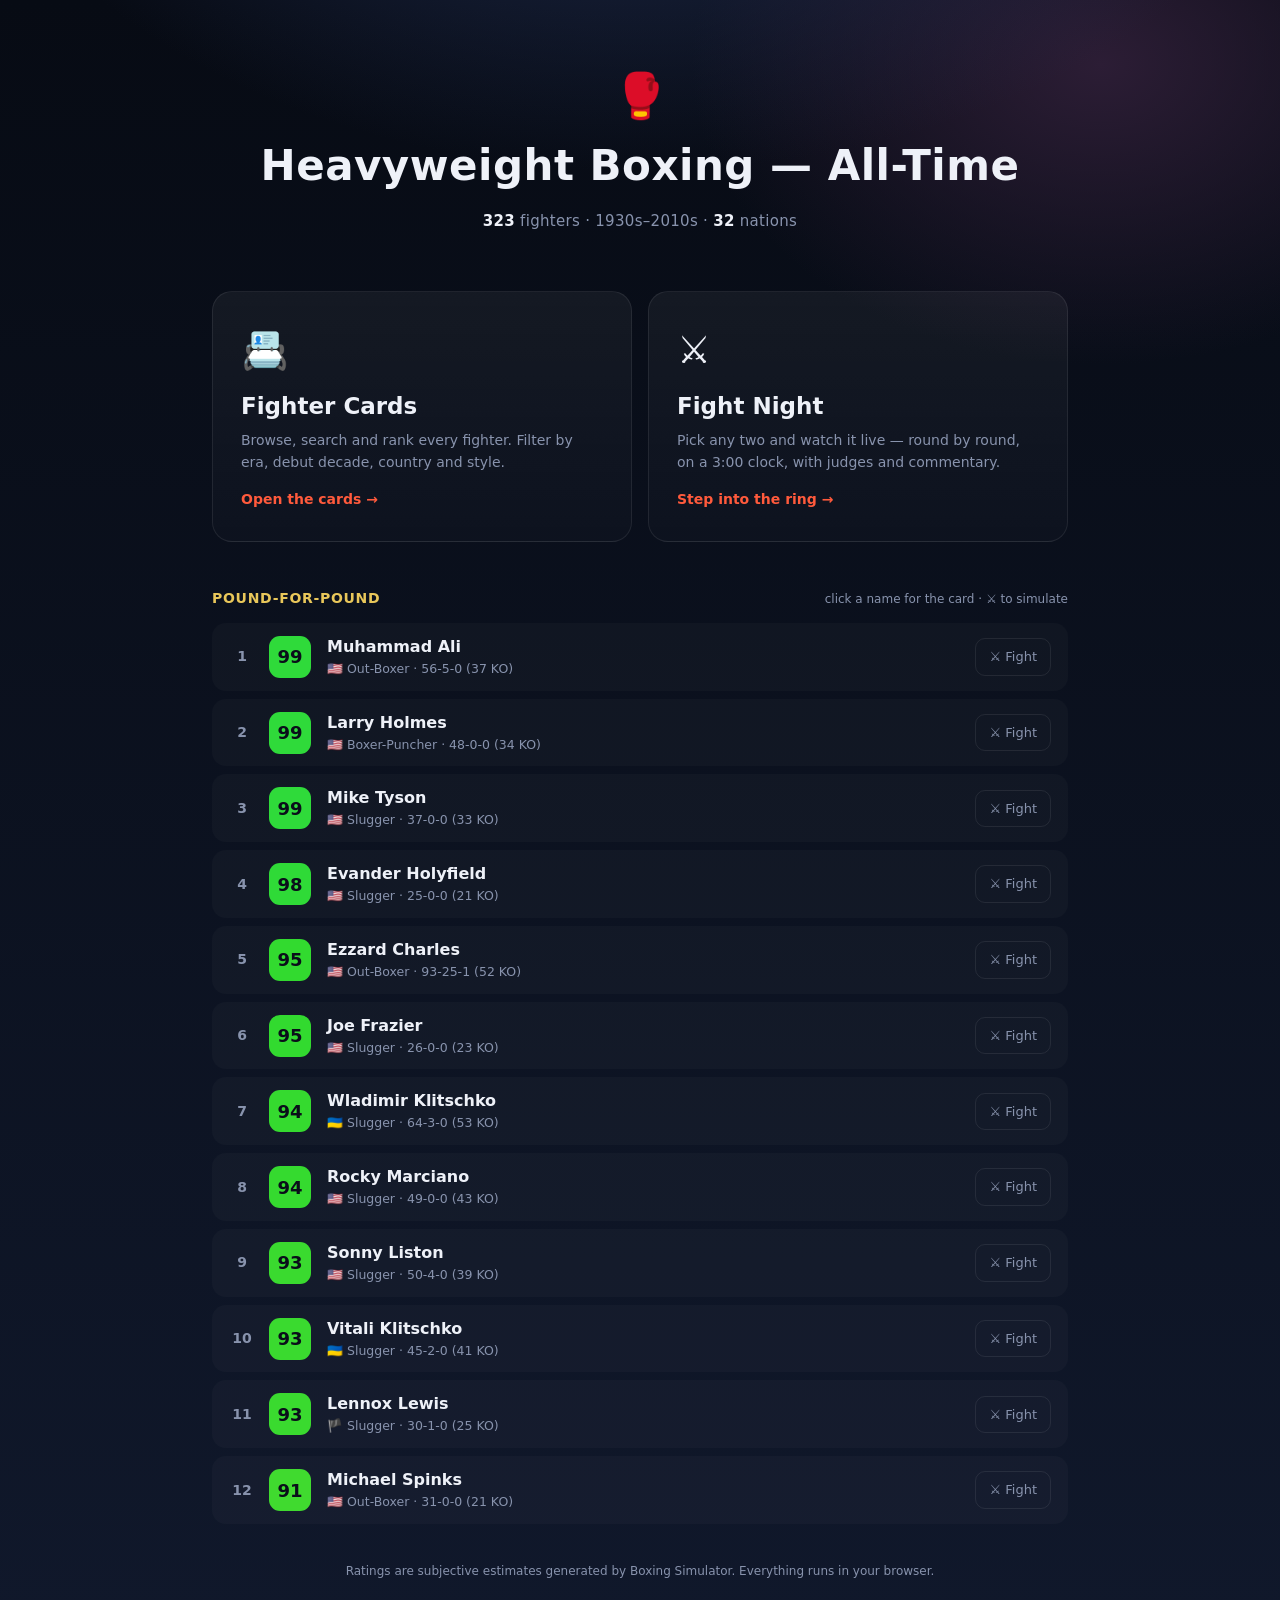
<file: rosters/index.html>
<!DOCTYPE html>
<html lang="en">
<head>
<meta charset="utf-8">
<meta name="viewport" content="width=device-width, initial-scale=1">
<title>Heavyweight Boxing — All-Time</title>
<style>
  :root{--bg0:#070b14;--bg1:#10182b;--line:rgba(255,255,255,.08);--text:#eef1f8;--muted:#8893ad;--accent:#ff5a3c;--gold:#e9c75a;}
  *{box-sizing:border-box;}
  body{margin:0;color:var(--text);font:15px/1.5 system-ui,-apple-system,"Segoe UI",Roboto,sans-serif;
    background:radial-gradient(1300px 900px at 50% -20%,#26345d 0,transparent 55%),radial-gradient(820px 600px at 86% 4%,#2c1d35 0,transparent 50%),linear-gradient(180deg,var(--bg0),var(--bg1));min-height:100vh;}
  .wrap{max-width:900px;margin:0 auto;padding:0 22px;}
  .hero{text-align:center;padding:74px 20px 26px;}
  .hero .glove{font-size:44px;line-height:1;}
  .hero h1{margin:16px 0 0;font-size:42px;font-weight:850;letter-spacing:.5px;}
  .hero .sub{color:var(--muted);font-size:15px;margin-top:13px;letter-spacing:.3px;}
  .hero .sub b{color:var(--text);}
  .tiles{display:grid;grid-template-columns:1fr 1fr;gap:16px;margin:32px 0 46px;}
  @media(max-width:640px){.tiles{grid-template-columns:1fr;}}
  .tile{display:block;text-decoration:none;color:inherit;border:1px solid var(--line);border-radius:20px;padding:30px 28px;
    background:linear-gradient(180deg,rgba(255,255,255,.05),rgba(255,255,255,.015));transition:transform .18s,border-color .18s,box-shadow .18s;}
  .tile:hover{transform:translateY(-5px);border-color:rgba(255,90,60,.5);box-shadow:0 26px 54px -30px rgba(0,0,0,.9);}
  .tile .ic{font-size:38px;}
  .tile .h{font-size:23px;font-weight:800;margin:10px 0 7px;}
  .tile .d{color:var(--muted);font-size:14px;line-height:1.55;}
  .tile .go{display:inline-block;margin-top:16px;color:var(--accent);font-weight:750;font-size:14px;}
  .p4p-head{display:flex;align-items:baseline;justify-content:space-between;gap:12px;margin:0 0 14px;flex-wrap:wrap;}
  .p4p-head h2{margin:0;font-size:14px;letter-spacing:.7px;text-transform:uppercase;color:var(--gold);}
  .p4p-head .note{color:var(--muted);font-size:12px;}
  .p4p{display:grid;gap:8px;}
  .row{display:grid;grid-template-columns:26px 44px 1fr auto;gap:14px;align-items:center;
    border-radius:14px;padding:11px 16px;background:rgba(255,255,255,.022);border:1px solid transparent;transition:background .15s,border-color .15s;}
  .row:hover{background:rgba(255,255,255,.05);border-color:var(--line);}
  .row .rk{color:var(--muted);font-weight:800;text-align:center;font-size:14px;}
  .ovr{width:42px;height:42px;border-radius:11px;display:grid;place-items:center;font-weight:850;font-size:18px;color:#0a0e1a;}
  .who a{color:var(--text);text-decoration:none;font-weight:700;font-size:16px;}
  .who a:hover{color:var(--accent);}
  .who .s{color:var(--muted);font-size:12.5px;margin-top:1px;}
  .fightlink{text-decoration:none;border:1px solid var(--line);border-radius:10px;padding:8px 13px;color:var(--muted);font-size:13px;white-space:nowrap;}
  .fightlink:hover{border-color:var(--accent);color:var(--text);}
  footer{color:var(--muted);font-size:12px;text-align:center;padding:38px 20px;}
</style>
</head>
<body>
<div class="wrap">
  <div class="hero">
    <div class="glove">&#129354;</div>
    <h1>Heavyweight Boxing — All-Time</h1>
    <div class="sub"><b>323</b> fighters &middot; 1930s–2010s &middot; <b>32</b> nations</div>
  </div>
  <div class="tiles">
    <a class="tile" href="heavyweights-master.html">
      <div class="ic">&#128199;</div><div class="h">Fighter Cards</div>
      <div class="d">Browse, search and rank every fighter. Filter by era, debut decade, country and style.</div>
      <span class="go">Open the cards &rarr;</span>
    </a>
    <a class="tile" href="fight-night.html">
      <div class="ic">&#9876;&#65039;</div><div class="h">Fight Night</div>
      <div class="d">Pick any two and watch it live &mdash; round by round, on a 3:00 clock, with judges and commentary.</div>
      <span class="go">Step into the ring &rarr;</span>
    </a>
  </div>
  <div class="p4p-head"><h2>Pound-for-Pound</h2><span class="note">click a name for the card &middot; &#9876;&#65039; to simulate</span></div>
  <div class="p4p" id="p4p"></div>
</div>
<footer>Ratings are subjective estimates generated by Boxing Simulator. Everything runs in your browser.</footer>
<script>
const TOP=[{"name":"Muhammad Ali","nickname":"The Greatest","country":"USA","style":"Out-Boxer","record":"56-5-0 (37 KO)","ovr":99},{"name":"Larry Holmes","nickname":"The Easton Assassin","country":"USA","style":"Boxer-Puncher","record":"48-0-0 (34 KO)","ovr":99},{"name":"Mike Tyson","nickname":"Iron","country":"USA","style":"Slugger","record":"37-0-0 (33 KO)","ovr":99},{"name":"Evander Holyfield","nickname":"The Real Deal","country":"USA","style":"Slugger","record":"25-0-0 (21 KO)","ovr":98},{"name":"Ezzard Charles","nickname":"The Cincinnati Cobra","country":"USA","style":"Out-Boxer","record":"93-25-1 (52 KO)","ovr":95},{"name":"Joe Frazier","nickname":"Smokin\u0027 Joe","country":"USA","style":"Slugger","record":"26-0-0 (23 KO)","ovr":95},{"name":"Wladimir Klitschko","nickname":"Dr. Steelhammer","country":"Ukraine","style":"Slugger","record":"64-3-0 (53 KO)","ovr":94},{"name":"Rocky Marciano","nickname":"The Brockton Blockbuster","country":"USA","style":"Slugger","record":"49-0-0 (43 KO)","ovr":94},{"name":"Sonny Liston","nickname":"The Big Bear","country":"USA","style":"Slugger","record":"50-4-0 (39 KO)","ovr":93},{"name":"Vitali Klitschko","nickname":"Dr. Ironfist","country":"Ukraine","style":"Slugger","record":"45-2-0 (41 KO)","ovr":93},{"name":"Lennox Lewis","nickname":"The Lion","country":"England","style":"Slugger","record":"30-1-0 (25 KO)","ovr":93},{"name":"Michael Spinks","nickname":"Jinx","country":"USA","style":"Out-Boxer","record":"31-0-0 (21 KO)","ovr":91}], CARDS="heavyweights-master.html", FIGHT="fight-night.html";
const color=v=>`hsl(${Math.round(v*1.25)} 70% 52%)`;
const FL={'USA':'🇺🇸','England':'🏴','Canada':'🇨🇦','Ukraine':'🇺🇦','Russia':'🇷🇺','Germany':'🇩🇪','Sweden':'🇸🇪','Italy':'🇮🇹'};
const flag=c=>c&&FL[c]?FL[c]+' ':'';
document.getElementById('p4p').innerHTML=TOP.map((f,i)=>`
  <div class="row">
    <div class="rk">${i+1}</div>
    <div class="ovr" style="background:${color(f.ovr)}">${f.ovr}</div>
    <div class="who"><a href="${CARDS}?q=${encodeURIComponent(f.name)}">${f.name}</a><div class="s">${flag(f.country)}${f.style} &middot; ${f.record}</div></div>
    <a class="fightlink" href="${FIGHT}?a=${encodeURIComponent(f.name)}">&#9876;&#65039; Fight</a>
  </div>`).join('');
</script>
</body>
</html>
</file>
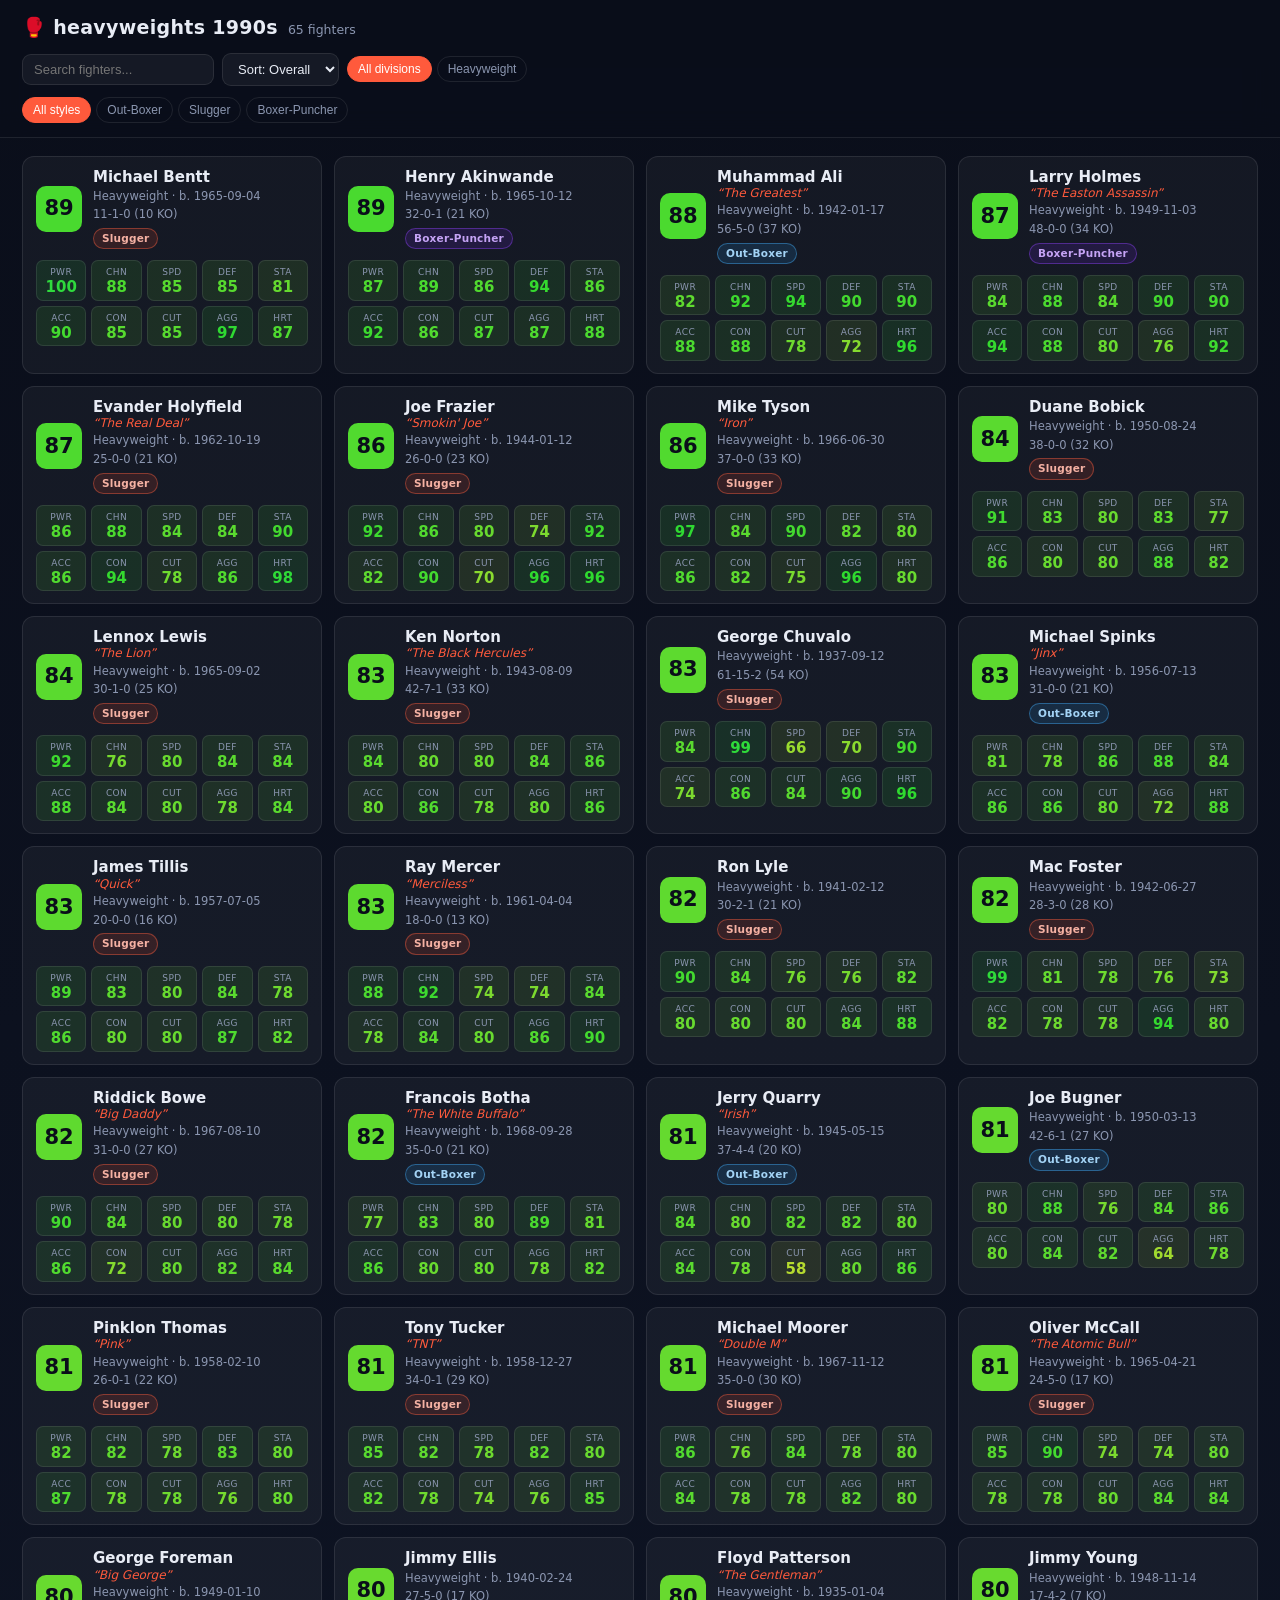
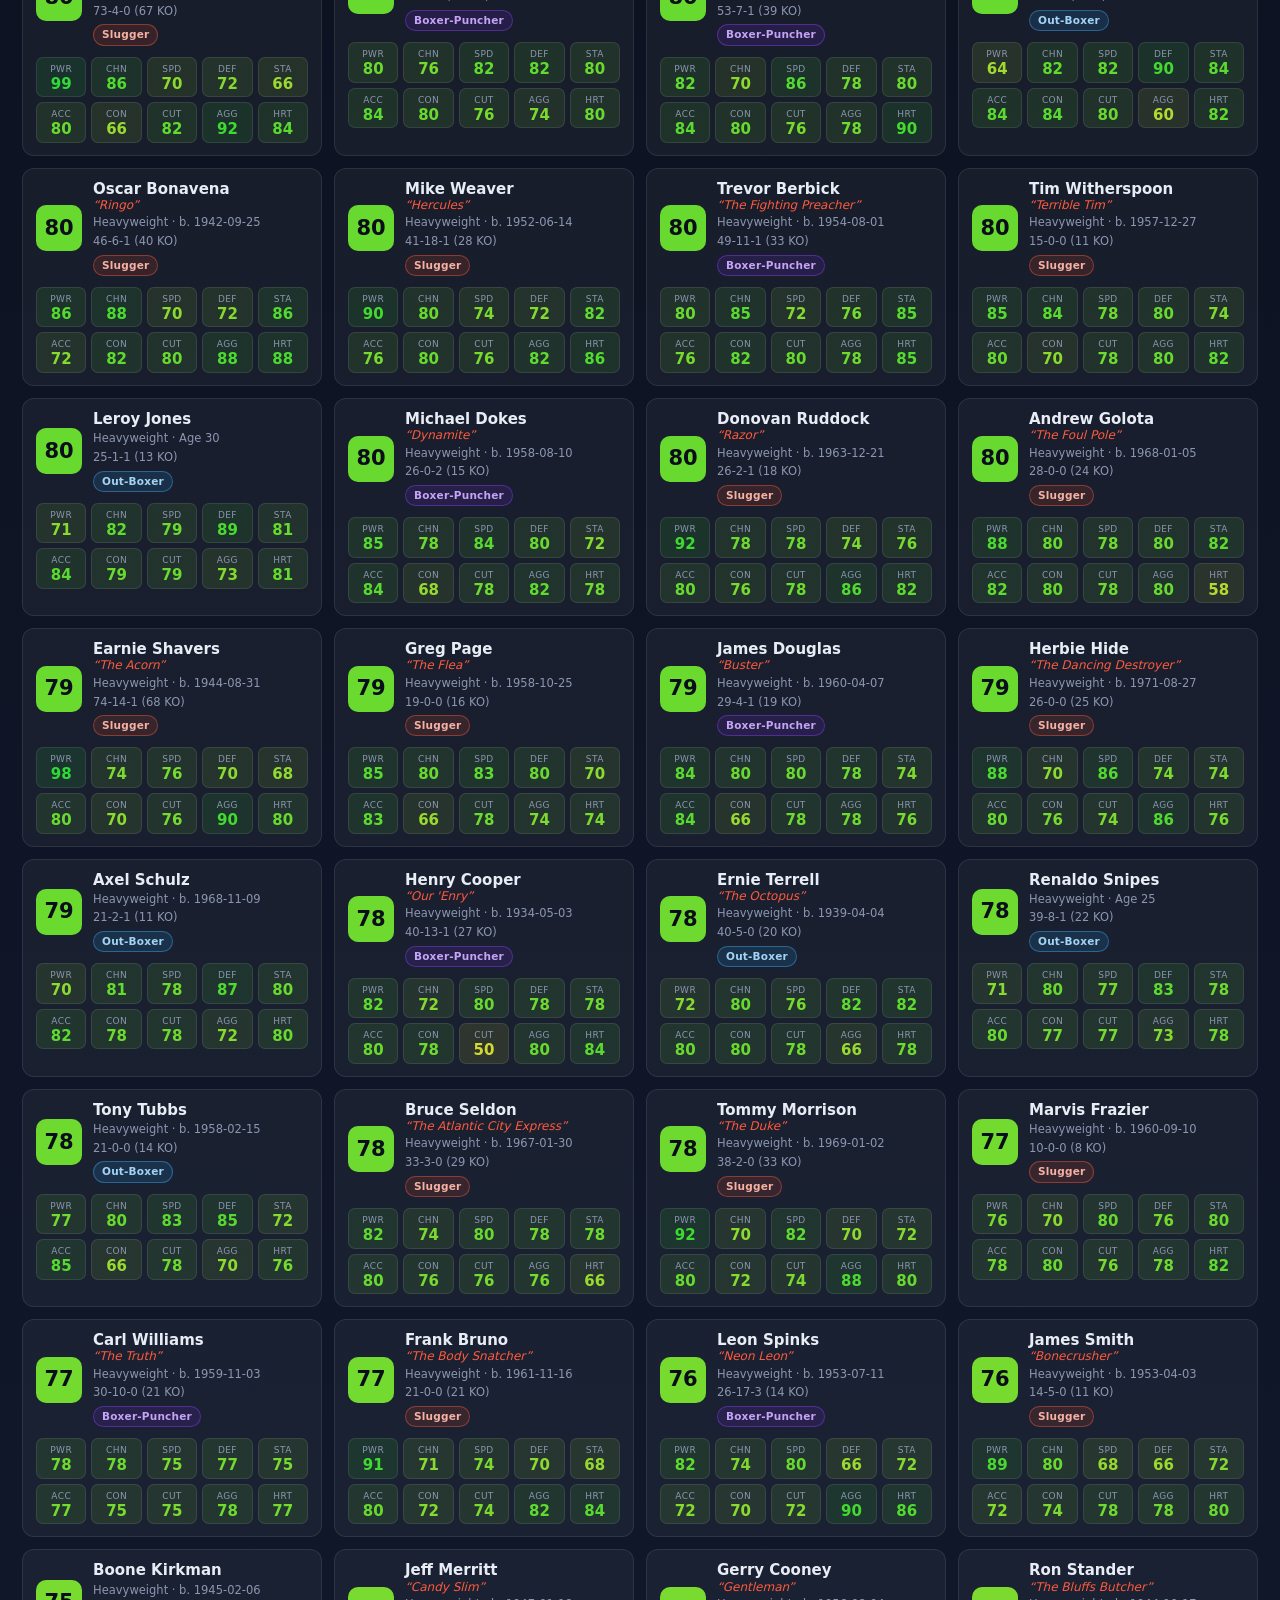
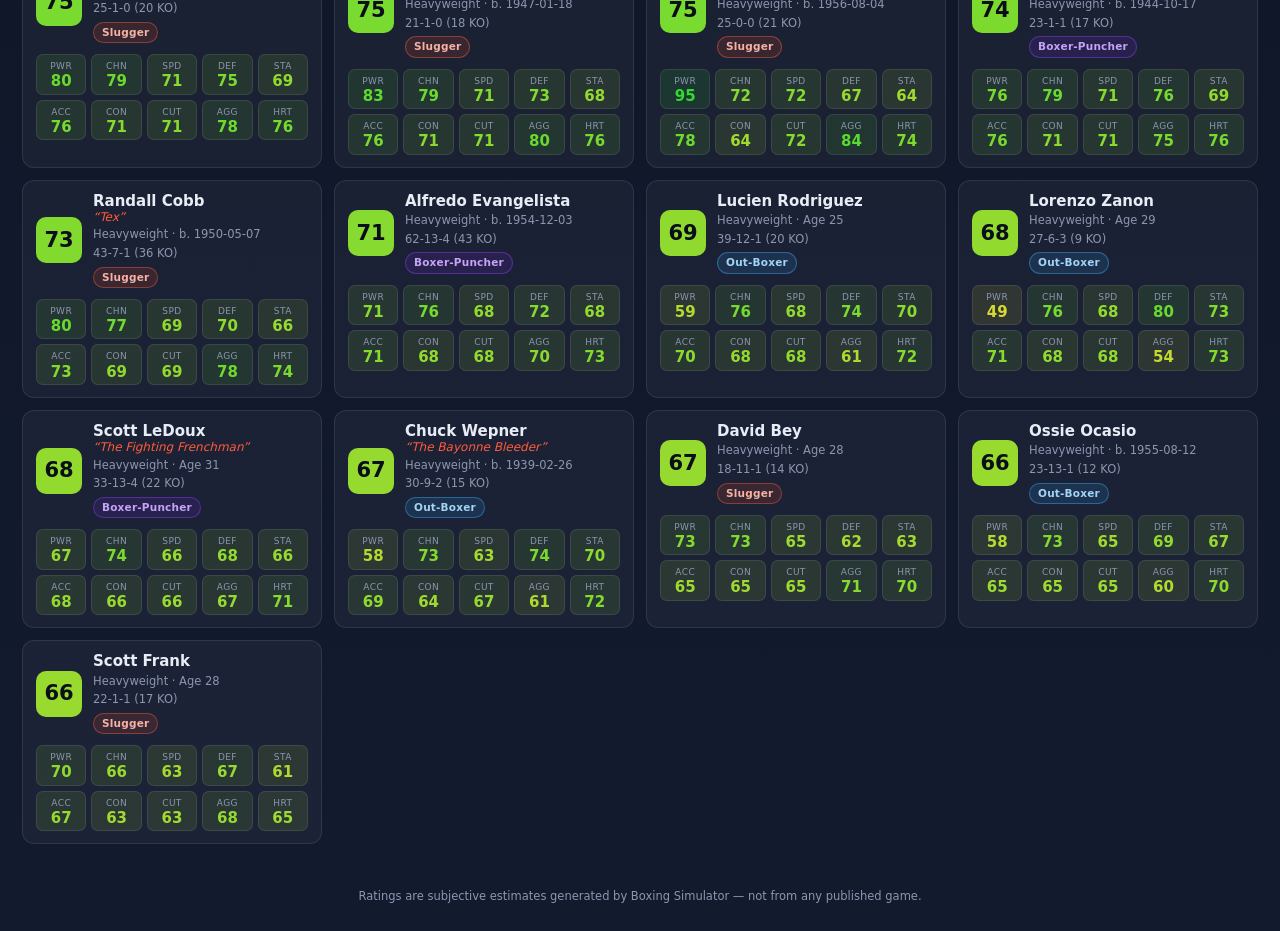
<file: rosters/all-time-heavyweights.html>
<!DOCTYPE html>
<html lang="en">
<head>
<meta charset="utf-8">
<meta name="viewport" content="width=device-width, initial-scale=1">
<title>heavyweights 1990s</title>
<style>
  :root {
    --bg0:#0a0e1a; --bg1:#121a2e; --card:rgba(255,255,255,.045); --line:rgba(255,255,255,.09);
    --text:#e8ecf5; --muted:#8b96b0; --accent:#ff5a3c;
  }
  * { box-sizing:border-box; }
  body {
    margin:0; color:var(--text); font:14px/1.45 system-ui,-apple-system,"Segoe UI",Roboto,sans-serif;
    background:radial-gradient(1100px 700px at 75% -10%, #1c2747 0%, transparent 60%), linear-gradient(180deg,var(--bg0),var(--bg1));
    min-height:100vh;
  }
  header {
    position:sticky; top:0; z-index:10; backdrop-filter:blur(14px);
    background:rgba(10,14,26,.74); border-bottom:1px solid var(--line); padding:14px 22px;
  }
  .title { display:flex; align-items:baseline; gap:10px; flex-wrap:wrap; }
  .title h1 { margin:0; font-size:19px; letter-spacing:.3px; }
  .title .count { color:var(--muted); font-size:12.5px; }
  .title .glove { color:var(--accent); }
  .controls { display:flex; gap:8px; flex-wrap:wrap; align-items:center; margin-top:11px; }
  input,select {
    background:rgba(255,255,255,.05); color:var(--text); border:1px solid var(--line);
    border-radius:9px; padding:7px 11px; font-size:13px; outline:none;
  }
  input { min-width:190px; }
  input:focus,select:focus { border-color:var(--accent); }
  .chips { display:flex; gap:5px; flex-wrap:wrap; }
  .chip {
    cursor:pointer; padding:5px 10px; border-radius:999px; border:1px solid var(--line);
    background:transparent; color:var(--muted); font-size:12px; transition:.15s;
  }
  .chip:hover { color:var(--text); }
  .chip.active { background:var(--accent); border-color:var(--accent); color:#fff; }
  main { padding:18px 22px; max-width:1500px; margin:0 auto; }
  .grid { display:grid; gap:12px; grid-template-columns:repeat(auto-fill,minmax(248px,1fr)); }

  .card {
    background:var(--card); border:1px solid var(--line); border-radius:12px; padding:12px 13px;
    transition:transform .15s, border-color .15s;
  }
  .card:hover { transform:translateY(-2px); border-color:rgba(255,90,60,.4); }
  .head { display:flex; gap:11px; align-items:center; }
  .ovr {
    flex:0 0 46px; width:46px; height:46px; border-radius:10px; display:grid; place-items:center;
    font-weight:750; font-size:21px; color:#0a0e1a; line-height:1;
  }
  .ident { min-width:0; flex:1; }
  .ident .name { font-weight:650; font-size:15px; line-height:1.15; }
  .ident .nick { color:var(--accent); font-size:12px; font-style:italic; line-height:1.2; }
  .ident .sub { color:var(--muted); font-size:11.5px; margin-top:2px; }
  .style { display:inline-block; margin-top:5px; padding:2px 8px; border-radius:999px;
    font-size:10.5px; font-weight:600; letter-spacing:.2px; cursor:help; }

  .tiles { display:grid; grid-template-columns:repeat(5,1fr); gap:5px; margin-top:11px; }
  .tile {
    border:1px solid var(--line); border-radius:7px; padding:5px 0 4px; text-align:center;
    background:var(--tc, rgba(255,255,255,.03));
  }
  .tile .k { display:block; font-size:9px; color:var(--muted); letter-spacing:.4px; }
  .tile .v { display:block; font-size:15px; font-weight:700; font-variant-numeric:tabular-nums; line-height:1.1; }

  .empty { color:var(--muted); text-align:center; padding:50px; }
  footer { color:var(--muted); font-size:11.5px; text-align:center; padding:26px; }
</style>
</head>
<body>
<header>
  <div class="title">
    <h1><span class="glove">&#129354;</span> heavyweights 1990s</h1>
    <span class="count" id="count"></span>
  </div>
  <div class="controls">
    <input id="search" type="search" placeholder="Search fighters...">
    <select id="sort">
      <option value="overall">Sort: Overall</option>
      <option value="name">Sort: Name</option>
      <option value="age">Sort: Age</option>
      <option value="power">Sort: Power</option>
      <option value="speed">Sort: Speed</option>
    </select>
    <div class="chips" id="chips"></div>
  </div>
  <div class="controls"><div class="chips" id="styleChips"></div></div>
</header>
<main><div class="grid" id="grid"></div></main>
<footer>Ratings are subjective estimates generated by Boxing Simulator &mdash; not from any published game.</footer>

<script>
const FIGHTERS = [{"name":"Muhammad Ali","nickname":"The Greatest","division":"Heavyweight","age":28,"dob":"1942-01-17","record":"56-5-0 (37 KO)","overall":88,"style":"Out-Boxer","styleDesc":"Fights at range behind the jab; movement and accuracy over power.","stats":[{"a":"PWR","t":"Power","v":82},{"a":"CHN","t":"Chin","v":92},{"a":"SPD","t":"Speed","v":94},{"a":"DEF","t":"Defense","v":90},{"a":"STA","t":"Stamina","v":90},{"a":"ACC","t":"Accuracy","v":88},{"a":"CON","t":"Conditioning","v":88},{"a":"CUT","t":"Cut Resist","v":78},{"a":"AGG","t":"Aggression","v":72},{"a":"HRT","t":"Heart","v":96}]},{"name":"Joe Frazier","nickname":"Smokin\u0027 Joe","division":"Heavyweight","age":27,"dob":"1944-01-12","record":"26-0-0 (23 KO)","overall":86,"style":"Slugger","styleDesc":"Huge power and comes to end it; defense is an afterthought.","stats":[{"a":"PWR","t":"Power","v":92},{"a":"CHN","t":"Chin","v":86},{"a":"SPD","t":"Speed","v":80},{"a":"DEF","t":"Defense","v":74},{"a":"STA","t":"Stamina","v":92},{"a":"ACC","t":"Accuracy","v":82},{"a":"CON","t":"Conditioning","v":90},{"a":"CUT","t":"Cut Resist","v":70},{"a":"AGG","t":"Aggression","v":96},{"a":"HRT","t":"Heart","v":96}]},{"name":"George Foreman","nickname":"Big George","division":"Heavyweight","age":45,"dob":"1949-01-10","record":"73-4-0 (67 KO)","overall":80,"style":"Slugger","styleDesc":"Huge power and comes to end it; defense is an afterthought.","stats":[{"a":"PWR","t":"Power","v":99},{"a":"CHN","t":"Chin","v":86},{"a":"SPD","t":"Speed","v":70},{"a":"DEF","t":"Defense","v":72},{"a":"STA","t":"Stamina","v":66},{"a":"ACC","t":"Accuracy","v":80},{"a":"CON","t":"Conditioning","v":66},{"a":"CUT","t":"Cut Resist","v":82},{"a":"AGG","t":"Aggression","v":92},{"a":"HRT","t":"Heart","v":84}]},{"name":"Ken Norton","nickname":"The Black Hercules","division":"Heavyweight","age":33,"dob":"1943-08-09","record":"42-7-1 (33 KO)","overall":83,"style":"Slugger","styleDesc":"Huge power and comes to end it; defense is an afterthought.","stats":[{"a":"PWR","t":"Power","v":84},{"a":"CHN","t":"Chin","v":80},{"a":"SPD","t":"Speed","v":80},{"a":"DEF","t":"Defense","v":84},{"a":"STA","t":"Stamina","v":86},{"a":"ACC","t":"Accuracy","v":80},{"a":"CON","t":"Conditioning","v":86},{"a":"CUT","t":"Cut Resist","v":78},{"a":"AGG","t":"Aggression","v":80},{"a":"HRT","t":"Heart","v":86}]},{"name":"Larry Holmes","nickname":"The Easton Assassin","division":"Heavyweight","age":32,"dob":"1949-11-03","record":"48-0-0 (34 KO)","overall":87,"style":"Boxer-Puncher","styleDesc":"Blends real boxing skill with genuine pop \u2014 adaptable.","stats":[{"a":"PWR","t":"Power","v":84},{"a":"CHN","t":"Chin","v":88},{"a":"SPD","t":"Speed","v":84},{"a":"DEF","t":"Defense","v":90},{"a":"STA","t":"Stamina","v":90},{"a":"ACC","t":"Accuracy","v":94},{"a":"CON","t":"Conditioning","v":88},{"a":"CUT","t":"Cut Resist","v":80},{"a":"AGG","t":"Aggression","v":76},{"a":"HRT","t":"Heart","v":92}]},{"name":"Jimmy Ellis","nickname":null,"division":"Heavyweight","age":30,"dob":"1940-02-24","record":"27-5-0 (17 KO)","overall":80,"style":"Boxer-Puncher","styleDesc":"Blends real boxing skill with genuine pop \u2014 adaptable.","stats":[{"a":"PWR","t":"Power","v":80},{"a":"CHN","t":"Chin","v":76},{"a":"SPD","t":"Speed","v":82},{"a":"DEF","t":"Defense","v":82},{"a":"STA","t":"Stamina","v":80},{"a":"ACC","t":"Accuracy","v":84},{"a":"CON","t":"Conditioning","v":80},{"a":"CUT","t":"Cut Resist","v":76},{"a":"AGG","t":"Aggression","v":74},{"a":"HRT","t":"Heart","v":80}]},{"name":"Floyd Patterson","nickname":"The Gentleman","division":"Heavyweight","age":37,"dob":"1935-01-04","record":"53-7-1 (39 KO)","overall":80,"style":"Boxer-Puncher","styleDesc":"Blends real boxing skill with genuine pop \u2014 adaptable.","stats":[{"a":"PWR","t":"Power","v":82},{"a":"CHN","t":"Chin","v":70},{"a":"SPD","t":"Speed","v":86},{"a":"DEF","t":"Defense","v":78},{"a":"STA","t":"Stamina","v":80},{"a":"ACC","t":"Accuracy","v":84},{"a":"CON","t":"Conditioning","v":80},{"a":"CUT","t":"Cut Resist","v":76},{"a":"AGG","t":"Aggression","v":78},{"a":"HRT","t":"Heart","v":90}]},{"name":"Jerry Quarry","nickname":"Irish","division":"Heavyweight","age":26,"dob":"1945-05-15","record":"37-4-4 (20 KO)","overall":81,"style":"Out-Boxer","styleDesc":"Fights at range behind the jab; movement and accuracy over power.","stats":[{"a":"PWR","t":"Power","v":84},{"a":"CHN","t":"Chin","v":80},{"a":"SPD","t":"Speed","v":82},{"a":"DEF","t":"Defense","v":82},{"a":"STA","t":"Stamina","v":80},{"a":"ACC","t":"Accuracy","v":84},{"a":"CON","t":"Conditioning","v":78},{"a":"CUT","t":"Cut Resist","v":58},{"a":"AGG","t":"Aggression","v":80},{"a":"HRT","t":"Heart","v":86}]},{"name":"Ron Lyle","nickname":null,"division":"Heavyweight","age":34,"dob":"1941-02-12","record":"30-2-1 (21 KO)","overall":82,"style":"Slugger","styleDesc":"Huge power and comes to end it; defense is an afterthought.","stats":[{"a":"PWR","t":"Power","v":90},{"a":"CHN","t":"Chin","v":84},{"a":"SPD","t":"Speed","v":76},{"a":"DEF","t":"Defense","v":76},{"a":"STA","t":"Stamina","v":82},{"a":"ACC","t":"Accuracy","v":80},{"a":"CON","t":"Conditioning","v":80},{"a":"CUT","t":"Cut Resist","v":80},{"a":"AGG","t":"Aggression","v":84},{"a":"HRT","t":"Heart","v":88}]},{"name":"Earnie Shavers","nickname":"The Acorn","division":"Heavyweight","age":34,"dob":"1944-08-31","record":"74-14-1 (68 KO)","overall":79,"style":"Slugger","styleDesc":"Huge power and comes to end it; defense is an afterthought.","stats":[{"a":"PWR","t":"Power","v":98},{"a":"CHN","t":"Chin","v":74},{"a":"SPD","t":"Speed","v":76},{"a":"DEF","t":"Defense","v":70},{"a":"STA","t":"Stamina","v":68},{"a":"ACC","t":"Accuracy","v":80},{"a":"CON","t":"Conditioning","v":70},{"a":"CUT","t":"Cut Resist","v":76},{"a":"AGG","t":"Aggression","v":90},{"a":"HRT","t":"Heart","v":80}]},{"name":"Jimmy Young","nickname":null,"division":"Heavyweight","age":28,"dob":"1948-11-14","record":"17-4-2 (7 KO)","overall":80,"style":"Out-Boxer","styleDesc":"Fights at range behind the jab; movement and accuracy over power.","stats":[{"a":"PWR","t":"Power","v":64},{"a":"CHN","t":"Chin","v":82},{"a":"SPD","t":"Speed","v":82},{"a":"DEF","t":"Defense","v":90},{"a":"STA","t":"Stamina","v":84},{"a":"ACC","t":"Accuracy","v":84},{"a":"CON","t":"Conditioning","v":84},{"a":"CUT","t":"Cut Resist","v":80},{"a":"AGG","t":"Aggression","v":60},{"a":"HRT","t":"Heart","v":82}]},{"name":"Joe Bugner","nickname":null,"division":"Heavyweight","age":25,"dob":"1950-03-13","record":"42-6-1 (27 KO)","overall":81,"style":"Out-Boxer","styleDesc":"Fights at range behind the jab; movement and accuracy over power.","stats":[{"a":"PWR","t":"Power","v":80},{"a":"CHN","t":"Chin","v":88},{"a":"SPD","t":"Speed","v":76},{"a":"DEF","t":"Defense","v":84},{"a":"STA","t":"Stamina","v":86},{"a":"ACC","t":"Accuracy","v":80},{"a":"CON","t":"Conditioning","v":84},{"a":"CUT","t":"Cut Resist","v":82},{"a":"AGG","t":"Aggression","v":64},{"a":"HRT","t":"Heart","v":78}]},{"name":"Oscar Bonavena","nickname":"Ringo","division":"Heavyweight","age":28,"dob":"1942-09-25","record":"46-6-1 (40 KO)","overall":80,"style":"Slugger","styleDesc":"Huge power and comes to end it; defense is an afterthought.","stats":[{"a":"PWR","t":"Power","v":86},{"a":"CHN","t":"Chin","v":88},{"a":"SPD","t":"Speed","v":70},{"a":"DEF","t":"Defense","v":72},{"a":"STA","t":"Stamina","v":86},{"a":"ACC","t":"Accuracy","v":72},{"a":"CON","t":"Conditioning","v":82},{"a":"CUT","t":"Cut Resist","v":80},{"a":"AGG","t":"Aggression","v":88},{"a":"HRT","t":"Heart","v":88}]},{"name":"George Chuvalo","nickname":null,"division":"Heavyweight","age":33,"dob":"1937-09-12","record":"61-15-2 (54 KO)","overall":83,"style":"Slugger","styleDesc":"Huge power and comes to end it; defense is an afterthought.","stats":[{"a":"PWR","t":"Power","v":84},{"a":"CHN","t":"Chin","v":99},{"a":"SPD","t":"Speed","v":66},{"a":"DEF","t":"Defense","v":70},{"a":"STA","t":"Stamina","v":90},{"a":"ACC","t":"Accuracy","v":74},{"a":"CON","t":"Conditioning","v":86},{"a":"CUT","t":"Cut Resist","v":84},{"a":"AGG","t":"Aggression","v":90},{"a":"HRT","t":"Heart","v":96}]},{"name":"Henry Cooper","nickname":"Our \u0027Enry","division":"Heavyweight","age":36,"dob":"1934-05-03","record":"40-13-1 (27 KO)","overall":78,"style":"Boxer-Puncher","styleDesc":"Blends real boxing skill with genuine pop \u2014 adaptable.","stats":[{"a":"PWR","t":"Power","v":82},{"a":"CHN","t":"Chin","v":72},{"a":"SPD","t":"Speed","v":80},{"a":"DEF","t":"Defense","v":78},{"a":"STA","t":"Stamina","v":78},{"a":"ACC","t":"Accuracy","v":80},{"a":"CON","t":"Conditioning","v":78},{"a":"CUT","t":"Cut Resist","v":50},{"a":"AGG","t":"Aggression","v":80},{"a":"HRT","t":"Heart","v":84}]},{"name":"Ernie Terrell","nickname":"The Octopus","division":"Heavyweight","age":31,"dob":"1939-04-04","record":"40-5-0 (20 KO)","overall":78,"style":"Out-Boxer","styleDesc":"Fights at range behind the jab; movement and accuracy over power.","stats":[{"a":"PWR","t":"Power","v":72},{"a":"CHN","t":"Chin","v":80},{"a":"SPD","t":"Speed","v":76},{"a":"DEF","t":"Defense","v":82},{"a":"STA","t":"Stamina","v":82},{"a":"ACC","t":"Accuracy","v":80},{"a":"CON","t":"Conditioning","v":80},{"a":"CUT","t":"Cut Resist","v":78},{"a":"AGG","t":"Aggression","v":66},{"a":"HRT","t":"Heart","v":78}]},{"name":"Mac Foster","nickname":null,"division":"Heavyweight","age":29,"dob":"1942-06-27","record":"28-3-0 (28 KO)","overall":82,"style":"Slugger","styleDesc":"Huge power and comes to end it; defense is an afterthought.","stats":[{"a":"PWR","t":"Power","v":99},{"a":"CHN","t":"Chin","v":81},{"a":"SPD","t":"Speed","v":78},{"a":"DEF","t":"Defense","v":76},{"a":"STA","t":"Stamina","v":73},{"a":"ACC","t":"Accuracy","v":82},{"a":"CON","t":"Conditioning","v":78},{"a":"CUT","t":"Cut Resist","v":78},{"a":"AGG","t":"Aggression","v":94},{"a":"HRT","t":"Heart","v":80}]},{"name":"Chuck Wepner","nickname":"The Bayonne Bleeder","division":"Heavyweight","age":36,"dob":"1939-02-26","record":"30-9-2 (15 KO)","overall":67,"style":"Out-Boxer","styleDesc":"Fights at range behind the jab; movement and accuracy over power.","stats":[{"a":"PWR","t":"Power","v":58},{"a":"CHN","t":"Chin","v":73},{"a":"SPD","t":"Speed","v":63},{"a":"DEF","t":"Defense","v":74},{"a":"STA","t":"Stamina","v":70},{"a":"ACC","t":"Accuracy","v":69},{"a":"CON","t":"Conditioning","v":64},{"a":"CUT","t":"Cut Resist","v":67},{"a":"AGG","t":"Aggression","v":61},{"a":"HRT","t":"Heart","v":72}]},{"name":"Duane Bobick","nickname":null,"division":"Heavyweight","age":26,"dob":"1950-08-24","record":"38-0-0 (32 KO)","overall":84,"style":"Slugger","styleDesc":"Huge power and comes to end it; defense is an afterthought.","stats":[{"a":"PWR","t":"Power","v":91},{"a":"CHN","t":"Chin","v":83},{"a":"SPD","t":"Speed","v":80},{"a":"DEF","t":"Defense","v":83},{"a":"STA","t":"Stamina","v":77},{"a":"ACC","t":"Accuracy","v":86},{"a":"CON","t":"Conditioning","v":80},{"a":"CUT","t":"Cut Resist","v":80},{"a":"AGG","t":"Aggression","v":88},{"a":"HRT","t":"Heart","v":82}]},{"name":"Ron Stander","nickname":"The Bluffs Butcher","division":"Heavyweight","age":27,"dob":"1944-10-17","record":"23-1-1 (17 KO)","overall":74,"style":"Boxer-Puncher","styleDesc":"Blends real boxing skill with genuine pop \u2014 adaptable.","stats":[{"a":"PWR","t":"Power","v":76},{"a":"CHN","t":"Chin","v":79},{"a":"SPD","t":"Speed","v":71},{"a":"DEF","t":"Defense","v":76},{"a":"STA","t":"Stamina","v":69},{"a":"ACC","t":"Accuracy","v":76},{"a":"CON","t":"Conditioning","v":71},{"a":"CUT","t":"Cut Resist","v":71},{"a":"AGG","t":"Aggression","v":75},{"a":"HRT","t":"Heart","v":76}]},{"name":"Boone Kirkman","nickname":null,"division":"Heavyweight","age":25,"dob":"1945-02-06","record":"25-1-0 (20 KO)","overall":75,"style":"Slugger","styleDesc":"Huge power and comes to end it; defense is an afterthought.","stats":[{"a":"PWR","t":"Power","v":80},{"a":"CHN","t":"Chin","v":79},{"a":"SPD","t":"Speed","v":71},{"a":"DEF","t":"Defense","v":75},{"a":"STA","t":"Stamina","v":69},{"a":"ACC","t":"Accuracy","v":76},{"a":"CON","t":"Conditioning","v":71},{"a":"CUT","t":"Cut Resist","v":71},{"a":"AGG","t":"Aggression","v":78},{"a":"HRT","t":"Heart","v":76}]},{"name":"Jeff Merritt","nickname":"Candy Slim","division":"Heavyweight","age":27,"dob":"1947-01-18","record":"21-1-0 (18 KO)","overall":75,"style":"Slugger","styleDesc":"Huge power and comes to end it; defense is an afterthought.","stats":[{"a":"PWR","t":"Power","v":83},{"a":"CHN","t":"Chin","v":79},{"a":"SPD","t":"Speed","v":71},{"a":"DEF","t":"Defense","v":73},{"a":"STA","t":"Stamina","v":68},{"a":"ACC","t":"Accuracy","v":76},{"a":"CON","t":"Conditioning","v":71},{"a":"CUT","t":"Cut Resist","v":71},{"a":"AGG","t":"Aggression","v":80},{"a":"HRT","t":"Heart","v":76}]},{"name":"Mike Weaver","nickname":"Hercules","division":"Heavyweight","age":27,"dob":"1952-06-14","record":"41-18-1 (28 KO)","overall":80,"style":"Slugger","styleDesc":"Huge power and comes to end it; defense is an afterthought.","stats":[{"a":"PWR","t":"Power","v":90},{"a":"CHN","t":"Chin","v":80},{"a":"SPD","t":"Speed","v":74},{"a":"DEF","t":"Defense","v":72},{"a":"STA","t":"Stamina","v":82},{"a":"ACC","t":"Accuracy","v":76},{"a":"CON","t":"Conditioning","v":80},{"a":"CUT","t":"Cut Resist","v":76},{"a":"AGG","t":"Aggression","v":82},{"a":"HRT","t":"Heart","v":86}]},{"name":"Trevor Berbick","nickname":"The Fighting Preacher","division":"Heavyweight","age":27,"dob":"1954-08-01","record":"49-11-1 (33 KO)","overall":80,"style":"Boxer-Puncher","styleDesc":"Blends real boxing skill with genuine pop \u2014 adaptable.","stats":[{"a":"PWR","t":"Power","v":80},{"a":"CHN","t":"Chin","v":85},{"a":"SPD","t":"Speed","v":72},{"a":"DEF","t":"Defense","v":76},{"a":"STA","t":"Stamina","v":85},{"a":"ACC","t":"Accuracy","v":76},{"a":"CON","t":"Conditioning","v":82},{"a":"CUT","t":"Cut Resist","v":80},{"a":"AGG","t":"Aggression","v":78},{"a":"HRT","t":"Heart","v":85}]},{"name":"Leon Spinks","nickname":"Neon Leon","division":"Heavyweight","age":28,"dob":"1953-07-11","record":"26-17-3 (14 KO)","overall":76,"style":"Boxer-Puncher","styleDesc":"Blends real boxing skill with genuine pop \u2014 adaptable.","stats":[{"a":"PWR","t":"Power","v":82},{"a":"CHN","t":"Chin","v":74},{"a":"SPD","t":"Speed","v":80},{"a":"DEF","t":"Defense","v":66},{"a":"STA","t":"Stamina","v":72},{"a":"ACC","t":"Accuracy","v":72},{"a":"CON","t":"Conditioning","v":70},{"a":"CUT","t":"Cut Resist","v":72},{"a":"AGG","t":"Aggression","v":90},{"a":"HRT","t":"Heart","v":86}]},{"name":"Gerry Cooney","nickname":"Gentleman","division":"Heavyweight","age":25,"dob":"1956-08-04","record":"25-0-0 (21 KO)","overall":75,"style":"Slugger","styleDesc":"Huge power and comes to end it; defense is an afterthought.","stats":[{"a":"PWR","t":"Power","v":95},{"a":"CHN","t":"Chin","v":72},{"a":"SPD","t":"Speed","v":72},{"a":"DEF","t":"Defense","v":67},{"a":"STA","t":"Stamina","v":64},{"a":"ACC","t":"Accuracy","v":78},{"a":"CON","t":"Conditioning","v":64},{"a":"CUT","t":"Cut Resist","v":72},{"a":"AGG","t":"Aggression","v":84},{"a":"HRT","t":"Heart","v":74}]},{"name":"Tim Witherspoon","nickname":"Terrible Tim","division":"Heavyweight","age":25,"dob":"1957-12-27","record":"15-0-0 (11 KO)","overall":80,"style":"Slugger","styleDesc":"Huge power and comes to end it; defense is an afterthought.","stats":[{"a":"PWR","t":"Power","v":85},{"a":"CHN","t":"Chin","v":84},{"a":"SPD","t":"Speed","v":78},{"a":"DEF","t":"Defense","v":80},{"a":"STA","t":"Stamina","v":74},{"a":"ACC","t":"Accuracy","v":80},{"a":"CON","t":"Conditioning","v":70},{"a":"CUT","t":"Cut Resist","v":78},{"a":"AGG","t":"Aggression","v":80},{"a":"HRT","t":"Heart","v":82}]},{"name":"Marvis Frazier","nickname":null,"division":"Heavyweight","age":23,"dob":"1960-09-10","record":"10-0-0 (8 KO)","overall":77,"style":"Slugger","styleDesc":"Huge power and comes to end it; defense is an afterthought.","stats":[{"a":"PWR","t":"Power","v":76},{"a":"CHN","t":"Chin","v":70},{"a":"SPD","t":"Speed","v":80},{"a":"DEF","t":"Defense","v":76},{"a":"STA","t":"Stamina","v":80},{"a":"ACC","t":"Accuracy","v":78},{"a":"CON","t":"Conditioning","v":80},{"a":"CUT","t":"Cut Resist","v":76},{"a":"AGG","t":"Aggression","v":78},{"a":"HRT","t":"Heart","v":82}]},{"name":"James Smith","nickname":"Bonecrusher","division":"Heavyweight","age":31,"dob":"1953-04-03","record":"14-5-0 (11 KO)","overall":76,"style":"Slugger","styleDesc":"Huge power and comes to end it; defense is an afterthought.","stats":[{"a":"PWR","t":"Power","v":89},{"a":"CHN","t":"Chin","v":80},{"a":"SPD","t":"Speed","v":68},{"a":"DEF","t":"Defense","v":66},{"a":"STA","t":"Stamina","v":72},{"a":"ACC","t":"Accuracy","v":72},{"a":"CON","t":"Conditioning","v":74},{"a":"CUT","t":"Cut Resist","v":78},{"a":"AGG","t":"Aggression","v":78},{"a":"HRT","t":"Heart","v":80}]},{"name":"Alfredo Evangelista","nickname":null,"division":"Heavyweight","age":24,"dob":"1954-12-03","record":"62-13-4 (43 KO)","overall":71,"style":"Boxer-Puncher","styleDesc":"Blends real boxing skill with genuine pop \u2014 adaptable.","stats":[{"a":"PWR","t":"Power","v":71},{"a":"CHN","t":"Chin","v":76},{"a":"SPD","t":"Speed","v":68},{"a":"DEF","t":"Defense","v":72},{"a":"STA","t":"Stamina","v":68},{"a":"ACC","t":"Accuracy","v":71},{"a":"CON","t":"Conditioning","v":68},{"a":"CUT","t":"Cut Resist","v":68},{"a":"AGG","t":"Aggression","v":70},{"a":"HRT","t":"Heart","v":73}]},{"name":"Ossie Ocasio","nickname":null,"division":"Heavyweight","age":23,"dob":"1955-08-12","record":"23-13-1 (12 KO)","overall":66,"style":"Out-Boxer","styleDesc":"Fights at range behind the jab; movement and accuracy over power.","stats":[{"a":"PWR","t":"Power","v":58},{"a":"CHN","t":"Chin","v":73},{"a":"SPD","t":"Speed","v":65},{"a":"DEF","t":"Defense","v":69},{"a":"STA","t":"Stamina","v":67},{"a":"ACC","t":"Accuracy","v":65},{"a":"CON","t":"Conditioning","v":65},{"a":"CUT","t":"Cut Resist","v":65},{"a":"AGG","t":"Aggression","v":60},{"a":"HRT","t":"Heart","v":70}]},{"name":"Lorenzo Zanon","nickname":null,"division":"Heavyweight","age":29,"dob":null,"record":"27-6-3 (9 KO)","overall":68,"style":"Out-Boxer","styleDesc":"Fights at range behind the jab; movement and accuracy over power.","stats":[{"a":"PWR","t":"Power","v":49},{"a":"CHN","t":"Chin","v":76},{"a":"SPD","t":"Speed","v":68},{"a":"DEF","t":"Defense","v":80},{"a":"STA","t":"Stamina","v":73},{"a":"ACC","t":"Accuracy","v":71},{"a":"CON","t":"Conditioning","v":68},{"a":"CUT","t":"Cut Resist","v":68},{"a":"AGG","t":"Aggression","v":54},{"a":"HRT","t":"Heart","v":73}]},{"name":"Leroy Jones","nickname":null,"division":"Heavyweight","age":30,"dob":null,"record":"25-1-1 (13 KO)","overall":80,"style":"Out-Boxer","styleDesc":"Fights at range behind the jab; movement and accuracy over power.","stats":[{"a":"PWR","t":"Power","v":71},{"a":"CHN","t":"Chin","v":82},{"a":"SPD","t":"Speed","v":79},{"a":"DEF","t":"Defense","v":89},{"a":"STA","t":"Stamina","v":81},{"a":"ACC","t":"Accuracy","v":84},{"a":"CON","t":"Conditioning","v":79},{"a":"CUT","t":"Cut Resist","v":79},{"a":"AGG","t":"Aggression","v":73},{"a":"HRT","t":"Heart","v":81}]},{"name":"Scott LeDoux","nickname":"The Fighting Frenchman","division":"Heavyweight","age":31,"dob":null,"record":"33-13-4 (22 KO)","overall":68,"style":"Boxer-Puncher","styleDesc":"Blends real boxing skill with genuine pop \u2014 adaptable.","stats":[{"a":"PWR","t":"Power","v":67},{"a":"CHN","t":"Chin","v":74},{"a":"SPD","t":"Speed","v":66},{"a":"DEF","t":"Defense","v":68},{"a":"STA","t":"Stamina","v":66},{"a":"ACC","t":"Accuracy","v":68},{"a":"CON","t":"Conditioning","v":66},{"a":"CUT","t":"Cut Resist","v":66},{"a":"AGG","t":"Aggression","v":67},{"a":"HRT","t":"Heart","v":71}]},{"name":"Renaldo Snipes","nickname":null,"division":"Heavyweight","age":25,"dob":null,"record":"39-8-1 (22 KO)","overall":78,"style":"Out-Boxer","styleDesc":"Fights at range behind the jab; movement and accuracy over power.","stats":[{"a":"PWR","t":"Power","v":71},{"a":"CHN","t":"Chin","v":80},{"a":"SPD","t":"Speed","v":77},{"a":"DEF","t":"Defense","v":83},{"a":"STA","t":"Stamina","v":78},{"a":"ACC","t":"Accuracy","v":80},{"a":"CON","t":"Conditioning","v":77},{"a":"CUT","t":"Cut Resist","v":77},{"a":"AGG","t":"Aggression","v":73},{"a":"HRT","t":"Heart","v":78}]},{"name":"Randall Cobb","nickname":"Tex","division":"Heavyweight","age":28,"dob":"1950-05-07","record":"43-7-1 (36 KO)","overall":73,"style":"Slugger","styleDesc":"Huge power and comes to end it; defense is an afterthought.","stats":[{"a":"PWR","t":"Power","v":80},{"a":"CHN","t":"Chin","v":77},{"a":"SPD","t":"Speed","v":69},{"a":"DEF","t":"Defense","v":70},{"a":"STA","t":"Stamina","v":66},{"a":"ACC","t":"Accuracy","v":73},{"a":"CON","t":"Conditioning","v":69},{"a":"CUT","t":"Cut Resist","v":69},{"a":"AGG","t":"Aggression","v":78},{"a":"HRT","t":"Heart","v":74}]},{"name":"Lucien Rodriguez","nickname":null,"division":"Heavyweight","age":25,"dob":null,"record":"39-12-1 (20 KO)","overall":69,"style":"Out-Boxer","styleDesc":"Fights at range behind the jab; movement and accuracy over power.","stats":[{"a":"PWR","t":"Power","v":59},{"a":"CHN","t":"Chin","v":76},{"a":"SPD","t":"Speed","v":68},{"a":"DEF","t":"Defense","v":74},{"a":"STA","t":"Stamina","v":70},{"a":"ACC","t":"Accuracy","v":70},{"a":"CON","t":"Conditioning","v":68},{"a":"CUT","t":"Cut Resist","v":68},{"a":"AGG","t":"Aggression","v":61},{"a":"HRT","t":"Heart","v":72}]},{"name":"Scott Frank","nickname":null,"division":"Heavyweight","age":28,"dob":null,"record":"22-1-1 (17 KO)","overall":66,"style":"Slugger","styleDesc":"Huge power and comes to end it; defense is an afterthought.","stats":[{"a":"PWR","t":"Power","v":70},{"a":"CHN","t":"Chin","v":66},{"a":"SPD","t":"Speed","v":63},{"a":"DEF","t":"Defense","v":67},{"a":"STA","t":"Stamina","v":61},{"a":"ACC","t":"Accuracy","v":67},{"a":"CON","t":"Conditioning","v":63},{"a":"CUT","t":"Cut Resist","v":63},{"a":"AGG","t":"Aggression","v":68},{"a":"HRT","t":"Heart","v":65}]},{"name":"David Bey","nickname":null,"division":"Heavyweight","age":28,"dob":null,"record":"18-11-1 (14 KO)","overall":67,"style":"Slugger","styleDesc":"Huge power and comes to end it; defense is an afterthought.","stats":[{"a":"PWR","t":"Power","v":73},{"a":"CHN","t":"Chin","v":73},{"a":"SPD","t":"Speed","v":65},{"a":"DEF","t":"Defense","v":62},{"a":"STA","t":"Stamina","v":63},{"a":"ACC","t":"Accuracy","v":65},{"a":"CON","t":"Conditioning","v":65},{"a":"CUT","t":"Cut Resist","v":65},{"a":"AGG","t":"Aggression","v":71},{"a":"HRT","t":"Heart","v":70}]},{"name":"Carl Williams","nickname":"The Truth","division":"Heavyweight","age":25,"dob":"1959-11-03","record":"30-10-0 (21 KO)","overall":77,"style":"Boxer-Puncher","styleDesc":"Blends real boxing skill with genuine pop \u2014 adaptable.","stats":[{"a":"PWR","t":"Power","v":78},{"a":"CHN","t":"Chin","v":78},{"a":"SPD","t":"Speed","v":75},{"a":"DEF","t":"Defense","v":77},{"a":"STA","t":"Stamina","v":75},{"a":"ACC","t":"Accuracy","v":77},{"a":"CON","t":"Conditioning","v":75},{"a":"CUT","t":"Cut Resist","v":75},{"a":"AGG","t":"Aggression","v":78},{"a":"HRT","t":"Heart","v":77}]},{"name":"Mike Tyson","nickname":"Iron","division":"Heavyweight","age":22,"dob":"1966-06-30","record":"37-0-0 (33 KO)","overall":86,"style":"Slugger","styleDesc":"Huge power and comes to end it; defense is an afterthought.","stats":[{"a":"PWR","t":"Power","v":97},{"a":"CHN","t":"Chin","v":84},{"a":"SPD","t":"Speed","v":90},{"a":"DEF","t":"Defense","v":82},{"a":"STA","t":"Stamina","v":80},{"a":"ACC","t":"Accuracy","v":86},{"a":"CON","t":"Conditioning","v":82},{"a":"CUT","t":"Cut Resist","v":75},{"a":"AGG","t":"Aggression","v":96},{"a":"HRT","t":"Heart","v":80}]},{"name":"Michael Spinks","nickname":"Jinx","division":"Heavyweight","age":31,"dob":"1956-07-13","record":"31-0-0 (21 KO)","overall":83,"style":"Out-Boxer","styleDesc":"Fights at range behind the jab; movement and accuracy over power.","stats":[{"a":"PWR","t":"Power","v":81},{"a":"CHN","t":"Chin","v":78},{"a":"SPD","t":"Speed","v":86},{"a":"DEF","t":"Defense","v":88},{"a":"STA","t":"Stamina","v":84},{"a":"ACC","t":"Accuracy","v":86},{"a":"CON","t":"Conditioning","v":86},{"a":"CUT","t":"Cut Resist","v":80},{"a":"AGG","t":"Aggression","v":72},{"a":"HRT","t":"Heart","v":88}]},{"name":"Frank Bruno","nickname":"The Body Snatcher","division":"Heavyweight","age":22,"dob":"1961-11-16","record":"21-0-0 (21 KO)","overall":77,"style":"Slugger","styleDesc":"Huge power and comes to end it; defense is an afterthought.","stats":[{"a":"PWR","t":"Power","v":91},{"a":"CHN","t":"Chin","v":71},{"a":"SPD","t":"Speed","v":74},{"a":"DEF","t":"Defense","v":70},{"a":"STA","t":"Stamina","v":68},{"a":"ACC","t":"Accuracy","v":80},{"a":"CON","t":"Conditioning","v":72},{"a":"CUT","t":"Cut Resist","v":74},{"a":"AGG","t":"Aggression","v":82},{"a":"HRT","t":"Heart","v":84}]},{"name":"Pinklon Thomas","nickname":"Pink","division":"Heavyweight","age":26,"dob":"1958-02-10","record":"26-0-1 (22 KO)","overall":81,"style":"Slugger","styleDesc":"Huge power and comes to end it; defense is an afterthought.","stats":[{"a":"PWR","t":"Power","v":82},{"a":"CHN","t":"Chin","v":82},{"a":"SPD","t":"Speed","v":78},{"a":"DEF","t":"Defense","v":83},{"a":"STA","t":"Stamina","v":80},{"a":"ACC","t":"Accuracy","v":87},{"a":"CON","t":"Conditioning","v":78},{"a":"CUT","t":"Cut Resist","v":78},{"a":"AGG","t":"Aggression","v":76},{"a":"HRT","t":"Heart","v":80}]},{"name":"Greg Page","nickname":"The Flea","division":"Heavyweight","age":23,"dob":"1958-10-25","record":"19-0-0 (16 KO)","overall":79,"style":"Slugger","styleDesc":"Huge power and comes to end it; defense is an afterthought.","stats":[{"a":"PWR","t":"Power","v":85},{"a":"CHN","t":"Chin","v":80},{"a":"SPD","t":"Speed","v":83},{"a":"DEF","t":"Defense","v":80},{"a":"STA","t":"Stamina","v":70},{"a":"ACC","t":"Accuracy","v":83},{"a":"CON","t":"Conditioning","v":66},{"a":"CUT","t":"Cut Resist","v":78},{"a":"AGG","t":"Aggression","v":74},{"a":"HRT","t":"Heart","v":74}]},{"name":"Michael Dokes","nickname":"Dynamite","division":"Heavyweight","age":24,"dob":"1958-08-10","record":"26-0-2 (15 KO)","overall":80,"style":"Boxer-Puncher","styleDesc":"Blends real boxing skill with genuine pop \u2014 adaptable.","stats":[{"a":"PWR","t":"Power","v":85},{"a":"CHN","t":"Chin","v":78},{"a":"SPD","t":"Speed","v":84},{"a":"DEF","t":"Defense","v":80},{"a":"STA","t":"Stamina","v":72},{"a":"ACC","t":"Accuracy","v":84},{"a":"CON","t":"Conditioning","v":68},{"a":"CUT","t":"Cut Resist","v":78},{"a":"AGG","t":"Aggression","v":82},{"a":"HRT","t":"Heart","v":78}]},{"name":"Tony Tucker","nickname":"TNT","division":"Heavyweight","age":28,"dob":"1958-12-27","record":"34-0-1 (29 KO)","overall":81,"style":"Slugger","styleDesc":"Huge power and comes to end it; defense is an afterthought.","stats":[{"a":"PWR","t":"Power","v":85},{"a":"CHN","t":"Chin","v":82},{"a":"SPD","t":"Speed","v":78},{"a":"DEF","t":"Defense","v":82},{"a":"STA","t":"Stamina","v":80},{"a":"ACC","t":"Accuracy","v":82},{"a":"CON","t":"Conditioning","v":78},{"a":"CUT","t":"Cut Resist","v":74},{"a":"AGG","t":"Aggression","v":76},{"a":"HRT","t":"Heart","v":85}]},{"name":"Tony Tubbs","nickname":null,"division":"Heavyweight","age":26,"dob":"1958-02-15","record":"21-0-0 (14 KO)","overall":78,"style":"Out-Boxer","styleDesc":"Fights at range behind the jab; movement and accuracy over power.","stats":[{"a":"PWR","t":"Power","v":77},{"a":"CHN","t":"Chin","v":80},{"a":"SPD","t":"Speed","v":83},{"a":"DEF","t":"Defense","v":85},{"a":"STA","t":"Stamina","v":72},{"a":"ACC","t":"Accuracy","v":85},{"a":"CON","t":"Conditioning","v":66},{"a":"CUT","t":"Cut Resist","v":78},{"a":"AGG","t":"Aggression","v":70},{"a":"HRT","t":"Heart","v":76}]},{"name":"James Tillis","nickname":"Quick","division":"Heavyweight","age":24,"dob":"1957-07-05","record":"20-0-0 (16 KO)","overall":83,"style":"Slugger","styleDesc":"Huge power and comes to end it; defense is an afterthought.","stats":[{"a":"PWR","t":"Power","v":89},{"a":"CHN","t":"Chin","v":83},{"a":"SPD","t":"Speed","v":80},{"a":"DEF","t":"Defense","v":84},{"a":"STA","t":"Stamina","v":78},{"a":"ACC","t":"Accuracy","v":86},{"a":"CON","t":"Conditioning","v":80},{"a":"CUT","t":"Cut Resist","v":80},{"a":"AGG","t":"Aggression","v":87},{"a":"HRT","t":"Heart","v":82}]},{"name":"Evander Holyfield","nickname":"The Real Deal","division":"Heavyweight","age":28,"dob":"1962-10-19","record":"25-0-0 (21 KO)","overall":87,"style":"Slugger","styleDesc":"Huge power and comes to end it; defense is an afterthought.","stats":[{"a":"PWR","t":"Power","v":86},{"a":"CHN","t":"Chin","v":88},{"a":"SPD","t":"Speed","v":84},{"a":"DEF","t":"Defense","v":84},{"a":"STA","t":"Stamina","v":90},{"a":"ACC","t":"Accuracy","v":86},{"a":"CON","t":"Conditioning","v":94},{"a":"CUT","t":"Cut Resist","v":78},{"a":"AGG","t":"Aggression","v":86},{"a":"HRT","t":"Heart","v":98}]},{"name":"Lennox Lewis","nickname":"The Lion","division":"Heavyweight","age":31,"dob":"1965-09-02","record":"30-1-0 (25 KO)","overall":84,"style":"Slugger","styleDesc":"Huge power and comes to end it; defense is an afterthought.","stats":[{"a":"PWR","t":"Power","v":92},{"a":"CHN","t":"Chin","v":76},{"a":"SPD","t":"Speed","v":80},{"a":"DEF","t":"Defense","v":84},{"a":"STA","t":"Stamina","v":84},{"a":"ACC","t":"Accuracy","v":88},{"a":"CON","t":"Conditioning","v":84},{"a":"CUT","t":"Cut Resist","v":80},{"a":"AGG","t":"Aggression","v":78},{"a":"HRT","t":"Heart","v":84}]},{"name":"Riddick Bowe","nickname":"Big Daddy","division":"Heavyweight","age":25,"dob":"1967-08-10","record":"31-0-0 (27 KO)","overall":82,"style":"Slugger","styleDesc":"Huge power and comes to end it; defense is an afterthought.","stats":[{"a":"PWR","t":"Power","v":90},{"a":"CHN","t":"Chin","v":84},{"a":"SPD","t":"Speed","v":80},{"a":"DEF","t":"Defense","v":80},{"a":"STA","t":"Stamina","v":78},{"a":"ACC","t":"Accuracy","v":86},{"a":"CON","t":"Conditioning","v":72},{"a":"CUT","t":"Cut Resist","v":80},{"a":"AGG","t":"Aggression","v":82},{"a":"HRT","t":"Heart","v":84}]},{"name":"Michael Moorer","nickname":"Double M","division":"Heavyweight","age":26,"dob":"1967-11-12","record":"35-0-0 (30 KO)","overall":81,"style":"Slugger","styleDesc":"Huge power and comes to end it; defense is an afterthought.","stats":[{"a":"PWR","t":"Power","v":86},{"a":"CHN","t":"Chin","v":76},{"a":"SPD","t":"Speed","v":84},{"a":"DEF","t":"Defense","v":78},{"a":"STA","t":"Stamina","v":80},{"a":"ACC","t":"Accuracy","v":84},{"a":"CON","t":"Conditioning","v":78},{"a":"CUT","t":"Cut Resist","v":78},{"a":"AGG","t":"Aggression","v":82},{"a":"HRT","t":"Heart","v":80}]},{"name":"James Douglas","nickname":"Buster","division":"Heavyweight","age":29,"dob":"1960-04-07","record":"29-4-1 (19 KO)","overall":79,"style":"Boxer-Puncher","styleDesc":"Blends real boxing skill with genuine pop \u2014 adaptable.","stats":[{"a":"PWR","t":"Power","v":84},{"a":"CHN","t":"Chin","v":80},{"a":"SPD","t":"Speed","v":80},{"a":"DEF","t":"Defense","v":78},{"a":"STA","t":"Stamina","v":74},{"a":"ACC","t":"Accuracy","v":84},{"a":"CON","t":"Conditioning","v":66},{"a":"CUT","t":"Cut Resist","v":78},{"a":"AGG","t":"Aggression","v":78},{"a":"HRT","t":"Heart","v":76}]},{"name":"Oliver McCall","nickname":"The Atomic Bull","division":"Heavyweight","age":29,"dob":"1965-04-21","record":"24-5-0 (17 KO)","overall":81,"style":"Slugger","styleDesc":"Huge power and comes to end it; defense is an afterthought.","stats":[{"a":"PWR","t":"Power","v":85},{"a":"CHN","t":"Chin","v":90},{"a":"SPD","t":"Speed","v":74},{"a":"DEF","t":"Defense","v":74},{"a":"STA","t":"Stamina","v":80},{"a":"ACC","t":"Accuracy","v":78},{"a":"CON","t":"Conditioning","v":78},{"a":"CUT","t":"Cut Resist","v":80},{"a":"AGG","t":"Aggression","v":84},{"a":"HRT","t":"Heart","v":84}]},{"name":"Bruce Seldon","nickname":"The Atlantic City Express","division":"Heavyweight","age":28,"dob":"1967-01-30","record":"33-3-0 (29 KO)","overall":78,"style":"Slugger","styleDesc":"Huge power and comes to end it; defense is an afterthought.","stats":[{"a":"PWR","t":"Power","v":82},{"a":"CHN","t":"Chin","v":74},{"a":"SPD","t":"Speed","v":80},{"a":"DEF","t":"Defense","v":78},{"a":"STA","t":"Stamina","v":78},{"a":"ACC","t":"Accuracy","v":80},{"a":"CON","t":"Conditioning","v":76},{"a":"CUT","t":"Cut Resist","v":76},{"a":"AGG","t":"Aggression","v":76},{"a":"HRT","t":"Heart","v":66}]},{"name":"Herbie Hide","nickname":"The Dancing Destroyer","division":"Heavyweight","age":22,"dob":"1971-08-27","record":"26-0-0 (25 KO)","overall":79,"style":"Slugger","styleDesc":"Huge power and comes to end it; defense is an afterthought.","stats":[{"a":"PWR","t":"Power","v":88},{"a":"CHN","t":"Chin","v":70},{"a":"SPD","t":"Speed","v":86},{"a":"DEF","t":"Defense","v":74},{"a":"STA","t":"Stamina","v":74},{"a":"ACC","t":"Accuracy","v":80},{"a":"CON","t":"Conditioning","v":76},{"a":"CUT","t":"Cut Resist","v":74},{"a":"AGG","t":"Aggression","v":86},{"a":"HRT","t":"Heart","v":76}]},{"name":"Ray Mercer","nickname":"Merciless","division":"Heavyweight","age":30,"dob":"1961-04-04","record":"18-0-0 (13 KO)","overall":83,"style":"Slugger","styleDesc":"Huge power and comes to end it; defense is an afterthought.","stats":[{"a":"PWR","t":"Power","v":88},{"a":"CHN","t":"Chin","v":92},{"a":"SPD","t":"Speed","v":74},{"a":"DEF","t":"Defense","v":74},{"a":"STA","t":"Stamina","v":84},{"a":"ACC","t":"Accuracy","v":78},{"a":"CON","t":"Conditioning","v":84},{"a":"CUT","t":"Cut Resist","v":80},{"a":"AGG","t":"Aggression","v":86},{"a":"HRT","t":"Heart","v":90}]},{"name":"Tommy Morrison","nickname":"The Duke","division":"Heavyweight","age":24,"dob":"1969-01-02","record":"38-2-0 (33 KO)","overall":78,"style":"Slugger","styleDesc":"Huge power and comes to end it; defense is an afterthought.","stats":[{"a":"PWR","t":"Power","v":92},{"a":"CHN","t":"Chin","v":70},{"a":"SPD","t":"Speed","v":82},{"a":"DEF","t":"Defense","v":70},{"a":"STA","t":"Stamina","v":72},{"a":"ACC","t":"Accuracy","v":80},{"a":"CON","t":"Conditioning","v":72},{"a":"CUT","t":"Cut Resist","v":74},{"a":"AGG","t":"Aggression","v":88},{"a":"HRT","t":"Heart","v":80}]},{"name":"Donovan Ruddock","nickname":"Razor","division":"Heavyweight","age":27,"dob":"1963-12-21","record":"26-2-1 (18 KO)","overall":80,"style":"Slugger","styleDesc":"Huge power and comes to end it; defense is an afterthought.","stats":[{"a":"PWR","t":"Power","v":92},{"a":"CHN","t":"Chin","v":78},{"a":"SPD","t":"Speed","v":78},{"a":"DEF","t":"Defense","v":74},{"a":"STA","t":"Stamina","v":76},{"a":"ACC","t":"Accuracy","v":80},{"a":"CON","t":"Conditioning","v":76},{"a":"CUT","t":"Cut Resist","v":78},{"a":"AGG","t":"Aggression","v":86},{"a":"HRT","t":"Heart","v":82}]},{"name":"Andrew Golota","nickname":"The Foul Pole","division":"Heavyweight","age":28,"dob":"1968-01-05","record":"28-0-0 (24 KO)","overall":80,"style":"Slugger","styleDesc":"Huge power and comes to end it; defense is an afterthought.","stats":[{"a":"PWR","t":"Power","v":88},{"a":"CHN","t":"Chin","v":80},{"a":"SPD","t":"Speed","v":78},{"a":"DEF","t":"Defense","v":80},{"a":"STA","t":"Stamina","v":82},{"a":"ACC","t":"Accuracy","v":82},{"a":"CON","t":"Conditioning","v":80},{"a":"CUT","t":"Cut Resist","v":78},{"a":"AGG","t":"Aggression","v":80},{"a":"HRT","t":"Heart","v":58}]},{"name":"Michael Bentt","nickname":null,"division":"Heavyweight","age":28,"dob":"1965-09-04","record":"11-1-0 (10 KO)","overall":89,"style":"Slugger","styleDesc":"Huge power and comes to end it; defense is an afterthought.","stats":[{"a":"PWR","t":"Power","v":100},{"a":"CHN","t":"Chin","v":88},{"a":"SPD","t":"Speed","v":85},{"a":"DEF","t":"Defense","v":85},{"a":"STA","t":"Stamina","v":81},{"a":"ACC","t":"Accuracy","v":90},{"a":"CON","t":"Conditioning","v":85},{"a":"CUT","t":"Cut Resist","v":85},{"a":"AGG","t":"Aggression","v":97},{"a":"HRT","t":"Heart","v":87}]},{"name":"Henry Akinwande","nickname":null,"division":"Heavyweight","age":31,"dob":"1965-10-12","record":"32-0-1 (21 KO)","overall":89,"style":"Boxer-Puncher","styleDesc":"Blends real boxing skill with genuine pop \u2014 adaptable.","stats":[{"a":"PWR","t":"Power","v":87},{"a":"CHN","t":"Chin","v":89},{"a":"SPD","t":"Speed","v":86},{"a":"DEF","t":"Defense","v":94},{"a":"STA","t":"Stamina","v":86},{"a":"ACC","t":"Accuracy","v":92},{"a":"CON","t":"Conditioning","v":86},{"a":"CUT","t":"Cut Resist","v":87},{"a":"AGG","t":"Aggression","v":87},{"a":"HRT","t":"Heart","v":88}]},{"name":"Francois Botha","nickname":"The White Buffalo","division":"Heavyweight","age":27,"dob":"1968-09-28","record":"35-0-0 (21 KO)","overall":82,"style":"Out-Boxer","styleDesc":"Fights at range behind the jab; movement and accuracy over power.","stats":[{"a":"PWR","t":"Power","v":77},{"a":"CHN","t":"Chin","v":83},{"a":"SPD","t":"Speed","v":80},{"a":"DEF","t":"Defense","v":89},{"a":"STA","t":"Stamina","v":81},{"a":"ACC","t":"Accuracy","v":86},{"a":"CON","t":"Conditioning","v":80},{"a":"CUT","t":"Cut Resist","v":80},{"a":"AGG","t":"Aggression","v":78},{"a":"HRT","t":"Heart","v":82}]},{"name":"Axel Schulz","nickname":null,"division":"Heavyweight","age":26,"dob":"1968-11-09","record":"21-2-1 (11 KO)","overall":79,"style":"Out-Boxer","styleDesc":"Fights at range behind the jab; movement and accuracy over power.","stats":[{"a":"PWR","t":"Power","v":70},{"a":"CHN","t":"Chin","v":81},{"a":"SPD","t":"Speed","v":78},{"a":"DEF","t":"Defense","v":87},{"a":"STA","t":"Stamina","v":80},{"a":"ACC","t":"Accuracy","v":82},{"a":"CON","t":"Conditioning","v":78},{"a":"CUT","t":"Cut Resist","v":78},{"a":"AGG","t":"Aggression","v":72},{"a":"HRT","t":"Heart","v":80}]}];
const grid = document.getElementById('grid');
const search = document.getElementById('search');
const sortSel = document.getElementById('sort');
const chipBox = document.getElementById('chips');
const styleChipBox = document.getElementById('styleChips');
const countEl = document.getElementById('count');

let activeDivision = 'All';
let activeStyle = 'All';
const divisions = ['All', ...[...new Set(FIGHTERS.map(f => f.division))]];
const styles = ['All', ...[...new Set(FIGHTERS.map(f => f.style))]];

function makeChips(box, items, onPick, label){
  items.forEach((d, i) => {
    const c = document.createElement('button');
    c.className = 'chip' + (i === 0 ? ' active' : '');
    c.textContent = d === 'All' ? label : d;
    c.onclick = () => { onPick(d); [...box.children].forEach(x => x.classList.remove('active')); c.classList.add('active'); render(); };
    box.appendChild(c);
  });
}
makeChips(chipBox, divisions, d => activeDivision = d, 'All divisions');
makeChips(styleChipBox, styles, s => activeStyle = s, 'All styles');

const STYLE_HUE = { 'Out-Boxer':205, 'Boxer-Puncher':265, 'Slugger':10, 'Swarmer':35, 'Counter-Puncher':150 };
function styleCss(name){
  const h = STYLE_HUE[name] ?? 220;
  return `background:hsl(${h} 70% 50% / .16);border:1px solid hsl(${h} 70% 55% / .5);color:hsl(${h} 80% 80%)`;
}
function color(v){ return `hsl(${Math.round(v*1.25)} 70% 52%)`; }      // 0 red -> 100 green
function tileBg(v){ return `hsl(${Math.round(v*1.25)} 60% 45% / .14)`; }

function cardHtml(f){
  const tiles = f.stats.map(s => `
    <div class="tile" style="--tc:${tileBg(s.v)}" title="${s.t}">
      <span class="k">${s.a}</span>
      <span class="v" style="color:${color(s.v)}">${s.v}</span>
    </div>`).join('');
  const nick = f.nickname ? `<div class="nick">&ldquo;${f.nickname}&rdquo;</div>` : '';
  const born = f.dob ? `b. ${f.dob}` : `Age ${f.age}`;
  return `<div class="card">
    <div class="head">
      <div class="ovr" style="background:${color(f.overall)}">${f.overall}</div>
      <div class="ident">
        <div class="name">${f.name}</div>${nick}
        <div class="sub">${f.division} &middot; ${born}</div>
        <div class="sub">${f.record}</div>
        <span class="style" style="${styleCss(f.style)}" title="${f.styleDesc}">${f.style}</span>
      </div>
    </div>
    <div class="tiles">${tiles}</div>
  </div>`;
}

function render(){
  const q = search.value.trim().toLowerCase();
  const key = sortSel.value;
  let list = FIGHTERS.filter(f =>
    (activeDivision === 'All' || f.division === activeDivision) &&
    (activeStyle === 'All' || f.style === activeStyle) &&
    (q === '' || f.name.toLowerCase().includes(q) || (f.nickname||'').toLowerCase().includes(q) || f.style.toLowerCase().includes(q)));

  const stat = s => (f => (f.stats.find(x => x.t.toLowerCase() === s)||{}).v || 0);
  list.sort((a,b) => {
    if (key === 'name') return a.name.localeCompare(b.name);
    if (key === 'age') return a.age - b.age;
    if (key === 'power') return stat('power')(b) - stat('power')(a);
    if (key === 'speed') return stat('speed')(b) - stat('speed')(a);
    return b.overall - a.overall;
  });

  countEl.textContent = `${list.length} fighter${list.length===1?'':'s'}`;
  grid.innerHTML = list.length ? list.map(cardHtml).join('') : '<div class="empty">No fighters match.</div>';
}

search.oninput = render;
sortSel.onchange = render;
render();
</script>
</body>
</html>
</file>
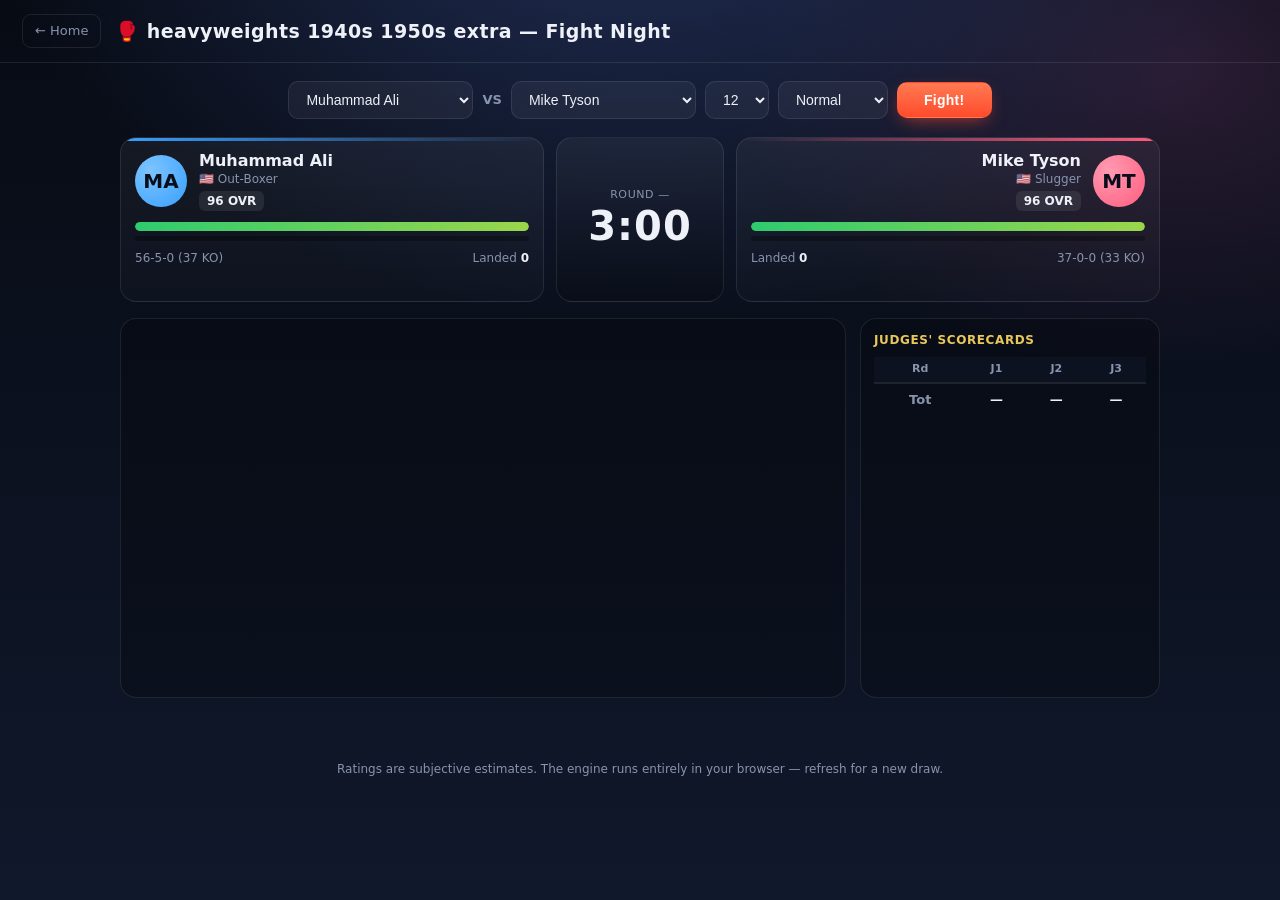
<file: rosters/fight-night.html>
<!DOCTYPE html>
<html lang="en">
<head>
<meta charset="utf-8">
<meta name="viewport" content="width=device-width, initial-scale=1">
<title>heavyweights 1940s 1950s extra — Fight Night</title>
<style>
  :root{--bg0:#070b14;--bg1:#10182b;--line:rgba(255,255,255,.09);--text:#eef1f8;--muted:#8893ad;--accent:#ff5a3c;--a:#39a0ff;--b:#ff5d7e;--gold:#e9c75a;}
  *{box-sizing:border-box;}
  body{margin:0;color:var(--text);font:15px/1.5 system-ui,-apple-system,"Segoe UI",Roboto,sans-serif;
    background:radial-gradient(1200px 820px at 50% -15%,#23315a 0,transparent 55%),radial-gradient(900px 600px at 92% 8%,#2a1c33 0,transparent 50%),linear-gradient(180deg,var(--bg0),var(--bg1));min-height:100vh;}
  header{padding:14px 22px;border-bottom:1px solid var(--line);display:flex;align-items:center;gap:14px;}
  h1{margin:0;font-size:19px;letter-spacing:.4px;font-weight:750;} h1 .g{color:var(--accent);}
  .back{color:var(--muted);text-decoration:none;font-size:13px;border:1px solid var(--line);border-radius:9px;padding:6px 12px;white-space:nowrap;}
  .back:hover{color:var(--text);border-color:var(--accent);}
  main{max-width:1080px;margin:0 auto;padding:18px 20px 40px;}
  .controls{display:flex;gap:9px;flex-wrap:wrap;align-items:center;justify-content:center;margin-bottom:18px;}
  select,button{background:rgba(255,255,255,.05);color:var(--text);border:1px solid var(--line);border-radius:10px;padding:9px 13px;font-size:14px;outline:none;}
  select{max-width:240px;} select:focus{border-color:var(--accent);}
  button{cursor:pointer;font-weight:700;letter-spacing:.3px;}
  .fight-btn{background:linear-gradient(180deg,#ff7a52,#ff4b2b);border-color:transparent;color:#fff;padding:9px 26px;box-shadow:0 6px 18px -6px rgba(255,75,43,.7);}
  .fight-btn:disabled{opacity:.45;cursor:default;box-shadow:none;}
  .vs{color:var(--muted);font-weight:800;font-size:13px;}
  .bug{display:grid;grid-template-columns:1fr 168px 1fr;gap:12px;align-items:stretch;margin-bottom:16px;}
  .corner{position:relative;border:1px solid var(--line);border-radius:16px;padding:14px;background:linear-gradient(180deg,rgba(255,255,255,.05),rgba(255,255,255,.02));overflow:hidden;transition:box-shadow .2s;}
  .corner::before{content:"";position:absolute;top:0;left:0;right:0;height:3px;}
  .corner.A::before{background:linear-gradient(90deg,var(--a),transparent);}
  .corner.B::before{background:linear-gradient(270deg,var(--b),transparent);}
  .chead{display:flex;gap:12px;align-items:center;}
  .corner.B .chead{flex-direction:row-reverse;text-align:right;}
  .avatar{flex:0 0 52px;width:52px;height:52px;border-radius:50%;display:grid;place-items:center;font-weight:850;font-size:20px;color:#0a0e1a;}
  .corner.A .avatar{background:radial-gradient(circle at 30% 30%,#7cc4ff,var(--a));}
  .corner.B .avatar{background:radial-gradient(circle at 30% 30%,#ff9bb1,var(--b));}
  .nm{font-weight:750;font-size:16px;line-height:1.15;} .sub{color:var(--muted);font-size:12px;}
  .ovr{font-weight:850;font-size:12px;padding:1px 8px;border-radius:6px;display:inline-block;margin-top:3px;background:rgba(255,255,255,.08);}
  .bars{margin-top:11px;}
  .hpwrap{height:9px;border-radius:6px;background:rgba(0,0,0,.35);overflow:hidden;}
  .hp{height:100%;border-radius:6px;background:linear-gradient(90deg,#2ecb6f,#9bd64a);transition:width .35s,background .35s;}
  .bodybar{height:5px;border-radius:5px;background:rgba(0,0,0,.3);overflow:hidden;margin-top:5px;}
  .bodyfill{height:100%;border-radius:5px;background:linear-gradient(90deg,#c98a3a,#e0b13a);transition:width .35s;}
  .crow{display:flex;justify-content:space-between;gap:8px;margin-top:8px;font-size:12px;color:var(--muted);}
  .corner.B .crow{flex-direction:row-reverse;} .crow b{color:var(--text);font-variant-numeric:tabular-nums;}
  .status{margin-top:5px;font-size:11.5px;min-height:15px;}
  .status .cut{color:#ff6a6a;} .status .swell{color:#e0b13a;} .status .kd{color:var(--gold);} .status .bdy{color:#e0a13a;}
  .center{display:flex;flex-direction:column;align-items:center;justify-content:center;border:1px solid var(--line);border-radius:16px;background:linear-gradient(180deg,rgba(255,255,255,.05),rgba(0,0,0,.15));}
  .center .rd{color:var(--muted);font-size:11px;letter-spacing:.6px;text-transform:uppercase;}
  .center .clock{font-size:40px;font-weight:850;font-variant-numeric:tabular-nums;letter-spacing:1px;line-height:1;margin:2px 0;}
  .center .scorebug{font-size:11.5px;color:var(--muted);text-align:center;margin-top:4px;}
  .grid{display:grid;grid-template-columns:1fr 300px;gap:14px;}
  @media(max-width:820px){ .grid{grid-template-columns:1fr;} .bug{grid-template-columns:1fr;} .center{order:-1;padding:14px;} }
  .feed{border:1px solid var(--line);border-radius:16px;background:rgba(0,0,0,.22);height:380px;overflow-y:auto;padding:12px 15px;font-size:13.5px;}
  .feed .l{padding:3px 0;border-bottom:1px solid rgba(255,255,255,.04);animation:fade .25s;}
  @keyframes fade{from{opacity:0;transform:translateY(3px);}to{opacity:1;}}
  .feed .t{color:var(--muted);font-variant-numeric:tabular-nums;margin-right:8px;}
  .feed .rdh{color:var(--accent);font-weight:750;margin:8px 0 4px;letter-spacing:.3px;}
  .feed .kd{color:var(--gold);font-weight:750;} .feed .cut{color:#ff7a7a;} .feed .foul{color:#c79bff;font-weight:650;}
  .feed .doc{color:#7ad6ff;} .feed .crowd{color:#9bd6a0;font-style:italic;} .feed .corner{color:#cdb98a;}
  .feed .res{color:#fff;font-weight:850;font-size:15px;margin-top:8px;} .feed .inj{color:#ff9a9a;}
  .card-panel{border:1px solid var(--line);border-radius:16px;background:rgba(0,0,0,.22);padding:12px 13px;height:380px;display:flex;flex-direction:column;}
  .card-panel h3{margin:0 0 8px;font-size:12px;letter-spacing:.6px;text-transform:uppercase;color:var(--gold);}
  .sc-table{flex:1;overflow-y:auto;}
  table.sc{width:100%;border-collapse:collapse;font-size:13px;}
  table.sc th{color:var(--muted);font-weight:600;font-size:11px;text-align:center;padding:4px 2px;position:sticky;top:0;background:#0c1220;}
  table.sc td{text-align:center;padding:4px 2px;font-variant-numeric:tabular-nums;border-top:1px solid rgba(255,255,255,.04);}
  table.sc td.rd2{color:var(--muted);}
  .sccell .A{color:var(--a);font-weight:700;} .sccell .B{color:var(--b);font-weight:700;} .sccell .e{color:var(--muted);}
  table.sc tfoot td{border-top:2px solid var(--line);font-weight:800;padding-top:6px;}
  .banner{margin-top:14px;padding:16px;border:1px solid var(--line);border-radius:16px;background:linear-gradient(180deg,rgba(255,90,60,.12),rgba(255,90,60,.04));text-align:center;display:none;}
  .banner.show{display:block;animation:fade .3s;} .banner .m{font-size:21px;font-weight:850;} .banner .cards{color:var(--muted);font-size:13px;margin-top:6px;} .banner .aftermath{color:#ff9a9a;font-size:12.5px;margin-top:8px;}
  footer{color:var(--muted);font-size:12px;text-align:center;padding:22px;}
</style>
</head>
<body>
<header><a class="back" href="index.html">&larr; Home</a><h1><span class="g">&#129354;</span> heavyweights 1940s 1950s extra — Fight Night</h1></header>
<main>
  <div class="controls">
    <select id="selA"></select><span class="vs">VS</span><select id="selB"></select>
    <select id="rounds"><option selected>12</option><option>10</option><option>8</option><option>6</option></select>
    <select id="speed"><option value="600">Fast</option><option value="1200" selected>Normal</option><option value="2500">Slow</option><option value="15000">Live (15s)</option><option value="0">Instant</option></select>
    <button class="fight-btn" id="go">Fight!</button>
  </div>
  <div class="bug">
    <div class="corner A" id="cA"></div>
    <div class="center"><div class="rd" id="rdlabel">Round —</div><div class="clock" id="clock">3:00</div><div class="scorebug" id="scorebug"></div></div>
    <div class="corner B" id="cB"></div>
  </div>
  <div class="grid">
    <div class="feed" id="feed"></div>
    <div class="card-panel">
      <h3>Judges' Scorecards</h3>
      <div class="sc-table">
        <table class="sc">
          <thead><tr><th>Rd</th><th>J1</th><th>J2</th><th>J3</th></tr></thead>
          <tbody id="scbody"></tbody>
          <tfoot><tr><td class="rd2">Tot</td><td id="sct0">—</td><td id="sct1">—</td><td id="sct2">—</td></tr></tfoot>
        </table>
      </div>
    </div>
  </div>
  <div class="banner" id="banner"></div>
</main>
<footer>Ratings are subjective estimates. The engine runs entirely in your browser &mdash; refresh for a new draw.</footer>

<script>
const FIGHTERS = [{"name":"Abe Simon","nickname":"The Ape","country":"USA","style":"Boxer-Puncher","record":"36-10-1 (25 KO)","ovr":71,"age":28,"r":{"pow":71,"chn":73,"spd":70,"def_":71,"sta":69,"acc":71,"con":70,"cut":70,"agg":71,"hrt":72}},{"name":"Adilson Rodrigues","nickname":"Maguila","country":"Brazil","style":"Slugger","record":"40-0-0 (35 KO)","ovr":78,"age":30,"r":{"pow":79,"chn":76,"spd":73,"def_":74,"sta":71,"acc":76,"con":73,"cut":73,"agg":78,"hrt":75}},{"name":"Alejandro Lavorante","nickname":null,"country":"Argentina","style":"Slugger","record":"16-1-0 (13 KO)","ovr":77,"age":24,"r":{"pow":77,"chn":75,"spd":72,"def_":74,"sta":71,"acc":75,"con":72,"cut":72,"agg":76,"hrt":74}},{"name":"Alex Miteff","nickname":null,"country":"Argentina","style":"Boxer-Puncher","record":"25-13-1 (15 KO)","ovr":67,"age":23,"r":{"pow":67,"chn":71,"spd":68,"def_":69,"sta":68,"acc":68,"con":68,"cut":68,"agg":67,"hrt":70}},{"name":"Alex Stewart","nickname":"The Destroyer","country":null,"style":"Slugger","record":"30-4-0 (28 KO)","ovr":75,"age":27,"r":{"pow":79,"chn":74,"spd":71,"def_":70,"sta":69,"acc":74,"con":71,"cut":71,"agg":78,"hrt":73}},{"name":"Alexander Povetkin","nickname":"Sasha","country":"Russia","style":"Boxer-Puncher","record":"25-0-0 (17 KO)","ovr":88,"age":32,"r":{"pow":86,"chn":80,"spd":80,"def_":80,"sta":82,"acc":82,"con":82,"cut":78,"agg":84,"hrt":84}},{"name":"Alfonzo Ratliff","nickname":null,"country":null,"style":"Slugger","record":"20-2-0 (18 KO)","ovr":76,"age":28,"r":{"pow":79,"chn":75,"spd":72,"def_":71,"sta":70,"acc":74,"con":72,"cut":72,"agg":78,"hrt":73}},{"name":"Alfredo Evangelista","nickname":null,"country":null,"style":"Boxer-Puncher","record":"62-13-4 (43 KO)","ovr":64,"age":24,"r":{"pow":65,"chn":72,"spd":64,"def_":66,"sta":64,"acc":66,"con":64,"cut":64,"agg":65,"hrt":69}},{"name":"Amos Lincoln","nickname":"Big Train","country":"USA","style":"Out-Boxer","record":"25-4-0 (14 KO)","ovr":65,"age":28,"r":{"pow":62,"chn":73,"spd":65,"def_":70,"sta":66,"acc":67,"con":65,"cut":65,"agg":63,"hrt":70}},{"name":"Anders Eklund","nickname":"The Viking","country":null,"style":"Boxer-Puncher","record":"11-3-1 (8 KO)","ovr":71,"age":28,"r":{"pow":72,"chn":73,"spd":70,"def_":70,"sta":69,"acc":71,"con":70,"cut":70,"agg":71,"hrt":71}},{"name":"Andrew Golota","nickname":"The Foul Pole","country":"Poland","style":"Slugger","record":"28-0-0 (24 KO)","ovr":86,"age":28,"r":{"pow":88,"chn":80,"spd":78,"def_":80,"sta":82,"acc":82,"con":80,"cut":78,"agg":80,"hrt":58}},{"name":"Andy Ruiz Jr","nickname":"The Destroyer","country":"USA","style":"Boxer-Puncher","record":"33-1-1 (22 KO)","ovr":81,"age":29,"r":{"pow":76,"chn":79,"spd":76,"def_":81,"sta":76,"acc":79,"con":76,"cut":76,"agg":76,"hrt":78}},{"name":"Anthony Joshua","nickname":"AJ","country":"England","style":"Slugger","record":"22-0-0 (21 KO)","ovr":89,"age":27,"r":{"pow":92,"chn":78,"spd":82,"def_":80,"sta":76,"acc":84,"con":78,"cut":78,"agg":82,"hrt":82}},{"name":"Archie McBride","nickname":null,"country":"USA","style":"Out-Boxer","record":"30-20-2 (10 KO)","ovr":56,"age":27,"r":{"pow":52,"chn":69,"spd":61,"def_":66,"sta":64,"acc":61,"con":61,"cut":61,"agg":54,"hrt":66}},{"name":"Audley Harrison","nickname":"A-Force","country":"England","style":"Boxer-Puncher","record":"27-4-0 (20 KO)","ovr":64,"age":38,"r":{"pow":68,"chn":70,"spd":59,"def_":67,"sta":64,"acc":67,"con":60,"cut":65,"agg":67,"hrt":70}},{"name":"Axel Schulz","nickname":null,"country":null,"style":"Out-Boxer","record":"21-2-1 (11 KO)","ovr":73,"age":26,"r":{"pow":68,"chn":74,"spd":71,"def_":78,"sta":72,"acc":74,"con":71,"cut":71,"agg":68,"hrt":73}},{"name":"Bernardo Mercado","nickname":null,"country":"Colombia","style":"Slugger","record":"33-5-0 (28 KO)","ovr":75,"age":28,"r":{"pow":77,"chn":74,"spd":71,"def_":71,"sta":69,"acc":73,"con":71,"cut":71,"agg":76,"hrt":73}},{"name":"Bernd August","nickname":null,"country":"West Germany","style":"Boxer-Puncher","record":"28-9-2 (19 KO)","ovr":62,"age":29,"r":{"pow":64,"chn":71,"spd":63,"def_":64,"sta":63,"acc":64,"con":63,"cut":63,"agg":64,"hrt":68}},{"name":"Bernie Reynolds","nickname":null,"country":"USA","style":"Boxer-Puncher","record":"53-13-1 (33 KO)","ovr":71,"age":28,"r":{"pow":69,"chn":73,"spd":70,"def_":73,"sta":70,"acc":72,"con":70,"cut":70,"agg":69,"hrt":72}},{"name":"Bert Cooper","nickname":"Smokin\u0027","country":null,"style":"Slugger","record":"26-7-0 (22 KO)","ovr":72,"age":22,"r":{"pow":75,"chn":73,"spd":70,"def_":69,"sta":68,"acc":71,"con":70,"cut":70,"agg":75,"hrt":72}},{"name":"Bill Drover","nickname":null,"country":"Canada","style":"Slugger","record":"25-8-2 (19 KO)","ovr":62,"age":25,"r":{"pow":66,"chn":71,"spd":63,"def_":63,"sta":62,"acc":64,"con":63,"cut":63,"agg":66,"hrt":68}},{"name":"Billy Daniels","nickname":null,"country":"USA","style":"Out-Boxer","record":"16-0-0 (8 KO)","ovr":68,"age":24,"r":{"pow":63,"chn":75,"spd":67,"def_":75,"sta":68,"acc":70,"con":67,"cut":67,"agg":63,"hrt":72}},{"name":"Billy Walker","nickname":"The Blond Bomber","country":"England","style":"Slugger","record":"21-8-2 (16 KO)","ovr":70,"age":27,"r":{"pow":72,"chn":72,"spd":69,"def_":68,"sta":68,"acc":69,"con":69,"cut":69,"agg":72,"hrt":71}},{"name":"Bob Baker","nickname":"The Grinder","country":"USA","style":"Out-Boxer","record":"51-16-1 (20 KO)","ovr":69,"age":29,"r":{"pow":62,"chn":73,"spd":70,"def_":76,"sta":72,"acc":71,"con":70,"cut":70,"agg":63,"hrt":71}},{"name":"Bob Cleroux","nickname":null,"country":"Canada","style":"Slugger","record":"47-6-1 (37 KO)","ovr":74,"age":22,"r":{"pow":75,"chn":74,"spd":71,"def_":72,"sta":70,"acc":74,"con":71,"cut":71,"agg":75,"hrt":73}},{"name":"Bob Murphy","nickname":"Irish","country":"USA","style":"Slugger","record":"65-11-2 (57 KO)","ovr":74,"age":29,"r":{"pow":77,"chn":74,"spd":71,"def_":70,"sta":69,"acc":73,"con":71,"cut":71,"agg":76,"hrt":73}},{"name":"Bob Satterfield","nickname":"Bombardier","country":"USA","style":"Boxer-Puncher","record":"50-25-4 (35 KO)","ovr":60,"age":27,"r":{"pow":64,"chn":70,"spd":62,"def_":61,"sta":62,"acc":62,"con":62,"cut":62,"agg":63,"hrt":67}},{"name":"Bob Stallings","nickname":null,"country":"USA","style":"Out-Boxer","record":"32-31-0 (12 KO)","ovr":54,"age":30,"r":{"pow":52,"chn":68,"spd":60,"def_":63,"sta":62,"acc":59,"con":60,"cut":60,"agg":53,"hrt":65}},{"name":"Boone Kirkman","nickname":"The Great White Hope","country":null,"style":"Boxer-Puncher","record":"22-1-0 (16 KO)","ovr":76,"age":23,"r":{"pow":74,"chn":75,"spd":72,"def_":76,"sta":72,"acc":75,"con":72,"cut":72,"agg":74,"hrt":74}},{"name":"Brian London","nickname":"The Blackpool Rock","country":"England","style":"Boxer-Puncher","record":"37-20-1 (26 KO)","ovr":60,"age":24,"r":{"pow":63,"chn":70,"spd":62,"def_":61,"sta":62,"acc":62,"con":62,"cut":62,"agg":63,"hrt":67}},{"name":"Brian Nielsen","nickname":"Super Brian","country":null,"style":"Slugger","record":"49-0-0 (40 KO)","ovr":78,"age":32,"r":{"pow":78,"chn":75,"spd":71,"def_":76,"sta":72,"acc":76,"con":72,"cut":73,"agg":77,"hrt":75}},{"name":"Bruce Seldon","nickname":"The Atlantic City Express","country":"USA","style":"Slugger","record":"33-3-0 (29 KO)","ovr":82,"age":28,"r":{"pow":82,"chn":74,"spd":80,"def_":78,"sta":78,"acc":80,"con":76,"cut":76,"agg":76,"hrt":66}},{"name":"Bruce Woodcock","nickname":null,"country":"England","style":"Slugger","record":"35-4-0 (31 KO)","ovr":75,"age":25,"r":{"pow":78,"chn":74,"spd":71,"def_":71,"sta":70,"acc":74,"con":71,"cut":71,"agg":77,"hrt":73}},{"name":"Buddy Baer","nickname":null,"country":"USA","style":"Slugger","record":"53-7-0 (50 KO)","ovr":75,"age":26,"r":{"pow":79,"chn":74,"spd":71,"def_":70,"sta":69,"acc":74,"con":71,"cut":71,"agg":78,"hrt":73}},{"name":"Buster Mathis","nickname":null,"country":"USA","style":"Boxer-Puncher","record":"23-0-0 (17 KO)","ovr":77,"age":25,"r":{"pow":75,"chn":76,"spd":73,"def_":77,"sta":72,"acc":76,"con":73,"cut":73,"agg":75,"hrt":75}},{"name":"Calvin Brock","nickname":"The Boxing Banker","country":"USA","style":"Boxer-Puncher","record":"29-0-0 (22 KO)","ovr":77,"age":31,"r":{"pow":76,"chn":76,"spd":72,"def_":77,"sta":72,"acc":76,"con":72,"cut":73,"agg":76,"hrt":75}},{"name":"Carl Williams","nickname":"The Truth","country":null,"style":"Boxer-Puncher","record":"30-10-0 (21 KO)","ovr":70,"age":25,"r":{"pow":71,"chn":72,"spd":69,"def_":70,"sta":69,"acc":70,"con":69,"cut":69,"agg":71,"hrt":71}},{"name":"Cedric Boswell","nickname":"The Boz","country":"USA","style":"Boxer-Puncher","record":"21-0-0 (16 KO)","ovr":69,"age":30,"r":{"pow":70,"chn":75,"spd":67,"def_":70,"sta":66,"acc":70,"con":67,"cut":67,"agg":70,"hrt":72}},{"name":"Cesar Brion","nickname":null,"country":"Argentina","style":"Out-Boxer","record":"49-11-0 (22 KO)","ovr":71,"age":26,"r":{"pow":65,"chn":73,"spd":70,"def_":77,"sta":72,"acc":72,"con":70,"cut":70,"agg":66,"hrt":72}},{"name":"Charley Norkus","nickname":"The Bayonne Bomber","country":"USA","style":"Boxer-Puncher","record":"33-19-0 (19 KO)","ovr":67,"age":27,"r":{"pow":66,"chn":71,"spd":68,"def_":69,"sta":68,"acc":68,"con":68,"cut":68,"agg":66,"hrt":70}},{"name":"Charley Polite","nickname":null,"country":null,"style":"Boxer-Puncher","record":"15-20-2 (8 KO)","ovr":42,"age":25,"r":{"pow":49,"chn":55,"spd":52,"def_":51,"sta":53,"acc":50,"con":52,"cut":52,"agg":49,"hrt":54}},{"name":"Charlie Powell","nickname":null,"country":"USA","style":"Out-Boxer","record":"25-11-3 (14 KO)","ovr":68,"age":26,"r":{"pow":66,"chn":71,"spd":68,"def_":71,"sta":69,"acc":69,"con":68,"cut":68,"agg":66,"hrt":70}},{"name":"Chazz Witherspoon","nickname":"The Gentleman","country":"USA","style":"Boxer-Puncher","record":"23-0-0 (15 KO)","ovr":69,"age":26,"r":{"pow":67,"chn":75,"spd":67,"def_":72,"sta":67,"acc":70,"con":67,"cut":67,"agg":67,"hrt":72}},{"name":"Chris Arreola","nickname":"The Nightmare","country":"USA","style":"Slugger","record":"27-0-0 (24 KO)","ovr":79,"age":28,"r":{"pow":80,"chn":76,"spd":73,"def_":74,"sta":71,"acc":76,"con":73,"cut":73,"agg":79,"hrt":75}},{"name":"Chris Byrd","nickname":"Rapid Fire","country":"USA","style":"Out-Boxer","record":"38-2-1 (20 KO)","ovr":83,"age":32,"r":{"pow":64,"chn":82,"spd":84,"def_":90,"sta":84,"acc":84,"con":84,"cut":80,"agg":62,"hrt":84}},{"name":"Chuck Wepner","nickname":"The Bayonne Bleeder","country":null,"style":"Out-Boxer","record":"30-9-2 (15 KO)","ovr":60,"age":36,"r":{"pow":59,"chn":69,"spd":59,"def_":68,"sta":65,"acc":65,"con":60,"cut":63,"agg":60,"hrt":68}},{"name":"Clarence Henry","nickname":null,"country":"USA","style":"Out-Boxer","record":"34-6-1 (19 KO)","ovr":72,"age":25,"r":{"pow":68,"chn":74,"spd":71,"def_":75,"sta":71,"acc":73,"con":71,"cut":71,"agg":68,"hrt":72}},{"name":"Cleveland Williams","nickname":"Big Cat","country":"USA","style":"Slugger","record":"78-13-1 (58 KO)","ovr":85,"age":26,"r":{"pow":95,"chn":72,"spd":78,"def_":72,"sta":72,"acc":80,"con":72,"cut":76,"agg":86,"hrt":78}},{"name":"Clifford Etienne","nickname":"The Black Rhino","country":"USA","style":"Boxer-Puncher","record":"24-1-1 (16 KO)","ovr":67,"age":31,"r":{"pow":67,"chn":74,"spd":65,"def_":70,"sta":66,"acc":69,"con":65,"cut":66,"agg":66,"hrt":71}},{"name":"Coley Wallace","nickname":null,"country":"USA","style":"Boxer-Puncher","record":"20-7-0 (14 KO)","ovr":70,"age":26,"r":{"pow":71,"chn":72,"spd":69,"def_":70,"sta":69,"acc":70,"con":69,"cut":69,"agg":70,"hrt":71}},{"name":"Conroy Nelson","nickname":null,"country":"Canada","style":"Boxer-Puncher","record":"17-12-1 (11 KO)","ovr":58,"age":27,"r":{"pow":61,"chn":69,"spd":61,"def_":60,"sta":61,"acc":60,"con":61,"cut":61,"agg":61,"hrt":66}},{"name":"Cookie Wallace","nickname":null,"country":"USA","style":"Boxer-Puncher","record":"25-33-0 (14 KO)","ovr":41,"age":33,"r":{"pow":49,"chn":54,"spd":50,"def_":50,"sta":53,"acc":50,"con":50,"cut":52,"agg":50,"hrt":54}},{"name":"Corrie Sanders","nickname":"The Sniper","country":"South Africa","style":"Slugger","record":"39-2-0 (29 KO)","ovr":86,"age":37,"r":{"pow":92,"chn":76,"spd":84,"def_":74,"sta":70,"acc":80,"con":70,"cut":76,"agg":84,"hrt":78}},{"name":"Craig Bodzianowski","nickname":"Gator","country":"USA","style":"Boxer-Puncher","record":"31-4-1 (23 KO)","ovr":74,"age":27,"r":{"pow":74,"chn":74,"spd":71,"def_":73,"sta":70,"acc":73,"con":71,"cut":71,"agg":73,"hrt":73}},{"name":"Curtis Sheppard","nickname":"Hatchet Man","country":"USA","style":"Boxer-Puncher","record":"52-33-0 (34 KO)","ovr":58,"age":26,"r":{"pow":62,"chn":69,"spd":61,"def_":61,"sta":61,"acc":61,"con":61,"cut":61,"agg":62,"hrt":66}},{"name":"Dan Bucceroni","nickname":"The Butcher Boy","country":"USA","style":"Boxer-Puncher","record":"46-6-0 (30 KO)","ovr":74,"age":26,"r":{"pow":71,"chn":74,"spd":71,"def_":75,"sta":71,"acc":74,"con":71,"cut":71,"agg":71,"hrt":73}},{"name":"Danell Nicholson","nickname":"Doc","country":"USA","style":"Boxer-Puncher","record":"20-0-0 (15 KO)","ovr":70,"age":27,"r":{"pow":70,"chn":75,"spd":67,"def_":71,"sta":66,"acc":70,"con":67,"cut":67,"agg":69,"hrt":72}},{"name":"Danny McAlinden","nickname":"Dangerous Dan","country":"Northern Ireland","style":"Slugger","record":"21-2-2 (19 KO)","ovr":75,"age":25,"r":{"pow":78,"chn":74,"spd":71,"def_":70,"sta":69,"acc":74,"con":71,"cut":71,"agg":77,"hrt":73}},{"name":"Danny Williams","nickname":"The Brixton Bomber","country":"England","style":"Slugger","record":"31-3-0 (26 KO)","ovr":75,"age":31,"r":{"pow":77,"chn":74,"spd":71,"def_":72,"sta":70,"acc":74,"con":71,"cut":72,"agg":76,"hrt":73}},{"name":"DaVarryl Williamson","nickname":"Touch of Sleep","country":"USA","style":"Slugger","record":"22-4-0 (19 KO)","ovr":65,"age":36,"r":{"pow":71,"chn":70,"spd":60,"def_":64,"sta":63,"acc":67,"con":61,"cut":65,"agg":70,"hrt":70}},{"name":"Dave Garside","nickname":null,"country":"England","style":"Out-Boxer","record":"18-8-0 (10 KO)","ovr":60,"age":27,"r":{"pow":60,"chn":71,"spd":63,"def_":65,"sta":63,"acc":63,"con":63,"cut":63,"agg":60,"hrt":67}},{"name":"Dave Russell","nickname":null,"country":"Australia","style":"Boxer-Puncher","record":"22-8-3 (13 KO)","ovr":61,"age":25,"r":{"pow":61,"chn":71,"spd":63,"def_":65,"sta":63,"acc":63,"con":63,"cut":63,"agg":61,"hrt":68}},{"name":"Dave Zyglewicz","nickname":"Ziggy","country":"USA","style":"Boxer-Puncher","record":"28-0-0 (18 KO)","ovr":69,"age":25,"r":{"pow":67,"chn":75,"spd":67,"def_":73,"sta":67,"acc":70,"con":67,"cut":67,"agg":67,"hrt":72}},{"name":"David Bey","nickname":null,"country":null,"style":"Slugger","record":"18-11-1 (14 KO)","ovr":60,"age":28,"r":{"pow":65,"chn":70,"spd":62,"def_":59,"sta":61,"acc":61,"con":62,"cut":62,"agg":65,"hrt":66}},{"name":"David Haye","nickname":"The Hayemaker","country":"England","style":"Slugger","record":"23-1-0 (21 KO)","ovr":83,"age":28,"r":{"pow":85,"chn":72,"spd":82,"def_":72,"sta":70,"acc":80,"con":72,"cut":76,"agg":84,"hrt":80}},{"name":"David Izon","nickname":null,"country":null,"style":"Slugger","record":"18-1-0 (16 KO)","ovr":69,"age":27,"r":{"pow":73,"chn":74,"spd":66,"def_":67,"sta":64,"acc":69,"con":66,"cut":66,"agg":72,"hrt":71}},{"name":"David Jaco","nickname":null,"country":null,"style":"Slugger","record":"19-5-0 (15 KO)","ovr":53,"age":27,"r":{"pow":61,"chn":60,"spd":57,"def_":57,"sta":56,"acc":58,"con":57,"cut":57,"agg":60,"hrt":59}},{"name":"David Pearce","nickname":"Bomber","country":"Wales","style":"Slugger","record":"19-4-1 (15 KO)","ovr":73,"age":24,"r":{"pow":74,"chn":73,"spd":70,"def_":70,"sta":69,"acc":72,"con":70,"cut":70,"agg":74,"hrt":72}},{"name":"David Tua","nickname":"The Tuaman","country":null,"style":"Slugger","record":"32-1-1 (28 KO)","ovr":77,"age":25,"r":{"pow":79,"chn":75,"spd":72,"def_":73,"sta":70,"acc":75,"con":72,"cut":72,"agg":78,"hrt":74}},{"name":"Dean Waters","nickname":"Mean Dean","country":"Australia","style":"Slugger","record":"8-5-0 (6 KO)","ovr":59,"age":23,"r":{"pow":64,"chn":70,"spd":62,"def_":59,"sta":61,"acc":61,"con":62,"cut":62,"agg":64,"hrt":66}},{"name":"Dee Collier","nickname":null,"country":"USA","style":"Boxer-Puncher","record":"12-9-0 (8 KO)","ovr":57,"age":26,"r":{"pow":61,"chn":69,"spd":61,"def_":59,"sta":61,"acc":60,"con":61,"cut":61,"agg":61,"hrt":66}},{"name":"Deontay Wilder","nickname":"The Bronze Bomber","country":"USA","style":"Slugger","record":"42-0-1 (41 KO)","ovr":84,"age":29,"r":{"pow":99,"chn":74,"spd":80,"def_":66,"sta":70,"acc":70,"con":70,"cut":76,"agg":84,"hrt":86}},{"name":"Derrick Jefferson","nickname":"D-Train","country":"USA","style":"Slugger","record":"22-1-1 (17 KO)","ovr":76,"age":31,"r":{"pow":75,"chn":75,"spd":71,"def_":74,"sta":71,"acc":75,"con":71,"cut":72,"agg":75,"hrt":74}},{"name":"Dick Richardson","nickname":null,"country":"Wales","style":"Slugger","record":"31-14-2 (24 KO)","ovr":69,"age":26,"r":{"pow":72,"chn":71,"spd":68,"def_":67,"sta":67,"acc":69,"con":68,"cut":68,"agg":71,"hrt":70}},{"name":"Dillian Whyte","nickname":"The Body Snatcher","country":"England","style":"Boxer-Puncher","record":"24-1-0 (17 KO)","ovr":76,"age":30,"r":{"pow":74,"chn":75,"spd":72,"def_":76,"sta":72,"acc":75,"con":72,"cut":72,"agg":74,"hrt":74}},{"name":"Dion Simpson","nickname":null,"country":"USA","style":"Boxer-Puncher","record":"19-2-0 (12 KO)","ovr":66,"age":27,"r":{"pow":65,"chn":74,"spd":66,"def_":70,"sta":66,"acc":68,"con":66,"cut":66,"agg":65,"hrt":70}},{"name":"Domingo D\u0027Elia","nickname":"Cacho","country":"Argentina","style":"Out-Boxer","record":"23-5-3 (12 KO)","ovr":70,"age":28,"r":{"pow":66,"chn":73,"spd":70,"def_":75,"sta":71,"acc":71,"con":70,"cut":70,"agg":67,"hrt":72}},{"name":"Dominick Guinn","nickname":"The Southern Disaster","country":"USA","style":"Boxer-Puncher","record":"24-0-0 (17 KO)","ovr":77,"age":28,"r":{"pow":75,"chn":76,"spd":73,"def_":77,"sta":72,"acc":76,"con":73,"cut":73,"agg":74,"hrt":75}},{"name":"Don Cockell","nickname":"The Battersea Blacksmith","country":"England","style":"Boxer-Puncher","record":"66-14-1 (38 KO)","ovr":71,"age":26,"r":{"pow":68,"chn":73,"spd":70,"def_":74,"sta":71,"acc":72,"con":70,"cut":70,"agg":69,"hrt":72}},{"name":"Donovan Ruddock","nickname":"Razor","country":"Canada","style":"Slugger","record":"26-2-1 (18 KO)","ovr":87,"age":27,"r":{"pow":92,"chn":78,"spd":78,"def_":74,"sta":76,"acc":80,"con":76,"cut":78,"agg":86,"hrt":82}},{"name":"Doug Jones","nickname":null,"country":"USA","style":"Boxer-Puncher","record":"30-10-1 (20 KO)","ovr":70,"age":26,"r":{"pow":70,"chn":72,"spd":69,"def_":71,"sta":69,"acc":70,"con":69,"cut":69,"agg":70,"hrt":71}},{"name":"Duane Bobick","nickname":null,"country":null,"style":"Slugger","record":"38-0-0 (32 KO)","ovr":78,"age":26,"r":{"pow":78,"chn":76,"spd":73,"def_":75,"sta":71,"acc":76,"con":73,"cut":73,"agg":78,"hrt":75}},{"name":"Earl Walls","nickname":"The Hooded Terror","country":"Canada","style":"Slugger","record":"34-9-1 (27 KO)","ovr":72,"age":27,"r":{"pow":74,"chn":73,"spd":70,"def_":69,"sta":69,"acc":71,"con":70,"cut":70,"agg":73,"hrt":72}},{"name":"Earnie Shavers","nickname":"The Acorn","country":"USA","style":"Slugger","record":"74-14-1 (68 KO)","ovr":86,"age":34,"r":{"pow":98,"chn":74,"spd":76,"def_":70,"sta":68,"acc":80,"con":70,"cut":76,"agg":90,"hrt":80}},{"name":"Eddie Chambers","nickname":"Fast Eddie","country":"USA","style":"Boxer-Puncher","record":"35-1-0 (24 KO)","ovr":77,"age":27,"r":{"pow":74,"chn":76,"spd":73,"def_":77,"sta":72,"acc":76,"con":73,"cut":73,"agg":73,"hrt":74}},{"name":"Eddie Gregg","nickname":null,"country":"USA","style":"Boxer-Puncher","record":"23-1-1 (17 KO)","ovr":68,"age":31,"r":{"pow":69,"chn":74,"spd":65,"def_":69,"sta":65,"acc":69,"con":65,"cut":66,"agg":68,"hrt":71}},{"name":"Eddie Lopez","nickname":"The Animal","country":"USA","style":"Boxer-Puncher","record":"25-4-2 (17 KO)","ovr":65,"age":25,"r":{"pow":65,"chn":73,"spd":65,"def_":67,"sta":64,"acc":67,"con":65,"cut":65,"agg":65,"hrt":69}},{"name":"Eddie Machen","nickname":null,"country":"USA","style":"Out-Boxer","record":"50-11-3 (27 KO)","ovr":86,"age":26,"r":{"pow":74,"chn":82,"spd":82,"def_":86,"sta":84,"acc":84,"con":84,"cut":80,"agg":68,"hrt":82}},{"name":"Elmer Ray","nickname":"Violent","country":"USA","style":"Boxer-Puncher","record":"96-23-11 (69 KO)","ovr":70,"age":35,"r":{"pow":72,"chn":71,"spd":66,"def_":71,"sta":69,"acc":71,"con":67,"cut":70,"agg":71,"hrt":72}},{"name":"Ernie Terrell","nickname":"The Octopus","country":"USA","style":"Out-Boxer","record":"40-5-0 (20 KO)","ovr":81,"age":31,"r":{"pow":72,"chn":80,"spd":76,"def_":82,"sta":82,"acc":80,"con":80,"cut":78,"agg":66,"hrt":78}},{"name":"Evander Holyfield","nickname":"The Real Deal","country":"USA","style":"Slugger","record":"25-0-0 (21 KO)","ovr":95,"age":28,"r":{"pow":86,"chn":88,"spd":84,"def_":84,"sta":90,"acc":86,"con":94,"cut":78,"agg":86,"hrt":98}},{"name":"Everett Martin","nickname":"Bigfoot","country":null,"style":"Out-Boxer","record":"18-22-1 (8 KO)","ovr":41,"age":28,"r":{"pow":46,"chn":55,"spd":52,"def_":53,"sta":54,"acc":50,"con":52,"cut":52,"agg":47,"hrt":54}},{"name":"Ezzard Charles","nickname":"The Cincinnati Cobra","country":"USA","style":"Out-Boxer","record":"93-25-1 (52 KO)","ovr":93,"age":28,"r":{"pow":82,"chn":84,"spd":86,"def_":88,"sta":86,"acc":90,"con":86,"cut":80,"agg":78,"hrt":88}},{"name":"Floyd Patterson","nickname":"The Gentleman","country":"USA","style":"Boxer-Puncher","record":"53-7-1 (39 KO)","ovr":86,"age":37,"r":{"pow":82,"chn":70,"spd":86,"def_":78,"sta":80,"acc":84,"con":80,"cut":76,"agg":78,"hrt":90}},{"name":"Francesco Damiani","nickname":null,"country":"Italy","style":"Slugger","record":"30-2-0 (24 KO)","ovr":76,"age":29,"r":{"pow":76,"chn":75,"spd":72,"def_":74,"sta":71,"acc":75,"con":72,"cut":72,"agg":76,"hrt":74}},{"name":"Francois Botha","nickname":"The White Buffalo","country":null,"style":"Boxer-Puncher","record":"35-0-0 (21 KO)","ovr":77,"age":27,"r":{"pow":72,"chn":76,"spd":73,"def_":79,"sta":73,"acc":76,"con":73,"cut":73,"agg":72,"hrt":75}},{"name":"Frank Bruno","nickname":"The Body Snatcher","country":"England","style":"Slugger","record":"21-0-0 (21 KO)","ovr":82,"age":22,"r":{"pow":91,"chn":71,"spd":74,"def_":70,"sta":68,"acc":80,"con":72,"cut":74,"agg":82,"hrt":84}},{"name":"Frankie Swindell","nickname":"The Tennessee Stud","country":"USA","style":"Boxer-Puncher","record":"24-3-1 (18 KO)","ovr":66,"age":28,"r":{"pow":68,"chn":73,"spd":65,"def_":67,"sta":64,"acc":67,"con":65,"cut":65,"agg":68,"hrt":70}},{"name":"Freddie Beshore","nickname":null,"country":"USA","style":"Out-Boxer","record":"35-17-2 (13 KO)","ovr":66,"age":27,"r":{"pow":60,"chn":71,"spd":68,"def_":74,"sta":70,"acc":68,"con":68,"cut":68,"agg":62,"hrt":70}},{"name":"Fres Oquendo","nickname":"Fast Fres","country":"Puerto Rico","style":"Boxer-Puncher","record":"22-0-0 (14 KO)","ovr":77,"age":30,"r":{"pow":73,"chn":76,"spd":73,"def_":79,"sta":73,"acc":76,"con":73,"cut":73,"agg":73,"hrt":75}},{"name":"Friday Ahunanya","nickname":"The 13th","country":"Nigeria","style":"Boxer-Puncher","record":"16-0-0 (12 KO)","ovr":58,"age":30,"r":{"pow":63,"chn":63,"spd":60,"def_":64,"sta":59,"acc":63,"con":60,"cut":60,"agg":62,"hrt":62}},{"name":"Funso Banjo","nickname":null,"country":"England","style":"Out-Boxer","record":"14-0-0 (6 KO)","ovr":67,"age":28,"r":{"pow":61,"chn":75,"spd":67,"def_":76,"sta":69,"acc":70,"con":67,"cut":67,"agg":62,"hrt":72}},{"name":"George Chuvalo","nickname":null,"country":"Canada","style":"Slugger","record":"61-15-2 (54 KO)","ovr":81,"age":33,"r":{"pow":80,"chn":94,"spd":66,"def_":70,"sta":80,"acc":72,"con":76,"cut":82,"agg":82,"hrt":86}},{"name":"George Foreman","nickname":"Big George","country":"USA","style":"Slugger","record":"73-4-0 (67 KO)","ovr":90,"age":45,"r":{"pow":99,"chn":90,"spd":74,"def_":72,"sta":66,"acc":84,"con":70,"cut":82,"agg":92,"hrt":84}},{"name":"George Logan","nickname":null,"country":"USA","style":"Out-Boxer","record":"27-9-2 (14 KO)","ovr":61,"age":24,"r":{"pow":60,"chn":71,"spd":63,"def_":67,"sta":64,"acc":64,"con":63,"cut":63,"agg":60,"hrt":68}},{"name":"Gerhard Zech","nickname":null,"country":"Germany","style":"Boxer-Puncher","record":"27-1-1 (17 KO)","ovr":75,"age":27,"r":{"pow":72,"chn":75,"spd":72,"def_":77,"sta":72,"acc":75,"con":72,"cut":72,"agg":72,"hrt":74}},{"name":"Gerrie Coetzee","nickname":"The Boksburg Bomber","country":"South Africa","style":"Boxer-Puncher","record":"29-3-1 (21 KO)","ovr":81,"age":28,"r":{"pow":78,"chn":79,"spd":76,"def_":79,"sta":75,"acc":78,"con":76,"cut":76,"agg":78,"hrt":78}},{"name":"Gerry Cooney","nickname":"Gentleman","country":"USA","style":"Slugger","record":"25-0-0 (21 KO)","ovr":80,"age":25,"r":{"pow":95,"chn":72,"spd":72,"def_":67,"sta":64,"acc":78,"con":64,"cut":72,"agg":84,"hrt":74}},{"name":"Gordon Ferris","nickname":null,"country":"Northern Ireland","style":"Out-Boxer","record":"18-2-0 (10 KO)","ovr":66,"age":28,"r":{"pow":63,"chn":74,"spd":66,"def_":71,"sta":66,"acc":68,"con":66,"cut":66,"agg":63,"hrt":70}},{"name":"Greg Page","nickname":"The Flea","country":"USA","style":"Slugger","record":"19-0-0 (16 KO)","ovr":84,"age":23,"r":{"pow":85,"chn":80,"spd":83,"def_":80,"sta":70,"acc":83,"con":66,"cut":78,"agg":74,"hrt":74}},{"name":"Gus Lesnevich","nickname":"The Russian Lion","country":"USA","style":"Out-Boxer","record":"61-14-5 (23 KO)","ovr":69,"age":29,"r":{"pow":62,"chn":73,"spd":70,"def_":77,"sta":72,"acc":71,"con":70,"cut":70,"agg":63,"hrt":72}},{"name":"Hans Kalbfell","nickname":null,"country":"Germany","style":"Out-Boxer","record":"26-9-1 (9 KO)","ovr":60,"age":29,"r":{"pow":55,"chn":71,"spd":63,"def_":70,"sta":66,"acc":64,"con":63,"cut":63,"agg":56,"hrt":68}},{"name":"Harry Matthews","nickname":"Kid","country":"USA","style":"Boxer-Puncher","record":"90-7-5 (61 KO)","ovr":74,"age":28,"r":{"pow":72,"chn":75,"spd":72,"def_":75,"sta":71,"acc":74,"con":72,"cut":72,"agg":72,"hrt":73}},{"name":"Hasim Rahman","nickname":"The Rock","country":"USA","style":"Slugger","record":"35-2-0 (29 KO)","ovr":84,"age":28,"r":{"pow":88,"chn":78,"spd":76,"def_":76,"sta":76,"acc":78,"con":76,"cut":78,"agg":80,"hrt":80}},{"name":"Hein ten Hoff","nickname":null,"country":"Germany","style":"Slugger","record":"32-7-4 (28 KO)","ovr":72,"age":31,"r":{"pow":76,"chn":73,"spd":69,"def_":68,"sta":68,"acc":71,"con":69,"cut":70,"agg":75,"hrt":72}},{"name":"Heinz Neuhaus","nickname":null,"country":"Germany","style":"Out-Boxer","record":"42-9-7 (15 KO)","ovr":69,"age":28,"r":{"pow":62,"chn":73,"spd":70,"def_":77,"sta":72,"acc":71,"con":70,"cut":70,"agg":63,"hrt":72}},{"name":"Henry Akinwande","nickname":null,"country":null,"style":"Boxer-Puncher","record":"32-0-1 (21 KO)","ovr":76,"age":31,"r":{"pow":73,"chn":75,"spd":72,"def_":78,"sta":73,"acc":76,"con":72,"cut":73,"agg":73,"hrt":74}},{"name":"Henry Clark","nickname":null,"country":null,"style":"Out-Boxer","record":"22-5-3 (5 KO)","ovr":60,"age":23,"r":{"pow":52,"chn":72,"spd":64,"def_":74,"sta":67,"acc":65,"con":64,"cut":64,"agg":54,"hrt":69}},{"name":"Henry Cooper","nickname":"Our \u0027Enry","country":"England","style":"Boxer-Puncher","record":"40-13-1 (27 KO)","ovr":82,"age":36,"r":{"pow":82,"chn":72,"spd":80,"def_":78,"sta":78,"acc":80,"con":78,"cut":50,"agg":80,"hrt":84}},{"name":"Henry Tillman","nickname":null,"country":"USA","style":"Boxer-Puncher","record":"20-2-0 (13 KO)","ovr":75,"age":26,"r":{"pow":72,"chn":75,"spd":72,"def_":76,"sta":72,"acc":74,"con":72,"cut":72,"agg":72,"hrt":73}},{"name":"Herbie Hide","nickname":"The Dancing Destroyer","country":"England","style":"Slugger","record":"26-0-0 (25 KO)","ovr":85,"age":22,"r":{"pow":88,"chn":70,"spd":86,"def_":74,"sta":74,"acc":80,"con":76,"cut":74,"agg":86,"hrt":76}},{"name":"Horace Notice","nickname":null,"country":"England","style":"Boxer-Puncher","record":"16-0-0 (12 KO)","ovr":78,"age":29,"r":{"pow":76,"chn":76,"spd":73,"def_":77,"sta":72,"acc":76,"con":73,"cut":73,"agg":75,"hrt":75}},{"name":"Howard Smith","nickname":"Kayo","country":"USA","style":"Boxer-Puncher","record":"17-1-0 (10 KO)","ovr":75,"age":29,"r":{"pow":70,"chn":75,"spd":72,"def_":78,"sta":73,"acc":75,"con":72,"cut":72,"agg":71,"hrt":74}},{"name":"Hughroy Currie","nickname":null,"country":"England","style":"Out-Boxer","record":"18-7-0 (10 KO)","ovr":61,"age":26,"r":{"pow":60,"chn":71,"spd":63,"def_":66,"sta":64,"acc":64,"con":63,"cut":63,"agg":61,"hrt":68}},{"name":"Ike Ibeabuchi","nickname":"The President","country":"Nigeria","style":"Boxer-Puncher","record":"20-0-0 (15 KO)","ovr":78,"age":25,"r":{"pow":76,"chn":76,"spd":73,"def_":77,"sta":72,"acc":76,"con":73,"cut":73,"agg":75,"hrt":75}},{"name":"Ingemar Johansson","nickname":"The Hammer of Thor","country":"Sweden","style":"Boxer-Puncher","record":"26-2-0 (17 KO)","ovr":86,"age":26,"r":{"pow":92,"chn":76,"spd":78,"def_":76,"sta":74,"acc":80,"con":76,"cut":78,"agg":78,"hrt":78}},{"name":"Jack Bodell","nickname":null,"country":"England","style":"Out-Boxer","record":"50-10-0 (27 KO)","ovr":71,"age":31,"r":{"pow":67,"chn":73,"spd":70,"def_":75,"sta":71,"acc":72,"con":70,"cut":71,"agg":68,"hrt":72}},{"name":"Jack Gardner","nickname":"The Harborough Guardsman","country":"England","style":"Slugger","record":"28-6-0 (23 KO)","ovr":73,"age":24,"r":{"pow":75,"chn":73,"spd":70,"def_":70,"sta":69,"acc":72,"con":70,"cut":70,"agg":75,"hrt":72}},{"name":"Jack O\u0027Halloran","nickname":"The Giant","country":"USA","style":"Out-Boxer","record":"28-10-2 (14 KO)","ovr":61,"age":29,"r":{"pow":59,"chn":71,"spd":63,"def_":67,"sta":64,"acc":64,"con":63,"cut":63,"agg":59,"hrt":68}},{"name":"Jameel McCline","nickname":"Big Time","country":"USA","style":"Boxer-Puncher","record":"33-5-3 (20 KO)","ovr":72,"age":33,"r":{"pow":69,"chn":72,"spd":68,"def_":75,"sta":71,"acc":73,"con":69,"cut":71,"agg":70,"hrt":72}},{"name":"James Broad","nickname":"Broad-Ax","country":null,"style":"Boxer-Puncher","record":"17-1-0 (12 KO)","ovr":76,"age":26,"r":{"pow":74,"chn":75,"spd":72,"def_":76,"sta":72,"acc":75,"con":72,"cut":72,"agg":73,"hrt":74}},{"name":"James Douglas","nickname":"Buster","country":"USA","style":"Boxer-Puncher","record":"29-4-1 (19 KO)","ovr":84,"age":29,"r":{"pow":84,"chn":80,"spd":80,"def_":78,"sta":74,"acc":84,"con":66,"cut":78,"agg":78,"hrt":76}},{"name":"James J. Woody","nickname":null,"country":"USA","style":"Out-Boxer","record":"16-14-1 (6 KO)","ovr":55,"age":28,"r":{"pow":53,"chn":68,"spd":60,"def_":63,"sta":63,"acc":59,"con":60,"cut":60,"agg":54,"hrt":65}},{"name":"James Pritchard","nickname":null,"country":"USA","style":"Slugger","record":"25-10-2 (21 KO)","ovr":62,"age":28,"r":{"pow":68,"chn":71,"spd":63,"def_":60,"sta":61,"acc":63,"con":63,"cut":63,"agg":67,"hrt":68}},{"name":"James Smith","nickname":"Bonecrusher","country":"USA","style":"Slugger","record":"14-5-0 (11 KO)","ovr":79,"age":31,"r":{"pow":89,"chn":80,"spd":68,"def_":66,"sta":72,"acc":72,"con":74,"cut":78,"agg":78,"hrt":80}},{"name":"James Tillis","nickname":"Quick","country":null,"style":"Slugger","record":"20-0-0 (16 KO)","ovr":78,"age":24,"r":{"pow":77,"chn":76,"spd":73,"def_":76,"sta":72,"acc":76,"con":73,"cut":73,"agg":77,"hrt":75}},{"name":"James Toney","nickname":"Lights Out","country":"USA","style":"Boxer-Puncher","record":"68-4-2 (43 KO)","ovr":83,"age":35,"r":{"pow":76,"chn":82,"spd":70,"def_":88,"sta":72,"acc":86,"con":68,"cut":80,"agg":76,"hrt":84}},{"name":"Jean-Pierre Coopman","nickname":"The Lion of Flanders","country":null,"style":"Slugger","record":"28-5-1 (22 KO)","ovr":66,"age":29,"r":{"pow":68,"chn":73,"spd":65,"def_":65,"sta":64,"acc":67,"con":65,"cut":65,"agg":68,"hrt":69}},{"name":"Jeff Merritt","nickname":"Candy Slim","country":null,"style":"Boxer-Puncher","record":"21-1-0 (16 KO)","ovr":76,"age":26,"r":{"pow":75,"chn":75,"spd":72,"def_":75,"sta":71,"acc":75,"con":72,"cut":72,"agg":75,"hrt":74}},{"name":"Jeff Shelburg","nickname":null,"country":"USA","style":"Slugger","record":"22-6-0 (19 KO)","ovr":64,"age":25,"r":{"pow":70,"chn":72,"spd":64,"def_":62,"sta":62,"acc":65,"con":64,"cut":64,"agg":69,"hrt":69}},{"name":"Jeff Sims","nickname":"Troublesome","country":"USA","style":"Slugger","record":"14-2-0 (13 KO)","ovr":67,"age":27,"r":{"pow":73,"chn":73,"spd":65,"def_":64,"sta":63,"acc":67,"con":65,"cut":65,"agg":72,"hrt":70}},{"name":"Jeremy Williams","nickname":"Wimp","country":null,"style":"Slugger","record":"26-1-0 (22 KO)","ovr":77,"age":22,"r":{"pow":78,"chn":75,"spd":72,"def_":74,"sta":71,"acc":76,"con":72,"cut":72,"agg":77,"hrt":74}},{"name":"Jerry Halstead","nickname":"Wimpy","country":"USA","style":"Slugger","record":"15-0-0 (13 KO)","ovr":70,"age":23,"r":{"pow":73,"chn":75,"spd":67,"def_":69,"sta":65,"acc":70,"con":67,"cut":67,"agg":72,"hrt":72}},{"name":"Jerry Quarry","nickname":"Irish","country":"USA","style":"Out-Boxer","record":"37-4-4 (20 KO)","ovr":87,"age":26,"r":{"pow":84,"chn":80,"spd":82,"def_":82,"sta":80,"acc":84,"con":78,"cut":58,"agg":80,"hrt":86}},{"name":"Jersey Joe Walcott","nickname":"Jersey Joe","country":"USA","style":"Boxer-Puncher","record":"51-18-2 (32 KO)","ovr":89,"age":37,"r":{"pow":84,"chn":82,"spd":80,"def_":86,"sta":80,"acc":86,"con":80,"cut":80,"agg":76,"hrt":84}},{"name":"Jesse Ferguson","nickname":"The Boogieman","country":null,"style":"Boxer-Puncher","record":"14-3-0 (10 KO)","ovr":64,"age":28,"r":{"pow":66,"chn":72,"spd":64,"def_":66,"sta":64,"acc":66,"con":64,"cut":64,"agg":66,"hrt":69}},{"name":"Jim Robinson","nickname":"Sweet Jimmy","country":"USA","style":"Out-Boxer","record":"8-25-0 (3 KO)","ovr":35,"age":28,"r":{"pow":42,"chn":52,"spd":49,"def_":48,"sta":51,"acc":45,"con":49,"cut":49,"agg":43,"hrt":51}},{"name":"Jimmy Abbott","nickname":"Jumbo","country":"South Africa","style":"Slugger","record":"19-5-2 (16 KO)","ovr":64,"age":21,"r":{"pow":69,"chn":72,"spd":64,"def_":62,"sta":62,"acc":65,"con":64,"cut":64,"agg":68,"hrt":68}},{"name":"Jimmy Bivins","nickname":"Cleveland Spider-Man","country":"USA","style":"Out-Boxer","record":"86-26-1 (31 KO)","ovr":69,"age":24,"r":{"pow":62,"chn":73,"spd":70,"def_":77,"sta":72,"acc":71,"con":70,"cut":70,"agg":63,"hrt":71}},{"name":"Jimmy Clark","nickname":null,"country":"USA","style":"Boxer-Puncher","record":"16-0-0 (12 KO)","ovr":78,"age":29,"r":{"pow":76,"chn":76,"spd":73,"def_":77,"sta":72,"acc":76,"con":73,"cut":73,"agg":75,"hrt":75}},{"name":"Jimmy Ellis","nickname":null,"country":"USA","style":"Boxer-Puncher","record":"27-5-0 (17 KO)","ovr":85,"age":30,"r":{"pow":80,"chn":76,"spd":82,"def_":82,"sta":80,"acc":84,"con":80,"cut":76,"agg":74,"hrt":80}},{"name":"Jimmy Slade","nickname":"The Spoiler","country":"USA","style":"Out-Boxer","record":"37-23-6 (6 KO)","ovr":64,"age":27,"r":{"pow":55,"chn":70,"spd":67,"def_":75,"sta":71,"acc":67,"con":67,"cut":67,"agg":57,"hrt":69}},{"name":"Jimmy Thunder","nickname":"Thunder","country":"New Zealand","style":"Slugger","record":"26-4-0 (21 KO)","ovr":66,"age":28,"r":{"pow":69,"chn":73,"spd":65,"def_":66,"sta":64,"acc":67,"con":65,"cut":65,"agg":69,"hrt":70}},{"name":"Jimmy Young","nickname":null,"country":"USA","style":"Out-Boxer","record":"17-4-2 (7 KO)","ovr":83,"age":28,"r":{"pow":64,"chn":82,"spd":82,"def_":90,"sta":84,"acc":84,"con":84,"cut":80,"agg":60,"hrt":82}},{"name":"Jo Weidin","nickname":"Joschi","country":"Austria","style":"Slugger","record":"31-14-1 (24 KO)","ovr":69,"age":27,"r":{"pow":72,"chn":71,"spd":68,"def_":67,"sta":67,"acc":69,"con":68,"cut":68,"agg":71,"hrt":70}},{"name":"Jody Ballard","nickname":null,"country":"USA","style":"Slugger","record":"19-0-0 (17 KO)","ovr":79,"age":25,"r":{"pow":80,"chn":76,"spd":73,"def_":74,"sta":71,"acc":76,"con":73,"cut":73,"agg":79,"hrt":75}},{"name":"Joe Bugner","nickname":null,"country":"England","style":"Out-Boxer","record":"42-6-1 (27 KO)","ovr":86,"age":25,"r":{"pow":80,"chn":88,"spd":76,"def_":84,"sta":86,"acc":80,"con":84,"cut":82,"agg":64,"hrt":78}},{"name":"Joe Bygraves","nickname":null,"country":"Jamaica","style":"Out-Boxer","record":"28-10-2 (14 KO)","ovr":69,"age":25,"r":{"pow":65,"chn":72,"spd":69,"def_":73,"sta":70,"acc":70,"con":69,"cut":69,"agg":65,"hrt":71}},{"name":"Joe Erskine","nickname":null,"country":"Wales","style":"Out-Boxer","record":"45-8-1 (13 KO)","ovr":71,"age":23,"r":{"pow":61,"chn":74,"spd":71,"def_":80,"sta":74,"acc":73,"con":71,"cut":71,"agg":62,"hrt":72}},{"name":"Joe Frazier","nickname":"Smokin\u0027 Joe","country":"USA","style":"Slugger","record":"26-0-0 (23 KO)","ovr":93,"age":27,"r":{"pow":92,"chn":86,"spd":80,"def_":74,"sta":92,"acc":82,"con":90,"cut":70,"agg":96,"hrt":96}},{"name":"Joe Mesi","nickname":"Baby Joe","country":"USA","style":"Slugger","record":"29-0-0 (25 KO)","ovr":78,"age":30,"r":{"pow":79,"chn":76,"spd":73,"def_":75,"sta":71,"acc":76,"con":73,"cut":73,"agg":78,"hrt":75}},{"name":"Joey Maxim","nickname":null,"country":"USA","style":"Out-Boxer","record":"83-29-4 (22 KO)","ovr":67,"age":28,"r":{"pow":58,"chn":72,"spd":69,"def_":77,"sta":72,"acc":70,"con":69,"cut":69,"agg":60,"hrt":71}},{"name":"John L. Gardner","nickname":null,"country":"England","style":"Slugger","record":"35-4-0 (29 KO)","ovr":75,"age":27,"r":{"pow":76,"chn":74,"spd":71,"def_":72,"sta":70,"acc":74,"con":71,"cut":71,"agg":76,"hrt":73}},{"name":"John Ruiz","nickname":"The Quiet Man","country":"USA","style":"Boxer-Puncher","record":"38-5-1 (27 KO)","ovr":82,"age":29,"r":{"pow":78,"chn":82,"spd":74,"def_":78,"sta":82,"acc":74,"con":82,"cut":78,"agg":76,"hrt":84}},{"name":"Johnny Arthur","nickname":null,"country":"South Africa","style":"Slugger","record":"33-8-0 (27 KO)","ovr":65,"age":25,"r":{"pow":69,"chn":72,"spd":64,"def_":64,"sta":63,"acc":66,"con":64,"cut":64,"agg":68,"hrt":69}},{"name":"Johnny du Plooy","nickname":"Golden Boy","country":"South Africa","style":"Slugger","record":"27-5-1 (22 KO)","ovr":74,"age":23,"r":{"pow":75,"chn":74,"spd":71,"def_":71,"sta":69,"acc":72,"con":71,"cut":71,"agg":75,"hrt":72}},{"name":"Johnny Shkor","nickname":null,"country":"USA","style":"Out-Boxer","record":"31-19-2 (11 KO)","ovr":57,"age":30,"r":{"pow":53,"chn":70,"spd":62,"def_":66,"sta":64,"acc":61,"con":62,"cut":62,"agg":54,"hrt":66}},{"name":"Johnny Summerlin","nickname":null,"country":"USA","style":"Out-Boxer","record":"34-8-2 (18 KO)","ovr":71,"age":24,"r":{"pow":67,"chn":73,"spd":70,"def_":75,"sta":71,"acc":71,"con":70,"cut":70,"agg":67,"hrt":72}},{"name":"Johnny Williams","nickname":null,"country":"Wales","style":"Boxer-Puncher","record":"60-11-4 (38 KO)","ovr":72,"age":25,"r":{"pow":70,"chn":73,"spd":70,"def_":74,"sta":71,"acc":72,"con":70,"cut":70,"agg":70,"hrt":72}},{"name":"Jorge Luis Gonzalez","nickname":null,"country":null,"style":"Slugger","record":"24-1-0 (22 KO)","ovr":77,"age":28,"r":{"pow":80,"chn":75,"spd":72,"def_":72,"sta":70,"acc":75,"con":72,"cut":72,"agg":79,"hrt":74}},{"name":"Jose Luis Garcia","nickname":null,"country":"Venezuela","style":"Boxer-Puncher","record":"30-8-1 (18 KO)","ovr":71,"age":23,"r":{"pow":68,"chn":73,"spd":70,"def_":73,"sta":70,"acc":71,"con":70,"cut":70,"agg":69,"hrt":72}},{"name":"Jose Ribalta","nickname":"El Nino","country":null,"style":"Boxer-Puncher","record":"26-4-1 (18 KO)","ovr":65,"age":25,"r":{"pow":66,"chn":73,"spd":65,"def_":67,"sta":65,"acc":67,"con":65,"cut":65,"agg":66,"hrt":70}},{"name":"Jose Roman","nickname":"King","country":null,"style":"Boxer-Puncher","record":"44-8-1 (27 KO)","ovr":73,"age":25,"r":{"pow":70,"chn":74,"spd":71,"def_":74,"sta":71,"acc":73,"con":71,"cut":71,"agg":70,"hrt":72}},{"name":"Joseph Parker","nickname":null,"country":"New Zealand","style":"Slugger","record":"22-0-0 (18 KO)","ovr":83,"age":24,"r":{"pow":81,"chn":79,"spd":76,"def_":79,"sta":75,"acc":80,"con":76,"cut":76,"agg":80,"hrt":78}},{"name":"Julius Francis","nickname":null,"country":"England","style":"Out-Boxer","record":"21-8-1 (11 KO)","ovr":59,"age":34,"r":{"pow":59,"chn":69,"spd":60,"def_":66,"sta":64,"acc":64,"con":61,"cut":63,"agg":60,"hrt":68}},{"name":"Jurgen Blin","nickname":null,"country":null,"style":"Out-Boxer","record":"28-9-6 (8 KO)","ovr":59,"age":28,"r":{"pow":53,"chn":71,"spd":63,"def_":71,"sta":66,"acc":64,"con":63,"cut":63,"agg":54,"hrt":68}},{"name":"Kali Meehan","nickname":null,"country":"New Zealand","style":"Slugger","record":"28-1-0 (23 KO)","ovr":76,"age":34,"r":{"pow":77,"chn":74,"spd":69,"def_":74,"sta":71,"acc":76,"con":70,"cut":72,"agg":77,"hrt":74}},{"name":"Karel Sys","nickname":"The Beast of Belgium","country":"Belgium","style":"Out-Boxer","record":"117-15-10 (58 KO)","ovr":72,"age":30,"r":{"pow":67,"chn":74,"spd":71,"def_":77,"sta":72,"acc":73,"con":71,"cut":71,"agg":67,"hrt":73}},{"name":"Karl Mildenberger","nickname":null,"country":"Germany","style":"Out-Boxer","record":"53-6-3 (19 KO)","ovr":86,"age":28,"r":{"pow":80,"chn":80,"spd":80,"def_":82,"sta":82,"acc":82,"con":82,"cut":78,"agg":74,"hrt":82}},{"name":"Keene Simmons","nickname":null,"country":"USA","style":"Out-Boxer","record":"9-22-1 (3 KO)","ovr":37,"age":28,"r":{"pow":41,"chn":53,"spd":50,"def_":50,"sta":53,"acc":47,"con":50,"cut":50,"agg":42,"hrt":52}},{"name":"Ken Lakusta","nickname":null,"country":"Canada","style":"Boxer-Puncher","record":"18-8-1 (12 KO)","ovr":60,"age":31,"r":{"pow":63,"chn":70,"spd":62,"def_":63,"sta":62,"acc":63,"con":62,"cut":62,"agg":63,"hrt":67}},{"name":"Ken Norton","nickname":"The Black Hercules","country":"USA","style":"Slugger","record":"42-7-1 (33 KO)","ovr":89,"age":33,"r":{"pow":84,"chn":80,"spd":80,"def_":84,"sta":86,"acc":80,"con":86,"cut":78,"agg":80,"hrt":86}},{"name":"Kevin Isaac","nickname":null,"country":"USA","style":"Boxer-Puncher","record":"16-5-1 (11 KO)","ovr":62,"age":26,"r":{"pow":64,"chn":71,"spd":63,"def_":64,"sta":63,"acc":64,"con":63,"cut":63,"agg":64,"hrt":68}},{"name":"Kirk Johnson","nickname":"Bubba","country":null,"style":"Boxer-Puncher","record":"32-0-1 (22 KO)","ovr":77,"age":28,"r":{"pow":74,"chn":76,"spd":73,"def_":77,"sta":72,"acc":76,"con":73,"cut":73,"agg":74,"hrt":74}},{"name":"Kubrat Pulev","nickname":"The Cobra","country":"Bulgaria","style":"Out-Boxer","record":"20-0-0 (11 KO)","ovr":76,"age":30,"r":{"pow":70,"chn":76,"spd":73,"def_":80,"sta":74,"acc":76,"con":73,"cut":73,"agg":71,"hrt":75}},{"name":"Lamon Brewster","nickname":"Relentless","country":"USA","style":"Slugger","record":"31-2-0 (27 KO)","ovr":83,"age":30,"r":{"pow":82,"chn":79,"spd":76,"def_":77,"sta":74,"acc":79,"con":76,"cut":76,"agg":81,"hrt":78}},{"name":"Lance Whitaker","nickname":"Mount","country":"USA","style":"Slugger","record":"26-1-1 (21 KO)","ovr":68,"age":30,"r":{"pow":71,"chn":74,"spd":66,"def_":68,"sta":65,"acc":69,"con":66,"cut":66,"agg":70,"hrt":71}},{"name":"Larry Alexander","nickname":null,"country":"USA","style":"Boxer-Puncher","record":"28-8-2 (18 KO)","ovr":62,"age":32,"r":{"pow":63,"chn":71,"spd":62,"def_":66,"sta":64,"acc":65,"con":62,"cut":64,"agg":63,"hrt":68}},{"name":"Larry Donald","nickname":"The Legend","country":null,"style":"Boxer-Puncher","record":"21-1-1 (14 KO)","ovr":75,"age":27,"r":{"pow":72,"chn":75,"spd":72,"def_":76,"sta":72,"acc":75,"con":72,"cut":72,"agg":72,"hrt":74}},{"name":"Larry Frazier","nickname":"Laughing","country":"USA","style":"Slugger","record":"17-4-0 (15 KO)","ovr":65,"age":33,"r":{"pow":71,"chn":71,"spd":62,"def_":63,"sta":62,"acc":66,"con":62,"cut":64,"agg":70,"hrt":69}},{"name":"Larry Holmes","nickname":"The Easton Assassin","country":"USA","style":"Boxer-Puncher","record":"48-0-0 (34 KO)","ovr":96,"age":32,"r":{"pow":84,"chn":88,"spd":84,"def_":90,"sta":90,"acc":94,"con":88,"cut":80,"agg":76,"hrt":92}},{"name":"Larry Middleton","nickname":"Hard Luck","country":null,"style":"Boxer-Puncher","record":"19-4-2 (12 KO)","ovr":64,"age":30,"r":{"pow":64,"chn":72,"spd":64,"def_":67,"sta":64,"acc":66,"con":64,"cut":64,"agg":64,"hrt":69}},{"name":"Lawrence Clay-Bey","nickname":null,"country":"USA","style":"Slugger","record":"14-0-0 (11 KO)","ovr":69,"age":33,"r":{"pow":71,"chn":74,"spd":64,"def_":70,"sta":66,"acc":70,"con":65,"cut":67,"agg":70,"hrt":72}},{"name":"Lee Savold","nickname":"The Blond Tiger","country":"USA","style":"Boxer-Puncher","record":"98-40-3 (72 KO)","ovr":70,"age":30,"r":{"pow":71,"chn":72,"spd":69,"def_":68,"sta":68,"acc":69,"con":69,"cut":69,"agg":71,"hrt":71}},{"name":"Lennox Lewis","nickname":"The Lion","country":"England","style":"Slugger","record":"30-1-0 (25 KO)","ovr":92,"age":31,"r":{"pow":92,"chn":76,"spd":80,"def_":84,"sta":84,"acc":88,"con":84,"cut":80,"agg":78,"hrt":84}},{"name":"Leon Spinks","nickname":"Neon Leon","country":"USA","style":"Boxer-Puncher","record":"26-17-3 (14 KO)","ovr":79,"age":28,"r":{"pow":82,"chn":74,"spd":80,"def_":66,"sta":72,"acc":72,"con":70,"cut":72,"agg":90,"hrt":86}},{"name":"Leotis Martin","nickname":null,"country":"USA","style":"Boxer-Puncher","record":"31-5-0 (19 KO)","ovr":73,"age":30,"r":{"pow":70,"chn":74,"spd":71,"def_":75,"sta":71,"acc":73,"con":71,"cut":71,"agg":70,"hrt":73}},{"name":"Leroy Caldwell","nickname":null,"country":"USA","style":"Out-Boxer","record":"27-31-2 (4 KO)","ovr":52,"age":25,"r":{"pow":47,"chn":67,"spd":59,"def_":66,"sta":63,"acc":58,"con":59,"cut":59,"agg":49,"hrt":64}},{"name":"LeRoy Jones","nickname":"Big Bad","country":"USA","style":"Out-Boxer","record":"24-0-1 (13 KO)","ovr":76,"age":30,"r":{"pow":70,"chn":76,"spd":73,"def_":80,"sta":73,"acc":76,"con":73,"cut":73,"agg":70,"hrt":74}},{"name":"Levi Forte","nickname":"The Battling Bellman","country":"USA","style":"Out-Boxer","record":"20-28-3 (8 KO)","ovr":41,"age":29,"r":{"pow":45,"chn":55,"spd":52,"def_":53,"sta":54,"acc":50,"con":52,"cut":52,"agg":46,"hrt":54}},{"name":"Lionel Butler","nickname":"The Train","country":null,"style":"Slugger","record":"22-10-1 (18 KO)","ovr":69,"age":26,"r":{"pow":73,"chn":71,"spd":68,"def_":66,"sta":67,"acc":69,"con":68,"cut":68,"agg":72,"hrt":70}},{"name":"Lloyd Marshall","nickname":null,"country":"USA","style":"Out-Boxer","record":"71-25-4 (36 KO)","ovr":69,"age":30,"r":{"pow":65,"chn":72,"spd":69,"def_":73,"sta":70,"acc":70,"con":69,"cut":69,"agg":66,"hrt":71}},{"name":"Lorenzo Boyd","nickname":null,"country":"USA","style":"Boxer-Puncher","record":"14-5-0 (8 KO)","ovr":50,"age":23,"r":{"pow":54,"chn":59,"spd":56,"def_":59,"sta":57,"acc":57,"con":56,"cut":56,"agg":54,"hrt":58}},{"name":"Lorenzo Zanon","nickname":null,"country":null,"style":"Out-Boxer","record":"26-4-3 (9 KO)","ovr":71,"age":27,"r":{"pow":62,"chn":74,"spd":71,"def_":79,"sta":73,"acc":72,"con":71,"cut":71,"agg":63,"hrt":72}},{"name":"Lou Bailey","nickname":null,"country":"USA","style":"Out-Boxer","record":"18-44-5 (6 KO)","ovr":37,"age":28,"r":{"pow":41,"chn":53,"spd":50,"def_":50,"sta":53,"acc":47,"con":50,"cut":50,"agg":43,"hrt":52}},{"name":"Lou Nova","nickname":"The Cosmic Puncher","country":"USA","style":"Boxer-Puncher","record":"49-9-5 (31 KO)","ovr":72,"age":27,"r":{"pow":70,"chn":73,"spd":70,"def_":73,"sta":70,"acc":72,"con":70,"cut":70,"agg":70,"hrt":72}},{"name":"Lou Savarese","nickname":null,"country":null,"style":"Slugger","record":"36-1-0 (30 KO)","ovr":77,"age":31,"r":{"pow":78,"chn":75,"spd":72,"def_":74,"sta":71,"acc":76,"con":72,"cut":73,"agg":77,"hrt":74}},{"name":"Luan Krasniqi","nickname":null,"country":"Germany","style":"Out-Boxer","record":"27-1-1 (12 KO)","ovr":73,"age":34,"r":{"pow":66,"chn":74,"spd":69,"def_":81,"sta":74,"acc":75,"con":70,"cut":72,"agg":67,"hrt":74}},{"name":"Lucien Rodriguez","nickname":null,"country":null,"style":"Out-Boxer","record":"39-12-1 (20 KO)","ovr":62,"age":25,"r":{"pow":60,"chn":72,"spd":64,"def_":68,"sta":65,"acc":65,"con":64,"cut":64,"agg":60,"hrt":68}},{"name":"Luis Ortiz","nickname":"King Kong","country":"Cuba","style":"Slugger","record":"28-0-0 (24 KO)","ovr":87,"age":36,"r":{"pow":88,"chn":78,"spd":78,"def_":82,"sta":74,"acc":84,"con":76,"cut":78,"agg":80,"hrt":80}},{"name":"Lynn Ball","nickname":"Bullet","country":"USA","style":"Out-Boxer","record":"18-7-0 (7 KO)","ovr":49,"age":27,"r":{"pow":49,"chn":59,"spd":56,"def_":62,"sta":58,"acc":57,"con":56,"cut":56,"agg":50,"hrt":58}},{"name":"Mac Foster","nickname":null,"country":null,"style":"Slugger","record":"28-3-0 (28 KO)","ovr":77,"age":29,"r":{"pow":81,"chn":75,"spd":72,"def_":69,"sta":69,"acc":74,"con":72,"cut":72,"agg":80,"hrt":73}},{"name":"Malik Scott","nickname":"King","country":"USA","style":"Out-Boxer","record":"32-0-0 (12 KO)","ovr":67,"age":28,"r":{"pow":59,"chn":75,"spd":67,"def_":77,"sta":69,"acc":70,"con":67,"cut":67,"agg":60,"hrt":72}},{"name":"Manfred Jassmann","nickname":null,"country":"West Germany","style":"Boxer-Puncher","record":"32-10-2 (19 KO)","ovr":60,"age":35,"r":{"pow":62,"chn":69,"spd":59,"def_":66,"sta":64,"acc":64,"con":60,"cut":63,"agg":62,"hrt":68}},{"name":"Manuel Ramos","nickname":"Pulgarcito","country":"Mexico","style":"Slugger","record":"20-6-2 (16 KO)","ovr":71,"age":25,"r":{"pow":74,"chn":72,"spd":69,"def_":68,"sta":68,"acc":70,"con":69,"cut":69,"agg":73,"hrt":71}},{"name":"Mark Wills","nickname":null,"country":"USA","style":"Out-Boxer","record":"14-18-1 (4 KO)","ovr":52,"age":26,"r":{"pow":49,"chn":67,"spd":59,"def_":62,"sta":62,"acc":57,"con":59,"cut":59,"agg":50,"hrt":64}},{"name":"Marty Monroe","nickname":null,"country":"USA","style":"Boxer-Puncher","record":"24-2-1 (15 KO)","ovr":74,"age":25,"r":{"pow":71,"chn":75,"spd":72,"def_":76,"sta":72,"acc":74,"con":72,"cut":72,"agg":71,"hrt":73}},{"name":"Marvis Frazier","nickname":null,"country":"USA","style":"Slugger","record":"10-0-0 (8 KO)","ovr":81,"age":23,"r":{"pow":76,"chn":70,"spd":80,"def_":76,"sta":80,"acc":78,"con":80,"cut":76,"agg":78,"hrt":82}},{"name":"Matt Skelton","nickname":"The Bedford Bear","country":"England","style":"Slugger","record":"17-0-0 (15 KO)","ovr":68,"age":38,"r":{"pow":73,"chn":72,"spd":61,"def_":68,"sta":65,"acc":70,"con":62,"cut":67,"agg":72,"hrt":72}},{"name":"Maurice Harris","nickname":"Mo Better","country":"USA","style":"Out-Boxer","record":"18-9-2 (9 KO)","ovr":59,"age":24,"r":{"pow":58,"chn":70,"spd":62,"def_":65,"sta":63,"acc":62,"con":62,"cut":62,"agg":58,"hrt":67}},{"name":"Melio Bettina","nickname":null,"country":"USA","style":"Out-Boxer","record":"83-14-3 (36 KO)","ovr":72,"age":23,"r":{"pow":65,"chn":74,"spd":71,"def_":78,"sta":72,"acc":73,"con":71,"cut":71,"agg":66,"hrt":73}},{"name":"Melvin Foster","nickname":"Top Gun","country":"USA","style":"Slugger","record":"14-0-0 (11 KO)","ovr":70,"age":23,"r":{"pow":71,"chn":75,"spd":67,"def_":70,"sta":66,"acc":70,"con":67,"cut":67,"agg":70,"hrt":72}},{"name":"Michael Bentt","nickname":null,"country":null,"style":"Slugger","record":"11-1-0 (10 KO)","ovr":68,"age":28,"r":{"pow":73,"chn":74,"spd":66,"def_":65,"sta":64,"acc":68,"con":66,"cut":66,"agg":72,"hrt":71}},{"name":"Michael Dokes","nickname":"Dynamite","country":"USA","style":"Boxer-Puncher","record":"26-0-2 (15 KO)","ovr":86,"age":24,"r":{"pow":85,"chn":78,"spd":84,"def_":80,"sta":72,"acc":84,"con":68,"cut":78,"agg":82,"hrt":78}},{"name":"Michael Grant","nickname":"Big","country":null,"style":"Boxer-Puncher","record":"31-0-0 (22 KO)","ovr":77,"age":26,"r":{"pow":75,"chn":76,"spd":73,"def_":77,"sta":72,"acc":76,"con":73,"cut":73,"agg":74,"hrt":75}},{"name":"Michael Moorer","nickname":"Double M","country":"USA","style":"Slugger","record":"35-0-0 (30 KO)","ovr":87,"age":26,"r":{"pow":86,"chn":76,"spd":84,"def_":78,"sta":80,"acc":84,"con":78,"cut":78,"agg":82,"hrt":80}},{"name":"Michael Spinks","nickname":"Jinx","country":"USA","style":"Out-Boxer","record":"31-0-0 (21 KO)","ovr":90,"age":31,"r":{"pow":81,"chn":78,"spd":86,"def_":88,"sta":84,"acc":86,"con":86,"cut":80,"agg":72,"hrt":88}},{"name":"Michael Sprott","nickname":null,"country":"England","style":"Out-Boxer","record":"21-7-0 (10 KO)","ovr":49,"age":29,"r":{"pow":52,"chn":59,"spd":56,"def_":61,"sta":58,"acc":57,"con":56,"cut":56,"agg":52,"hrt":58}},{"name":"Mike Cohen","nickname":"The Hammer","country":"USA","style":"Slugger","record":"30-17-0 (29 KO)","ovr":50,"age":28,"r":{"pow":64,"chn":58,"spd":55,"def_":49,"sta":52,"acc":55,"con":55,"cut":55,"agg":62,"hrt":57}},{"name":"Mike Jameson","nickname":null,"country":"USA","style":"Out-Boxer","record":"15-16-0 (8 KO)","ovr":43,"age":30,"r":{"pow":49,"chn":56,"spd":53,"def_":52,"sta":54,"acc":51,"con":53,"cut":53,"agg":50,"hrt":54}},{"name":"Mike Koranicki","nickname":null,"country":"USA","style":"Boxer-Puncher","record":"27-9-2 (15 KO)","ovr":61,"age":28,"r":{"pow":61,"chn":71,"spd":63,"def_":66,"sta":64,"acc":64,"con":63,"cut":63,"agg":61,"hrt":68}},{"name":"Mike Tyson","nickname":"Iron","country":"USA","style":"Slugger","record":"37-0-0 (33 KO)","ovr":96,"age":22,"r":{"pow":97,"chn":84,"spd":90,"def_":82,"sta":80,"acc":86,"con":82,"cut":75,"agg":96,"hrt":80}},{"name":"Mike Weaver","nickname":"Hercules","country":"USA","style":"Slugger","record":"41-18-1 (28 KO)","ovr":85,"age":27,"r":{"pow":90,"chn":80,"spd":74,"def_":72,"sta":82,"acc":76,"con":80,"cut":76,"agg":82,"hrt":86}},{"name":"Mike Williams","nickname":"Mercury","country":"USA","style":"Boxer-Puncher","record":"22-6-0 (14 KO)","ovr":63,"age":24,"r":{"pow":64,"chn":72,"spd":64,"def_":66,"sta":64,"acc":65,"con":64,"cut":64,"agg":64,"hrt":69}},{"name":"Mitch Green","nickname":"Blood","country":null,"style":"Boxer-Puncher","record":"16-2-1 (11 KO)","ovr":74,"age":27,"r":{"pow":72,"chn":74,"spd":71,"def_":74,"sta":71,"acc":73,"con":71,"cut":71,"agg":72,"hrt":73}},{"name":"Monte Barrett","nickname":"Two Gunz","country":"USA","style":"Out-Boxer","record":"31-4-0 (17 KO)","ovr":64,"age":33,"r":{"pow":62,"chn":72,"spd":63,"def_":71,"sta":66,"acc":68,"con":64,"cut":65,"agg":63,"hrt":70}},{"name":"Muhammad Ali","nickname":"The Greatest","country":"USA","style":"Out-Boxer","record":"56-5-0 (37 KO)","ovr":96,"age":28,"r":{"pow":82,"chn":92,"spd":94,"def_":90,"sta":90,"acc":88,"con":88,"cut":78,"agg":72,"hrt":96}},{"name":"Neville Meade","nickname":null,"country":"Wales","style":"Slugger","record":"20-12-1 (18 KO)","ovr":60,"age":32,"r":{"pow":69,"chn":69,"spd":60,"def_":57,"sta":60,"acc":61,"con":60,"cut":62,"agg":68,"hrt":66}},{"name":"Nikolai Valuev","nickname":"The Beast from the East","country":"Russia","style":"Slugger","record":"46-0-0 (34 KO)","ovr":78,"age":32,"r":{"pow":80,"chn":84,"spd":60,"def_":72,"sta":78,"acc":74,"con":76,"cut":80,"agg":72,"hrt":80}},{"name":"Nino Valdes","nickname":"El Nino","country":"Cuba","style":"Boxer-Puncher","record":"48-18-3 (36 KO)","ovr":70,"age":30,"r":{"pow":72,"chn":72,"spd":69,"def_":68,"sta":68,"acc":70,"con":69,"cut":69,"agg":71,"hrt":71}},{"name":"Noel Quarless","nickname":null,"country":"England","style":"Boxer-Puncher","record":"14-6-0 (9 KO)","ovr":61,"age":24,"r":{"pow":62,"chn":71,"spd":63,"def_":64,"sta":63,"acc":63,"con":63,"cut":63,"agg":63,"hrt":68}},{"name":"Obed Sullivan","nickname":"The Fighting Marine","country":null,"style":"Slugger","record":"28-1-1 (22 KO)","ovr":68,"age":28,"r":{"pow":70,"chn":74,"spd":66,"def_":69,"sta":65,"acc":69,"con":66,"cut":66,"agg":69,"hrt":71}},{"name":"Oleg Maskaev","nickname":"The Big O","country":"Russia","style":"Slugger","record":"34-5-0 (26 KO)","ovr":80,"age":37,"r":{"pow":79,"chn":76,"spd":70,"def_":77,"sta":75,"acc":78,"con":72,"cut":76,"agg":79,"hrt":78}},{"name":"Oliver McCall","nickname":"The Atomic Bull","country":"USA","style":"Slugger","record":"24-5-0 (17 KO)","ovr":86,"age":29,"r":{"pow":85,"chn":90,"spd":74,"def_":74,"sta":80,"acc":78,"con":78,"cut":80,"agg":84,"hrt":84}},{"name":"Orlin Norris","nickname":"Night Train","country":null,"style":"Boxer-Puncher","record":"43-3-1 (30 KO)","ovr":75,"age":29,"r":{"pow":73,"chn":75,"spd":72,"def_":75,"sta":71,"acc":75,"con":72,"cut":72,"agg":73,"hrt":74}},{"name":"Oscar Bonavena","nickname":"Ringo","country":"Argentina","style":"Slugger","record":"46-6-1 (40 KO)","ovr":85,"age":28,"r":{"pow":86,"chn":88,"spd":70,"def_":72,"sta":86,"acc":72,"con":82,"cut":80,"agg":88,"hrt":88}},{"name":"Ossie Ocasio","nickname":null,"country":null,"style":"Out-Boxer","record":"23-13-1 (12 KO)","ovr":59,"age":23,"r":{"pow":58,"chn":70,"spd":62,"def_":64,"sta":63,"acc":62,"con":62,"cut":62,"agg":59,"hrt":67}},{"name":"Owen Beck","nickname":"What the Heck","country":"Jamaica","style":"Boxer-Puncher","record":"24-0-0 (18 KO)","ovr":70,"age":27,"r":{"pow":70,"chn":75,"spd":67,"def_":71,"sta":66,"acc":70,"con":67,"cut":67,"agg":69,"hrt":72}},{"name":"Pat Comiskey","nickname":"The Celtic Crusher","country":"USA","style":"Slugger","record":"74-12-2 (61 KO)","ovr":74,"age":20,"r":{"pow":76,"chn":74,"spd":71,"def_":71,"sta":69,"acc":73,"con":71,"cut":71,"agg":75,"hrt":73}},{"name":"Pedro Agosto","nickname":null,"country":"Puerto Rico","style":"Slugger","record":"28-14-1 (24 KO)","ovr":61,"age":27,"r":{"pow":68,"chn":70,"spd":62,"def_":59,"sta":61,"acc":62,"con":62,"cut":62,"agg":67,"hrt":67}},{"name":"Pedro Lovell","nickname":"Spider","country":null,"style":"Slugger","record":"15-2-1 (12 KO)","ovr":55,"age":28,"r":{"pow":62,"chn":61,"spd":58,"def_":59,"sta":57,"acc":60,"con":58,"cut":58,"agg":62,"hrt":60}},{"name":"Pele Reid","nickname":null,"country":"England","style":"Slugger","record":"13-1-0 (12 KO)","ovr":69,"age":24,"r":{"pow":74,"chn":74,"spd":66,"def_":65,"sta":64,"acc":69,"con":66,"cut":66,"agg":72,"hrt":71}},{"name":"Pete Rademacher","nickname":null,"country":"USA","style":"Out-Boxer","record":"15-7-1 (8 KO)","ovr":59,"age":28,"r":{"pow":59,"chn":70,"spd":62,"def_":65,"sta":63,"acc":63,"con":62,"cut":62,"agg":60,"hrt":67}},{"name":"Phil Jackson","nickname":"The Drill Sergeant","country":null,"style":"Slugger","record":"30-1-0 (27 KO)","ovr":77,"age":28,"r":{"pow":79,"chn":75,"spd":72,"def_":73,"sta":70,"acc":76,"con":72,"cut":72,"agg":78,"hrt":74}},{"name":"Pierre Coetzer","nickname":null,"country":"South Africa","style":"Boxer-Puncher","record":"39-5-0 (27 KO)","ovr":74,"age":28,"r":{"pow":72,"chn":74,"spd":71,"def_":74,"sta":71,"acc":74,"con":71,"cut":71,"agg":72,"hrt":73}},{"name":"Pinklon Thomas","nickname":"Pink","country":"USA","style":"Slugger","record":"26-0-1 (22 KO)","ovr":87,"age":26,"r":{"pow":82,"chn":82,"spd":78,"def_":83,"sta":80,"acc":87,"con":78,"cut":78,"agg":76,"hrt":80}},{"name":"Proud Kilimanjaro","nickname":"Man Mountain","country":"Zimbabwe","style":"Slugger","record":"32-7-0 (28 KO)","ovr":73,"age":28,"r":{"pow":77,"chn":73,"spd":70,"def_":69,"sta":69,"acc":72,"con":70,"cut":70,"agg":76,"hrt":72}},{"name":"Randall Cobb","nickname":"Tex","country":null,"style":"Slugger","record":"43-7-1 (36 KO)","ovr":66,"age":28,"r":{"pow":70,"chn":73,"spd":65,"def_":65,"sta":63,"acc":67,"con":65,"cut":65,"agg":69,"hrt":70}},{"name":"Ray Austin","nickname":"The Rainman","country":"USA","style":"Boxer-Puncher","record":"24-3-4 (16 KO)","ovr":63,"age":36,"r":{"pow":65,"chn":70,"spd":60,"def_":67,"sta":65,"acc":67,"con":61,"cut":65,"agg":65,"hrt":69}},{"name":"Ray Mercer","nickname":"Merciless","country":"USA","style":"Slugger","record":"18-0-0 (13 KO)","ovr":84,"age":30,"r":{"pow":86,"chn":86,"spd":72,"def_":72,"sta":80,"acc":76,"con":78,"cut":78,"agg":84,"hrt":84}},{"name":"Renaldo Snipes","nickname":null,"country":null,"style":"Out-Boxer","record":"39-8-1 (22 KO)","ovr":71,"age":25,"r":{"pow":68,"chn":73,"spd":70,"def_":75,"sta":71,"acc":72,"con":70,"cut":70,"agg":68,"hrt":72}},{"name":"Rex Layne","nickname":"The Lewiston Larruper","country":"USA","style":"Boxer-Puncher","record":"50-17-3 (34 KO)","ovr":70,"age":23,"r":{"pow":70,"chn":72,"spd":69,"def_":70,"sta":69,"acc":70,"con":69,"cut":69,"agg":70,"hrt":71}},{"name":"Richard Dunn","nickname":null,"country":null,"style":"Boxer-Puncher","record":"21-2-1 (16 KO)","ovr":75,"age":31,"r":{"pow":75,"chn":74,"spd":71,"def_":73,"sta":71,"acc":74,"con":71,"cut":71,"agg":74,"hrt":73}},{"name":"Rickey Parkey","nickname":null,"country":"USA","style":"Boxer-Puncher","record":"22-20-0 (16 KO)","ovr":65,"age":30,"r":{"pow":68,"chn":69,"spd":66,"def_":63,"sta":66,"acc":65,"con":66,"cut":66,"agg":68,"hrt":68}},{"name":"Riddick Bowe","nickname":"Big Daddy","country":"USA","style":"Slugger","record":"31-0-0 (27 KO)","ovr":90,"age":25,"r":{"pow":90,"chn":84,"spd":80,"def_":80,"sta":78,"acc":86,"con":72,"cut":80,"agg":82,"hrt":84}},{"name":"Robert Hawkins","nickname":"Big Philly","country":"USA","style":"Out-Boxer","record":"20-15-0 (6 KO)","ovr":43,"age":35,"r":{"pow":44,"chn":55,"spd":50,"def_":59,"sta":57,"acc":53,"con":51,"cut":54,"agg":46,"hrt":56}},{"name":"Rocky Marciano","nickname":"The Brockton Blockbuster","country":"USA","style":"Slugger","record":"49-0-0 (43 KO)","ovr":92,"age":30,"r":{"pow":94,"chn":95,"spd":74,"def_":70,"sta":95,"acc":76,"con":96,"cut":60,"agg":96,"hrt":99}},{"name":"Rocky Sekorski","nickname":null,"country":"USA","style":"Out-Boxer","record":"23-13-0 (11 KO)","ovr":58,"age":28,"r":{"pow":57,"chn":70,"spd":62,"def_":65,"sta":63,"acc":62,"con":62,"cut":62,"agg":58,"hrt":67}},{"name":"Rodney Bobick","nickname":"The Bowlus Bear","country":"USA","style":"Out-Boxer","record":"37-7-0 (18 KO)","ovr":64,"age":24,"r":{"pow":60,"chn":73,"spd":65,"def_":71,"sta":66,"acc":67,"con":65,"cut":65,"agg":61,"hrt":69}},{"name":"Roger Rischer","nickname":null,"country":"USA","style":"Out-Boxer","record":"29-13-2 (12 KO)","ovr":59,"age":28,"r":{"pow":56,"chn":70,"spd":62,"def_":67,"sta":64,"acc":63,"con":62,"cut":62,"agg":57,"hrt":67}},{"name":"Roland LaStarza","nickname":null,"country":"USA","style":"Out-Boxer","record":"57-9-0 (27 KO)","ovr":72,"age":23,"r":{"pow":66,"chn":74,"spd":71,"def_":78,"sta":72,"acc":73,"con":71,"cut":71,"agg":67,"hrt":73}},{"name":"Ron Lyle","nickname":null,"country":"USA","style":"Slugger","record":"30-2-1 (21 KO)","ovr":88,"age":34,"r":{"pow":90,"chn":84,"spd":76,"def_":76,"sta":82,"acc":80,"con":80,"cut":80,"agg":84,"hrt":88}},{"name":"Ron Stander","nickname":"The Bluffs Butcher","country":null,"style":"Slugger","record":"23-1-1 (18 KO)","ovr":76,"age":26,"r":{"pow":76,"chn":75,"spd":72,"def_":74,"sta":71,"acc":75,"con":72,"cut":72,"agg":75,"hrt":74}},{"name":"Roy Williams","nickname":"Tiger","country":"USA","style":"Boxer-Puncher","record":"30-6-0 (22 KO)","ovr":73,"age":28,"r":{"pow":73,"chn":74,"spd":71,"def_":72,"sta":70,"acc":72,"con":71,"cut":71,"agg":73,"hrt":72}},{"name":"Rudi Lubbers","nickname":null,"country":null,"style":"Out-Boxer","record":"24-7-2 (12 KO)","ovr":62,"age":28,"r":{"pow":59,"chn":72,"spd":64,"def_":68,"sta":65,"acc":65,"con":64,"cut":64,"agg":60,"hrt":68}},{"name":"Rudy Gauwe","nickname":null,"country":"Belgium","style":"Boxer-Puncher","record":"18-12-2 (12 KO)","ovr":47,"age":30,"r":{"pow":55,"chn":57,"spd":54,"def_":53,"sta":54,"acc":54,"con":54,"cut":54,"agg":55,"hrt":56}},{"name":"Ruslan Chagaev","nickname":"White Tyson","country":"Uzbekistan","style":"Boxer-Puncher","record":"23-0-1 (17 KO)","ovr":82,"age":28,"r":{"pow":78,"chn":79,"spd":76,"def_":80,"sta":75,"acc":79,"con":76,"cut":76,"agg":78,"hrt":78}},{"name":"Sammy Scaff","nickname":"Slammin\u0027","country":"USA","style":"Slugger","record":"13-6-0 (11 KO)","ovr":50,"age":30,"r":{"pow":61,"chn":58,"spd":55,"def_":52,"sta":54,"acc":56,"con":55,"cut":55,"agg":60,"hrt":57}},{"name":"Samuel Peter","nickname":"The Nigerian Nightmare","country":"Nigeria","style":"Slugger","record":"30-1-0 (23 KO)","ovr":82,"age":27,"r":{"pow":92,"chn":78,"spd":72,"def_":70,"sta":72,"acc":74,"con":70,"cut":76,"agg":84,"hrt":78}},{"name":"Scott Frank","nickname":null,"country":null,"style":"Slugger","record":"22-1-1 (17 KO)","ovr":56,"age":28,"r":{"pow":62,"chn":62,"spd":59,"def_":61,"sta":58,"acc":62,"con":59,"cut":59,"agg":62,"hrt":61}},{"name":"Scott LeDoux","nickname":"The Fighting Frenchman","country":null,"style":"Boxer-Puncher","record":"33-13-4 (22 KO)","ovr":61,"age":31,"r":{"pow":63,"chn":70,"spd":62,"def_":63,"sta":63,"acc":63,"con":62,"cut":63,"agg":63,"hrt":68}},{"name":"Scott Welch","nickname":"The Brighton Rock","country":"England","style":"Boxer-Puncher","record":"18-0-0 (14 KO)","ovr":69,"age":27,"r":{"pow":70,"chn":75,"spd":67,"def_":70,"sta":66,"acc":70,"con":67,"cut":67,"agg":70,"hrt":72}},{"name":"Sergei Liakhovich","nickname":"The White Wolf","country":"Belarus","style":"Boxer-Puncher","record":"23-1-0 (17 KO)","ovr":76,"age":29,"r":{"pow":75,"chn":75,"spd":72,"def_":76,"sta":72,"acc":75,"con":72,"cut":72,"agg":74,"hrt":74}},{"name":"Shannon Briggs","nickname":"The Cannon","country":"USA","style":"Slugger","record":"48-4-1 (42 KO)","ovr":75,"age":35,"r":{"pow":78,"chn":73,"spd":68,"def_":72,"sta":70,"acc":74,"con":69,"cut":72,"agg":77,"hrt":74}},{"name":"Sonny Banks","nickname":null,"country":"USA","style":"Slugger","record":"18-7-0 (14 KO)","ovr":62,"age":21,"r":{"pow":67,"chn":71,"spd":63,"def_":62,"sta":62,"acc":64,"con":63,"cut":63,"agg":66,"hrt":68}},{"name":"Sonny Liston","nickname":"The Big Bear","country":"USA","style":"Slugger","record":"50-4-0 (39 KO)","ovr":92,"age":30,"r":{"pow":94,"chn":86,"spd":78,"def_":80,"sta":80,"acc":86,"con":80,"cut":80,"agg":90,"hrt":78}},{"name":"Stan Ward","nickname":"Avalanche","country":"USA","style":"Out-Boxer","record":"21-7-2 (8 KO)","ovr":60,"age":31,"r":{"pow":56,"chn":71,"spd":62,"def_":69,"sta":65,"acc":64,"con":63,"cut":63,"agg":57,"hrt":68}},{"name":"Steffen Tangstad","nickname":null,"country":null,"style":"Out-Boxer","record":"24-1-2 (14 KO)","ovr":74,"age":26,"r":{"pow":70,"chn":75,"spd":72,"def_":77,"sta":72,"acc":75,"con":72,"cut":72,"agg":70,"hrt":74}},{"name":"Steve Aczel","nickname":null,"country":"Australia","style":"Boxer-Puncher","record":"30-8-1 (20 KO)","ovr":71,"age":30,"r":{"pow":70,"chn":73,"spd":70,"def_":72,"sta":70,"acc":71,"con":70,"cut":70,"agg":70,"hrt":72}},{"name":"Steve Zouski","nickname":null,"country":null,"style":"Boxer-Puncher","record":"25-10-0 (14 KO)","ovr":61,"age":30,"r":{"pow":60,"chn":71,"spd":63,"def_":66,"sta":64,"acc":64,"con":63,"cut":63,"agg":61,"hrt":68}},{"name":"Sultan Ibragimov","nickname":null,"country":"Russia","style":"Slugger","record":"21-0-1 (17 KO)","ovr":77,"age":32,"r":{"pow":77,"chn":75,"spd":71,"def_":75,"sta":71,"acc":76,"con":71,"cut":73,"agg":76,"hrt":74}},{"name":"Tami Mauriello","nickname":null,"country":"USA","style":"Boxer-Puncher","record":"82-13-1 (60 KO)","ovr":74,"age":22,"r":{"pow":73,"chn":74,"spd":71,"def_":73,"sta":70,"acc":73,"con":71,"cut":71,"agg":73,"hrt":73}},{"name":"Terry Daniels","nickname":null,"country":null,"style":"Boxer-Puncher","record":"28-5-1 (18 KO)","ovr":65,"age":25,"r":{"pow":64,"chn":73,"spd":65,"def_":68,"sta":65,"acc":67,"con":65,"cut":65,"agg":64,"hrt":69}},{"name":"Terry Krueger","nickname":null,"country":"USA","style":"Out-Boxer","record":"35-16-1 (12 KO)","ovr":58,"age":26,"r":{"pow":54,"chn":70,"spd":62,"def_":69,"sta":65,"acc":63,"con":62,"cut":62,"agg":55,"hrt":67}},{"name":"Terry Mims","nickname":null,"country":"USA","style":"Boxer-Puncher","record":"13-16-0 (8 KO)","ovr":54,"age":27,"r":{"pow":58,"chn":67,"spd":59,"def_":57,"sta":59,"acc":57,"con":59,"cut":59,"agg":58,"hrt":64}},{"name":"Thad Spencer","nickname":null,"country":"USA","style":"Out-Boxer","record":"36-12-0 (18 KO)","ovr":69,"age":24,"r":{"pow":65,"chn":72,"spd":69,"def_":74,"sta":71,"acc":70,"con":69,"cut":69,"agg":66,"hrt":71}},{"name":"Tim Anderson","nickname":"Doc","country":"USA","style":"Out-Boxer","record":"27-16-1 (10 KO)","ovr":46,"age":28,"r":{"pow":47,"chn":58,"spd":55,"def_":59,"sta":57,"acc":54,"con":55,"cut":55,"agg":48,"hrt":56}},{"name":"Tim Puller","nickname":"The Hebrew Hammer","country":"USA","style":"Out-Boxer","record":"20-3-0 (11 KO)","ovr":53,"age":26,"r":{"pow":55,"chn":61,"spd":58,"def_":63,"sta":59,"acc":60,"con":58,"cut":58,"agg":56,"hrt":60}},{"name":"Tim Witherspoon","nickname":"Terrible Tim","country":"USA","style":"Slugger","record":"15-0-0 (11 KO)","ovr":85,"age":25,"r":{"pow":85,"chn":84,"spd":78,"def_":80,"sta":74,"acc":80,"con":70,"cut":78,"agg":80,"hrt":82}},{"name":"Tom McNeeley","nickname":null,"country":"USA","style":"Boxer-Puncher","record":"23-0-0 (16 KO)","ovr":69,"age":24,"r":{"pow":68,"chn":75,"spd":67,"def_":72,"sta":67,"acc":70,"con":67,"cut":67,"agg":68,"hrt":72}},{"name":"Tommy Harrison","nickname":null,"country":"USA","style":"Out-Boxer","record":"22-13-2 (5 KO)","ovr":56,"age":22,"r":{"pow":50,"chn":70,"spd":62,"def_":69,"sta":65,"acc":61,"con":62,"cut":62,"agg":52,"hrt":66}},{"name":"Tommy Jackson","nickname":"Hurricane","country":"USA","style":"Out-Boxer","record":"34-9-1 (16 KO)","ovr":70,"age":24,"r":{"pow":65,"chn":73,"spd":70,"def_":75,"sta":71,"acc":71,"con":70,"cut":70,"agg":66,"hrt":72}},{"name":"Tommy Morrison","nickname":"The Duke","country":"USA","style":"Slugger","record":"38-2-0 (33 KO)","ovr":84,"age":24,"r":{"pow":92,"chn":70,"spd":82,"def_":70,"sta":72,"acc":80,"con":72,"cut":74,"agg":88,"hrt":80}},{"name":"Tony Doyle","nickname":"Irish","country":"USA","style":"Out-Boxer","record":"40-16-1 (14 KO)","ovr":59,"age":25,"r":{"pow":54,"chn":71,"spd":63,"def_":69,"sta":65,"acc":63,"con":63,"cut":63,"agg":56,"hrt":68}},{"name":"Tony Fulilangi","nickname":"Tongan Torpedo","country":"Tonga","style":"Slugger","record":"36-4-2 (33 KO)","ovr":75,"age":26,"r":{"pow":79,"chn":74,"spd":71,"def_":70,"sta":69,"acc":74,"con":71,"cut":71,"agg":78,"hrt":73}},{"name":"Tony Thompson","nickname":"The Tiger","country":"USA","style":"Boxer-Puncher","record":"31-1-0 (19 KO)","ovr":74,"age":36,"r":{"pow":71,"chn":73,"spd":68,"def_":78,"sta":73,"acc":76,"con":69,"cut":72,"agg":72,"hrt":74}},{"name":"Tony Tubbs","nickname":null,"country":"USA","style":"Out-Boxer","record":"21-0-0 (14 KO)","ovr":83,"age":26,"r":{"pow":77,"chn":80,"spd":83,"def_":85,"sta":72,"acc":85,"con":66,"cut":78,"agg":70,"hrt":76}},{"name":"Tony Tucker","nickname":"TNT","country":"USA","style":"Slugger","record":"34-0-1 (29 KO)","ovr":87,"age":28,"r":{"pow":85,"chn":82,"spd":78,"def_":82,"sta":80,"acc":82,"con":78,"cut":74,"agg":76,"hrt":85}},{"name":"Tony Ventura","nickname":"Tough Tony","country":"USA","style":"Out-Boxer","record":"17-14-0 (6 KO)","ovr":44,"age":26,"r":{"pow":45,"chn":57,"spd":54,"def_":57,"sta":56,"acc":53,"con":54,"cut":54,"agg":46,"hrt":55}},{"name":"Trevor Berbick","nickname":"The Fighting Preacher","country":"Canada","style":"Boxer-Puncher","record":"49-11-1 (33 KO)","ovr":83,"age":27,"r":{"pow":80,"chn":85,"spd":72,"def_":76,"sta":85,"acc":76,"con":82,"cut":80,"agg":78,"hrt":85}},{"name":"Turkey Thompson","nickname":null,"country":"USA","style":"Boxer-Puncher","record":"54-15-2 (39 KO)","ovr":71,"age":23,"r":{"pow":72,"chn":73,"spd":70,"def_":70,"sta":69,"acc":71,"con":70,"cut":70,"agg":71,"hrt":72}},{"name":"Tyrell Biggs","nickname":null,"country":null,"style":"Boxer-Puncher","record":"15-0-0 (10 KO)","ovr":77,"age":25,"r":{"pow":73,"chn":76,"spd":73,"def_":78,"sta":73,"acc":76,"con":73,"cut":73,"agg":73,"hrt":75}},{"name":"Tyson Fury","nickname":"The Gypsy King","country":"England","style":"Boxer-Puncher","record":"25-0-0 (18 KO)","ovr":90,"age":27,"r":{"pow":80,"chn":88,"spd":80,"def_":88,"sta":86,"acc":84,"con":84,"cut":80,"agg":76,"hrt":92}},{"name":"Vaughn Bean","nickname":"Shake \u0026 Bake","country":"USA","style":"Boxer-Puncher","record":"31-1-0 (22 KO)","ovr":76,"age":23,"r":{"pow":74,"chn":75,"spd":72,"def_":76,"sta":72,"acc":76,"con":72,"cut":72,"agg":74,"hrt":74}},{"name":"Vitali Klitschko","nickname":"Dr. Ironfist","country":"Ukraine","style":"Slugger","record":"45-2-0 (41 KO)","ovr":91,"age":37,"r":{"pow":90,"chn":92,"spd":72,"def_":82,"sta":84,"acc":86,"con":84,"cut":70,"agg":82,"hrt":90}},{"name":"Walter Santemore","nickname":null,"country":null,"style":"Boxer-Puncher","record":"18-16-0 (11 KO)","ovr":43,"age":35,"r":{"pow":52,"chn":54,"spd":49,"def_":52,"sta":54,"acc":52,"con":50,"cut":53,"agg":52,"hrt":55}},{"name":"Wayne Bethea","nickname":null,"country":"USA","style":"Out-Boxer","record":"24-4-3 (10 KO)","ovr":62,"age":25,"r":{"pow":58,"chn":72,"spd":64,"def_":71,"sta":66,"acc":66,"con":64,"cut":64,"agg":59,"hrt":69}},{"name":"Wayne Llewelyn","nickname":null,"country":"England","style":"Boxer-Puncher","record":"30-6-0 (20 KO)","ovr":64,"age":28,"r":{"pow":65,"chn":73,"spd":65,"def_":67,"sta":64,"acc":66,"con":65,"cut":65,"agg":65,"hrt":69}},{"name":"Willi Besmanoff","nickname":null,"country":"Germany","style":"Out-Boxer","record":"51-34-8 (19 KO)","ovr":56,"age":27,"r":{"pow":53,"chn":69,"spd":61,"def_":65,"sta":63,"acc":61,"con":61,"cut":61,"agg":55,"hrt":66}},{"name":"Willie deWit","nickname":null,"country":"Canada","style":"Boxer-Puncher","record":"20-1-1 (14 KO)","ovr":76,"age":25,"r":{"pow":73,"chn":75,"spd":72,"def_":76,"sta":72,"acc":75,"con":72,"cut":72,"agg":73,"hrt":74}},{"name":"Wladimir Klitschko","nickname":"Dr. Steelhammer","country":"Ukraine","style":"Slugger","record":"64-3-0 (53 KO)","ovr":92,"age":35,"r":{"pow":90,"chn":80,"spd":78,"def_":86,"sta":84,"acc":90,"con":86,"cut":82,"agg":76,"hrt":84}},{"name":"Zeljko Mavrovic","nickname":"Zed","country":"Croatia","style":"Slugger","record":"27-0-0 (22 KO)","ovr":78,"age":28,"r":{"pow":78,"chn":76,"spd":73,"def_":76,"sta":72,"acc":76,"con":73,"cut":73,"agg":77,"hrt":75}},{"name":"Zora Folley","nickname":null,"country":"USA","style":"Out-Boxer","record":"79-11-6 (44 KO)","ovr":88,"age":27,"r":{"pow":82,"chn":80,"spd":82,"def_":84,"sta":82,"acc":84,"con":82,"cut":78,"agg":76,"hrt":80}}];
const WCKO = 1.45;
const byName = Object.fromEntries(FIGHTERS.map(f => [f.name, f]));
let SEED = 0x1a2b3c;
function mulberry32(a){return function(){a|=0;a=a+0x6D2B79F5|0;let t=Math.imul(a^a>>>15,1|a);t=t+Math.imul(t^t>>>7,61|t)^t;return((t^t>>>14)>>>0)/4294967296;};}
const ADV={'Out-Boxer|Slugger':0.6,'Out-Boxer|Swarmer':-0.6,'Out-Boxer|Counter-Puncher':0.3,'Boxer-Puncher|Slugger':0.2,'Boxer-Puncher|Swarmer':0.1,'Slugger|Swarmer':0.6,'Slugger|Counter-Puncher':-0.5,'Swarmer|Counter-Puncher':-0.5};
function advantage(a,b){ if(a===b) return 0; if((a+'|'+b) in ADV) return ADV[a+'|'+b]; if((b+'|'+a) in ADV) return -ADV[b+'|'+a]; return 0; }

// ---------- commentary (original phrasing) ----------
const pick=a=>a[Math.floor(Math.random()*a.length)];
const lastN=n=>n.split(' ').pop();
const fill=(t,a,d)=>t.replace(/\{a\}/g,a).replace(/\{d\}/g,d);
const HEADSHOTS=["left hook","overhand right","straight right","short uppercut","counter left hook","chopping right hand","right cross","jab–straight right"];
const BODYSHOTS=["hook to the body","right to the ribs","left to the liver","uppercut to the body","jab to the body"];
const CUTLOCS=[{name:"over the left eye",eye:true},{name:"over the right eye",eye:true},{name:"over the left eye",eye:true},{name:"over the right eye",eye:true},{name:"on the left eyelid",eye:true},{name:"on the right eyelid",eye:true},{name:"on the bridge of the nose",eye:false},{name:"along the cheekbone",eye:false},{name:"at the corner of the mouth",eye:false}];
const JAB=["{a} flicks out the jab, keeping {d} at the end of it.","{a} pumps a stiff jab into {d}'s face.","{a} doubles up the jab and resets.","{a} paws with the jab, measuring distance.","{a} snaps the head back with a piston jab."];
const BODY=["{a} digs a hook to the body.","{a} thuds a right to the ribs.","{a} invests downstairs.","{a} works the body, trying to slow {d} down.","{a} bangs a left to the liver."];
const COMBO=["{a} lets the hands go — a sharp three-punch combination.","{a} strings together a crisp one-two.","{a} rattles off a flurry upstairs and down.","{a} opens up with a quick combination."];
const DEFENSE=["{d} rolls under the right and fires back.","{a} loads up — {d} pulls straight back and makes him miss.","{d} picks the shots off on the gloves, calm under fire.","{a} lunges in and {d} ties him up smartly.","{d} slips inside and bangs to the body."];
const CLINCH=["they tie up on the inside and the ref breaks them.","{a} smothers the work in a clinch.","a messy spell inside, plenty of holding.","{a} leans on {d} along the ropes."];
const TACTIC=["{a} is cutting the ring off, giving {d} nowhere to go.","{d} on the back foot, circling away from the power.","{a} walking him down behind a high guard.","{a} controls the centre, dictating the pace.","{d} boxing on the retreat, trying to steal the round."];
const BUSY=["{a} takes over, rattling off combinations as {d} covers up.","{a} is the busier man, pumping the jab.","{a} pours it on, outworking {d}.","{a} controls the spell with sharp, busy hands.","{a} is letting his hands go, backing {d} up."];
const EVEN=["they trade in the centre of the ring.","an even exchange, give and take.","close quarters now, neither man backing up.","both landing, standing right in the pocket.","a real tit-for-tat spell, momentum even."];
const QUIET=["a tactical, feeling-out spell, little landing clean.","both measuring distance behind the jab.","a cagey stretch — not much doing.","they circle, hunting for an opening."];
const DRAMA=["The crowd is on its feet — this is turning into a war!","What a fight this has become — the fans are loving it!","You can feel the momentum swinging back and forth!","The atmosphere is electric as these two stand and trade!"];
const CORNER=["In the corner: \"Hands up and double that jab!\"","His corner wants the body — \"go downstairs!\"","\"You're letting him steal rounds — let your hands go!\"","\"Box him, don't brawl — stick and move.\"","\"He's tired — this is your round, take it to him!\""];
function txt(pool,atk,def){ return fill(pick(pool), lastN(atk.name), lastN(def.name)); }
function hurtTxt(atk,def,sev,punch,body){ const a=lastN(atk.name), d=lastN(def.name); punch=punch||'big shot';
  if(body) return sev>=2 ? `<span class='kd'>${a}'s body attack has ${d} folding up in agony!</span>` : `${a} rips a ${punch} — ${d} feels that one deep.`;
  return sev>=2 ? pick([`<span class='kd'>${a} lands a ${punch} and ${d} is out on his feet!</span>`,`<span class='kd'>${a} has ${d} badly hurt with that ${punch} — he's wobbling!</span>`])
                : pick([`${a} hurts ${d} with a ${punch}!`,`${a} snaps ${d}'s head back with a ${punch}.`,`${a} stuns ${d} with a crisp ${punch}.`]); }
function bigTxt(atk,def,punch,body){ const a=lastN(atk.name), d=lastN(def.name); punch=punch||'hard shot';
  if(body) return pick([`${a} digs a ${punch} downstairs.`,`${a} bangs a ${punch} into the ribs.`,`${a} invests to the body with a ${punch}.`]);
  return pick([`${a} lands a clean ${punch}.`,`${a} cracks home a ${punch}.`,`${a} catches ${d} with a ${punch}.`]); }
function commentary(tk,dLa,dLb,A,B){
  if(tk.rockB) return hurtTxt(A,B,tk.rockB,tk.btA,tk.bodyA);
  if(tk.rockA) return hurtTxt(B,A,tk.rockA,tk.btB,tk.bodyB);
  if(tk.bigA && !tk.bigB) return bigTxt(A,B,tk.btA,tk.bodyA);
  if(tk.bigB && !tk.bigA) return bigTxt(B,A,tk.btB,tk.bodyB);
  if(dLa+dLb===0) return pick(QUIET);
  const busier = dLa>=dLb*2+2?A : dLb>=dLa*2+2?B : null;
  if(busier) return txt(pick([BUSY,COMBO,TACTIC]),busier,busier===A?B:A);
  const ord = Math.random()<0.5?[A,B]:[B,A];
  return txt(pick([EVEN,JAB,BODY,CLINCH,DEFENSE,TACTIC]),ord[0],ord[1]);
}

// ---------- fouls & injuries ----------
const FOUL_TYPES=[{name:"a low blow",flagrant:true,butt:false},{name:"a clash of heads",flagrant:false,butt:true},{name:"holding and hitting",flagrant:false,butt:false},{name:"a punch on the break",flagrant:false,butt:false},{name:"a rabbit punch behind the head",flagrant:true,butt:false},{name:"a stray elbow",flagrant:false,butt:true},{name:"a shove to the canvas",flagrant:false,butt:false}];
const INJ={minor:[["bruising and swelling",21,49],["a minor cut",28,56],["a sore, swollen hand",35,70],["bruised ribs",30,60]],
  moderate:[["a cut needing stitches",70,140],["a damaged hand",90,180],["a cracked rib",84,168],["a badly swollen, closed eye",60,120]],
  major:[["a fractured eye socket",300,540],["a broken jaw",330,560],["a badly broken hand",300,520],["a detached retina",365,720]],
  career:[["a career-ending retinal detachment",99999,99999],["a severe, career-ending injury",99999,99999]]};
function injuryFor(vs, v, ctx, rng, loser){
  let base = loser?0.14:0.05;
  if(ctx.ko) base += loser?0.24:0.06; if(ctx.tko) base += loser?0.13:0.03;
  base += vs.tkd*0.05 + vs.cut*0.22 + Math.max(0,(v.age-32))*0.012;
  if(rng()>Math.min(0.85,base)) return null;
  let s=rng(), sev; if(s<0.66) sev='minor'; else if(s<0.91) sev='moderate'; else if(s<0.992) sev='major'; else sev='career';
  if(!loser && (sev==='major'||sev==='career') && rng()<0.75) sev='moderate';
  let pool=INJ[sev]; if(ctx.body && (sev==='minor'||sev==='moderate')) pool=pool.filter(o=>o[0].includes('rib'));
  const o=pick(pool.length?pool:INJ[sev]); const days = sev==='career'?99999 : Math.round(o[1]+rng()*(o[2]-o[1]));
  return {name:v.name, severity:sev, type:o[0], layoffDays:days, retires:sev==='career'};
}
function determineInjuries(res, sa, sb, rng){
  const out=[], ko=res.method==='KO', tko=res.method==='TKO', body=!!res.bodyStop;
  for(const [idx,st,f] of [[0,sa,res.A],[1,sb,res.B]]){
    const loser = res.winner!==null && res.winner!==idx;
    if(st.cut>=0.5){ const deep=st.cut>=0.75; out.push({name:f.name, type:`a cut ${st.cutLoc||'on the face'}${deep?' that needed serious stitching':' needing stitches'}`, severity:deep?'moderate':'minor', layoffDays:deep?70+Math.round(rng()*70):35+Math.round(rng()*35), retires:false}); }
    if(st.handHurt) out.push({name:f.name, type:'a damaged hand', severity:'moderate', layoffDays:90+Math.round(rng()*120), retires:false});
    const inj = injuryFor(st,f,loser?{ko,tko,body}:{ko:false,tko:false,body:false},rng,loser);
    if(inj && (inj.severity==='major'||inj.severity==='career')) out.push(inj); // serious trauma on top of cuts/hand
  }
  return out;
}
// Permanent attribute deltas a fighter carries forward — the hook for the career/universe simulation.
// Permanent attribute deltas — deliberately UNUSUAL. A fighter only ages from the ring when he
// either (a) takes a serious injury (a deep cut, a broken hand) or (b) goes through a genuine war
// or a brutal knockout. A routine win, loss or decision leaves no lasting mark.
function lastingEffects(res, sa, sb, rng){
  const out=[];
  for(const [idx,st,f] of [[0,sa,res.A],[1,sb,res.B]]){
    const loser = res.winner!==null && res.winner!==idx;
    // a deep cut that needed real stitching can occasionally leave scar tissue
    if(st.cut>=0.78 && st.cutLoc && rng()<0.22) out.push({name:f.name, note:`scar tissue ${st.cutLoc} — will cut more easily here`, attr:'CutResistance', delta:-(2+Math.round(rng()*3))});
    // a genuine hand break can cost a little power for good
    if(st.handHurt && rng()<0.28) out.push({name:f.name, note:'a hand that may never be 100% — power slightly diminished', attr:'Power', delta:-(2+Math.round(rng()*2))});
    // chin erosion — rare, only after being brutally knocked out (2+ knockdowns) or battered in a war
    const brutalKO = loser && res.method==='KO' && !res.bodyStop && st.tkd>=2;
    if((brutalKO && rng()<0.18) || (res.war && st.tkd>=1 && rng()<0.07))
      out.push({name:f.name, note: brutalKO?'a chin a fraction more fragile after that knockout':'a little more worn after that war', attr:'Chin', delta:-(1+Math.round(rng()*2))});
  }
  return out;
}
function layoffStr(d){ if(d>=99999) return "career-ending"; if(d>=365) return "~"+(d/365).toFixed(1).replace(/\.0$/,'')+" yr out"; if(d>=60) return "~"+Math.round(d/30)+" mo out"; return "~"+Math.round(d/7)+" wk out"; }

// ---------- engine ----------
function mkState(f){ return {f, r:f.r, fat:0, dmg:0, bodyDmg:0, cut:0, cutLoc:null, cutEye:false, swell:0, fouls:0, handHurt:false, handPenalty:0, rkd:0, tkd:0, rl:0, rw:0, _big:false, _rock:0, _lastBig:null, _bodyBig:false, _downBody:false, _handJustHurt:false}; }
function eff(s, rating){ const heart=(s.r.hrt-50)/250; const vis=(s.cutEye && s.cut>=0.5)?(s.cut-0.4)*0.10:0; return rating*Math.max(0.36, 1 - s.fat*0.30 - Math.max(0,s.dmg-heart)*0.35 - s.swell*0.08 - s.bodyDmg*0.10 - vis); }
function punchVolume(s, rng){ const basis=14 + s.r.agg*0.22 + eff(s,s.r.sta)*0.10; return Math.max(6, Math.round(basis*(0.85+rng()*0.30))); }
function throwPunch(att, def, edge, rng){
  const offense=eff(att,att.r.acc)*0.6+eff(att,att.r.spd)*0.4;
  const defense=eff(def,def.r.def_)*0.6+eff(def,def.r.spd)*0.4;
  let lp=0.55/(1+Math.exp(-(offense-defense)/14)); lp*=1+0.10*edge;
  if(rng()>=lp) return false;
  att.rl++;
  const powerShot=rng()<0.20+att.r.pow/500;
  if(!powerShot){ att.rw += 0.5+eff(att,att.r.acc)/220; att._lastBig=null; return true; }
  const toBody = rng()<0.27;
  const type = toBody ? pick(BODYSHOTS) : pick(HEADSHOTS);
  const powerEff=eff(att,att.r.pow)*(1-att.handPenalty), chin=eff(def,def.r.chn), clean=0.6+rng()*0.8;
  const force=(powerEff/Math.max(20,chin))*WCKO*clean;
  att._big=true; att._lastBig=type; att.rw += 1.6*(0.5+powerEff/200);
  if(!att.handHurt && !toBody && rng() < (att.r.pow/100)*0.0012*Math.max(0,force-1)){ att.handHurt=true; att.handPenalty=0.18+rng()*0.16; att._handJustHurt=true; }
  if(toBody){
    att._bodyBig=true;
    def.bodyDmg=Math.min(1.3, def.bodyDmg+force*0.028);
    def.fat=Math.min(1, def.fat+0.01+force*0.004);
    if(force>2.0 || def.bodyDmg>=0.55) def._rock=Math.max(def._rock, def.bodyDmg>=0.9?2:1);
    if(rng() < force*0.013*(0.4+def.bodyDmg)) return knockdown(def,rng,true) ? 'KObody' : true;
  } else {
    def.dmg=Math.min(1.3, def.dmg+force*0.030); def.swell=Math.min(1, def.swell+0.02+force*0.005);
    if(force>2.2 || def.dmg>=0.6) def._rock=Math.max(def._rock, def.dmg>=0.9?2:1);
    if(rng() < force*0.020*(0.5+def.dmg)) return knockdown(def,rng,false) ? 'KO' : true;
  }
  return true;
}
function knockdown(def, rng, body){
  def.rkd++; def.tkd++;
  if(body){ def.bodyDmg=Math.min(1.3,def.bodyDmg+0.15); def._downBody=true; } else def.dmg=Math.min(1.3,def.dmg+0.18);
  const base = body ? 0.85-def.bodyDmg*0.5 : 0.95-def.dmg*0.55;
  const rise=Math.max(0.12,Math.min(0.98, base+(def.r.con+def.r.hrt-100)/300));
  if(rng()>rise) return true;
  if(def.rkd>=3){ if(body)def.bodyDmg=1.0; else def.dmg=1.0; return false; }
  if(body) def.bodyDmg=Math.max(def.bodyDmg-0.10,0.40); else def.dmg=Math.max(def.dmg-0.10,0.45);
  return false;
}
function applyCuts(v, atk, rng){ const cc=(atk.rw/40)*(1-v.r.cut/130); if(rng()<cc){ const fresh=v.cut<=0.01; v.cut=Math.min(1, v.cut+0.12+rng()*0.22); if(fresh){ const L=pick(CUTLOCS); v.cutLoc=L.name; v.cutEye=L.eye; } } }
function cutWorsen(v, atk, rng){ if(v.cut<=0) return; const w=(atk.rw/60)*(1-v.r.cut/150); if(rng()<0.4+w) v.cut=Math.min(1, v.cut+0.06+rng()*0.12); }
function cutStop(s, round, rng){ if(s.cut<0.62) return false; return rng() < (s.cut-0.55)*0.55*Math.min(1,round/6); }
function scoreRound(sa, sb){ const m=sa.rw-sb.rw; let a=10,b=10; if(m>0)b=9; else if(m<0)a=9; a=Math.max(6,a-sa.rkd); b=Math.max(6,b-sb.rkd); const total=Math.abs(sa.rw)+Math.abs(sb.rw)+1; return {a,b,closeness:1-Math.min(1,Math.abs(m)/total)}; }
function recover(s){ s.fat=Math.min(1, s.fat+0.06+(100-s.r.sta)/900); s.dmg=Math.max(0, s.dmg-(0.07+s.r.con/500)); s.bodyDmg=Math.max(0, s.bodyDmg-(0.05+s.r.con/700)); }
function clk(sec){ sec=Math.max(0,Math.round(sec)); return Math.floor(sec/60)+':'+String(sec%60).padStart(2,'0'); }
function finObj(rStop, rWin, foul){
  if(rStop==='DQ') return {method:'DQ',winner:rWin,foul};
  if(rStop==='cut') return {method:'cut',winner:rWin};
  return {method: rStop.startsWith('KO')?'KO':'TKO', winner:rWin, body:rStop.includes('body')};
}

function simulate(A, B, scheduled, rng){
  const sa=mkState(A), sb=mkState(B);
  const edgeA=advantage(A.style,B.style), edgeB=-edgeA;
  const rounds=[]; const jt=[[0,0],[0,0],[0,0]];
  let stop=null, winner=null, endRound=scheduled, bodyStop=false;
  for(let round=1; round<=scheduled; round++){
    sa.rkd=sb.rkd=0; sa.rl=sb.rl=0; sa.rw=sb.rw=0;
    const cutA0=sa.cut, cutB0=sb.cut, swA0=sa.swell, swB0=sb.swell;
    const attA=punchVolume(sa,rng), attB=punchVolume(sb,rng), ex=Math.max(attA,attB);
    const bnd=[]; for(let s=1;s<=12;s++) bnd.push(Math.max(s, Math.round(s*ex/12)));
    const ticks=[]; let seg=0; let rStop=null, rWin=null;
    const snap=(sec,fin)=>{ const t={clock:clk(sec),la:sa.rl,lb:sb.rl,ka:sa.rkd,kb:sb.rkd,dA:sa.dmg,dB:sb.dmg,bdA:sa.bodyDmg,bdB:sb.bodyDmg,cA:sa.cut,cB:sb.cut,swA:sa.swell,swB:sb.swell,
      bigA:sa._big,bigB:sb._big,rockA:sa._rock,rockB:sb._rock,btA:sa._lastBig,btB:sb._lastBig,bodyA:sa._bodyBig,bodyB:sb._bodyBig,downBodyA:sa._downBody,downBodyB:sb._downBody,handA:sa._handJustHurt,handB:sb._handJustHurt,fin};
      sa._big=sb._big=false; sa._rock=sb._rock=0; sa._lastBig=sb._lastBig=null; sa._bodyBig=sb._bodyBig=false; sa._downBody=sb._downBody=false; sa._handJustHurt=sb._handJustHurt=false; return t; };
    for(let e=0;e<ex;e++){
      if(e<attA){const t=throwPunch(sa,sb,edgeA,rng); if(t==='KO'){rStop='KO';rWin=0;} else if(t==='KObody'){rStop='KObody';rWin=0;}}
      if(!rStop && sb.dmg>=1.0){rStop='TKO';rWin=0;}
      if(!rStop && sb.bodyDmg>=1.0){rStop='TKObody';rWin=0;}
      if(!rStop && e<attB){const t=throwPunch(sb,sa,edgeB,rng); if(t==='KO'){rStop='KO';rWin=1;} else if(t==='KObody'){rStop='KObody';rWin=1;}}
      if(!rStop && sa.dmg>=1.0){rStop='TKO';rWin=1;}
      if(!rStop && sa.bodyDmg>=1.0){rStop='TKObody';rWin=1;}
      while(!rStop && seg<12 && (e+1)>=bnd[seg]){ ticks.push(snap(180-15*(seg+1),null)); seg++; }
      if(rStop){ ticks.push(snap(180*(1-(e+1)/ex), finObj(rStop,rWin))); break; }
    }
    while(!rStop && seg<12){ ticks.push(snap(180-15*(seg+1),null)); seg++; }
    if(!rStop){ applyCuts(sa,sb,rng); applyCuts(sb,sa,rng); cutWorsen(sa,sb,rng); cutWorsen(sb,sa,rng); }
    let foul=null;
    if(!rStop && rng()<0.03){
      const who=rng()<0.5?0:1, f=who===0?sa:sb, opp=who===0?sb:sa, ty=pick(FOUL_TYPES);
      f.fouls++; let deduct=false, dq=false;
      if(ty.butt){ const fresh=opp.cut<=0.01; opp.cut=Math.min(1, opp.cut+0.18+rng()*0.20); if(fresh){ const L=pick(CUTLOCS); opp.cutLoc=L.name; opp.cutEye=L.eye; } }
      if(ty.flagrant && rng()<0.05) dq=true;
      else if((ty.flagrant && rng()<0.18) || f.fouls>=3 || rng()<0.08) deduct=true;
      foul={who, type:ty.name, butt:ty.butt, deduct, dq};
      if(dq){ rStop='DQ'; rWin=1-who; }
    }
    if(!rStop){ if(cutStop(sa,round,rng)){rStop='cut'; rWin=1;} else if(cutStop(sb,round,rng)){rStop='cut'; rWin=0;} }
    if(foul){ const idx=Math.min(ticks.length-1, Math.floor(rng()*ticks.length)); ticks[idx].foul=foul; }
    if(rStop && !ticks.some(t=>t.fin)) ticks[ticks.length-1].fin = rStop==='DQ' ? {method:'DQ',winner:rWin,foul} : rStop==='cut' ? {method:'cut',winner:rWin} : finObj(rStop,rWin);
    const sc=scoreRound(sa,sb); let ra=sc.a, rb=sc.b;
    if(foul&&foul.deduct){ if(foul.who===0) ra=Math.max(5,ra-1); else rb=Math.max(5,rb-1); }
    let jr=null;
    if(!rStop){ jr=[]; for(let j=0;j<3;j++){ let a=ra,b=rb; if(a!==b && rng()<sc.closeness*0.35){const t=a;a=b;b=t;} jr.push([a,b]); jt[j][0]+=a; jt[j][1]+=b; } }
    rounds.push({round, ticks, sa:ra, sb:rb, ka:sa.rkd, kb:sb.rkd, jr,
      cutNewA:sa.cut>cutA0+0.01, cutNewB:sb.cut>cutB0+0.01, cutA:sa.cut, cutB:sb.cut, cutLocA:sa.cutLoc, cutLocB:sb.cutLoc,
      swNewA:sa.swell>0.4&&swA0<=0.4, swNewB:sb.swell>0.4&&swB0<=0.4, hurtEndA:sa.dmg>=0.8, hurtEndB:sb.dmg>=0.8});
    if(rStop){ stop=rStop; winner=rWin; endRound=round; bodyStop=rStop.includes('body'); break; }
    recover(sa); recover(sb);
  }
  let outcome, method; const cards=jt;
  if(stop){ outcome=stop; method = stop==='cut'?'cut' : stop.startsWith('KO')?'KO' : stop.startsWith('TKO')?'TKO' : stop; }
  else {
    let jA=0,jB=0,jE=0;
    for(let j=0;j<3;j++){ const a=jt[j][0], b=jt[j][1]; if(a>b)jA++; else if(b>a)jB++; else jE++; }
    if(jA>=2){ winner=0; outcome='Decision'; method=jA===3?'UD':jB===1?'SD':'MD'; }
    else if(jB>=2){ winner=1; outcome='Decision'; method=jB===3?'UD':jA===1?'SD':'MD'; }
    else { winner=null; outcome='Draw'; method = jE===3?'unanimous draw':(jA===1&&jB===1)?'split draw':'majority draw'; }
  }
  const res={A,B,scheduled,rounds,outcome,method,endRound,winner,cards,kdA:sa.tkd,kdB:sb.tkd,bodyStop};
  const hurtRounds=rounds.filter(r=>r.hurtEndA||r.hurtEndB).length;
  res.war = (sa.tkd+sb.tkd>=3) || (sa.tkd>=1 && sb.tkd>=1) || hurtRounds>=4; // a genuine war
  res.injuries = determineInjuries(res, sa, sb, rng);
  res.lasting = lastingEffects(res, sa, sb, rng);
  return res;
}

// ---------- UI ----------
const $=id=>document.getElementById(id);
const selA=$('selA'), selB=$('selB'), feed=$('feed'), banner=$('banner');
FIGHTERS.forEach(f=>{ selA.add(new Option(f.name,f.name)); selB.add(new Option(f.name,f.name)); });
selA.value = byName['Muhammad Ali'] ? 'Muhammad Ali' : FIGHTERS[0].name;
selB.value = byName['Mike Tyson'] ? 'Mike Tyson' : FIGHTERS[1].name;
const _pp=new URLSearchParams(location.search);
if(_pp.get('a')&&byName[_pp.get('a')]) selA.value=_pp.get('a');
if(_pp.get('b')&&byName[_pp.get('b')]) selB.value=_pp.get('b');
function flagEmoji(c){ const F={'USA':'🇺🇸','England':'🏴','Canada':'🇨🇦','Ukraine':'🇺🇦','Russia':'🇷🇺','Germany':'🇩🇪','Italy':'🇮🇹','Sweden':'🇸🇪','Argentina':'🇦🇷','Cuba':'🇨🇺','South Africa':'🇿🇦','Nigeria':'🇳🇬','New Zealand':'🇳🇿','Wales':'🏴','Poland':'🇵🇱'}; return c&&F[c]?F[c]+' ':''; }
function initials(n){ const p=n.replace(/"/g,'').split(' ').filter(Boolean); return ((p[0]?p[0][0]:'')+(p.length>1?p[p.length-1][0]:'')).toUpperCase(); }
function corner(f, side){ const el=$(side==='A'?'cA':'cB'); el.className='corner '+side; el.style.boxShadow='';
  el.innerHTML=`<div class="chead">
      <div class="avatar">${initials(f.name)}</div>
      <div><div class="nm">${f.name}</div><div class="sub">${flagEmoji(f.country)}${f.style}</div><span class="ovr">${f.ovr} OVR</span></div>
    </div>
    <div class="bars">
      <div class="hpwrap"><div class="hp" id="hp${side}" style="width:100%"></div></div>
      <div class="bodybar"><div class="bodyfill" id="bd${side}" style="width:0%"></div></div>
    </div>
    <div class="crow"><span>${f.record}</span><span>Landed <b id="land${side}">0</b></span></div>
    <div class="status" id="st${side}"></div>`; }
function refreshTape(){ corner(byName[selA.value],'A'); corner(byName[selB.value],'B'); }
selA.onchange=refreshTape; selB.onchange=refreshTape; refreshTape();
function setHp(side, dmg){ const hp=$('hp'+side); const v=Math.max(0,Math.min(1,1-dmg)); hp.style.width=(v*100)+'%';
  hp.style.background = v>0.6?'linear-gradient(90deg,#2ecb6f,#9bd64a)': v>0.3?'linear-gradient(90deg,#e0b13a,#e6d24a)':'linear-gradient(90deg,#d8453a,#e0703a)'; }
function setBody(side, bd){ $('bd'+side).style.width=Math.max(0,Math.min(1,bd))*100+'%'; }
function setStatus(side, cut, swell, kd, body){ const bits=[]; if(kd) bits.push(`<span class="kd">⬇ ${kd} down</span>`);
  if(cut>=0.3) bits.push(`<span class="cut">🩸 ${cut>=0.75?'bad cut':'cut'}</span>`); if(swell>=0.4) bits.push(`<span class="swell">eye swelling</span>`); if(body>=0.45) bits.push(`<span class="bdy">hurt to body</span>`);
  $('st'+side).innerHTML=bits.join(' · '); }
function line(html){ const d=document.createElement('div'); d.className='l'; d.innerHTML=html; feed.appendChild(d); feed.scrollTop=feed.scrollHeight; }
const sleep=ms=>new Promise(r=>setTimeout(r,ms));
function flashHurt(side,bad){ const el=$('c'+side); el.style.boxShadow='inset 0 0 0 2px '+(bad?'#ff4030':'#ffae3a'); setTimeout(()=>{el.style.boxShadow='';},700); }

let scTot=[[0,0],[0,0],[0,0]];
function cellHtml(a,b){ const cls=a>b?'A':b>a?'B':'e'; return `<span class="sccell"><span class="${cls}">${a}-${b}</span></span>`; }
function resetScorecard(){ scTot=[[0,0],[0,0],[0,0]]; $('scbody').innerHTML=''; for(let j=0;j<3;j++) $('sct'+j).textContent='—'; }
function addScoreRow(round, jr){
  for(let j=0;j<3;j++){ scTot[j][0]+=jr[j][0]; scTot[j][1]+=jr[j][1]; }
  const tr=document.createElement('tr');
  tr.innerHTML=`<td class="rd2">${round}</td>`+jr.map(c=>`<td>${cellHtml(c[0],c[1])}</td>`).join('');
  $('scbody').appendChild(tr);
  for(let j=0;j<3;j++) $('sct'+j).innerHTML=cellHtml(scTot[j][0],scTot[j][1]);
  const box=$('scbody').closest('.sc-table'); if(box) box.scrollTop=box.scrollHeight;
}

let running=false;
async function runFight(){
  if(running) return; running=true; $('go').disabled=true; banner.classList.remove('show'); feed.innerHTML=''; resetScorecard();
  const A=byName[selA.value], B=byName[selB.value], rounds=+$('rounds').value;
  refreshTape();
  SEED=(SEED*1664525+1013904223)>>>0;
  const res=simulate(A,B,rounds,mulberry32(SEED));
  const speed=+$('speed').value; let wonA=0, wonB=0, totA=0, totB=0;
  line(`<div class="rdh">🔔 ${A.name} vs ${B.name} — ${rounds} rounds. Seconds out!</div>`);
  for(const rd of res.rounds){
    $('rdlabel').textContent='Round '+rd.round+' of '+res.scheduled;
    line(`<div class="rdh">— Round ${rd.round} —</div>`);
    let pLa=0,pLb=0,pKa=0,pKb=0, stoppedHere=false;
    for(const tk of rd.ticks){
      $('clock').textContent=tk.clock;
      const dLa=tk.la-pLa, dLb=tk.lb-pLb; totA+=dLa; totB+=dLb;
      $('landA').textContent=totA; $('landB').textContent=totB;
      setHp('A',tk.dA); setHp('B',tk.dB); setBody('A',tk.bdA); setBody('B',tk.bdB);
      setStatus('A',tk.cA,tk.swA,tk.ka,tk.bdA); setStatus('B',tk.cB,tk.swB,tk.kb,tk.bdB);
      const ts=`<span class="t">R${rd.round} ${tk.clock}</span>`; let downed=false;
      if(tk.ka>pKa){ line(`${ts}<span class="kd">⬇ ${tk.downBodyA?`DOWN to the body! ${A.name} sinks to the canvas clutching his ribs!`:`DOWN! ${A.name} hits the canvas! The count is on…`}</span>`); flashHurt('A',true); downed=true; }
      if(tk.kb>pKb){ line(`${ts}<span class="kd">⬇ ${tk.downBodyB?`DOWN to the body! ${B.name} sinks to the canvas clutching his ribs!`:`DOWN! ${B.name} hits the canvas! The count is on…`}</span>`); flashHurt('B',true); downed=true; }
      if(tk.foul){ const fl=tk.foul, fr=fl.who===0?A:B, op=fl.who===0?B:A;
        if(fl.dq) line(`${ts}<span class="foul">⚠ ${fr.name} disqualified for ${fl.type}!</span>`);
        else if(fl.deduct) line(`${ts}<span class="foul">⚠ ${fr.name} — ${fl.type}. Point deducted by the referee.</span>`);
        else line(`${ts}<span class="foul">⚠ ${fr.name} warned for ${fl.type}.</span>`);
        if(fl.butt) line(`${ts}<span class="cut">The clash of heads has opened a cut on ${op.name}.</span>`);
      }
      if(!downed && !tk.foul) line(ts + commentary(tk,dLa,dLb,A,B));
      if(tk.handA) line(`${ts}<span class="inj">${A.name} may have hurt his hand on that shot — he's shaking it out.</span>`);
      if(tk.handB) line(`${ts}<span class="inj">${B.name} may have hurt his hand on that shot — he's shaking it out.</span>`);
      if((tk.rockA>=2||tk.rockB>=2) && Math.random()<0.45) line(`${ts}<span class="crowd">${pick(DRAMA)}</span>`);
      if(tk.rockB) flashHurt('B',tk.rockB>=2); if(tk.rockA) flashHurt('A',tk.rockA>=2);
      pLa=tk.la; pLb=tk.lb; pKa=tk.ka; pKb=tk.kb;
      if(tk.fin){ await finish(res, tk.fin); return; }
      if(speed) await sleep(speed);
    }
    if(rd.cutNewB) line(`<span class="t">R${rd.round}</span><span class="cut">A cut has opened ${rd.cutLocB||'on the face'} for ${B.name} — ${rd.cutB>=0.7?'and it looks deep.':'the corner will need to work on that.'}</span>`);
    if(rd.cutNewA) line(`<span class="t">R${rd.round}</span><span class="cut">A cut has opened ${rd.cutLocA||'on the face'} for ${A.name} — ${rd.cutA>=0.7?'a nasty gash.':'blood trickling now.'}</span>`);
    if(rd.cutB>=0.7 && !rd.cutNewB) line(`<span class="t">R${rd.round}</span><span class="doc">The ringside doctor takes a look at ${B.name}'s cut between rounds.</span>`);
    if(rd.cutA>=0.7 && !rd.cutNewA) line(`<span class="t">R${rd.round}</span><span class="doc">The ringside doctor takes a look at ${A.name}'s cut between rounds.</span>`);
    if(rd.swNewB) line(`<span class="t">R${rd.round}</span><span class="cut">${B.name}'s eye is starting to swell shut.</span>`);
    if(rd.swNewA) line(`<span class="t">R${rd.round}</span><span class="cut">${A.name}'s eye is starting to swell shut.</span>`);
    if(rd.hurtEndA||rd.hurtEndB) line(`<span class="t">R${rd.round}</span><span class="kd">…and ${rd.hurtEndA?A.name:B.name} is saved by the bell!</span>`);
    if(rd.sa>rd.sb) wonA++; else if(rd.sb>rd.sa) wonB++;
    if(rd.jr) addScoreRow(rd.round, rd.jr);
    line(`<span class="t">R${rd.round}</span>scored ${rd.sa}-${rd.sb} ${rd.sa>rd.sb?A.name:rd.sb>rd.sa?B.name:'even'}`);
    $('scorebug').textContent=`Rounds: ${lastN(A.name)} ${wonA} – ${wonB} ${lastN(B.name)}`;
    if(rd.round<res.scheduled && Math.random()<0.35) line(`<span class="t">corner</span><span class="corner">${pick(CORNER)}</span>`);
    if(speed) await sleep(Math.min(speed,1200));
  }
  await finish(res, null);
}
async function finish(res, fin){
  const A=res.A, B=res.B; let msg;
  const cardsHtml = res.cards.length ? 'Judges &mdash; '+res.cards.map((c,i)=>`J${i+1} ${c[0]}&ndash;${c[1]}`).join(' &middot; ') : '';
  if(fin && fin.method==='DQ'){ const w=fin.winner===0?A:B, l=fin.winner===0?B:A; msg=`${w.name} def. ${l.name} by disqualification, round ${res.endRound}`; line(`<div class="res">🚫 ${msg}</div>`); }
  else if(fin && fin.method==='cut'){ const w=fin.winner===0?A:B, l=fin.winner===0?B:A; msg=`${w.name} def. ${l.name} by TKO (cut), round ${res.endRound}`; line(`<div class="res">🩸 The cut is too severe — the doctor waves it off! ${msg}</div>`); }
  else if(fin && fin.method==='KO'){ const w=fin.winner===0?A:B, l=fin.winner===0?B:A; msg=`${w.name} def. ${l.name} by ${fin.body?'KO to the body':'knockout'}, round ${res.endRound}`; line(`<div class="res">🥊 ${msg}</div>`); }
  else if(fin && fin.method==='TKO'){ const w=fin.winner===0?A:B, l=fin.winner===0?B:A; msg=`${w.name} def. ${l.name} by TKO${fin.body?' (body)':''}, round ${res.endRound}`; line(`<div class="res">🥊 ${msg}</div>`); }
  else {
    line(`<div class="rdh">📋 We go to the judges' scorecards…</div>`);
    line(`<span class="t">JUDGES</span>${cardsHtml}`);
    if(res.winner===null){ msg=`The bout is a draw — ${res.method}`; line(`<div class="res">🤝 ${msg}</div>`); }
    else { const w=res.winner===0?A:B, l=res.winner===0?B:A; const dn={UD:'unanimous',MD:'majority',SD:'split'}[res.method]||''; msg=`${w.name} def. ${l.name} by ${dn} decision`; line(`<div class="res">🥊 ${msg}</div>`); }
  }
  let after='';
  if(res.war) line(`<span class="crowd">That was an absolute war — both men left everything in the ring tonight.</span>`);
  if(res.injuries.length){ res.injuries.forEach(i=>line(`<span class="inj">🏥 ${i.name} suffered ${i.type} — ${layoffStr(i.layoffDays)}${i.retires?'. He announces his retirement.':'.'}</span>`));
    after = 'Aftermath — '+res.injuries.map(i=>`${lastN(i.name)}: ${i.type} (${layoffStr(i.layoffDays)})`).join(' · '); }
  else line(`<span class="inj">🏥 Both men come through it without serious injury.</span>`);
  if(res.lasting && res.lasting.length){ res.lasting.forEach(x=>line(`<span class="inj">📉 ${x.name} carries it forward: ${x.note} (${x.attr} ${x.delta})</span>`));
    after += (after?'  ||  ':'')+'Going forward — '+res.lasting.map(x=>`${lastN(x.name)} ${x.attr} ${x.delta}`).join(', '); }
  banner.innerHTML=`<div class="m">${msg}</div>${cardsHtml?`<div class="cards">${cardsHtml}</div>`:''}${after?`<div class="aftermath">${after}</div>`:''}`;
  banner.classList.add('show'); $('go').disabled=false; running=false;
}
$('go').onclick=runFight;
</script>
</body>
</html>
</file>
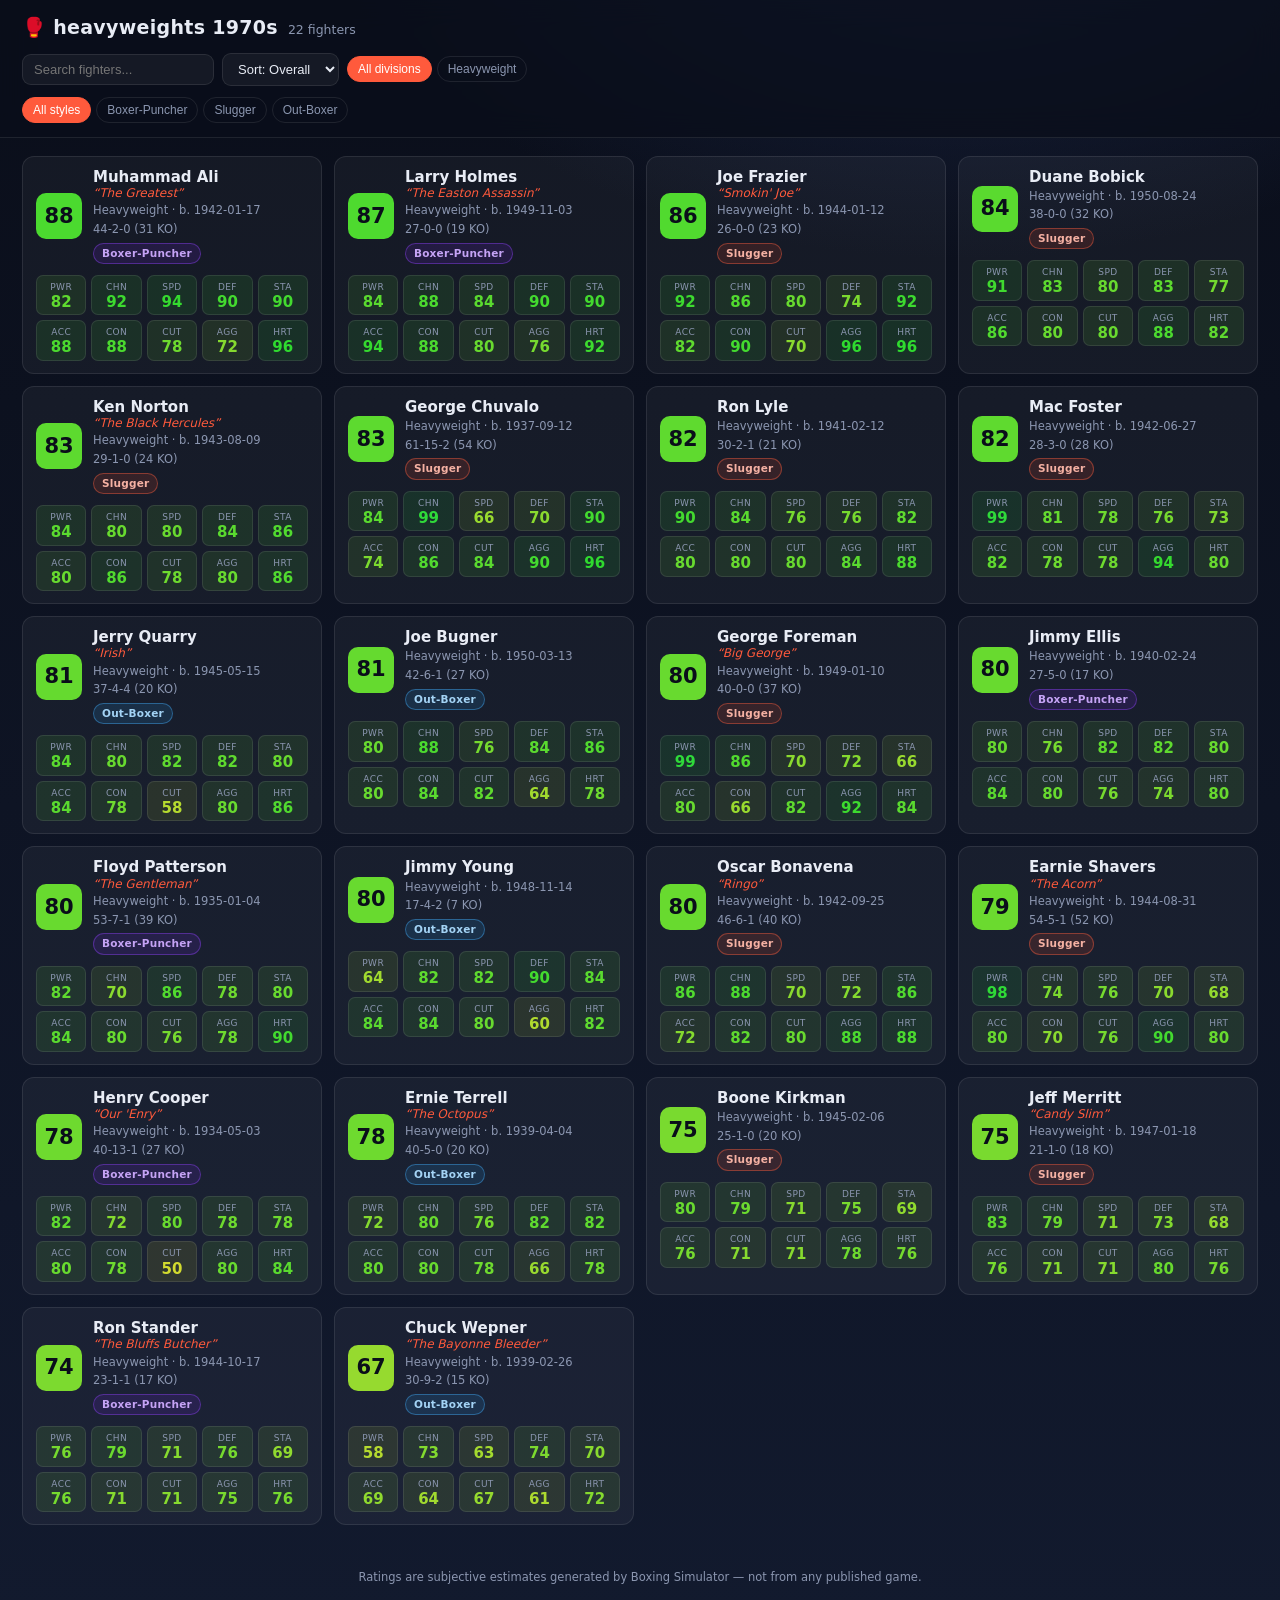
<file: rosters/heavyweights-1970s.html>
<!DOCTYPE html>
<html lang="en">
<head>
<meta charset="utf-8">
<meta name="viewport" content="width=device-width, initial-scale=1">
<title>heavyweights 1970s</title>
<style>
  :root {
    --bg0:#0a0e1a; --bg1:#121a2e; --card:rgba(255,255,255,.045); --line:rgba(255,255,255,.09);
    --text:#e8ecf5; --muted:#8b96b0; --accent:#ff5a3c;
  }
  * { box-sizing:border-box; }
  body {
    margin:0; color:var(--text); font:14px/1.45 system-ui,-apple-system,"Segoe UI",Roboto,sans-serif;
    background:radial-gradient(1100px 700px at 75% -10%, #1c2747 0%, transparent 60%), linear-gradient(180deg,var(--bg0),var(--bg1));
    min-height:100vh;
  }
  header {
    position:sticky; top:0; z-index:10; backdrop-filter:blur(14px);
    background:rgba(10,14,26,.74); border-bottom:1px solid var(--line); padding:14px 22px;
  }
  .title { display:flex; align-items:baseline; gap:10px; flex-wrap:wrap; }
  .title h1 { margin:0; font-size:19px; letter-spacing:.3px; }
  .title .count { color:var(--muted); font-size:12.5px; }
  .title .glove { color:var(--accent); }
  .controls { display:flex; gap:8px; flex-wrap:wrap; align-items:center; margin-top:11px; }
  input,select {
    background:rgba(255,255,255,.05); color:var(--text); border:1px solid var(--line);
    border-radius:9px; padding:7px 11px; font-size:13px; outline:none;
  }
  input { min-width:190px; }
  input:focus,select:focus { border-color:var(--accent); }
  .chips { display:flex; gap:5px; flex-wrap:wrap; }
  .chip {
    cursor:pointer; padding:5px 10px; border-radius:999px; border:1px solid var(--line);
    background:transparent; color:var(--muted); font-size:12px; transition:.15s;
  }
  .chip:hover { color:var(--text); }
  .chip.active { background:var(--accent); border-color:var(--accent); color:#fff; }
  main { padding:18px 22px; max-width:1500px; margin:0 auto; }
  .grid { display:grid; gap:12px; grid-template-columns:repeat(auto-fill,minmax(248px,1fr)); }

  .card {
    background:var(--card); border:1px solid var(--line); border-radius:12px; padding:12px 13px;
    transition:transform .15s, border-color .15s;
  }
  .card:hover { transform:translateY(-2px); border-color:rgba(255,90,60,.4); }
  .head { display:flex; gap:11px; align-items:center; }
  .ovr {
    flex:0 0 46px; width:46px; height:46px; border-radius:10px; display:grid; place-items:center;
    font-weight:750; font-size:21px; color:#0a0e1a; line-height:1;
  }
  .ident { min-width:0; flex:1; }
  .ident .name { font-weight:650; font-size:15px; line-height:1.15; }
  .ident .nick { color:var(--accent); font-size:12px; font-style:italic; line-height:1.2; }
  .ident .sub { color:var(--muted); font-size:11.5px; margin-top:2px; }
  .style { display:inline-block; margin-top:5px; padding:2px 8px; border-radius:999px;
    font-size:10.5px; font-weight:600; letter-spacing:.2px; cursor:help; }

  .tiles { display:grid; grid-template-columns:repeat(5,1fr); gap:5px; margin-top:11px; }
  .tile {
    border:1px solid var(--line); border-radius:7px; padding:5px 0 4px; text-align:center;
    background:var(--tc, rgba(255,255,255,.03));
  }
  .tile .k { display:block; font-size:9px; color:var(--muted); letter-spacing:.4px; }
  .tile .v { display:block; font-size:15px; font-weight:700; font-variant-numeric:tabular-nums; line-height:1.1; }

  .empty { color:var(--muted); text-align:center; padding:50px; }
  footer { color:var(--muted); font-size:11.5px; text-align:center; padding:26px; }
</style>
</head>
<body>
<header>
  <div class="title">
    <h1><span class="glove">&#129354;</span> heavyweights 1970s</h1>
    <span class="count" id="count"></span>
  </div>
  <div class="controls">
    <input id="search" type="search" placeholder="Search fighters...">
    <select id="sort">
      <option value="overall">Sort: Overall</option>
      <option value="name">Sort: Name</option>
      <option value="age">Sort: Age</option>
      <option value="power">Sort: Power</option>
      <option value="speed">Sort: Speed</option>
    </select>
    <div class="chips" id="chips"></div>
  </div>
  <div class="controls"><div class="chips" id="styleChips"></div></div>
</header>
<main><div class="grid" id="grid"></div></main>
<footer>Ratings are subjective estimates generated by Boxing Simulator &mdash; not from any published game.</footer>

<script>
const FIGHTERS = [{"name":"Muhammad Ali","nickname":"The Greatest","division":"Heavyweight","age":32,"dob":"1942-01-17","record":"44-2-0 (31 KO)","overall":88,"style":"Boxer-Puncher","styleDesc":"Blends real boxing skill with genuine pop \u2014 adaptable.","stats":[{"a":"PWR","t":"Power","v":82},{"a":"CHN","t":"Chin","v":92},{"a":"SPD","t":"Speed","v":94},{"a":"DEF","t":"Defense","v":90},{"a":"STA","t":"Stamina","v":90},{"a":"ACC","t":"Accuracy","v":88},{"a":"CON","t":"Conditioning","v":88},{"a":"CUT","t":"Cut Resist","v":78},{"a":"AGG","t":"Aggression","v":72},{"a":"HRT","t":"Heart","v":96}]},{"name":"Joe Frazier","nickname":"Smokin\u0027 Joe","division":"Heavyweight","age":27,"dob":"1944-01-12","record":"26-0-0 (23 KO)","overall":86,"style":"Slugger","styleDesc":"Huge power and comes to end it; defense is an afterthought.","stats":[{"a":"PWR","t":"Power","v":92},{"a":"CHN","t":"Chin","v":86},{"a":"SPD","t":"Speed","v":80},{"a":"DEF","t":"Defense","v":74},{"a":"STA","t":"Stamina","v":92},{"a":"ACC","t":"Accuracy","v":82},{"a":"CON","t":"Conditioning","v":90},{"a":"CUT","t":"Cut Resist","v":70},{"a":"AGG","t":"Aggression","v":96},{"a":"HRT","t":"Heart","v":96}]},{"name":"George Foreman","nickname":"Big George","division":"Heavyweight","age":25,"dob":"1949-01-10","record":"40-0-0 (37 KO)","overall":80,"style":"Slugger","styleDesc":"Huge power and comes to end it; defense is an afterthought.","stats":[{"a":"PWR","t":"Power","v":99},{"a":"CHN","t":"Chin","v":86},{"a":"SPD","t":"Speed","v":70},{"a":"DEF","t":"Defense","v":72},{"a":"STA","t":"Stamina","v":66},{"a":"ACC","t":"Accuracy","v":80},{"a":"CON","t":"Conditioning","v":66},{"a":"CUT","t":"Cut Resist","v":82},{"a":"AGG","t":"Aggression","v":92},{"a":"HRT","t":"Heart","v":84}]},{"name":"Ken Norton","nickname":"The Black Hercules","division":"Heavyweight","age":30,"dob":"1943-08-09","record":"29-1-0 (24 KO)","overall":83,"style":"Slugger","styleDesc":"Huge power and comes to end it; defense is an afterthought.","stats":[{"a":"PWR","t":"Power","v":84},{"a":"CHN","t":"Chin","v":80},{"a":"SPD","t":"Speed","v":80},{"a":"DEF","t":"Defense","v":84},{"a":"STA","t":"Stamina","v":86},{"a":"ACC","t":"Accuracy","v":80},{"a":"CON","t":"Conditioning","v":86},{"a":"CUT","t":"Cut Resist","v":78},{"a":"AGG","t":"Aggression","v":80},{"a":"HRT","t":"Heart","v":86}]},{"name":"Larry Holmes","nickname":"The Easton Assassin","division":"Heavyweight","age":28,"dob":"1949-11-03","record":"27-0-0 (19 KO)","overall":87,"style":"Boxer-Puncher","styleDesc":"Blends real boxing skill with genuine pop \u2014 adaptable.","stats":[{"a":"PWR","t":"Power","v":84},{"a":"CHN","t":"Chin","v":88},{"a":"SPD","t":"Speed","v":84},{"a":"DEF","t":"Defense","v":90},{"a":"STA","t":"Stamina","v":90},{"a":"ACC","t":"Accuracy","v":94},{"a":"CON","t":"Conditioning","v":88},{"a":"CUT","t":"Cut Resist","v":80},{"a":"AGG","t":"Aggression","v":76},{"a":"HRT","t":"Heart","v":92}]},{"name":"Jimmy Ellis","nickname":null,"division":"Heavyweight","age":30,"dob":"1940-02-24","record":"27-5-0 (17 KO)","overall":80,"style":"Boxer-Puncher","styleDesc":"Blends real boxing skill with genuine pop \u2014 adaptable.","stats":[{"a":"PWR","t":"Power","v":80},{"a":"CHN","t":"Chin","v":76},{"a":"SPD","t":"Speed","v":82},{"a":"DEF","t":"Defense","v":82},{"a":"STA","t":"Stamina","v":80},{"a":"ACC","t":"Accuracy","v":84},{"a":"CON","t":"Conditioning","v":80},{"a":"CUT","t":"Cut Resist","v":76},{"a":"AGG","t":"Aggression","v":74},{"a":"HRT","t":"Heart","v":80}]},{"name":"Floyd Patterson","nickname":"The Gentleman","division":"Heavyweight","age":37,"dob":"1935-01-04","record":"53-7-1 (39 KO)","overall":80,"style":"Boxer-Puncher","styleDesc":"Blends real boxing skill with genuine pop \u2014 adaptable.","stats":[{"a":"PWR","t":"Power","v":82},{"a":"CHN","t":"Chin","v":70},{"a":"SPD","t":"Speed","v":86},{"a":"DEF","t":"Defense","v":78},{"a":"STA","t":"Stamina","v":80},{"a":"ACC","t":"Accuracy","v":84},{"a":"CON","t":"Conditioning","v":80},{"a":"CUT","t":"Cut Resist","v":76},{"a":"AGG","t":"Aggression","v":78},{"a":"HRT","t":"Heart","v":90}]},{"name":"Jerry Quarry","nickname":"Irish","division":"Heavyweight","age":26,"dob":"1945-05-15","record":"37-4-4 (20 KO)","overall":81,"style":"Out-Boxer","styleDesc":"Fights at range behind the jab; movement and accuracy over power.","stats":[{"a":"PWR","t":"Power","v":84},{"a":"CHN","t":"Chin","v":80},{"a":"SPD","t":"Speed","v":82},{"a":"DEF","t":"Defense","v":82},{"a":"STA","t":"Stamina","v":80},{"a":"ACC","t":"Accuracy","v":84},{"a":"CON","t":"Conditioning","v":78},{"a":"CUT","t":"Cut Resist","v":58},{"a":"AGG","t":"Aggression","v":80},{"a":"HRT","t":"Heart","v":86}]},{"name":"Ron Lyle","nickname":null,"division":"Heavyweight","age":34,"dob":"1941-02-12","record":"30-2-1 (21 KO)","overall":82,"style":"Slugger","styleDesc":"Huge power and comes to end it; defense is an afterthought.","stats":[{"a":"PWR","t":"Power","v":90},{"a":"CHN","t":"Chin","v":84},{"a":"SPD","t":"Speed","v":76},{"a":"DEF","t":"Defense","v":76},{"a":"STA","t":"Stamina","v":82},{"a":"ACC","t":"Accuracy","v":80},{"a":"CON","t":"Conditioning","v":80},{"a":"CUT","t":"Cut Resist","v":80},{"a":"AGG","t":"Aggression","v":84},{"a":"HRT","t":"Heart","v":88}]},{"name":"Earnie Shavers","nickname":"The Acorn","division":"Heavyweight","age":33,"dob":"1944-08-31","record":"54-5-1 (52 KO)","overall":79,"style":"Slugger","styleDesc":"Huge power and comes to end it; defense is an afterthought.","stats":[{"a":"PWR","t":"Power","v":98},{"a":"CHN","t":"Chin","v":74},{"a":"SPD","t":"Speed","v":76},{"a":"DEF","t":"Defense","v":70},{"a":"STA","t":"Stamina","v":68},{"a":"ACC","t":"Accuracy","v":80},{"a":"CON","t":"Conditioning","v":70},{"a":"CUT","t":"Cut Resist","v":76},{"a":"AGG","t":"Aggression","v":90},{"a":"HRT","t":"Heart","v":80}]},{"name":"Jimmy Young","nickname":null,"division":"Heavyweight","age":28,"dob":"1948-11-14","record":"17-4-2 (7 KO)","overall":80,"style":"Out-Boxer","styleDesc":"Fights at range behind the jab; movement and accuracy over power.","stats":[{"a":"PWR","t":"Power","v":64},{"a":"CHN","t":"Chin","v":82},{"a":"SPD","t":"Speed","v":82},{"a":"DEF","t":"Defense","v":90},{"a":"STA","t":"Stamina","v":84},{"a":"ACC","t":"Accuracy","v":84},{"a":"CON","t":"Conditioning","v":84},{"a":"CUT","t":"Cut Resist","v":80},{"a":"AGG","t":"Aggression","v":60},{"a":"HRT","t":"Heart","v":82}]},{"name":"Joe Bugner","nickname":null,"division":"Heavyweight","age":25,"dob":"1950-03-13","record":"42-6-1 (27 KO)","overall":81,"style":"Out-Boxer","styleDesc":"Fights at range behind the jab; movement and accuracy over power.","stats":[{"a":"PWR","t":"Power","v":80},{"a":"CHN","t":"Chin","v":88},{"a":"SPD","t":"Speed","v":76},{"a":"DEF","t":"Defense","v":84},{"a":"STA","t":"Stamina","v":86},{"a":"ACC","t":"Accuracy","v":80},{"a":"CON","t":"Conditioning","v":84},{"a":"CUT","t":"Cut Resist","v":82},{"a":"AGG","t":"Aggression","v":64},{"a":"HRT","t":"Heart","v":78}]},{"name":"Oscar Bonavena","nickname":"Ringo","division":"Heavyweight","age":28,"dob":"1942-09-25","record":"46-6-1 (40 KO)","overall":80,"style":"Slugger","styleDesc":"Huge power and comes to end it; defense is an afterthought.","stats":[{"a":"PWR","t":"Power","v":86},{"a":"CHN","t":"Chin","v":88},{"a":"SPD","t":"Speed","v":70},{"a":"DEF","t":"Defense","v":72},{"a":"STA","t":"Stamina","v":86},{"a":"ACC","t":"Accuracy","v":72},{"a":"CON","t":"Conditioning","v":82},{"a":"CUT","t":"Cut Resist","v":80},{"a":"AGG","t":"Aggression","v":88},{"a":"HRT","t":"Heart","v":88}]},{"name":"George Chuvalo","nickname":null,"division":"Heavyweight","age":33,"dob":"1937-09-12","record":"61-15-2 (54 KO)","overall":83,"style":"Slugger","styleDesc":"Huge power and comes to end it; defense is an afterthought.","stats":[{"a":"PWR","t":"Power","v":84},{"a":"CHN","t":"Chin","v":99},{"a":"SPD","t":"Speed","v":66},{"a":"DEF","t":"Defense","v":70},{"a":"STA","t":"Stamina","v":90},{"a":"ACC","t":"Accuracy","v":74},{"a":"CON","t":"Conditioning","v":86},{"a":"CUT","t":"Cut Resist","v":84},{"a":"AGG","t":"Aggression","v":90},{"a":"HRT","t":"Heart","v":96}]},{"name":"Henry Cooper","nickname":"Our \u0027Enry","division":"Heavyweight","age":36,"dob":"1934-05-03","record":"40-13-1 (27 KO)","overall":78,"style":"Boxer-Puncher","styleDesc":"Blends real boxing skill with genuine pop \u2014 adaptable.","stats":[{"a":"PWR","t":"Power","v":82},{"a":"CHN","t":"Chin","v":72},{"a":"SPD","t":"Speed","v":80},{"a":"DEF","t":"Defense","v":78},{"a":"STA","t":"Stamina","v":78},{"a":"ACC","t":"Accuracy","v":80},{"a":"CON","t":"Conditioning","v":78},{"a":"CUT","t":"Cut Resist","v":50},{"a":"AGG","t":"Aggression","v":80},{"a":"HRT","t":"Heart","v":84}]},{"name":"Ernie Terrell","nickname":"The Octopus","division":"Heavyweight","age":31,"dob":"1939-04-04","record":"40-5-0 (20 KO)","overall":78,"style":"Out-Boxer","styleDesc":"Fights at range behind the jab; movement and accuracy over power.","stats":[{"a":"PWR","t":"Power","v":72},{"a":"CHN","t":"Chin","v":80},{"a":"SPD","t":"Speed","v":76},{"a":"DEF","t":"Defense","v":82},{"a":"STA","t":"Stamina","v":82},{"a":"ACC","t":"Accuracy","v":80},{"a":"CON","t":"Conditioning","v":80},{"a":"CUT","t":"Cut Resist","v":78},{"a":"AGG","t":"Aggression","v":66},{"a":"HRT","t":"Heart","v":78}]},{"name":"Mac Foster","nickname":null,"division":"Heavyweight","age":29,"dob":"1942-06-27","record":"28-3-0 (28 KO)","overall":82,"style":"Slugger","styleDesc":"Huge power and comes to end it; defense is an afterthought.","stats":[{"a":"PWR","t":"Power","v":99},{"a":"CHN","t":"Chin","v":81},{"a":"SPD","t":"Speed","v":78},{"a":"DEF","t":"Defense","v":76},{"a":"STA","t":"Stamina","v":73},{"a":"ACC","t":"Accuracy","v":82},{"a":"CON","t":"Conditioning","v":78},{"a":"CUT","t":"Cut Resist","v":78},{"a":"AGG","t":"Aggression","v":94},{"a":"HRT","t":"Heart","v":80}]},{"name":"Chuck Wepner","nickname":"The Bayonne Bleeder","division":"Heavyweight","age":36,"dob":"1939-02-26","record":"30-9-2 (15 KO)","overall":67,"style":"Out-Boxer","styleDesc":"Fights at range behind the jab; movement and accuracy over power.","stats":[{"a":"PWR","t":"Power","v":58},{"a":"CHN","t":"Chin","v":73},{"a":"SPD","t":"Speed","v":63},{"a":"DEF","t":"Defense","v":74},{"a":"STA","t":"Stamina","v":70},{"a":"ACC","t":"Accuracy","v":69},{"a":"CON","t":"Conditioning","v":64},{"a":"CUT","t":"Cut Resist","v":67},{"a":"AGG","t":"Aggression","v":61},{"a":"HRT","t":"Heart","v":72}]},{"name":"Duane Bobick","nickname":null,"division":"Heavyweight","age":26,"dob":"1950-08-24","record":"38-0-0 (32 KO)","overall":84,"style":"Slugger","styleDesc":"Huge power and comes to end it; defense is an afterthought.","stats":[{"a":"PWR","t":"Power","v":91},{"a":"CHN","t":"Chin","v":83},{"a":"SPD","t":"Speed","v":80},{"a":"DEF","t":"Defense","v":83},{"a":"STA","t":"Stamina","v":77},{"a":"ACC","t":"Accuracy","v":86},{"a":"CON","t":"Conditioning","v":80},{"a":"CUT","t":"Cut Resist","v":80},{"a":"AGG","t":"Aggression","v":88},{"a":"HRT","t":"Heart","v":82}]},{"name":"Ron Stander","nickname":"The Bluffs Butcher","division":"Heavyweight","age":27,"dob":"1944-10-17","record":"23-1-1 (17 KO)","overall":74,"style":"Boxer-Puncher","styleDesc":"Blends real boxing skill with genuine pop \u2014 adaptable.","stats":[{"a":"PWR","t":"Power","v":76},{"a":"CHN","t":"Chin","v":79},{"a":"SPD","t":"Speed","v":71},{"a":"DEF","t":"Defense","v":76},{"a":"STA","t":"Stamina","v":69},{"a":"ACC","t":"Accuracy","v":76},{"a":"CON","t":"Conditioning","v":71},{"a":"CUT","t":"Cut Resist","v":71},{"a":"AGG","t":"Aggression","v":75},{"a":"HRT","t":"Heart","v":76}]},{"name":"Boone Kirkman","nickname":null,"division":"Heavyweight","age":25,"dob":"1945-02-06","record":"25-1-0 (20 KO)","overall":75,"style":"Slugger","styleDesc":"Huge power and comes to end it; defense is an afterthought.","stats":[{"a":"PWR","t":"Power","v":80},{"a":"CHN","t":"Chin","v":79},{"a":"SPD","t":"Speed","v":71},{"a":"DEF","t":"Defense","v":75},{"a":"STA","t":"Stamina","v":69},{"a":"ACC","t":"Accuracy","v":76},{"a":"CON","t":"Conditioning","v":71},{"a":"CUT","t":"Cut Resist","v":71},{"a":"AGG","t":"Aggression","v":78},{"a":"HRT","t":"Heart","v":76}]},{"name":"Jeff Merritt","nickname":"Candy Slim","division":"Heavyweight","age":27,"dob":"1947-01-18","record":"21-1-0 (18 KO)","overall":75,"style":"Slugger","styleDesc":"Huge power and comes to end it; defense is an afterthought.","stats":[{"a":"PWR","t":"Power","v":83},{"a":"CHN","t":"Chin","v":79},{"a":"SPD","t":"Speed","v":71},{"a":"DEF","t":"Defense","v":73},{"a":"STA","t":"Stamina","v":68},{"a":"ACC","t":"Accuracy","v":76},{"a":"CON","t":"Conditioning","v":71},{"a":"CUT","t":"Cut Resist","v":71},{"a":"AGG","t":"Aggression","v":80},{"a":"HRT","t":"Heart","v":76}]}];
const grid = document.getElementById('grid');
const search = document.getElementById('search');
const sortSel = document.getElementById('sort');
const chipBox = document.getElementById('chips');
const styleChipBox = document.getElementById('styleChips');
const countEl = document.getElementById('count');

let activeDivision = 'All';
let activeStyle = 'All';
const divisions = ['All', ...[...new Set(FIGHTERS.map(f => f.division))]];
const styles = ['All', ...[...new Set(FIGHTERS.map(f => f.style))]];

function makeChips(box, items, onPick, label){
  items.forEach((d, i) => {
    const c = document.createElement('button');
    c.className = 'chip' + (i === 0 ? ' active' : '');
    c.textContent = d === 'All' ? label : d;
    c.onclick = () => { onPick(d); [...box.children].forEach(x => x.classList.remove('active')); c.classList.add('active'); render(); };
    box.appendChild(c);
  });
}
makeChips(chipBox, divisions, d => activeDivision = d, 'All divisions');
makeChips(styleChipBox, styles, s => activeStyle = s, 'All styles');

const STYLE_HUE = { 'Out-Boxer':205, 'Boxer-Puncher':265, 'Slugger':10, 'Swarmer':35, 'Counter-Puncher':150 };
function styleCss(name){
  const h = STYLE_HUE[name] ?? 220;
  return `background:hsl(${h} 70% 50% / .16);border:1px solid hsl(${h} 70% 55% / .5);color:hsl(${h} 80% 80%)`;
}
function color(v){ return `hsl(${Math.round(v*1.25)} 70% 52%)`; }      // 0 red -> 100 green
function tileBg(v){ return `hsl(${Math.round(v*1.25)} 60% 45% / .14)`; }

function cardHtml(f){
  const tiles = f.stats.map(s => `
    <div class="tile" style="--tc:${tileBg(s.v)}" title="${s.t}">
      <span class="k">${s.a}</span>
      <span class="v" style="color:${color(s.v)}">${s.v}</span>
    </div>`).join('');
  const nick = f.nickname ? `<div class="nick">&ldquo;${f.nickname}&rdquo;</div>` : '';
  const born = f.dob ? `b. ${f.dob}` : `Age ${f.age}`;
  return `<div class="card">
    <div class="head">
      <div class="ovr" style="background:${color(f.overall)}">${f.overall}</div>
      <div class="ident">
        <div class="name">${f.name}</div>${nick}
        <div class="sub">${f.division} &middot; ${born}</div>
        <div class="sub">${f.record}</div>
        <span class="style" style="${styleCss(f.style)}" title="${f.styleDesc}">${f.style}</span>
      </div>
    </div>
    <div class="tiles">${tiles}</div>
  </div>`;
}

function render(){
  const q = search.value.trim().toLowerCase();
  const key = sortSel.value;
  let list = FIGHTERS.filter(f =>
    (activeDivision === 'All' || f.division === activeDivision) &&
    (activeStyle === 'All' || f.style === activeStyle) &&
    (q === '' || f.name.toLowerCase().includes(q) || (f.nickname||'').toLowerCase().includes(q) || f.style.toLowerCase().includes(q)));

  const stat = s => (f => (f.stats.find(x => x.t.toLowerCase() === s)||{}).v || 0);
  list.sort((a,b) => {
    if (key === 'name') return a.name.localeCompare(b.name);
    if (key === 'age') return a.age - b.age;
    if (key === 'power') return stat('power')(b) - stat('power')(a);
    if (key === 'speed') return stat('speed')(b) - stat('speed')(a);
    return b.overall - a.overall;
  });

  countEl.textContent = `${list.length} fighter${list.length===1?'':'s'}`;
  grid.innerHTML = list.length ? list.map(cardHtml).join('') : '<div class="empty">No fighters match.</div>';
}

search.oninput = render;
sortSel.onchange = render;
render();
</script>
</body>
</html>
</file>
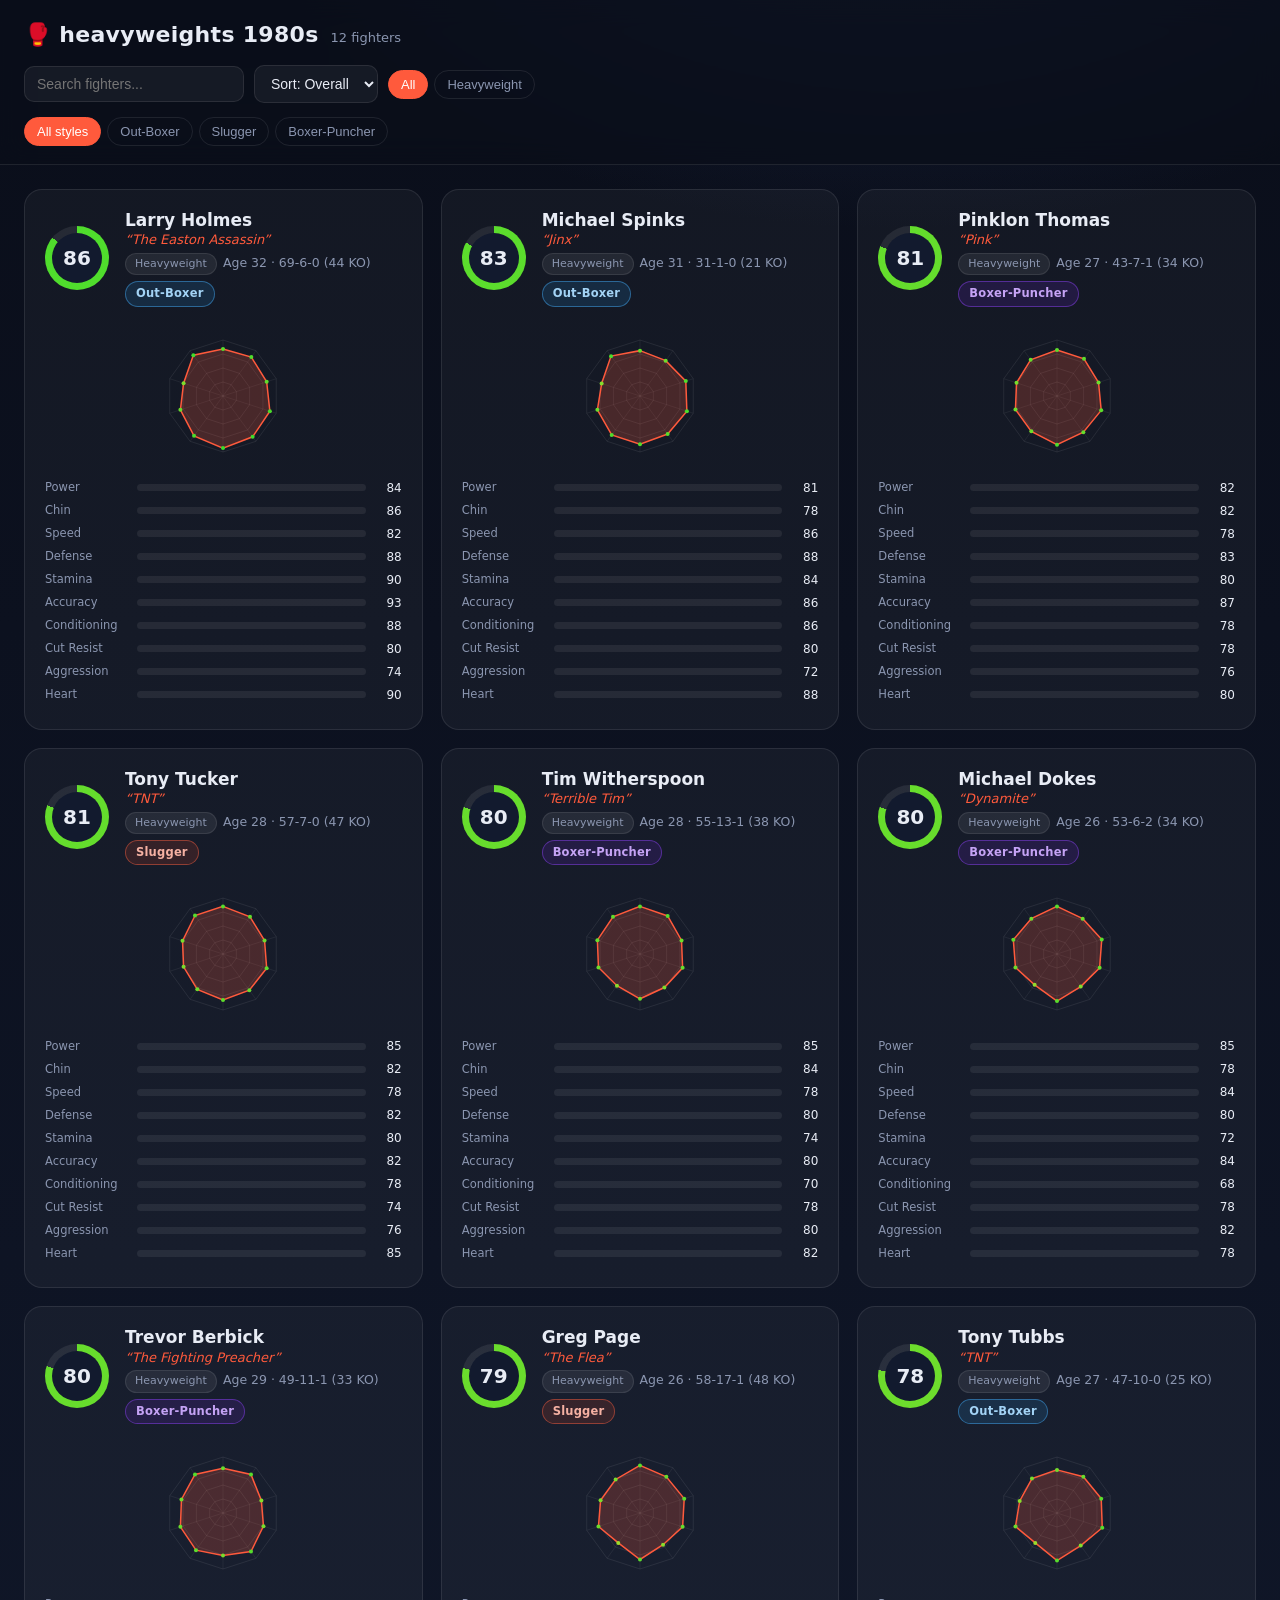
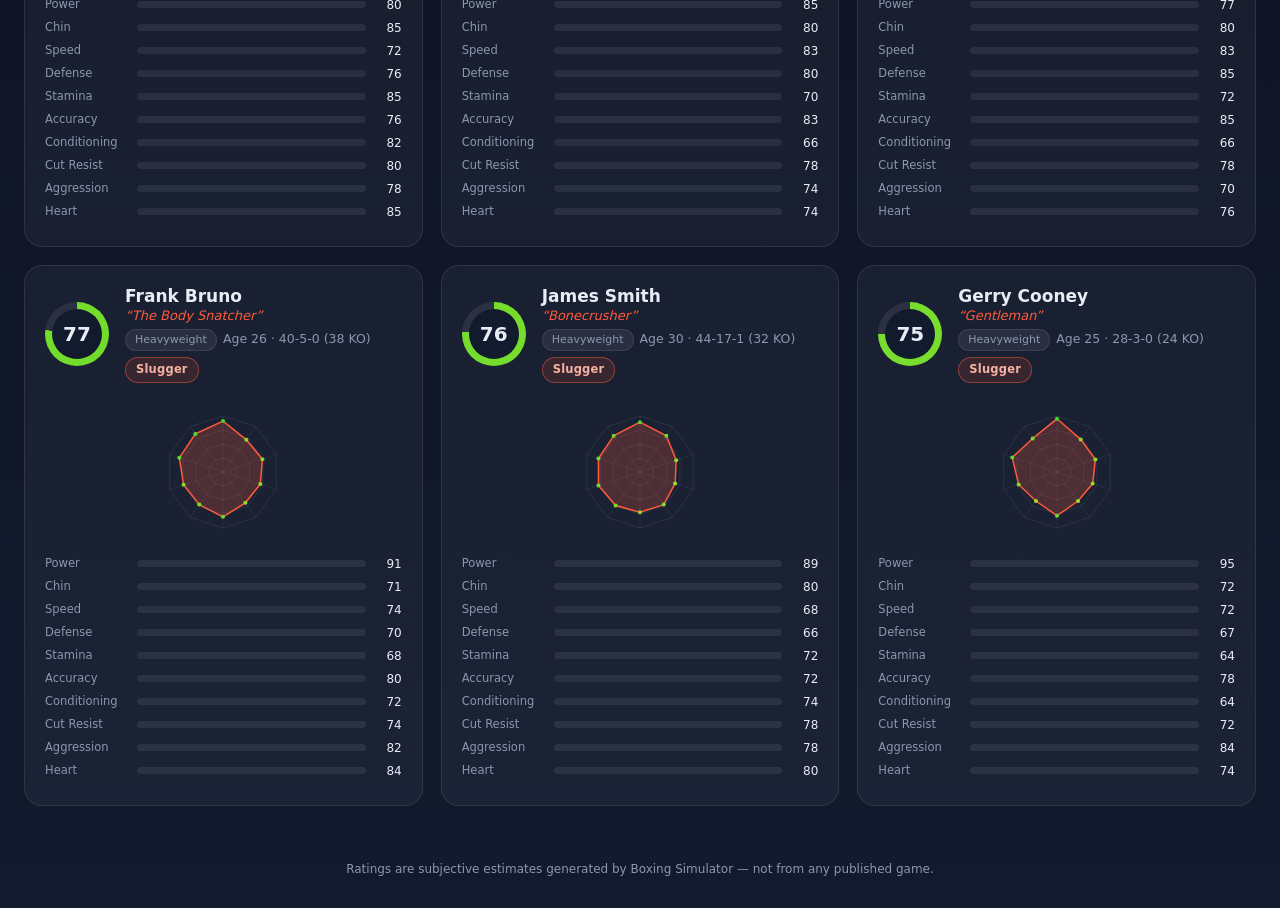
<file: rosters/heavyweights-1980s.html>
<!DOCTYPE html>
<html lang="en">
<head>
<meta charset="utf-8">
<meta name="viewport" content="width=device-width, initial-scale=1">
<title>heavyweights 1980s</title>
<style>
  :root {
    --bg0:#0a0e1a; --bg1:#121a2e; --card:rgba(255,255,255,.04); --line:rgba(255,255,255,.09);
    --text:#e8ecf5; --muted:#8b96b0; --accent:#ff5a3c;
  }
  * { box-sizing:border-box; }
  body {
    margin:0; color:var(--text); font:15px/1.5 system-ui,-apple-system,"Segoe UI",Roboto,sans-serif;
    background:radial-gradient(1200px 800px at 70% -10%, #1c2747 0%, transparent 60%), linear-gradient(180deg,var(--bg0),var(--bg1));
    min-height:100vh;
  }
  header {
    position:sticky; top:0; z-index:10; backdrop-filter:blur(14px);
    background:rgba(10,14,26,.72); border-bottom:1px solid var(--line); padding:18px 24px;
  }
  .title { display:flex; align-items:baseline; gap:12px; flex-wrap:wrap; }
  .title h1 { margin:0; font-size:22px; letter-spacing:.3px; }
  .title .count { color:var(--muted); font-size:13px; }
  .title .glove { color:var(--accent); }
  .controls { display:flex; gap:10px; flex-wrap:wrap; margin-top:14px; align-items:center; }
  input,select {
    background:rgba(255,255,255,.05); color:var(--text); border:1px solid var(--line);
    border-radius:10px; padding:9px 12px; font-size:14px; outline:none;
  }
  input { min-width:220px; }
  input:focus,select:focus { border-color:var(--accent); }
  .chips { display:flex; gap:6px; flex-wrap:wrap; }
  .chip {
    cursor:pointer; padding:6px 12px; border-radius:999px; border:1px solid var(--line);
    background:transparent; color:var(--muted); font-size:13px; transition:.15s;
  }
  .chip:hover { color:var(--text); }
  .chip.active { background:var(--accent); border-color:var(--accent); color:#fff; }
  main { padding:24px; max-width:1500px; margin:0 auto; }
  .grid { display:grid; gap:18px; grid-template-columns:repeat(auto-fill,minmax(330px,1fr)); }
  .card {
    background:var(--card); border:1px solid var(--line); border-radius:18px; padding:20px;
    transition:transform .18s, border-color .18s, box-shadow .18s; position:relative; overflow:hidden;
  }
  .card:hover { transform:translateY(-4px); border-color:rgba(255,90,60,.45); box-shadow:0 18px 40px -20px rgba(0,0,0,.8); }
  .card .top { display:flex; align-items:center; gap:16px; }
  .ring { --v:0; width:64px; height:64px; flex:0 0 64px; border-radius:50%;
    background:conic-gradient(var(--rc) calc(var(--v)*1%), rgba(255,255,255,.08) 0);
    display:grid; place-items:center; }
  .ring span { width:50px; height:50px; border-radius:50%; background:var(--bg1);
    display:grid; place-items:center; font-weight:700; font-size:20px; }
  .ident { min-width:0; }
  .ident .name { font-weight:650; font-size:17px; line-height:1.2; }
  .ident .nick { color:var(--accent); font-size:13px; font-style:italic; }
  .ident .meta { color:var(--muted); font-size:12.5px; margin-top:3px; }
  .badge { display:inline-block; padding:2px 9px; border-radius:999px; font-size:11px;
    background:rgba(255,255,255,.07); border:1px solid var(--line); margin-right:6px; }
  .style { display:inline-block; margin-top:6px; padding:3px 10px; border-radius:999px;
    font-size:11.5px; font-weight:600; letter-spacing:.2px; cursor:help; }
  .radar { display:block; margin:14px auto 6px; }
  .bars { margin-top:8px; }
  .bar { display:grid; grid-template-columns:84px 1fr 28px; align-items:center; gap:8px; margin:5px 0; }
  .bar .lbl { color:var(--muted); font-size:11.5px; }
  .bar .track { height:7px; border-radius:6px; background:rgba(255,255,255,.07); overflow:hidden; }
  .bar .fill { height:100%; border-radius:6px; }
  .bar .val { text-align:right; font-size:12px; font-variant-numeric:tabular-nums; }
  .empty { color:var(--muted); text-align:center; padding:60px; }
  footer { color:var(--muted); font-size:12px; text-align:center; padding:30px; }
</style>
</head>
<body>
<header>
  <div class="title">
    <h1><span class="glove">&#129354;</span> heavyweights 1980s</h1>
    <span class="count" id="count"></span>
  </div>
  <div class="controls">
    <input id="search" type="search" placeholder="Search fighters...">
    <select id="sort">
      <option value="overall">Sort: Overall</option>
      <option value="name">Sort: Name</option>
      <option value="age">Sort: Age</option>
      <option value="power">Sort: Power</option>
      <option value="speed">Sort: Speed</option>
    </select>
    <div class="chips" id="chips"></div>
  </div>
  <div class="controls"><div class="chips" id="styleChips"></div></div>
</header>
<main><div class="grid" id="grid"></div></main>
<footer>Ratings are subjective estimates generated by Boxing Simulator &mdash; not from any published game.</footer>

<script>
const FIGHTERS = [{"name":"Larry Holmes","nickname":"The Easton Assassin","division":"Heavyweight","age":32,"record":"69-6-0 (44 KO)","overall":86,"style":"Out-Boxer","styleDesc":"Fights at range behind the jab; movement and accuracy over power.","stats":[{"label":"Power","value":84},{"label":"Chin","value":86},{"label":"Speed","value":82},{"label":"Defense","value":88},{"label":"Stamina","value":90},{"label":"Accuracy","value":93},{"label":"Conditioning","value":88},{"label":"Cut Resist","value":80},{"label":"Aggression","value":74},{"label":"Heart","value":90}]},{"name":"Michael Spinks","nickname":"Jinx","division":"Heavyweight","age":31,"record":"31-1-0 (21 KO)","overall":83,"style":"Out-Boxer","styleDesc":"Fights at range behind the jab; movement and accuracy over power.","stats":[{"label":"Power","value":81},{"label":"Chin","value":78},{"label":"Speed","value":86},{"label":"Defense","value":88},{"label":"Stamina","value":84},{"label":"Accuracy","value":86},{"label":"Conditioning","value":86},{"label":"Cut Resist","value":80},{"label":"Aggression","value":72},{"label":"Heart","value":88}]},{"name":"Gerry Cooney","nickname":"Gentleman","division":"Heavyweight","age":25,"record":"28-3-0 (24 KO)","overall":75,"style":"Slugger","styleDesc":"Huge power and comes to end it; defense is an afterthought.","stats":[{"label":"Power","value":95},{"label":"Chin","value":72},{"label":"Speed","value":72},{"label":"Defense","value":67},{"label":"Stamina","value":64},{"label":"Accuracy","value":78},{"label":"Conditioning","value":64},{"label":"Cut Resist","value":72},{"label":"Aggression","value":84},{"label":"Heart","value":74}]},{"name":"Tim Witherspoon","nickname":"Terrible Tim","division":"Heavyweight","age":28,"record":"55-13-1 (38 KO)","overall":80,"style":"Boxer-Puncher","styleDesc":"Blends real boxing skill with genuine pop \u2014 adaptable.","stats":[{"label":"Power","value":85},{"label":"Chin","value":84},{"label":"Speed","value":78},{"label":"Defense","value":80},{"label":"Stamina","value":74},{"label":"Accuracy","value":80},{"label":"Conditioning","value":70},{"label":"Cut Resist","value":78},{"label":"Aggression","value":80},{"label":"Heart","value":82}]},{"name":"Pinklon Thomas","nickname":"Pink","division":"Heavyweight","age":27,"record":"43-7-1 (34 KO)","overall":81,"style":"Boxer-Puncher","styleDesc":"Blends real boxing skill with genuine pop \u2014 adaptable.","stats":[{"label":"Power","value":82},{"label":"Chin","value":82},{"label":"Speed","value":78},{"label":"Defense","value":83},{"label":"Stamina","value":80},{"label":"Accuracy","value":87},{"label":"Conditioning","value":78},{"label":"Cut Resist","value":78},{"label":"Aggression","value":76},{"label":"Heart","value":80}]},{"name":"Greg Page","nickname":"The Flea","division":"Heavyweight","age":26,"record":"58-17-1 (48 KO)","overall":79,"style":"Slugger","styleDesc":"Huge power and comes to end it; defense is an afterthought.","stats":[{"label":"Power","value":85},{"label":"Chin","value":80},{"label":"Speed","value":83},{"label":"Defense","value":80},{"label":"Stamina","value":70},{"label":"Accuracy","value":83},{"label":"Conditioning","value":66},{"label":"Cut Resist","value":78},{"label":"Aggression","value":74},{"label":"Heart","value":74}]},{"name":"Michael Dokes","nickname":"Dynamite","division":"Heavyweight","age":26,"record":"53-6-2 (34 KO)","overall":80,"style":"Boxer-Puncher","styleDesc":"Blends real boxing skill with genuine pop \u2014 adaptable.","stats":[{"label":"Power","value":85},{"label":"Chin","value":78},{"label":"Speed","value":84},{"label":"Defense","value":80},{"label":"Stamina","value":72},{"label":"Accuracy","value":84},{"label":"Conditioning","value":68},{"label":"Cut Resist","value":78},{"label":"Aggression","value":82},{"label":"Heart","value":78}]},{"name":"Tony Tucker","nickname":"TNT","division":"Heavyweight","age":28,"record":"57-7-0 (47 KO)","overall":81,"style":"Slugger","styleDesc":"Huge power and comes to end it; defense is an afterthought.","stats":[{"label":"Power","value":85},{"label":"Chin","value":82},{"label":"Speed","value":78},{"label":"Defense","value":82},{"label":"Stamina","value":80},{"label":"Accuracy","value":82},{"label":"Conditioning","value":78},{"label":"Cut Resist","value":74},{"label":"Aggression","value":76},{"label":"Heart","value":85}]},{"name":"Trevor Berbick","nickname":"The Fighting Preacher","division":"Heavyweight","age":29,"record":"49-11-1 (33 KO)","overall":80,"style":"Boxer-Puncher","styleDesc":"Blends real boxing skill with genuine pop \u2014 adaptable.","stats":[{"label":"Power","value":80},{"label":"Chin","value":85},{"label":"Speed","value":72},{"label":"Defense","value":76},{"label":"Stamina","value":85},{"label":"Accuracy","value":76},{"label":"Conditioning","value":82},{"label":"Cut Resist","value":80},{"label":"Aggression","value":78},{"label":"Heart","value":85}]},{"name":"James Smith","nickname":"Bonecrusher","division":"Heavyweight","age":30,"record":"44-17-1 (32 KO)","overall":76,"style":"Slugger","styleDesc":"Huge power and comes to end it; defense is an afterthought.","stats":[{"label":"Power","value":89},{"label":"Chin","value":80},{"label":"Speed","value":68},{"label":"Defense","value":66},{"label":"Stamina","value":72},{"label":"Accuracy","value":72},{"label":"Conditioning","value":74},{"label":"Cut Resist","value":78},{"label":"Aggression","value":78},{"label":"Heart","value":80}]},{"name":"Frank Bruno","nickname":"The Body Snatcher","division":"Heavyweight","age":26,"record":"40-5-0 (38 KO)","overall":77,"style":"Slugger","styleDesc":"Huge power and comes to end it; defense is an afterthought.","stats":[{"label":"Power","value":91},{"label":"Chin","value":71},{"label":"Speed","value":74},{"label":"Defense","value":70},{"label":"Stamina","value":68},{"label":"Accuracy","value":80},{"label":"Conditioning","value":72},{"label":"Cut Resist","value":74},{"label":"Aggression","value":82},{"label":"Heart","value":84}]},{"name":"Tony Tubbs","nickname":"TNT","division":"Heavyweight","age":27,"record":"47-10-0 (25 KO)","overall":78,"style":"Out-Boxer","styleDesc":"Fights at range behind the jab; movement and accuracy over power.","stats":[{"label":"Power","value":77},{"label":"Chin","value":80},{"label":"Speed","value":83},{"label":"Defense","value":85},{"label":"Stamina","value":72},{"label":"Accuracy","value":85},{"label":"Conditioning","value":66},{"label":"Cut Resist","value":78},{"label":"Aggression","value":70},{"label":"Heart","value":76}]}];
const grid = document.getElementById('grid');
const search = document.getElementById('search');
const sortSel = document.getElementById('sort');
const chipBox = document.getElementById('chips');
const countEl = document.getElementById('count');

let activeDivision = 'All';
let activeStyle = 'All';
const styleChipBox = document.getElementById('styleChips');
const divisions = ['All', ...[...new Set(FIGHTERS.map(f => f.division))]];
const styles = ['All', ...[...new Set(FIGHTERS.map(f => f.style))]];

divisions.forEach(d => {
  const c = document.createElement('button');
  c.className = 'chip' + (d === 'All' ? ' active' : '');
  c.textContent = d;
  c.onclick = () => { activeDivision = d; [...chipBox.children].forEach(x => x.classList.remove('active')); c.classList.add('active'); render(); };
  chipBox.appendChild(c);
});

styles.forEach(st => {
  const c = document.createElement('button');
  c.className = 'chip' + (st === 'All' ? ' active' : '');
  c.textContent = st === 'All' ? 'All styles' : st;
  c.onclick = () => { activeStyle = st; [...styleChipBox.children].forEach(x => x.classList.remove('active')); c.classList.add('active'); render(); };
  styleChipBox.appendChild(c);
});

function hue(v){ return Math.round(v * 1.25); }            // 0 red -> 100 green
function color(v){ return `hsl(${hue(v)} 72% 52%)`; }

const STYLE_HUE = { 'Out-Boxer':205, 'Boxer-Puncher':265, 'Slugger':10, 'Swarmer':35, 'Counter-Puncher':150 };
function styleCss(name){
  const h = STYLE_HUE[name] ?? 220;
  return `background:hsl(${h} 70% 50% / .16);border:1px solid hsl(${h} 70% 55% / .55);color:hsl(${h} 80% 80%)`;
}

function radar(stats){
  const n = stats.length, size = 150, cx = size/2, cy = size/2, R = 56;
  const pt = (i, r) => {
    const a = -Math.PI/2 + i * 2*Math.PI/n;
    return [cx + Math.cos(a)*r, cy + Math.sin(a)*r];
  };
  let rings = '';
  [0.25,0.5,0.75,1].forEach(f => {
    const p = stats.map((_,i)=>pt(i,R*f).join(',')).join(' ');
    rings += `<polygon points="${p}" fill="none" stroke="rgba(255,255,255,.08)"/>`;
  });
  let spokes = '';
  stats.forEach((_,i)=>{ const [x,y]=pt(i,R); spokes += `<line x1="${cx}" y1="${cy}" x2="${x}" y2="${y}" stroke="rgba(255,255,255,.06)"/>`; });
  const poly = stats.map((s,i)=>pt(i, R*s.value/100).join(',')).join(' ');
  const dots = stats.map((s,i)=>{ const [x,y]=pt(i,R*s.value/100); return `<circle cx="${x}" cy="${y}" r="2" fill="${color(s.value)}"/>`; }).join('');
  return `<svg class="radar" width="${size}" height="${size}" viewBox="0 0 ${size} ${size}">
    ${rings}${spokes}
    <polygon points="${poly}" fill="rgba(255,90,60,.22)" stroke="var(--accent)" stroke-width="1.5"/>
    ${dots}
  </svg>`;
}

function cardHtml(f){
  const bars = f.stats.map(s => `
    <div class="bar">
      <span class="lbl">${s.label}</span>
      <span class="track"><span class="fill" style="width:${s.value}%;background:${color(s.value)}"></span></span>
      <span class="val">${s.value}</span>
    </div>`).join('');
  const nick = f.nickname ? `<div class="nick">&ldquo;${f.nickname}&rdquo;</div>` : '';
  return `<div class="card">
    <div class="top">
      <div class="ring" style="--v:${f.overall};--rc:${color(f.overall)}"><span>${f.overall}</span></div>
      <div class="ident">
        <div class="name">${f.name}</div>${nick}
        <div class="meta"><span class="badge">${f.division}</span>Age ${f.age} &middot; ${f.record}</div>
        <div class="style" style="${styleCss(f.style)}" title="${f.styleDesc}">${f.style}</div>
      </div>
    </div>
    ${radar(f.stats)}
    <div class="bars">${bars}</div>
  </div>`;
}

function render(){
  const q = search.value.trim().toLowerCase();
  const key = sortSel.value;
  let list = FIGHTERS.filter(f =>
    (activeDivision === 'All' || f.division === activeDivision) &&
    (activeStyle === 'All' || f.style === activeStyle) &&
    (q === '' || f.name.toLowerCase().includes(q) || (f.nickname||'').toLowerCase().includes(q) || f.style.toLowerCase().includes(q)));

  const stat = s => (f => (f.stats.find(x => x.label.toLowerCase() === s)||{}).value || 0);
  list.sort((a,b) => {
    if (key === 'name') return a.name.localeCompare(b.name);
    if (key === 'age') return a.age - b.age;
    if (key === 'power') return stat('power')(b) - stat('power')(a);
    if (key === 'speed') return stat('speed')(b) - stat('speed')(a);
    return b.overall - a.overall;
  });

  countEl.textContent = `${list.length} fighter${list.length===1?'':'s'}`;
  grid.innerHTML = list.length ? list.map(cardHtml).join('') : '<div class="empty">No fighters match.</div>';
}

search.oninput = render;
sortSel.onchange = render;
render();
</script>
</body>
</html>
</file>
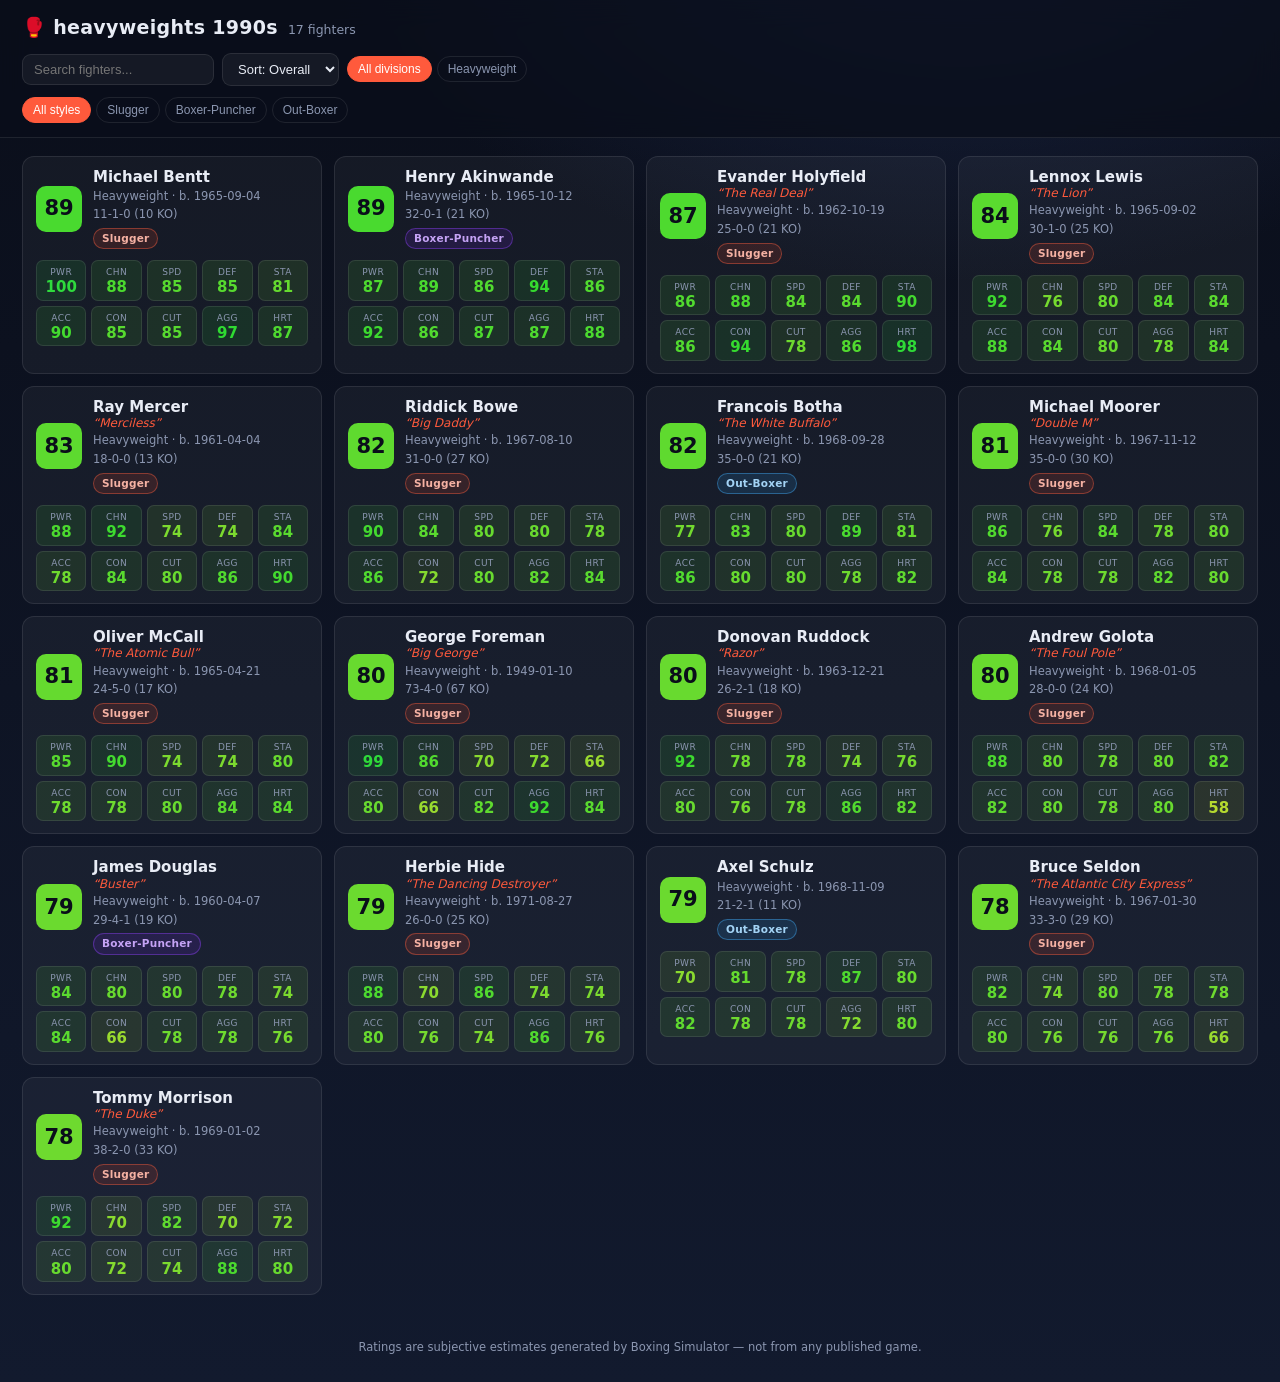
<file: rosters/heavyweights-1990s.html>
<!DOCTYPE html>
<html lang="en">
<head>
<meta charset="utf-8">
<meta name="viewport" content="width=device-width, initial-scale=1">
<title>heavyweights 1990s</title>
<style>
  :root {
    --bg0:#0a0e1a; --bg1:#121a2e; --card:rgba(255,255,255,.045); --line:rgba(255,255,255,.09);
    --text:#e8ecf5; --muted:#8b96b0; --accent:#ff5a3c;
  }
  * { box-sizing:border-box; }
  body {
    margin:0; color:var(--text); font:14px/1.45 system-ui,-apple-system,"Segoe UI",Roboto,sans-serif;
    background:radial-gradient(1100px 700px at 75% -10%, #1c2747 0%, transparent 60%), linear-gradient(180deg,var(--bg0),var(--bg1));
    min-height:100vh;
  }
  header {
    position:sticky; top:0; z-index:10; backdrop-filter:blur(14px);
    background:rgba(10,14,26,.74); border-bottom:1px solid var(--line); padding:14px 22px;
  }
  .title { display:flex; align-items:baseline; gap:10px; flex-wrap:wrap; }
  .title h1 { margin:0; font-size:19px; letter-spacing:.3px; }
  .title .count { color:var(--muted); font-size:12.5px; }
  .title .glove { color:var(--accent); }
  .controls { display:flex; gap:8px; flex-wrap:wrap; align-items:center; margin-top:11px; }
  input,select {
    background:rgba(255,255,255,.05); color:var(--text); border:1px solid var(--line);
    border-radius:9px; padding:7px 11px; font-size:13px; outline:none;
  }
  input { min-width:190px; }
  input:focus,select:focus { border-color:var(--accent); }
  .chips { display:flex; gap:5px; flex-wrap:wrap; }
  .chip {
    cursor:pointer; padding:5px 10px; border-radius:999px; border:1px solid var(--line);
    background:transparent; color:var(--muted); font-size:12px; transition:.15s;
  }
  .chip:hover { color:var(--text); }
  .chip.active { background:var(--accent); border-color:var(--accent); color:#fff; }
  main { padding:18px 22px; max-width:1500px; margin:0 auto; }
  .grid { display:grid; gap:12px; grid-template-columns:repeat(auto-fill,minmax(248px,1fr)); }

  .card {
    background:var(--card); border:1px solid var(--line); border-radius:12px; padding:12px 13px;
    transition:transform .15s, border-color .15s;
  }
  .card:hover { transform:translateY(-2px); border-color:rgba(255,90,60,.4); }
  .head { display:flex; gap:11px; align-items:center; }
  .ovr {
    flex:0 0 46px; width:46px; height:46px; border-radius:10px; display:grid; place-items:center;
    font-weight:750; font-size:21px; color:#0a0e1a; line-height:1;
  }
  .ident { min-width:0; flex:1; }
  .ident .name { font-weight:650; font-size:15px; line-height:1.15; }
  .ident .nick { color:var(--accent); font-size:12px; font-style:italic; line-height:1.2; }
  .ident .sub { color:var(--muted); font-size:11.5px; margin-top:2px; }
  .style { display:inline-block; margin-top:5px; padding:2px 8px; border-radius:999px;
    font-size:10.5px; font-weight:600; letter-spacing:.2px; cursor:help; }

  .tiles { display:grid; grid-template-columns:repeat(5,1fr); gap:5px; margin-top:11px; }
  .tile {
    border:1px solid var(--line); border-radius:7px; padding:5px 0 4px; text-align:center;
    background:var(--tc, rgba(255,255,255,.03));
  }
  .tile .k { display:block; font-size:9px; color:var(--muted); letter-spacing:.4px; }
  .tile .v { display:block; font-size:15px; font-weight:700; font-variant-numeric:tabular-nums; line-height:1.1; }

  .empty { color:var(--muted); text-align:center; padding:50px; }
  footer { color:var(--muted); font-size:11.5px; text-align:center; padding:26px; }
</style>
</head>
<body>
<header>
  <div class="title">
    <h1><span class="glove">&#129354;</span> heavyweights 1990s</h1>
    <span class="count" id="count"></span>
  </div>
  <div class="controls">
    <input id="search" type="search" placeholder="Search fighters...">
    <select id="sort">
      <option value="overall">Sort: Overall</option>
      <option value="name">Sort: Name</option>
      <option value="age">Sort: Age</option>
      <option value="power">Sort: Power</option>
      <option value="speed">Sort: Speed</option>
    </select>
    <div class="chips" id="chips"></div>
  </div>
  <div class="controls"><div class="chips" id="styleChips"></div></div>
</header>
<main><div class="grid" id="grid"></div></main>
<footer>Ratings are subjective estimates generated by Boxing Simulator &mdash; not from any published game.</footer>

<script>
const FIGHTERS = [{"name":"Evander Holyfield","nickname":"The Real Deal","division":"Heavyweight","age":28,"dob":"1962-10-19","record":"25-0-0 (21 KO)","overall":87,"style":"Slugger","styleDesc":"Huge power and comes to end it; defense is an afterthought.","stats":[{"a":"PWR","t":"Power","v":86},{"a":"CHN","t":"Chin","v":88},{"a":"SPD","t":"Speed","v":84},{"a":"DEF","t":"Defense","v":84},{"a":"STA","t":"Stamina","v":90},{"a":"ACC","t":"Accuracy","v":86},{"a":"CON","t":"Conditioning","v":94},{"a":"CUT","t":"Cut Resist","v":78},{"a":"AGG","t":"Aggression","v":86},{"a":"HRT","t":"Heart","v":98}]},{"name":"Lennox Lewis","nickname":"The Lion","division":"Heavyweight","age":31,"dob":"1965-09-02","record":"30-1-0 (25 KO)","overall":84,"style":"Slugger","styleDesc":"Huge power and comes to end it; defense is an afterthought.","stats":[{"a":"PWR","t":"Power","v":92},{"a":"CHN","t":"Chin","v":76},{"a":"SPD","t":"Speed","v":80},{"a":"DEF","t":"Defense","v":84},{"a":"STA","t":"Stamina","v":84},{"a":"ACC","t":"Accuracy","v":88},{"a":"CON","t":"Conditioning","v":84},{"a":"CUT","t":"Cut Resist","v":80},{"a":"AGG","t":"Aggression","v":78},{"a":"HRT","t":"Heart","v":84}]},{"name":"Riddick Bowe","nickname":"Big Daddy","division":"Heavyweight","age":25,"dob":"1967-08-10","record":"31-0-0 (27 KO)","overall":82,"style":"Slugger","styleDesc":"Huge power and comes to end it; defense is an afterthought.","stats":[{"a":"PWR","t":"Power","v":90},{"a":"CHN","t":"Chin","v":84},{"a":"SPD","t":"Speed","v":80},{"a":"DEF","t":"Defense","v":80},{"a":"STA","t":"Stamina","v":78},{"a":"ACC","t":"Accuracy","v":86},{"a":"CON","t":"Conditioning","v":72},{"a":"CUT","t":"Cut Resist","v":80},{"a":"AGG","t":"Aggression","v":82},{"a":"HRT","t":"Heart","v":84}]},{"name":"Michael Moorer","nickname":"Double M","division":"Heavyweight","age":26,"dob":"1967-11-12","record":"35-0-0 (30 KO)","overall":81,"style":"Slugger","styleDesc":"Huge power and comes to end it; defense is an afterthought.","stats":[{"a":"PWR","t":"Power","v":86},{"a":"CHN","t":"Chin","v":76},{"a":"SPD","t":"Speed","v":84},{"a":"DEF","t":"Defense","v":78},{"a":"STA","t":"Stamina","v":80},{"a":"ACC","t":"Accuracy","v":84},{"a":"CON","t":"Conditioning","v":78},{"a":"CUT","t":"Cut Resist","v":78},{"a":"AGG","t":"Aggression","v":82},{"a":"HRT","t":"Heart","v":80}]},{"name":"George Foreman","nickname":"Big George","division":"Heavyweight","age":45,"dob":"1949-01-10","record":"73-4-0 (67 KO)","overall":80,"style":"Slugger","styleDesc":"Huge power and comes to end it; defense is an afterthought.","stats":[{"a":"PWR","t":"Power","v":99},{"a":"CHN","t":"Chin","v":86},{"a":"SPD","t":"Speed","v":70},{"a":"DEF","t":"Defense","v":72},{"a":"STA","t":"Stamina","v":66},{"a":"ACC","t":"Accuracy","v":80},{"a":"CON","t":"Conditioning","v":66},{"a":"CUT","t":"Cut Resist","v":82},{"a":"AGG","t":"Aggression","v":92},{"a":"HRT","t":"Heart","v":84}]},{"name":"James Douglas","nickname":"Buster","division":"Heavyweight","age":29,"dob":"1960-04-07","record":"29-4-1 (19 KO)","overall":79,"style":"Boxer-Puncher","styleDesc":"Blends real boxing skill with genuine pop \u2014 adaptable.","stats":[{"a":"PWR","t":"Power","v":84},{"a":"CHN","t":"Chin","v":80},{"a":"SPD","t":"Speed","v":80},{"a":"DEF","t":"Defense","v":78},{"a":"STA","t":"Stamina","v":74},{"a":"ACC","t":"Accuracy","v":84},{"a":"CON","t":"Conditioning","v":66},{"a":"CUT","t":"Cut Resist","v":78},{"a":"AGG","t":"Aggression","v":78},{"a":"HRT","t":"Heart","v":76}]},{"name":"Oliver McCall","nickname":"The Atomic Bull","division":"Heavyweight","age":29,"dob":"1965-04-21","record":"24-5-0 (17 KO)","overall":81,"style":"Slugger","styleDesc":"Huge power and comes to end it; defense is an afterthought.","stats":[{"a":"PWR","t":"Power","v":85},{"a":"CHN","t":"Chin","v":90},{"a":"SPD","t":"Speed","v":74},{"a":"DEF","t":"Defense","v":74},{"a":"STA","t":"Stamina","v":80},{"a":"ACC","t":"Accuracy","v":78},{"a":"CON","t":"Conditioning","v":78},{"a":"CUT","t":"Cut Resist","v":80},{"a":"AGG","t":"Aggression","v":84},{"a":"HRT","t":"Heart","v":84}]},{"name":"Bruce Seldon","nickname":"The Atlantic City Express","division":"Heavyweight","age":28,"dob":"1967-01-30","record":"33-3-0 (29 KO)","overall":78,"style":"Slugger","styleDesc":"Huge power and comes to end it; defense is an afterthought.","stats":[{"a":"PWR","t":"Power","v":82},{"a":"CHN","t":"Chin","v":74},{"a":"SPD","t":"Speed","v":80},{"a":"DEF","t":"Defense","v":78},{"a":"STA","t":"Stamina","v":78},{"a":"ACC","t":"Accuracy","v":80},{"a":"CON","t":"Conditioning","v":76},{"a":"CUT","t":"Cut Resist","v":76},{"a":"AGG","t":"Aggression","v":76},{"a":"HRT","t":"Heart","v":66}]},{"name":"Herbie Hide","nickname":"The Dancing Destroyer","division":"Heavyweight","age":22,"dob":"1971-08-27","record":"26-0-0 (25 KO)","overall":79,"style":"Slugger","styleDesc":"Huge power and comes to end it; defense is an afterthought.","stats":[{"a":"PWR","t":"Power","v":88},{"a":"CHN","t":"Chin","v":70},{"a":"SPD","t":"Speed","v":86},{"a":"DEF","t":"Defense","v":74},{"a":"STA","t":"Stamina","v":74},{"a":"ACC","t":"Accuracy","v":80},{"a":"CON","t":"Conditioning","v":76},{"a":"CUT","t":"Cut Resist","v":74},{"a":"AGG","t":"Aggression","v":86},{"a":"HRT","t":"Heart","v":76}]},{"name":"Ray Mercer","nickname":"Merciless","division":"Heavyweight","age":30,"dob":"1961-04-04","record":"18-0-0 (13 KO)","overall":83,"style":"Slugger","styleDesc":"Huge power and comes to end it; defense is an afterthought.","stats":[{"a":"PWR","t":"Power","v":88},{"a":"CHN","t":"Chin","v":92},{"a":"SPD","t":"Speed","v":74},{"a":"DEF","t":"Defense","v":74},{"a":"STA","t":"Stamina","v":84},{"a":"ACC","t":"Accuracy","v":78},{"a":"CON","t":"Conditioning","v":84},{"a":"CUT","t":"Cut Resist","v":80},{"a":"AGG","t":"Aggression","v":86},{"a":"HRT","t":"Heart","v":90}]},{"name":"Tommy Morrison","nickname":"The Duke","division":"Heavyweight","age":24,"dob":"1969-01-02","record":"38-2-0 (33 KO)","overall":78,"style":"Slugger","styleDesc":"Huge power and comes to end it; defense is an afterthought.","stats":[{"a":"PWR","t":"Power","v":92},{"a":"CHN","t":"Chin","v":70},{"a":"SPD","t":"Speed","v":82},{"a":"DEF","t":"Defense","v":70},{"a":"STA","t":"Stamina","v":72},{"a":"ACC","t":"Accuracy","v":80},{"a":"CON","t":"Conditioning","v":72},{"a":"CUT","t":"Cut Resist","v":74},{"a":"AGG","t":"Aggression","v":88},{"a":"HRT","t":"Heart","v":80}]},{"name":"Donovan Ruddock","nickname":"Razor","division":"Heavyweight","age":27,"dob":"1963-12-21","record":"26-2-1 (18 KO)","overall":80,"style":"Slugger","styleDesc":"Huge power and comes to end it; defense is an afterthought.","stats":[{"a":"PWR","t":"Power","v":92},{"a":"CHN","t":"Chin","v":78},{"a":"SPD","t":"Speed","v":78},{"a":"DEF","t":"Defense","v":74},{"a":"STA","t":"Stamina","v":76},{"a":"ACC","t":"Accuracy","v":80},{"a":"CON","t":"Conditioning","v":76},{"a":"CUT","t":"Cut Resist","v":78},{"a":"AGG","t":"Aggression","v":86},{"a":"HRT","t":"Heart","v":82}]},{"name":"Andrew Golota","nickname":"The Foul Pole","division":"Heavyweight","age":28,"dob":"1968-01-05","record":"28-0-0 (24 KO)","overall":80,"style":"Slugger","styleDesc":"Huge power and comes to end it; defense is an afterthought.","stats":[{"a":"PWR","t":"Power","v":88},{"a":"CHN","t":"Chin","v":80},{"a":"SPD","t":"Speed","v":78},{"a":"DEF","t":"Defense","v":80},{"a":"STA","t":"Stamina","v":82},{"a":"ACC","t":"Accuracy","v":82},{"a":"CON","t":"Conditioning","v":80},{"a":"CUT","t":"Cut Resist","v":78},{"a":"AGG","t":"Aggression","v":80},{"a":"HRT","t":"Heart","v":58}]},{"name":"Michael Bentt","nickname":null,"division":"Heavyweight","age":28,"dob":"1965-09-04","record":"11-1-0 (10 KO)","overall":89,"style":"Slugger","styleDesc":"Huge power and comes to end it; defense is an afterthought.","stats":[{"a":"PWR","t":"Power","v":100},{"a":"CHN","t":"Chin","v":88},{"a":"SPD","t":"Speed","v":85},{"a":"DEF","t":"Defense","v":85},{"a":"STA","t":"Stamina","v":81},{"a":"ACC","t":"Accuracy","v":90},{"a":"CON","t":"Conditioning","v":85},{"a":"CUT","t":"Cut Resist","v":85},{"a":"AGG","t":"Aggression","v":97},{"a":"HRT","t":"Heart","v":87}]},{"name":"Henry Akinwande","nickname":null,"division":"Heavyweight","age":31,"dob":"1965-10-12","record":"32-0-1 (21 KO)","overall":89,"style":"Boxer-Puncher","styleDesc":"Blends real boxing skill with genuine pop \u2014 adaptable.","stats":[{"a":"PWR","t":"Power","v":87},{"a":"CHN","t":"Chin","v":89},{"a":"SPD","t":"Speed","v":86},{"a":"DEF","t":"Defense","v":94},{"a":"STA","t":"Stamina","v":86},{"a":"ACC","t":"Accuracy","v":92},{"a":"CON","t":"Conditioning","v":86},{"a":"CUT","t":"Cut Resist","v":87},{"a":"AGG","t":"Aggression","v":87},{"a":"HRT","t":"Heart","v":88}]},{"name":"Francois Botha","nickname":"The White Buffalo","division":"Heavyweight","age":27,"dob":"1968-09-28","record":"35-0-0 (21 KO)","overall":82,"style":"Out-Boxer","styleDesc":"Fights at range behind the jab; movement and accuracy over power.","stats":[{"a":"PWR","t":"Power","v":77},{"a":"CHN","t":"Chin","v":83},{"a":"SPD","t":"Speed","v":80},{"a":"DEF","t":"Defense","v":89},{"a":"STA","t":"Stamina","v":81},{"a":"ACC","t":"Accuracy","v":86},{"a":"CON","t":"Conditioning","v":80},{"a":"CUT","t":"Cut Resist","v":80},{"a":"AGG","t":"Aggression","v":78},{"a":"HRT","t":"Heart","v":82}]},{"name":"Axel Schulz","nickname":null,"division":"Heavyweight","age":26,"dob":"1968-11-09","record":"21-2-1 (11 KO)","overall":79,"style":"Out-Boxer","styleDesc":"Fights at range behind the jab; movement and accuracy over power.","stats":[{"a":"PWR","t":"Power","v":70},{"a":"CHN","t":"Chin","v":81},{"a":"SPD","t":"Speed","v":78},{"a":"DEF","t":"Defense","v":87},{"a":"STA","t":"Stamina","v":80},{"a":"ACC","t":"Accuracy","v":82},{"a":"CON","t":"Conditioning","v":78},{"a":"CUT","t":"Cut Resist","v":78},{"a":"AGG","t":"Aggression","v":72},{"a":"HRT","t":"Heart","v":80}]}];
const grid = document.getElementById('grid');
const search = document.getElementById('search');
const sortSel = document.getElementById('sort');
const chipBox = document.getElementById('chips');
const styleChipBox = document.getElementById('styleChips');
const countEl = document.getElementById('count');

let activeDivision = 'All';
let activeStyle = 'All';
const divisions = ['All', ...[...new Set(FIGHTERS.map(f => f.division))]];
const styles = ['All', ...[...new Set(FIGHTERS.map(f => f.style))]];

function makeChips(box, items, onPick, label){
  items.forEach((d, i) => {
    const c = document.createElement('button');
    c.className = 'chip' + (i === 0 ? ' active' : '');
    c.textContent = d === 'All' ? label : d;
    c.onclick = () => { onPick(d); [...box.children].forEach(x => x.classList.remove('active')); c.classList.add('active'); render(); };
    box.appendChild(c);
  });
}
makeChips(chipBox, divisions, d => activeDivision = d, 'All divisions');
makeChips(styleChipBox, styles, s => activeStyle = s, 'All styles');

const STYLE_HUE = { 'Out-Boxer':205, 'Boxer-Puncher':265, 'Slugger':10, 'Swarmer':35, 'Counter-Puncher':150 };
function styleCss(name){
  const h = STYLE_HUE[name] ?? 220;
  return `background:hsl(${h} 70% 50% / .16);border:1px solid hsl(${h} 70% 55% / .5);color:hsl(${h} 80% 80%)`;
}
function color(v){ return `hsl(${Math.round(v*1.25)} 70% 52%)`; }      // 0 red -> 100 green
function tileBg(v){ return `hsl(${Math.round(v*1.25)} 60% 45% / .14)`; }

function cardHtml(f){
  const tiles = f.stats.map(s => `
    <div class="tile" style="--tc:${tileBg(s.v)}" title="${s.t}">
      <span class="k">${s.a}</span>
      <span class="v" style="color:${color(s.v)}">${s.v}</span>
    </div>`).join('');
  const nick = f.nickname ? `<div class="nick">&ldquo;${f.nickname}&rdquo;</div>` : '';
  const born = f.dob ? `b. ${f.dob}` : `Age ${f.age}`;
  return `<div class="card">
    <div class="head">
      <div class="ovr" style="background:${color(f.overall)}">${f.overall}</div>
      <div class="ident">
        <div class="name">${f.name}</div>${nick}
        <div class="sub">${f.division} &middot; ${born}</div>
        <div class="sub">${f.record}</div>
        <span class="style" style="${styleCss(f.style)}" title="${f.styleDesc}">${f.style}</span>
      </div>
    </div>
    <div class="tiles">${tiles}</div>
  </div>`;
}

function render(){
  const q = search.value.trim().toLowerCase();
  const key = sortSel.value;
  let list = FIGHTERS.filter(f =>
    (activeDivision === 'All' || f.division === activeDivision) &&
    (activeStyle === 'All' || f.style === activeStyle) &&
    (q === '' || f.name.toLowerCase().includes(q) || (f.nickname||'').toLowerCase().includes(q) || f.style.toLowerCase().includes(q)));

  const stat = s => (f => (f.stats.find(x => x.t.toLowerCase() === s)||{}).v || 0);
  list.sort((a,b) => {
    if (key === 'name') return a.name.localeCompare(b.name);
    if (key === 'age') return a.age - b.age;
    if (key === 'power') return stat('power')(b) - stat('power')(a);
    if (key === 'speed') return stat('speed')(b) - stat('speed')(a);
    return b.overall - a.overall;
  });

  countEl.textContent = `${list.length} fighter${list.length===1?'':'s'}`;
  grid.innerHTML = list.length ? list.map(cardHtml).join('') : '<div class="empty">No fighters match.</div>';
}

search.oninput = render;
sortSel.onchange = render;
render();
</script>
</body>
</html>
</file>
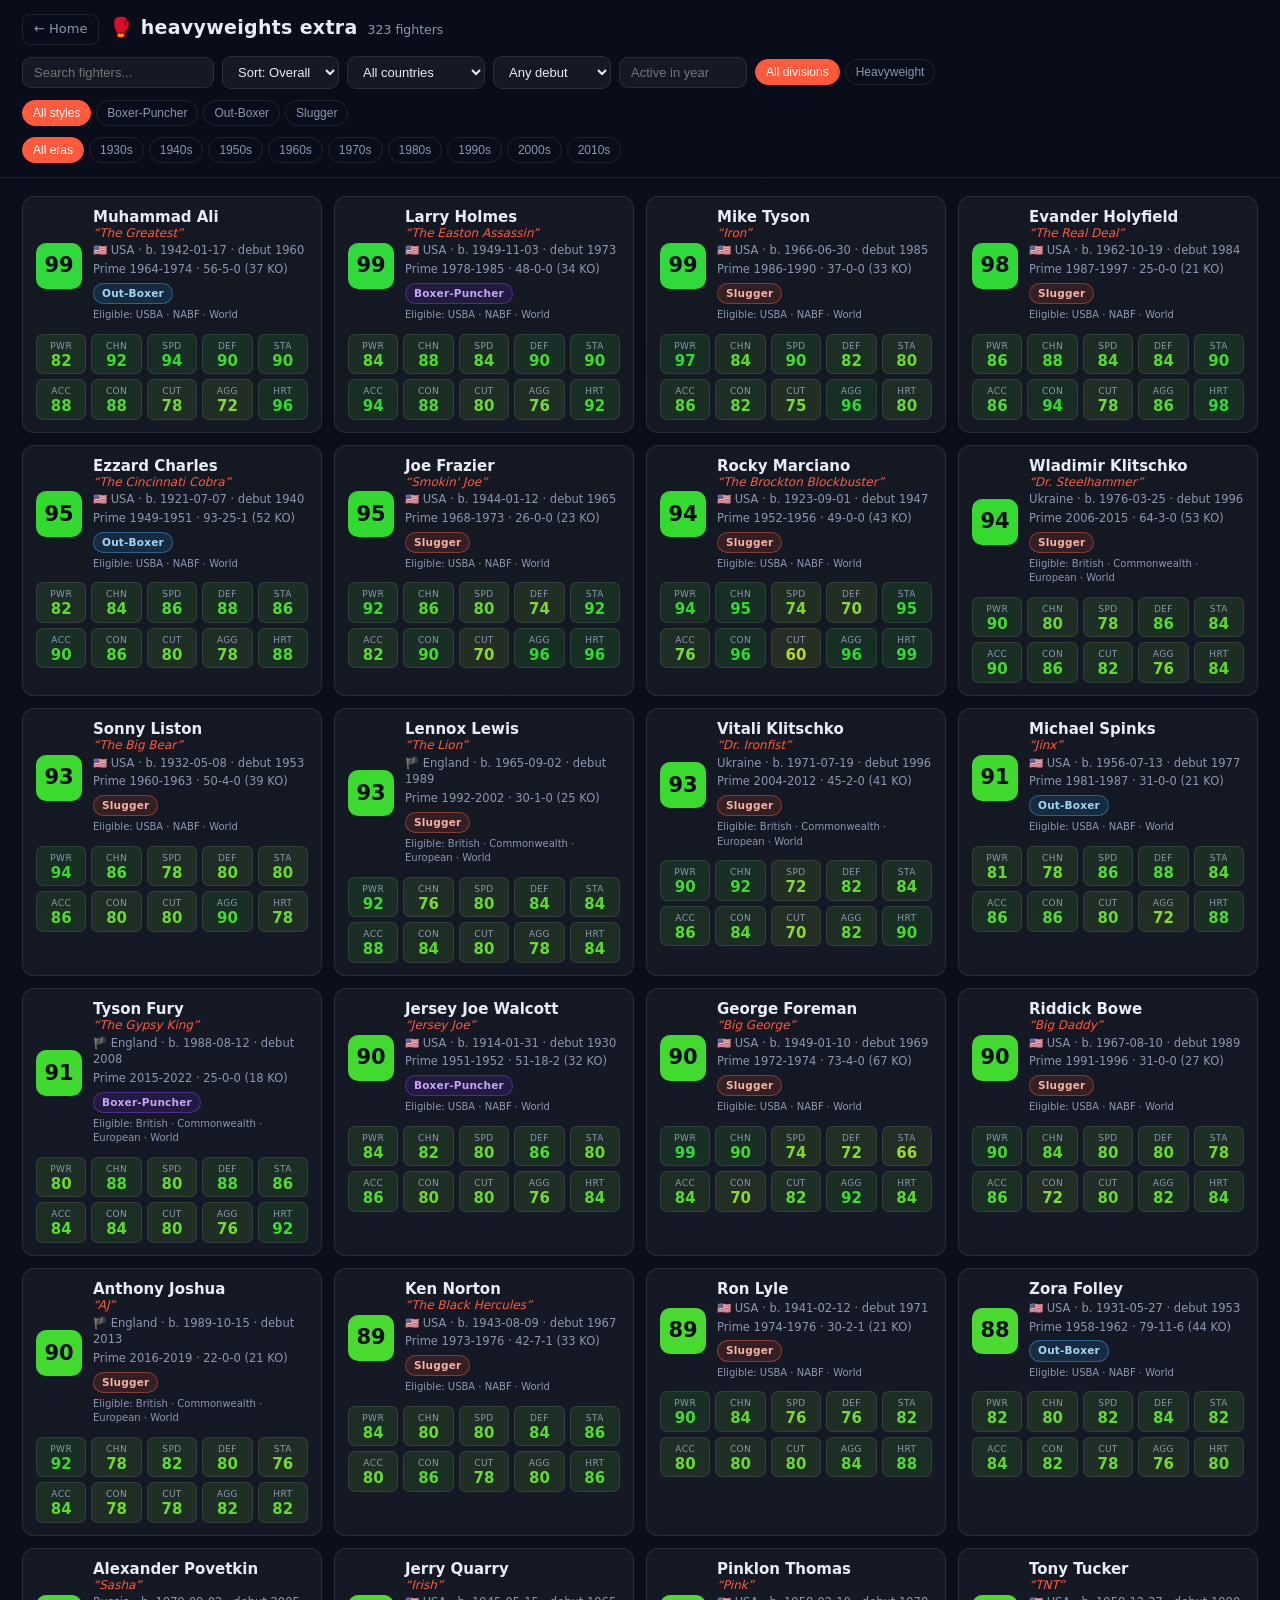
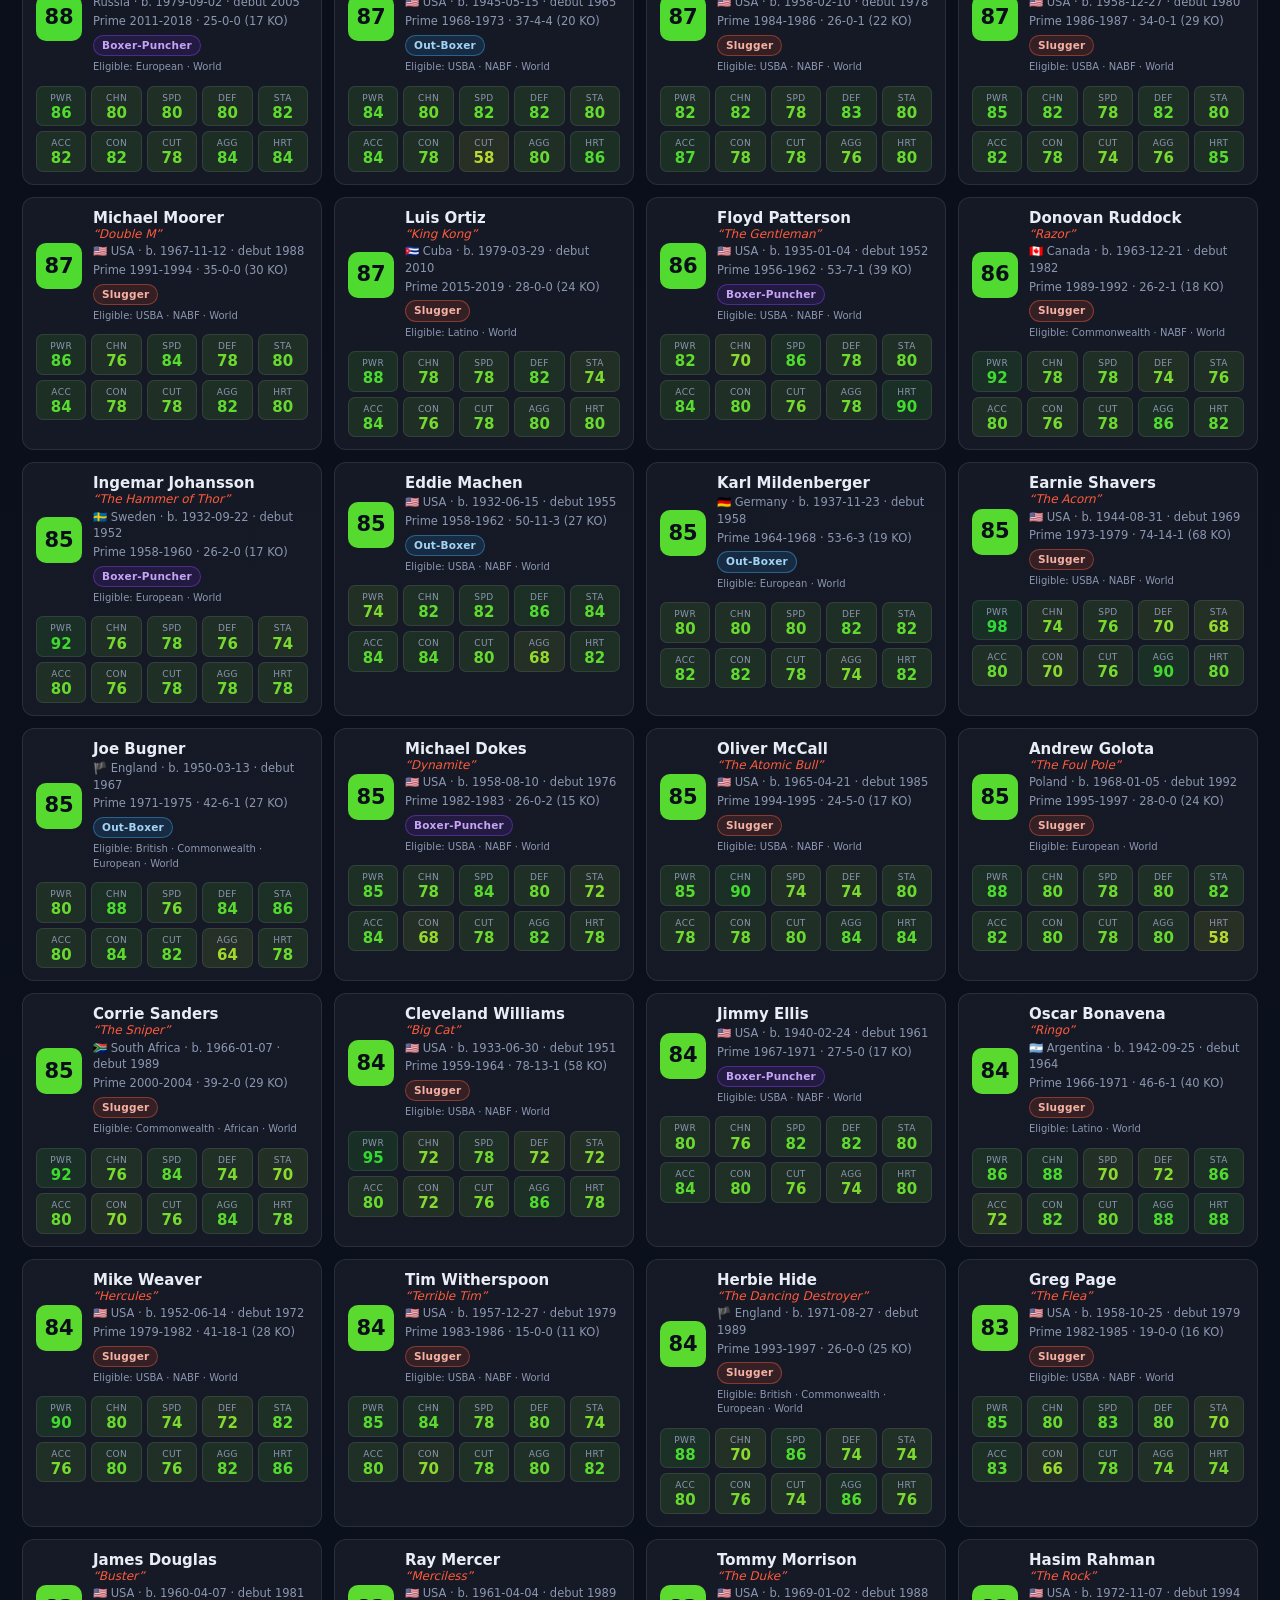
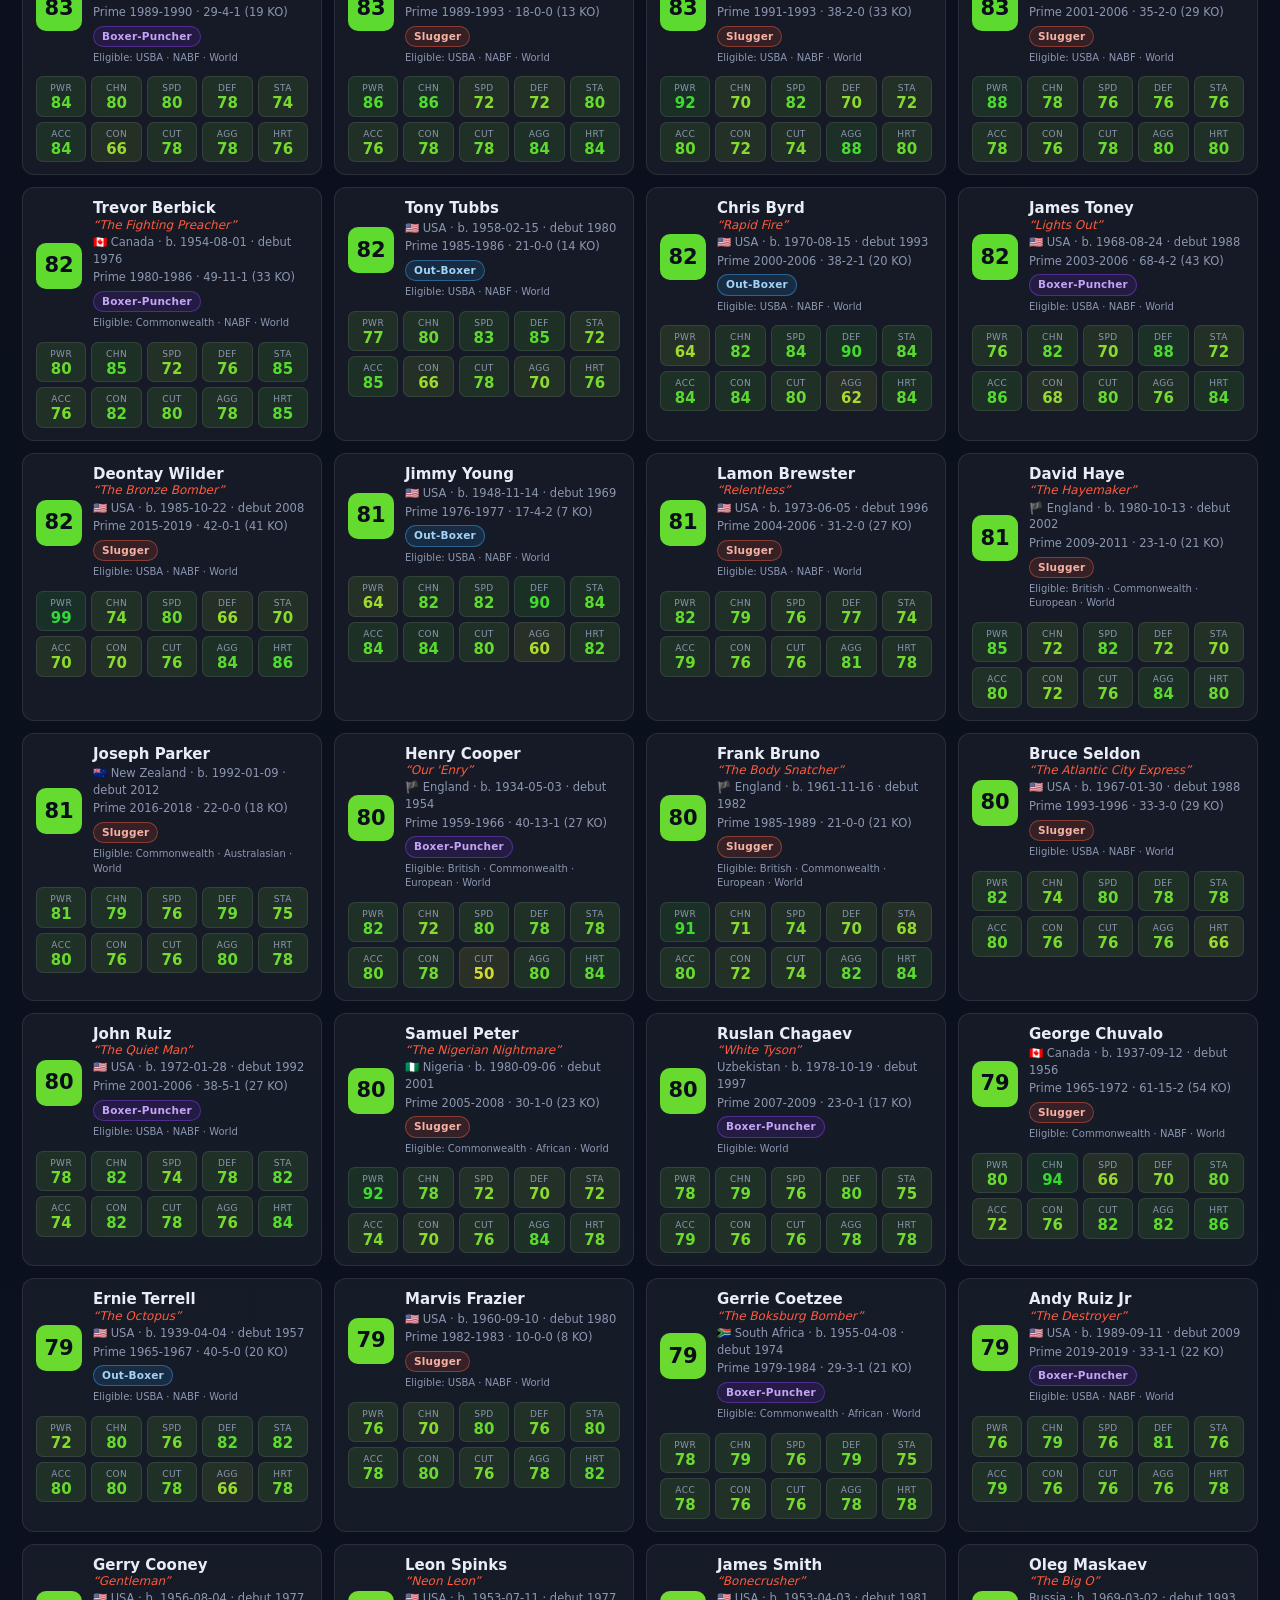
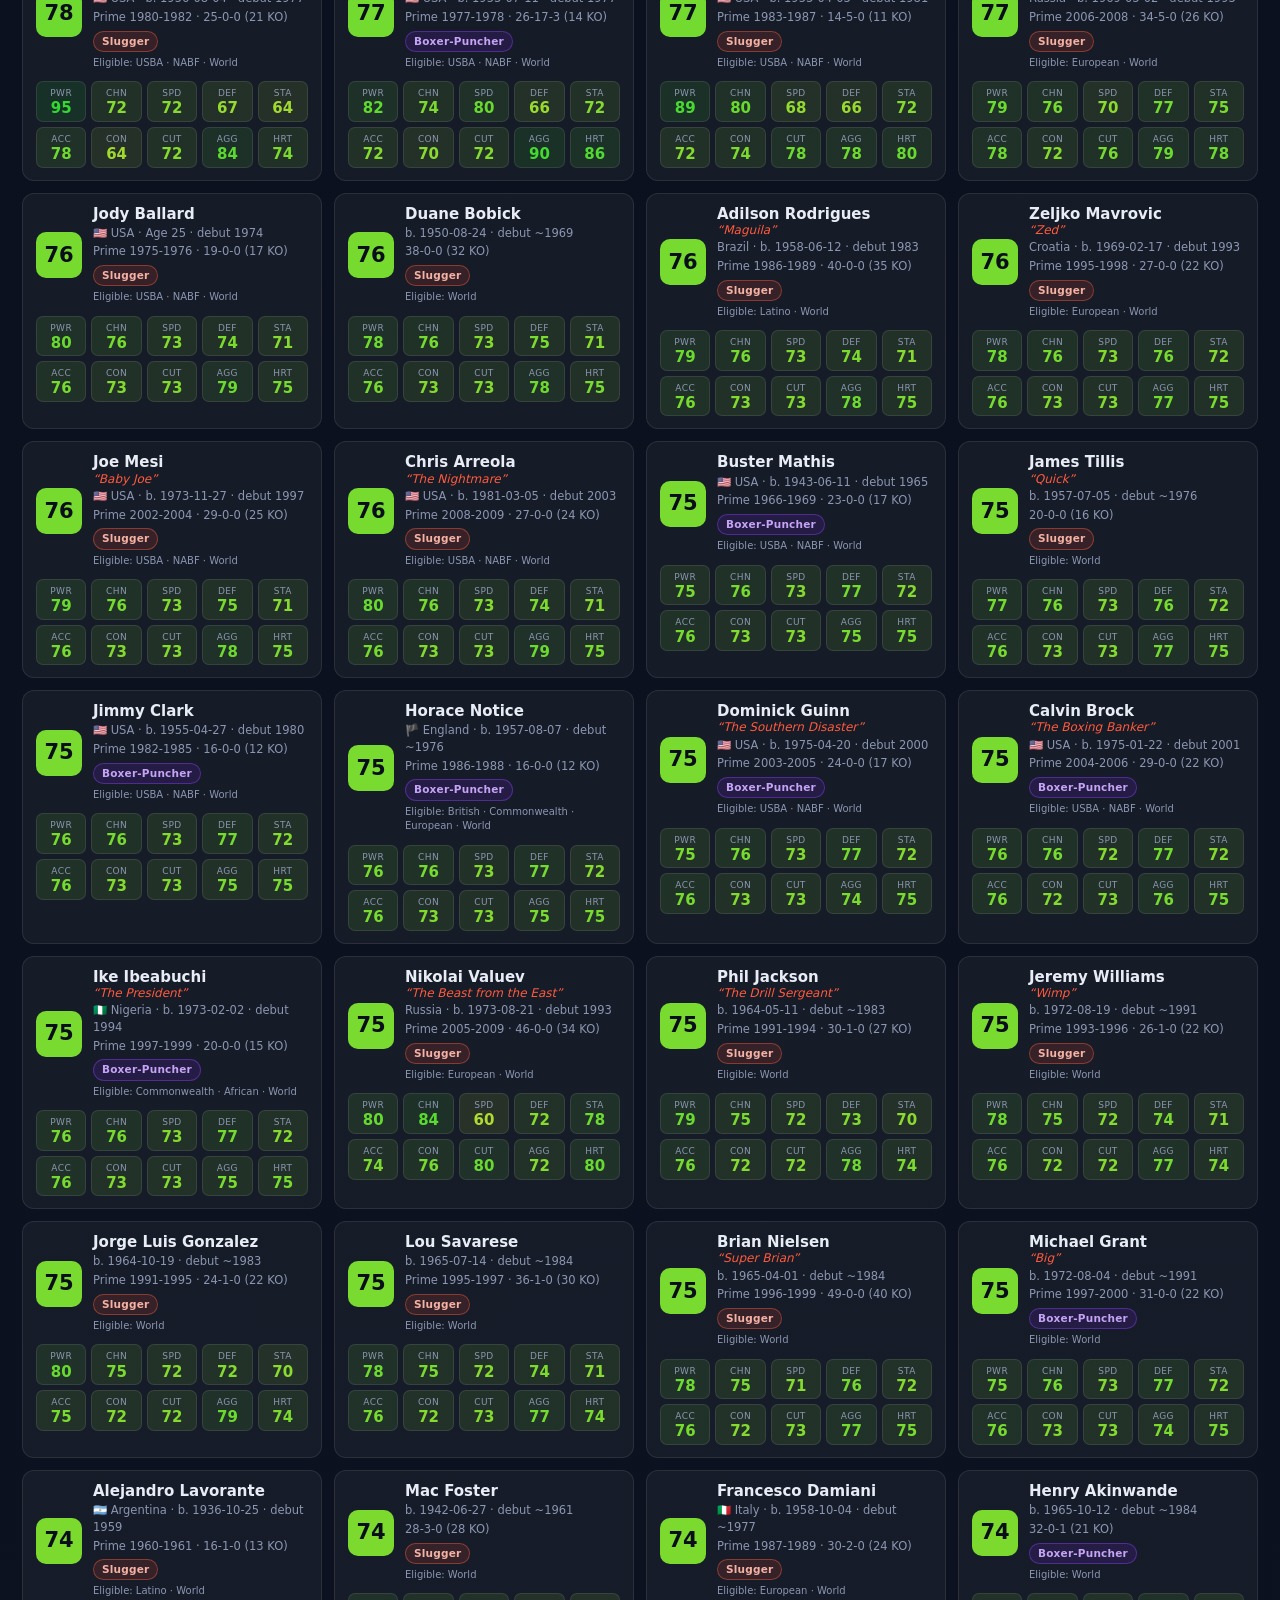
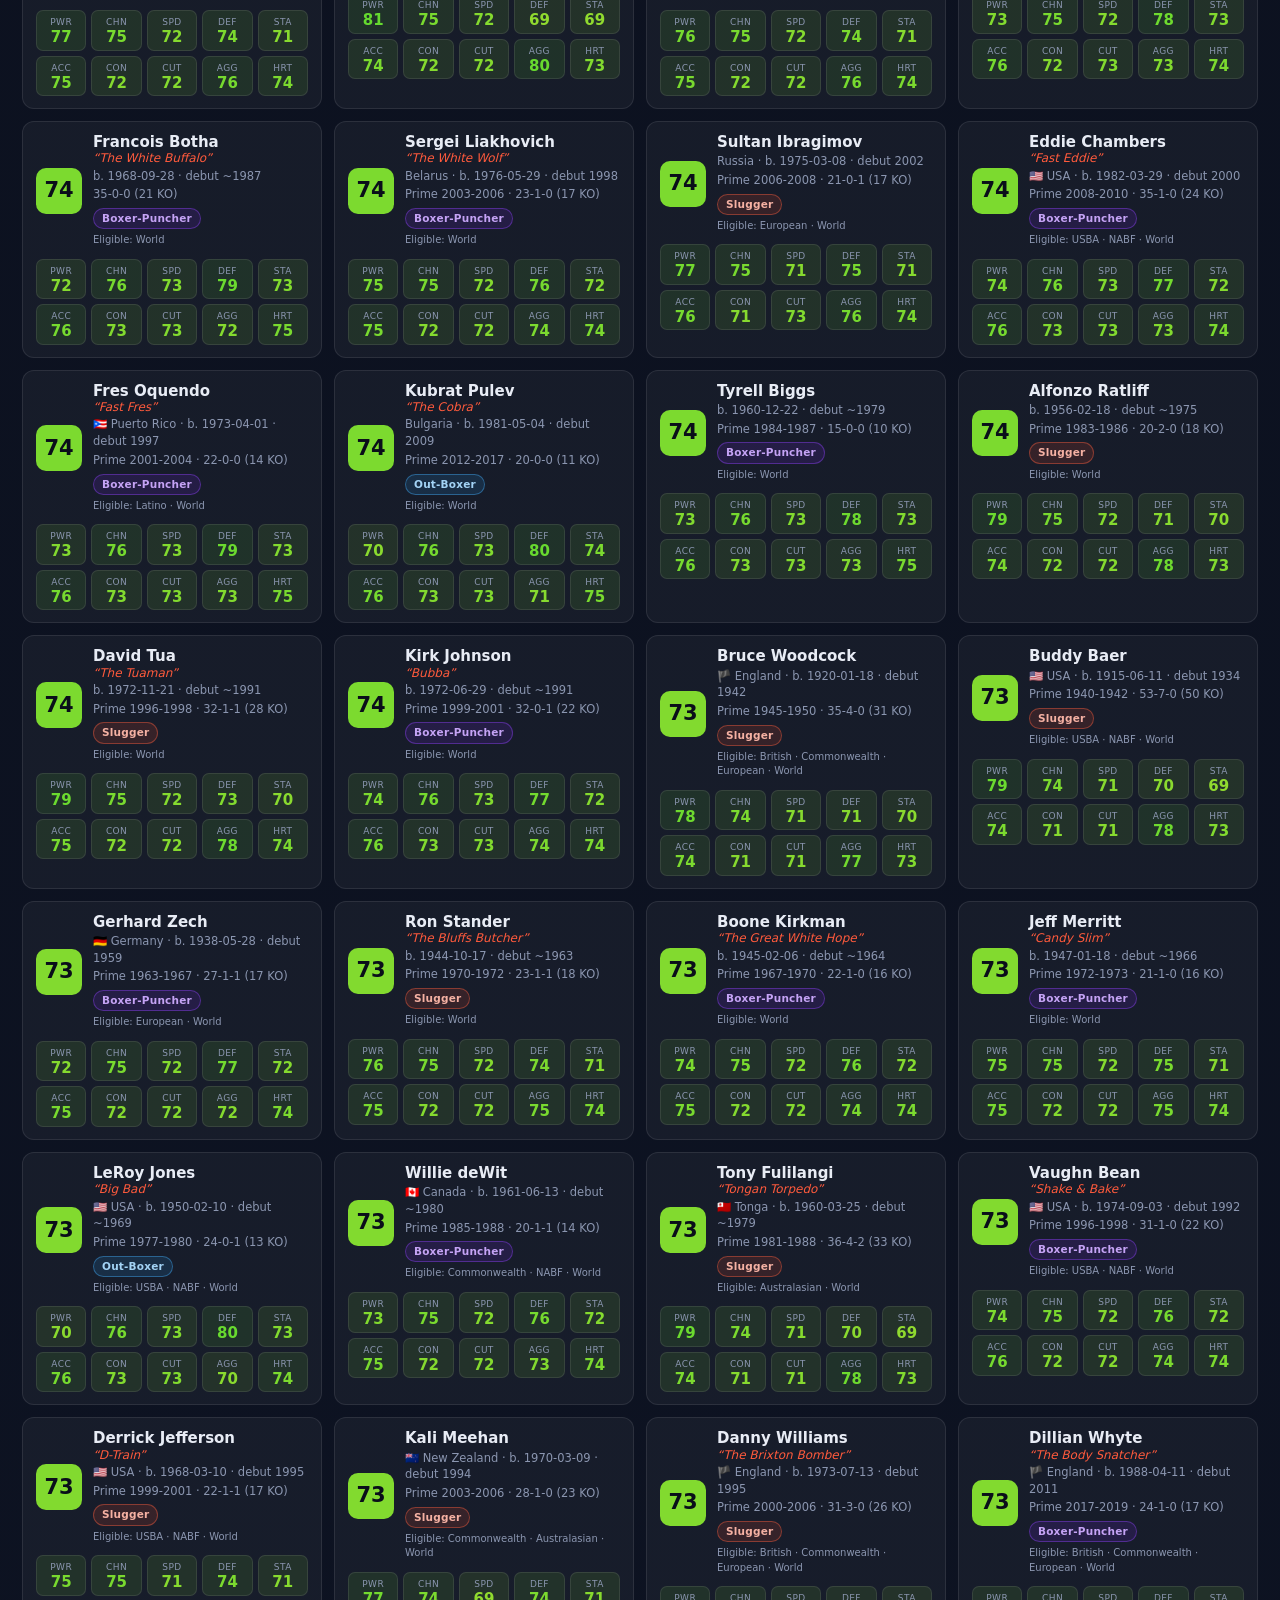
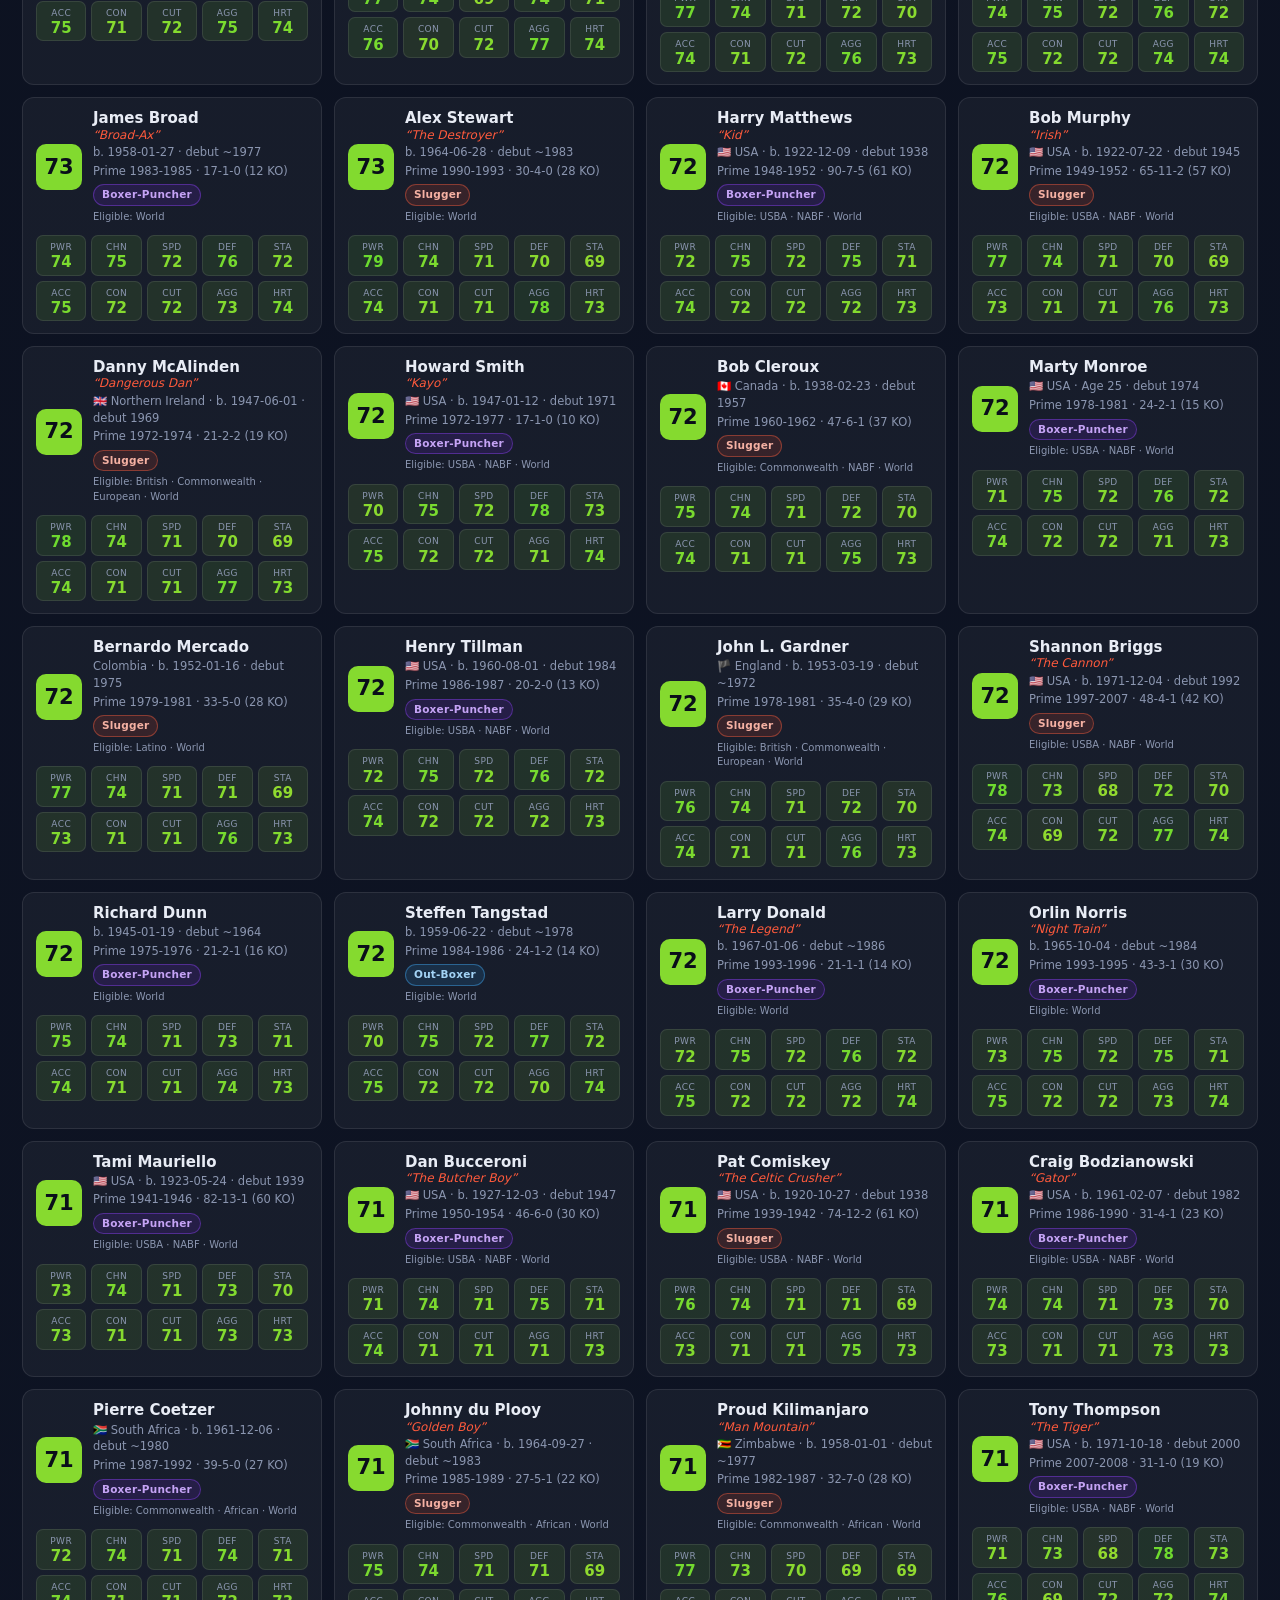
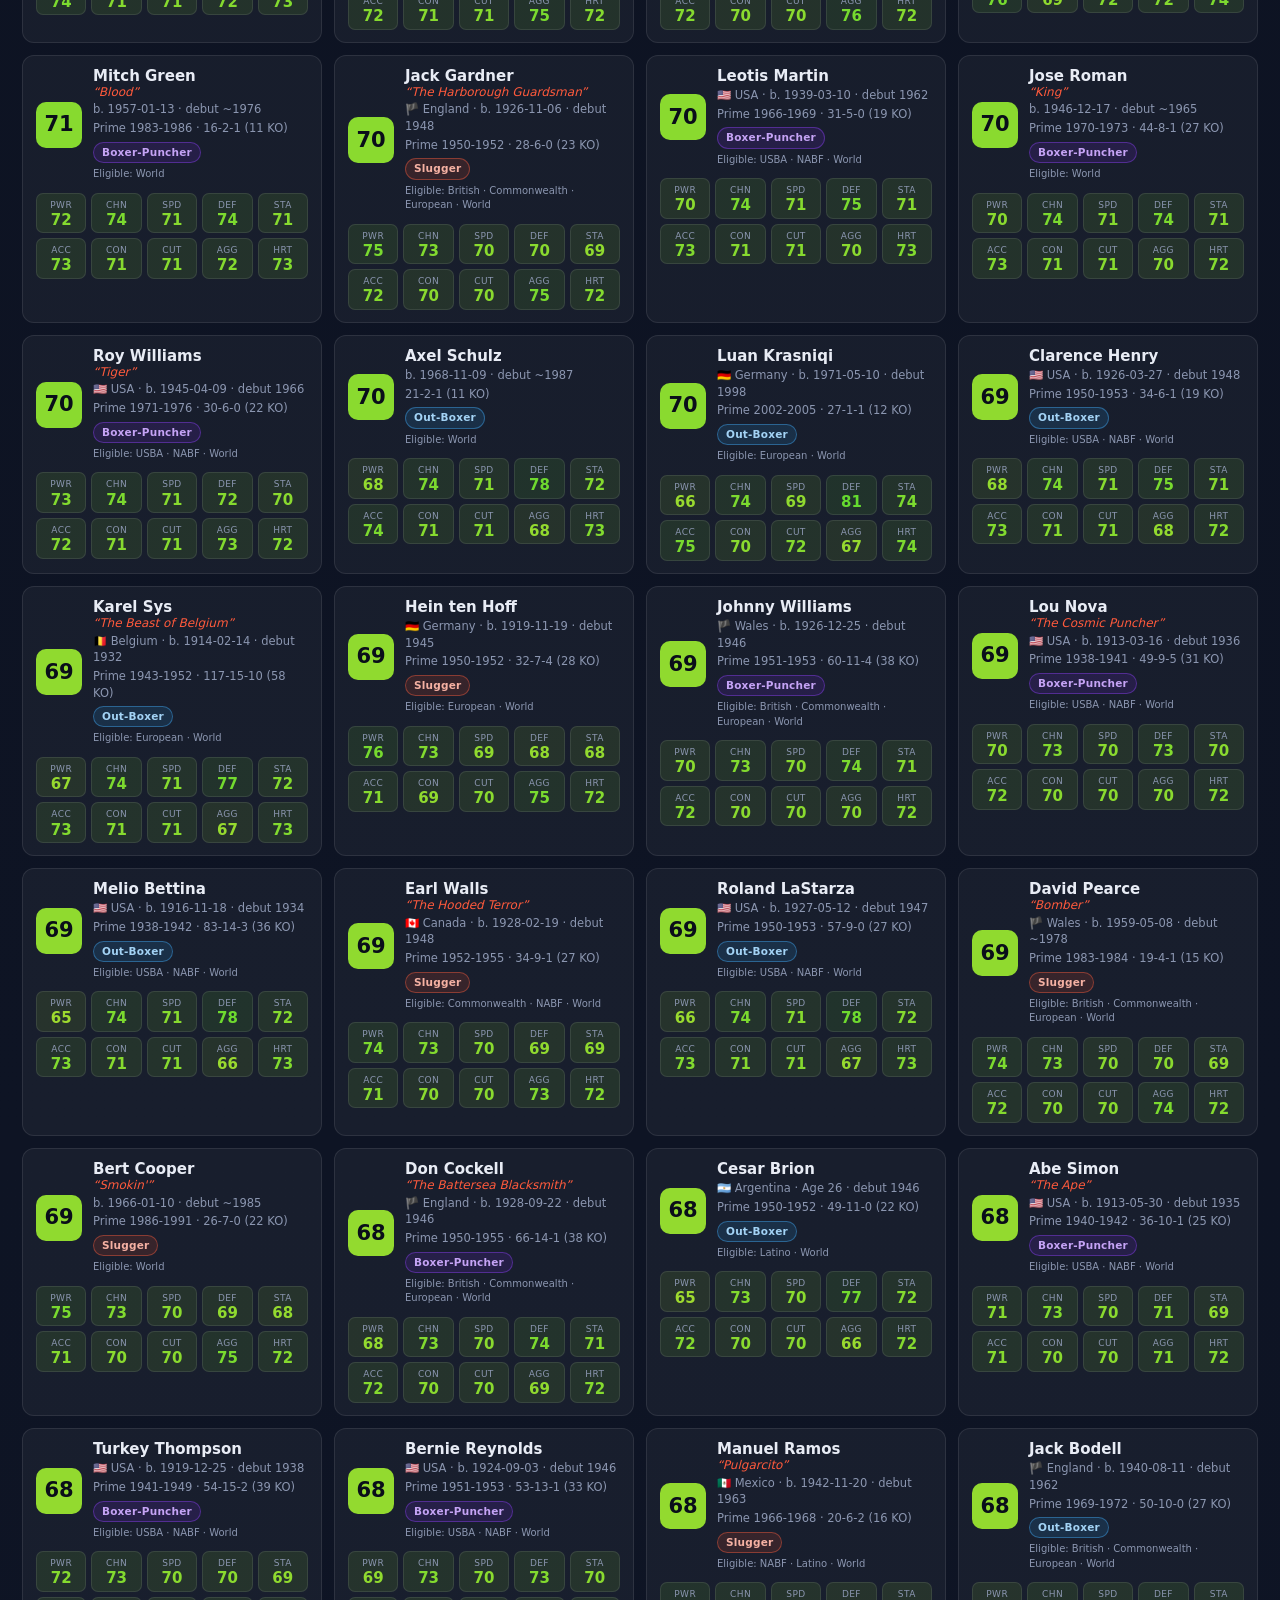
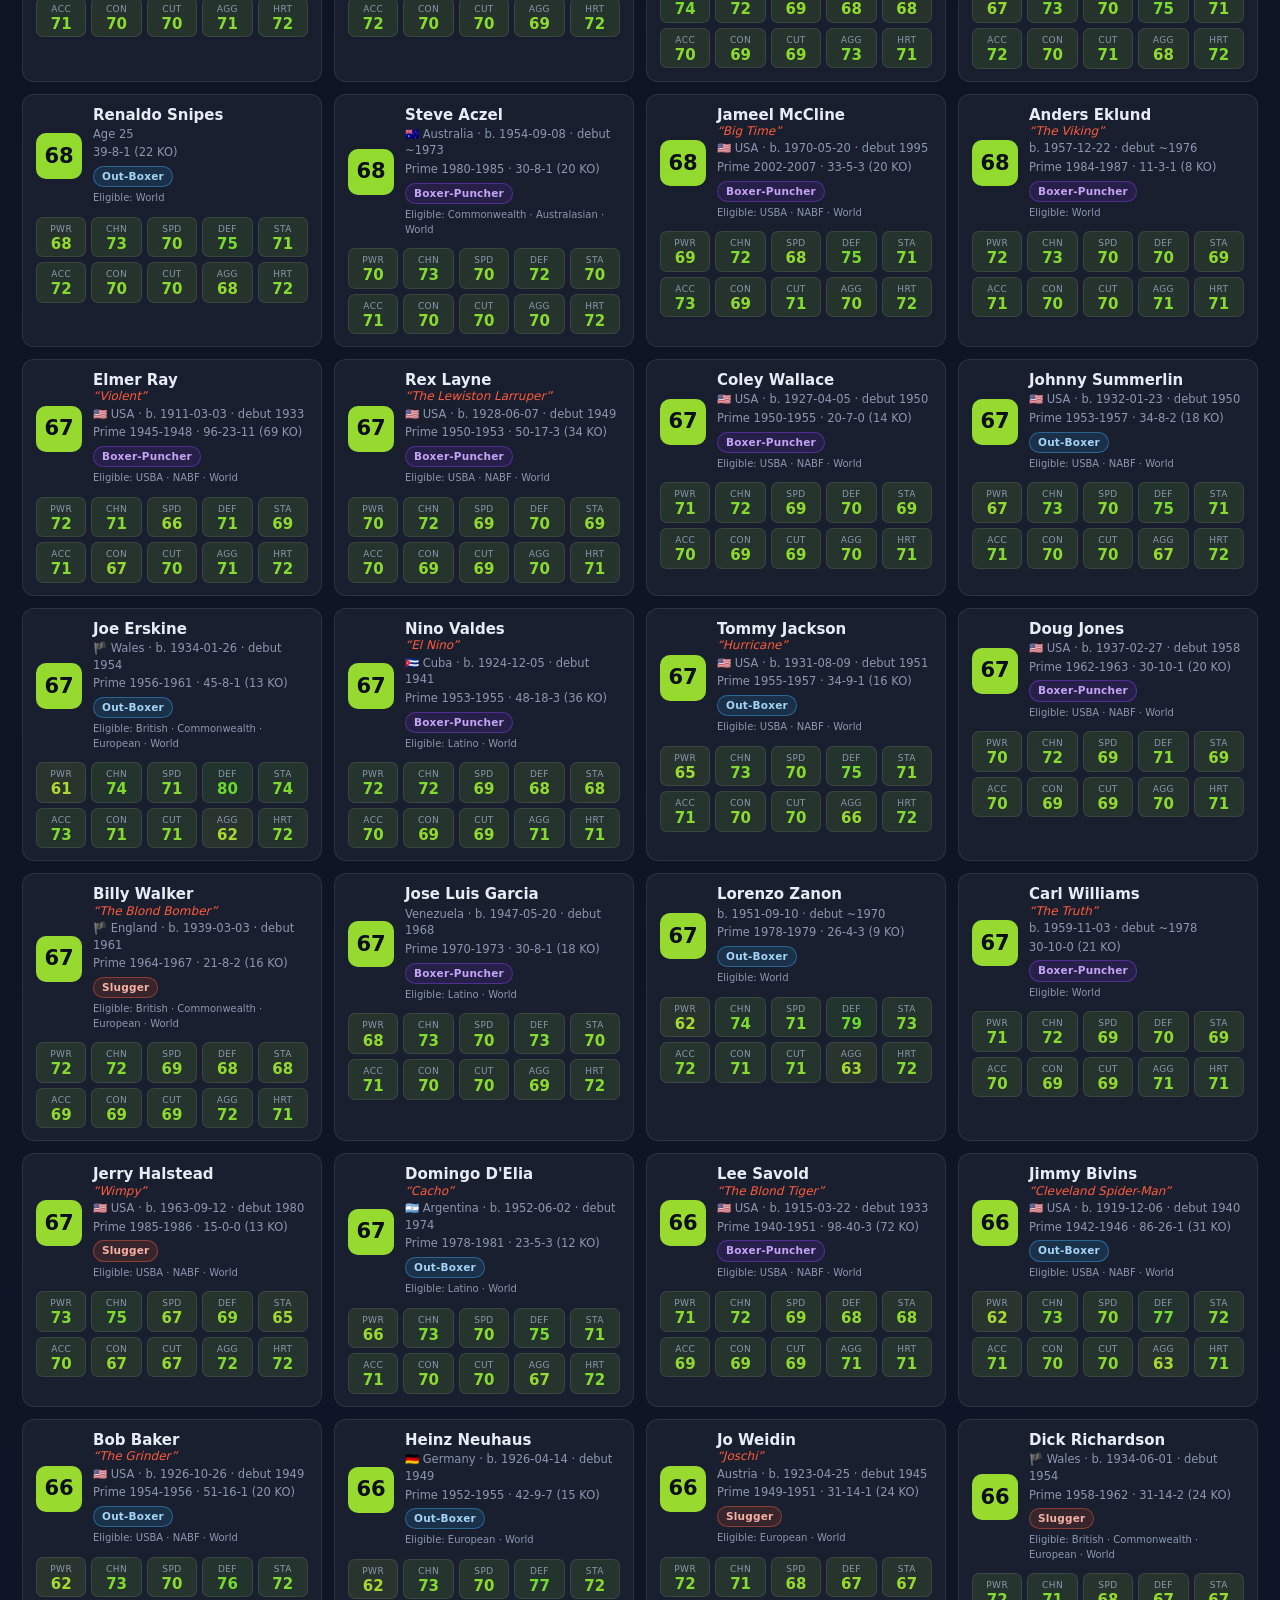
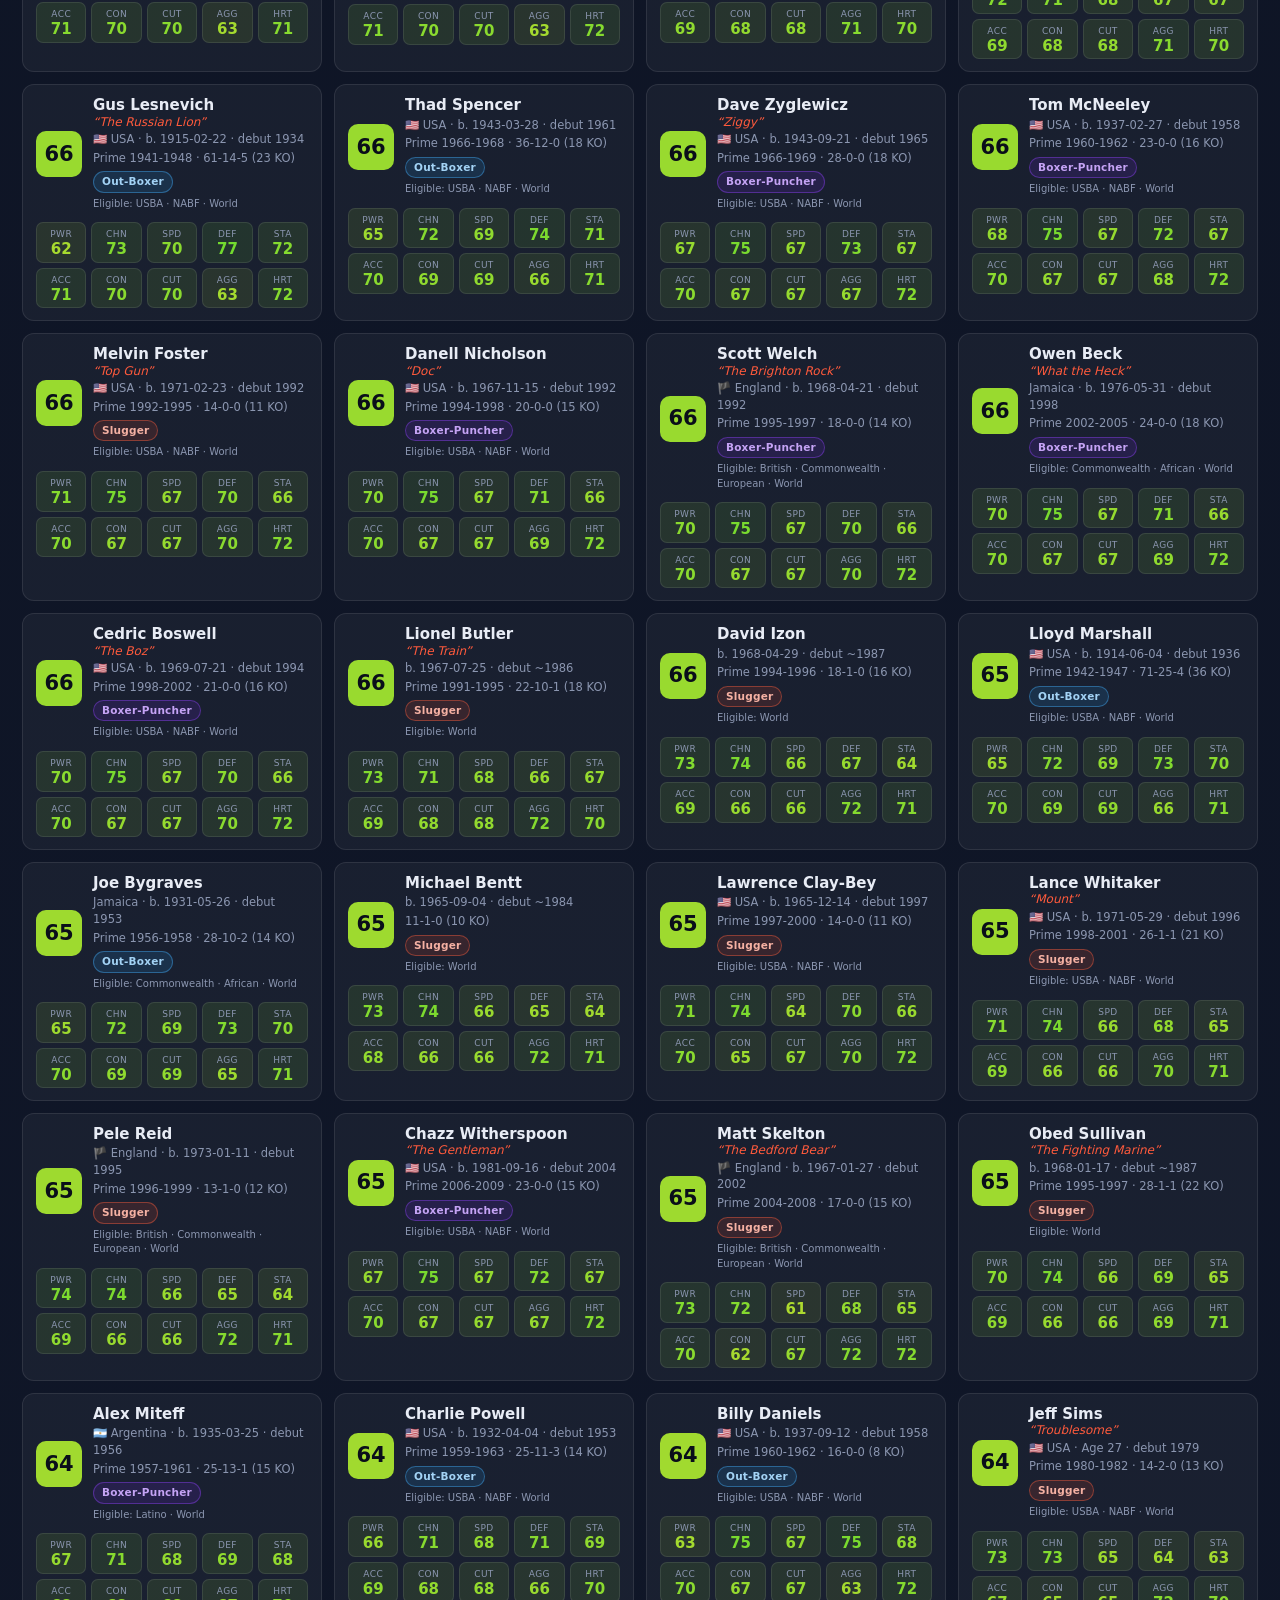
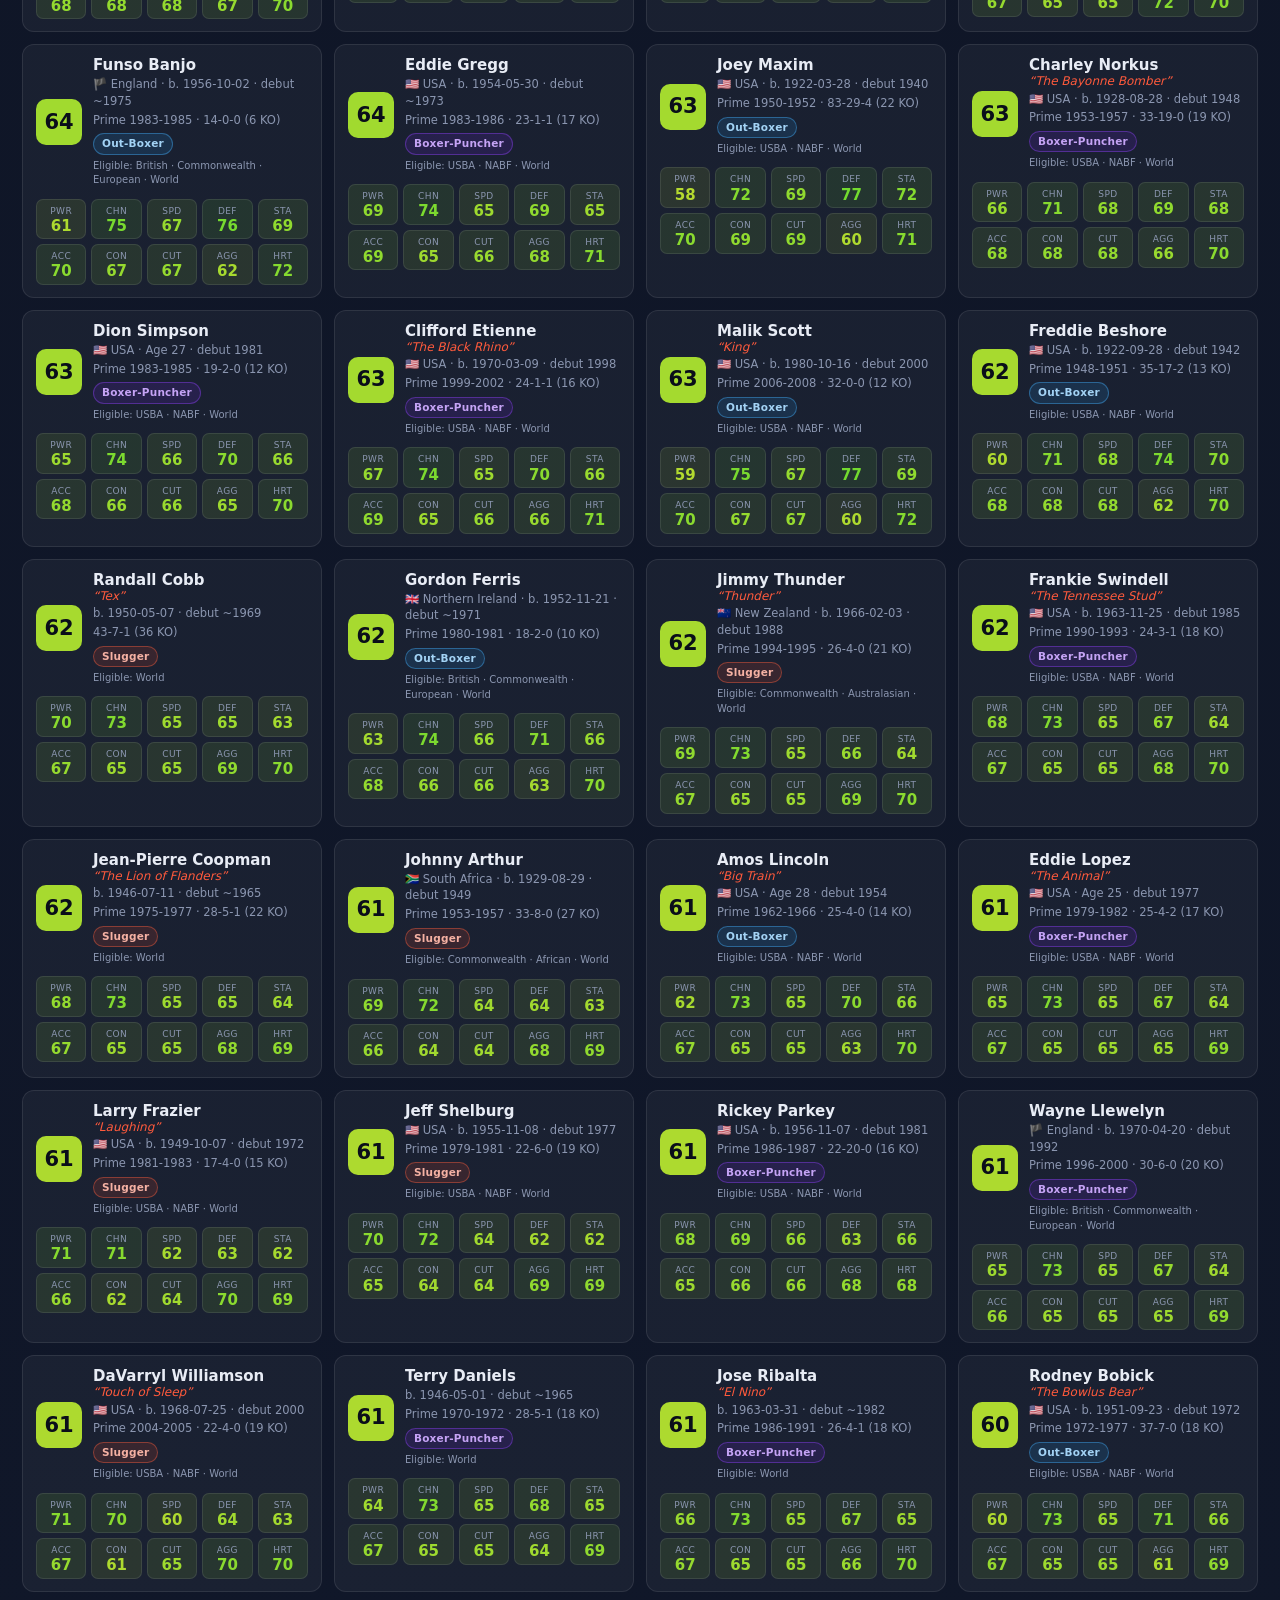
<file: rosters/heavyweights-master.html>
<!DOCTYPE html>
<html lang="en">
<head>
<meta charset="utf-8">
<meta name="viewport" content="width=device-width, initial-scale=1">
<title>heavyweights extra</title>
<style>
  :root {
    --bg0:#0a0e1a; --bg1:#121a2e; --card:rgba(255,255,255,.045); --line:rgba(255,255,255,.09);
    --text:#e8ecf5; --muted:#8b96b0; --accent:#ff5a3c;
  }
  * { box-sizing:border-box; }
  body {
    margin:0; color:var(--text); font:14px/1.45 system-ui,-apple-system,"Segoe UI",Roboto,sans-serif;
    background:radial-gradient(1100px 700px at 75% -10%, #1c2747 0%, transparent 60%), linear-gradient(180deg,var(--bg0),var(--bg1));
    min-height:100vh;
  }
  header {
    position:sticky; top:0; z-index:10; backdrop-filter:blur(14px);
    background:rgba(10,14,26,.74); border-bottom:1px solid var(--line); padding:14px 22px;
  }
  .title { display:flex; align-items:baseline; gap:10px; flex-wrap:wrap; }
  .title .back { align-self:center; color:var(--muted); text-decoration:none; font-size:13px; border:1px solid var(--line); border-radius:8px; padding:5px 11px; }
  .title .back:hover { color:var(--text); border-color:var(--accent); }
  .title h1 { margin:0; font-size:19px; letter-spacing:.3px; }
  .title .count { color:var(--muted); font-size:12.5px; }
  .title .glove { color:var(--accent); }
  .controls { display:flex; gap:8px; flex-wrap:wrap; align-items:center; margin-top:11px; }
  input,select {
    background:rgba(255,255,255,.05); color:var(--text); border:1px solid var(--line);
    border-radius:9px; padding:7px 11px; font-size:13px; outline:none;
  }
  input { min-width:190px; }
  input:focus,select:focus { border-color:var(--accent); }
  .chips { display:flex; gap:5px; flex-wrap:wrap; }
  .chip {
    cursor:pointer; padding:5px 10px; border-radius:999px; border:1px solid var(--line);
    background:transparent; color:var(--muted); font-size:12px; transition:.15s;
  }
  .chip:hover { color:var(--text); }
  .chip.active { background:var(--accent); border-color:var(--accent); color:#fff; }
  main { padding:18px 22px; max-width:1500px; margin:0 auto; }
  .grid { display:grid; gap:12px; grid-template-columns:repeat(auto-fill,minmax(248px,1fr)); }

  .card {
    background:var(--card); border:1px solid var(--line); border-radius:12px; padding:12px 13px;
    transition:transform .15s, border-color .15s;
  }
  .card:hover { transform:translateY(-2px); border-color:rgba(255,90,60,.4); }
  .head { display:flex; gap:11px; align-items:center; }
  .ovr {
    flex:0 0 46px; width:46px; height:46px; border-radius:10px; display:grid; place-items:center;
    font-weight:750; font-size:21px; color:#0a0e1a; line-height:1;
  }
  .ident { min-width:0; flex:1; }
  .ident .name { font-weight:650; font-size:15px; line-height:1.15; }
  .ident .nick { color:var(--accent); font-size:12px; font-style:italic; line-height:1.2; }
  .ident .sub { color:var(--muted); font-size:11.5px; margin-top:2px; }
  .style { display:inline-block; padding:2px 8px; border-radius:999px;
    font-size:10.5px; font-weight:600; letter-spacing:.2px; cursor:help; }
  .chiprow { display:flex; flex-wrap:wrap; gap:4px; align-items:center; margin-top:5px; }
  .belt { display:inline-block; padding:2px 7px; border-radius:5px; font-size:10px; font-weight:700;
    background:linear-gradient(180deg,#e9c75a,#b8902f); color:#2a1d00; letter-spacing:.3px; }
  .elig { margin-top:4px; font-size:10px; color:var(--muted); }

  .tiles { display:grid; grid-template-columns:repeat(5,1fr); gap:5px; margin-top:11px; }
  .tile {
    border:1px solid var(--line); border-radius:7px; padding:5px 0 4px; text-align:center;
    background:var(--tc, rgba(255,255,255,.03));
  }
  .tile .k { display:block; font-size:9px; color:var(--muted); letter-spacing:.4px; }
  .tile .v { display:block; font-size:15px; font-weight:700; font-variant-numeric:tabular-nums; line-height:1.1; }

  .empty { color:var(--muted); text-align:center; padding:50px; }
  footer { color:var(--muted); font-size:11.5px; text-align:center; padding:26px; }
</style>
</head>
<body>
<header>
  <div class="title">
    <a class="back" href="index.html">&larr; Home</a>
    <h1><span class="glove">&#129354;</span> heavyweights extra</h1>
    <span class="count" id="count"></span>
  </div>
  <div class="controls">
    <input id="search" type="search" placeholder="Search fighters...">
    <select id="sort">
      <option value="overall">Sort: Overall</option>
      <option value="name">Sort: Name</option>
      <option value="age">Sort: Age</option>
      <option value="power">Sort: Power</option>
      <option value="speed">Sort: Speed</option>
    </select>
    <select id="country"><option value="">All countries</option></select>
    <select id="debut"><option value="">Any debut</option></select>
    <input id="year" type="number" placeholder="Active in year" style="min-width:0;width:128px">
    <div class="chips" id="chips"></div>
  </div>
  <div class="controls"><div class="chips" id="styleChips"></div></div>
  <div class="controls"><div class="chips" id="decadeChips"></div></div>
</header>
<main><div class="grid" id="grid"></div></main>
<footer>Ratings are subjective estimates generated by Boxing Simulator &mdash; not from any published game.</footer>

<script>
const FIGHTERS = [{"name":"Lee Savold","nickname":"The Blond Tiger","activeFrom":1933,"activeTo":1957,"division":"Heavyweight","age":30,"dob":"1915-03-22","active":"1933","debutDecade":"1930s","prime":"1940-1951","decade":"1940s","country":"USA","titles":["British","European"],"eligible":["USBA","NABF","World"],"record":"98-40-3 (72 KO)","overall":66,"style":"Boxer-Puncher","styleDesc":"Blends real boxing skill with genuine pop \u2014 adaptable.","stats":[{"a":"PWR","t":"Power","v":71},{"a":"CHN","t":"Chin","v":72},{"a":"SPD","t":"Speed","v":69},{"a":"DEF","t":"Defense","v":68},{"a":"STA","t":"Stamina","v":68},{"a":"ACC","t":"Accuracy","v":69},{"a":"CON","t":"Conditioning","v":69},{"a":"CUT","t":"Cut Resist","v":69},{"a":"AGG","t":"Aggression","v":71},{"a":"HRT","t":"Heart","v":71}]},{"name":"Jimmy Bivins","nickname":"Cleveland Spider-Man","activeFrom":1940,"activeTo":1952,"division":"Heavyweight","age":24,"dob":"1919-12-06","active":"1940","debutDecade":"1940s","prime":"1942-1946","decade":"1940s","country":"USA","titles":[],"eligible":["USBA","NABF","World"],"record":"86-26-1 (31 KO)","overall":66,"style":"Out-Boxer","styleDesc":"Fights at range behind the jab; movement and accuracy over power.","stats":[{"a":"PWR","t":"Power","v":62},{"a":"CHN","t":"Chin","v":73},{"a":"SPD","t":"Speed","v":70},{"a":"DEF","t":"Defense","v":77},{"a":"STA","t":"Stamina","v":72},{"a":"ACC","t":"Accuracy","v":71},{"a":"CON","t":"Conditioning","v":70},{"a":"CUT","t":"Cut Resist","v":70},{"a":"AGG","t":"Aggression","v":63},{"a":"HRT","t":"Heart","v":71}]},{"name":"Joey Maxim","nickname":null,"activeFrom":1940,"activeTo":1958,"division":"Heavyweight","age":28,"dob":"1922-03-28","active":"1940","debutDecade":"1940s","prime":"1950-1952","decade":"1950s","country":"USA","titles":["The Ring"],"eligible":["USBA","NABF","World"],"record":"83-29-4 (22 KO)","overall":63,"style":"Out-Boxer","styleDesc":"Fights at range behind the jab; movement and accuracy over power.","stats":[{"a":"PWR","t":"Power","v":58},{"a":"CHN","t":"Chin","v":72},{"a":"SPD","t":"Speed","v":69},{"a":"DEF","t":"Defense","v":77},{"a":"STA","t":"Stamina","v":72},{"a":"ACC","t":"Accuracy","v":70},{"a":"CON","t":"Conditioning","v":69},{"a":"CUT","t":"Cut Resist","v":69},{"a":"AGG","t":"Aggression","v":60},{"a":"HRT","t":"Heart","v":71}]},{"name":"Lloyd Marshall","nickname":null,"activeFrom":1936,"activeTo":1953,"division":"Heavyweight","age":30,"dob":"1914-06-04","active":"1936","debutDecade":"1930s","prime":"1942-1947","decade":"1940s","country":"USA","titles":[],"eligible":["USBA","NABF","World"],"record":"71-25-4 (36 KO)","overall":65,"style":"Out-Boxer","styleDesc":"Fights at range behind the jab; movement and accuracy over power.","stats":[{"a":"PWR","t":"Power","v":65},{"a":"CHN","t":"Chin","v":72},{"a":"SPD","t":"Speed","v":69},{"a":"DEF","t":"Defense","v":73},{"a":"STA","t":"Stamina","v":70},{"a":"ACC","t":"Accuracy","v":70},{"a":"CON","t":"Conditioning","v":69},{"a":"CUT","t":"Cut Resist","v":69},{"a":"AGG","t":"Aggression","v":66},{"a":"HRT","t":"Heart","v":71}]},{"name":"Elmer Ray","nickname":"Violent","activeFrom":1933,"activeTo":1954,"division":"Heavyweight","age":35,"dob":"1911-03-03","active":"1933","debutDecade":"1930s","prime":"1945-1948","decade":"1940s","country":"USA","titles":[],"eligible":["USBA","NABF","World"],"record":"96-23-11 (69 KO)","overall":67,"style":"Boxer-Puncher","styleDesc":"Blends real boxing skill with genuine pop \u2014 adaptable.","stats":[{"a":"PWR","t":"Power","v":72},{"a":"CHN","t":"Chin","v":71},{"a":"SPD","t":"Speed","v":66},{"a":"DEF","t":"Defense","v":71},{"a":"STA","t":"Stamina","v":69},{"a":"ACC","t":"Accuracy","v":71},{"a":"CON","t":"Conditioning","v":67},{"a":"CUT","t":"Cut Resist","v":70},{"a":"AGG","t":"Aggression","v":71},{"a":"HRT","t":"Heart","v":72}]},{"name":"Curtis Sheppard","nickname":"Hatchet Man","activeFrom":1938,"activeTo":1954,"division":"Heavyweight","age":26,"dob":null,"active":"1938","debutDecade":"1930s","prime":"1942-1948","decade":"1940s","country":"USA","titles":[],"eligible":["USBA","NABF","World"],"record":"52-33-0 (34 KO)","overall":54,"style":"Boxer-Puncher","styleDesc":"Blends real boxing skill with genuine pop \u2014 adaptable.","stats":[{"a":"PWR","t":"Power","v":62},{"a":"CHN","t":"Chin","v":69},{"a":"SPD","t":"Speed","v":61},{"a":"DEF","t":"Defense","v":61},{"a":"STA","t":"Stamina","v":61},{"a":"ACC","t":"Accuracy","v":61},{"a":"CON","t":"Conditioning","v":61},{"a":"CUT","t":"Cut Resist","v":61},{"a":"AGG","t":"Aggression","v":62},{"a":"HRT","t":"Heart","v":66}]},{"name":"Tami Mauriello","nickname":null,"activeFrom":1939,"activeTo":1952,"division":"Heavyweight","age":22,"dob":"1923-05-24","active":"1939","debutDecade":"1930s","prime":"1941-1946","decade":"1940s","country":"USA","titles":[],"eligible":["USBA","NABF","World"],"record":"82-13-1 (60 KO)","overall":71,"style":"Boxer-Puncher","styleDesc":"Blends real boxing skill with genuine pop \u2014 adaptable.","stats":[{"a":"PWR","t":"Power","v":73},{"a":"CHN","t":"Chin","v":74},{"a":"SPD","t":"Speed","v":71},{"a":"DEF","t":"Defense","v":73},{"a":"STA","t":"Stamina","v":70},{"a":"ACC","t":"Accuracy","v":73},{"a":"CON","t":"Conditioning","v":71},{"a":"CUT","t":"Cut Resist","v":71},{"a":"AGG","t":"Aggression","v":73},{"a":"HRT","t":"Heart","v":73}]},{"name":"Bruce Woodcock","nickname":null,"activeFrom":1942,"activeTo":1956,"division":"Heavyweight","age":25,"dob":"1920-01-18","active":"1942","debutDecade":"1940s","prime":"1945-1950","decade":"1940s","country":"England","titles":["British","Commonwealth","European"],"eligible":["British","Commonwealth","European","World"],"record":"35-4-0 (31 KO)","overall":73,"style":"Slugger","styleDesc":"Huge power and comes to end it; defense is an afterthought.","stats":[{"a":"PWR","t":"Power","v":78},{"a":"CHN","t":"Chin","v":74},{"a":"SPD","t":"Speed","v":71},{"a":"DEF","t":"Defense","v":71},{"a":"STA","t":"Stamina","v":70},{"a":"ACC","t":"Accuracy","v":74},{"a":"CON","t":"Conditioning","v":71},{"a":"CUT","t":"Cut Resist","v":71},{"a":"AGG","t":"Aggression","v":77},{"a":"HRT","t":"Heart","v":73}]},{"name":"Freddie Beshore","nickname":null,"activeFrom":1942,"activeTo":1957,"division":"Heavyweight","age":27,"dob":"1922-09-28","active":"1942","debutDecade":"1940s","prime":"1948-1951","decade":"1940s","country":"USA","titles":[],"eligible":["USBA","NABF","World"],"record":"35-17-2 (13 KO)","overall":62,"style":"Out-Boxer","styleDesc":"Fights at range behind the jab; movement and accuracy over power.","stats":[{"a":"PWR","t":"Power","v":60},{"a":"CHN","t":"Chin","v":71},{"a":"SPD","t":"Speed","v":68},{"a":"DEF","t":"Defense","v":74},{"a":"STA","t":"Stamina","v":70},{"a":"ACC","t":"Accuracy","v":68},{"a":"CON","t":"Conditioning","v":68},{"a":"CUT","t":"Cut Resist","v":68},{"a":"AGG","t":"Aggression","v":62},{"a":"HRT","t":"Heart","v":70}]},{"name":"Rex Layne","nickname":"The Lewiston Larruper","activeFrom":1949,"activeTo":1959,"division":"Heavyweight","age":23,"dob":"1928-06-07","active":"1949","debutDecade":"1940s","prime":"1950-1953","decade":"1950s","country":"USA","titles":[],"eligible":["USBA","NABF","World"],"record":"50-17-3 (34 KO)","overall":67,"style":"Boxer-Puncher","styleDesc":"Blends real boxing skill with genuine pop \u2014 adaptable.","stats":[{"a":"PWR","t":"Power","v":70},{"a":"CHN","t":"Chin","v":72},{"a":"SPD","t":"Speed","v":69},{"a":"DEF","t":"Defense","v":70},{"a":"STA","t":"Stamina","v":69},{"a":"ACC","t":"Accuracy","v":70},{"a":"CON","t":"Conditioning","v":69},{"a":"CUT","t":"Cut Resist","v":69},{"a":"AGG","t":"Aggression","v":70},{"a":"HRT","t":"Heart","v":71}]},{"name":"Harry Matthews","nickname":"Kid","activeFrom":1938,"activeTo":1958,"division":"Heavyweight","age":28,"dob":"1922-12-09","active":"1938","debutDecade":"1930s","prime":"1948-1952","decade":"1940s","country":"USA","titles":[],"eligible":["USBA","NABF","World"],"record":"90-7-5 (61 KO)","overall":72,"style":"Boxer-Puncher","styleDesc":"Blends real boxing skill with genuine pop \u2014 adaptable.","stats":[{"a":"PWR","t":"Power","v":72},{"a":"CHN","t":"Chin","v":75},{"a":"SPD","t":"Speed","v":72},{"a":"DEF","t":"Defense","v":75},{"a":"STA","t":"Stamina","v":71},{"a":"ACC","t":"Accuracy","v":74},{"a":"CON","t":"Conditioning","v":72},{"a":"CUT","t":"Cut Resist","v":72},{"a":"AGG","t":"Aggression","v":72},{"a":"HRT","t":"Heart","v":73}]},{"name":"Bob Baker","nickname":"The Grinder","activeFrom":1949,"activeTo":1962,"division":"Heavyweight","age":29,"dob":"1926-10-26","active":"1949","debutDecade":"1940s","prime":"1954-1956","decade":"1950s","country":"USA","titles":[],"eligible":["USBA","NABF","World"],"record":"51-16-1 (20 KO)","overall":66,"style":"Out-Boxer","styleDesc":"Fights at range behind the jab; movement and accuracy over power.","stats":[{"a":"PWR","t":"Power","v":62},{"a":"CHN","t":"Chin","v":73},{"a":"SPD","t":"Speed","v":70},{"a":"DEF","t":"Defense","v":76},{"a":"STA","t":"Stamina","v":72},{"a":"ACC","t":"Accuracy","v":71},{"a":"CON","t":"Conditioning","v":70},{"a":"CUT","t":"Cut Resist","v":70},{"a":"AGG","t":"Aggression","v":63},{"a":"HRT","t":"Heart","v":71}]},{"name":"Coley Wallace","nickname":null,"activeFrom":1950,"activeTo":1961,"division":"Heavyweight","age":26,"dob":"1927-04-05","active":"1950","debutDecade":"1950s","prime":"1950-1955","decade":"1950s","country":"USA","titles":[],"eligible":["USBA","NABF","World"],"record":"20-7-0 (14 KO)","overall":67,"style":"Boxer-Puncher","styleDesc":"Blends real boxing skill with genuine pop \u2014 adaptable.","stats":[{"a":"PWR","t":"Power","v":71},{"a":"CHN","t":"Chin","v":72},{"a":"SPD","t":"Speed","v":69},{"a":"DEF","t":"Defense","v":70},{"a":"STA","t":"Stamina","v":69},{"a":"ACC","t":"Accuracy","v":70},{"a":"CON","t":"Conditioning","v":69},{"a":"CUT","t":"Cut Resist","v":69},{"a":"AGG","t":"Aggression","v":70},{"a":"HRT","t":"Heart","v":71}]},{"name":"Dan Bucceroni","nickname":"The Butcher Boy","activeFrom":1947,"activeTo":1960,"division":"Heavyweight","age":26,"dob":"1927-12-03","active":"1947","debutDecade":"1940s","prime":"1950-1954","decade":"1950s","country":"USA","titles":[],"eligible":["USBA","NABF","World"],"record":"46-6-0 (30 KO)","overall":71,"style":"Boxer-Puncher","styleDesc":"Blends real boxing skill with genuine pop \u2014 adaptable.","stats":[{"a":"PWR","t":"Power","v":71},{"a":"CHN","t":"Chin","v":74},{"a":"SPD","t":"Speed","v":71},{"a":"DEF","t":"Defense","v":75},{"a":"STA","t":"Stamina","v":71},{"a":"ACC","t":"Accuracy","v":74},{"a":"CON","t":"Conditioning","v":71},{"a":"CUT","t":"Cut Resist","v":71},{"a":"AGG","t":"Aggression","v":71},{"a":"HRT","t":"Heart","v":73}]},{"name":"Don Cockell","nickname":"The Battersea Blacksmith","activeFrom":1946,"activeTo":1961,"division":"Heavyweight","age":26,"dob":"1928-09-22","active":"1946","debutDecade":"1940s","prime":"1950-1955","decade":"1950s","country":"England","titles":["British","European","Commonwealth"],"eligible":["British","Commonwealth","European","World"],"record":"66-14-1 (38 KO)","overall":68,"style":"Boxer-Puncher","styleDesc":"Blends real boxing skill with genuine pop \u2014 adaptable.","stats":[{"a":"PWR","t":"Power","v":68},{"a":"CHN","t":"Chin","v":73},{"a":"SPD","t":"Speed","v":70},{"a":"DEF","t":"Defense","v":74},{"a":"STA","t":"Stamina","v":71},{"a":"ACC","t":"Accuracy","v":72},{"a":"CON","t":"Conditioning","v":70},{"a":"CUT","t":"Cut Resist","v":70},{"a":"AGG","t":"Aggression","v":69},{"a":"HRT","t":"Heart","v":72}]},{"name":"Johnny Summerlin","nickname":null,"activeFrom":1950,"activeTo":1963,"division":"Heavyweight","age":24,"dob":"1932-01-23","active":"1950","debutDecade":"1950s","prime":"1953-1957","decade":"1950s","country":"USA","titles":[],"eligible":["USBA","NABF","World"],"record":"34-8-2 (18 KO)","overall":67,"style":"Out-Boxer","styleDesc":"Fights at range behind the jab; movement and accuracy over power.","stats":[{"a":"PWR","t":"Power","v":67},{"a":"CHN","t":"Chin","v":73},{"a":"SPD","t":"Speed","v":70},{"a":"DEF","t":"Defense","v":75},{"a":"STA","t":"Stamina","v":71},{"a":"ACC","t":"Accuracy","v":71},{"a":"CON","t":"Conditioning","v":70},{"a":"CUT","t":"Cut Resist","v":70},{"a":"AGG","t":"Aggression","v":67},{"a":"HRT","t":"Heart","v":72}]},{"name":"Cesar Brion","nickname":null,"activeFrom":1946,"activeTo":1958,"division":"Heavyweight","age":26,"dob":null,"active":"1946","debutDecade":"1940s","prime":"1950-1952","decade":"1950s","country":"Argentina","titles":["South American"],"eligible":["Latino","World"],"record":"49-11-0 (22 KO)","overall":68,"style":"Out-Boxer","styleDesc":"Fights at range behind the jab; movement and accuracy over power.","stats":[{"a":"PWR","t":"Power","v":65},{"a":"CHN","t":"Chin","v":73},{"a":"SPD","t":"Speed","v":70},{"a":"DEF","t":"Defense","v":77},{"a":"STA","t":"Stamina","v":72},{"a":"ACC","t":"Accuracy","v":72},{"a":"CON","t":"Conditioning","v":70},{"a":"CUT","t":"Cut Resist","v":70},{"a":"AGG","t":"Aggression","v":66},{"a":"HRT","t":"Heart","v":72}]},{"name":"Bob Murphy","nickname":"Irish","activeFrom":1945,"activeTo":1958,"division":"Heavyweight","age":29,"dob":"1922-07-22","active":"1945","debutDecade":"1940s","prime":"1949-1952","decade":"1940s","country":"USA","titles":[],"eligible":["USBA","NABF","World"],"record":"65-11-2 (57 KO)","overall":72,"style":"Slugger","styleDesc":"Huge power and comes to end it; defense is an afterthought.","stats":[{"a":"PWR","t":"Power","v":77},{"a":"CHN","t":"Chin","v":74},{"a":"SPD","t":"Speed","v":71},{"a":"DEF","t":"Defense","v":70},{"a":"STA","t":"Stamina","v":69},{"a":"ACC","t":"Accuracy","v":73},{"a":"CON","t":"Conditioning","v":71},{"a":"CUT","t":"Cut Resist","v":71},{"a":"AGG","t":"Aggression","v":76},{"a":"HRT","t":"Heart","v":73}]},{"name":"Clarence Henry","nickname":null,"activeFrom":1948,"activeTo":1959,"division":"Heavyweight","age":25,"dob":"1926-03-27","active":"1948","debutDecade":"1940s","prime":"1950-1953","decade":"1950s","country":"USA","titles":["Pacific Coast"],"eligible":["USBA","NABF","World"],"record":"34-6-1 (19 KO)","overall":69,"style":"Out-Boxer","styleDesc":"Fights at range behind the jab; movement and accuracy over power.","stats":[{"a":"PWR","t":"Power","v":68},{"a":"CHN","t":"Chin","v":74},{"a":"SPD","t":"Speed","v":71},{"a":"DEF","t":"Defense","v":75},{"a":"STA","t":"Stamina","v":71},{"a":"ACC","t":"Accuracy","v":73},{"a":"CON","t":"Conditioning","v":71},{"a":"CUT","t":"Cut Resist","v":71},{"a":"AGG","t":"Aggression","v":68},{"a":"HRT","t":"Heart","v":72}]},{"name":"Keene Simmons","nickname":null,"activeFrom":1942,"activeTo":1960,"division":"Heavyweight","age":28,"dob":null,"active":"1942","debutDecade":"1940s","prime":"1948-1954","decade":"1940s","country":"USA","titles":[],"eligible":["USBA","NABF","World"],"record":"9-22-1 (3 KO)","overall":30,"style":"Out-Boxer","styleDesc":"Fights at range behind the jab; movement and accuracy over power.","stats":[{"a":"PWR","t":"Power","v":41},{"a":"CHN","t":"Chin","v":53},{"a":"SPD","t":"Speed","v":50},{"a":"DEF","t":"Defense","v":50},{"a":"STA","t":"Stamina","v":53},{"a":"ACC","t":"Accuracy","v":47},{"a":"CON","t":"Conditioning","v":50},{"a":"CUT","t":"Cut Resist","v":50},{"a":"AGG","t":"Aggression","v":42},{"a":"HRT","t":"Heart","v":52}]},{"name":"Charley Norkus","nickname":"The Bayonne Bomber","activeFrom":1948,"activeTo":1963,"division":"Heavyweight","age":27,"dob":"1928-08-28","active":"1948","debutDecade":"1940s","prime":"1953-1957","decade":"1950s","country":"USA","titles":[],"eligible":["USBA","NABF","World"],"record":"33-19-0 (19 KO)","overall":63,"style":"Boxer-Puncher","styleDesc":"Blends real boxing skill with genuine pop \u2014 adaptable.","stats":[{"a":"PWR","t":"Power","v":66},{"a":"CHN","t":"Chin","v":71},{"a":"SPD","t":"Speed","v":68},{"a":"DEF","t":"Defense","v":69},{"a":"STA","t":"Stamina","v":68},{"a":"ACC","t":"Accuracy","v":68},{"a":"CON","t":"Conditioning","v":68},{"a":"CUT","t":"Cut Resist","v":68},{"a":"AGG","t":"Aggression","v":66},{"a":"HRT","t":"Heart","v":70}]},{"name":"Willi Besmanoff","nickname":null,"activeFrom":1952,"activeTo":1968,"division":"Heavyweight","age":27,"dob":"1932-10-04","active":"1952","debutDecade":"1950s","prime":"1956-1962","decade":"1950s","country":"Germany","titles":["German"],"eligible":["European","World"],"record":"51-34-8 (19 KO)","overall":51,"style":"Out-Boxer","styleDesc":"Fights at range behind the jab; movement and accuracy over power.","stats":[{"a":"PWR","t":"Power","v":53},{"a":"CHN","t":"Chin","v":69},{"a":"SPD","t":"Speed","v":61},{"a":"DEF","t":"Defense","v":65},{"a":"STA","t":"Stamina","v":63},{"a":"ACC","t":"Accuracy","v":61},{"a":"CON","t":"Conditioning","v":61},{"a":"CUT","t":"Cut Resist","v":61},{"a":"AGG","t":"Aggression","v":55},{"a":"HRT","t":"Heart","v":66}]},{"name":"Heinz Neuhaus","nickname":null,"activeFrom":1949,"activeTo":1961,"division":"Heavyweight","age":28,"dob":"1926-04-14","active":"1949","debutDecade":"1940s","prime":"1952-1955","decade":"1950s","country":"Germany","titles":["European","German"],"eligible":["European","World"],"record":"42-9-7 (15 KO)","overall":66,"style":"Out-Boxer","styleDesc":"Fights at range behind the jab; movement and accuracy over power.","stats":[{"a":"PWR","t":"Power","v":62},{"a":"CHN","t":"Chin","v":73},{"a":"SPD","t":"Speed","v":70},{"a":"DEF","t":"Defense","v":77},{"a":"STA","t":"Stamina","v":72},{"a":"ACC","t":"Accuracy","v":71},{"a":"CON","t":"Conditioning","v":70},{"a":"CUT","t":"Cut Resist","v":70},{"a":"AGG","t":"Aggression","v":63},{"a":"HRT","t":"Heart","v":72}]},{"name":"Karel Sys","nickname":"The Beast of Belgium","activeFrom":1932,"activeTo":1958,"division":"Heavyweight","age":30,"dob":"1914-02-14","active":"1932","debutDecade":"1930s","prime":"1943-1952","decade":"1940s","country":"Belgium","titles":["European"],"eligible":["European","World"],"record":"117-15-10 (58 KO)","overall":69,"style":"Out-Boxer","styleDesc":"Fights at range behind the jab; movement and accuracy over power.","stats":[{"a":"PWR","t":"Power","v":67},{"a":"CHN","t":"Chin","v":74},{"a":"SPD","t":"Speed","v":71},{"a":"DEF","t":"Defense","v":77},{"a":"STA","t":"Stamina","v":72},{"a":"ACC","t":"Accuracy","v":73},{"a":"CON","t":"Conditioning","v":71},{"a":"CUT","t":"Cut Resist","v":71},{"a":"AGG","t":"Aggression","v":67},{"a":"HRT","t":"Heart","v":73}]},{"name":"Jo Weidin","nickname":"Joschi","activeFrom":1945,"activeTo":1957,"division":"Heavyweight","age":27,"dob":"1923-04-25","active":"1945","debutDecade":"1940s","prime":"1949-1951","decade":"1940s","country":"Austria","titles":["European"],"eligible":["European","World"],"record":"31-14-1 (24 KO)","overall":66,"style":"Slugger","styleDesc":"Huge power and comes to end it; defense is an afterthought.","stats":[{"a":"PWR","t":"Power","v":72},{"a":"CHN","t":"Chin","v":71},{"a":"SPD","t":"Speed","v":68},{"a":"DEF","t":"Defense","v":67},{"a":"STA","t":"Stamina","v":67},{"a":"ACC","t":"Accuracy","v":69},{"a":"CON","t":"Conditioning","v":68},{"a":"CUT","t":"Cut Resist","v":68},{"a":"AGG","t":"Aggression","v":71},{"a":"HRT","t":"Heart","v":70}]},{"name":"Hein ten Hoff","nickname":null,"activeFrom":1945,"activeTo":1958,"division":"Heavyweight","age":31,"dob":"1919-11-19","active":"1945","debutDecade":"1940s","prime":"1950-1952","decade":"1950s","country":"Germany","titles":["European","German"],"eligible":["European","World"],"record":"32-7-4 (28 KO)","overall":69,"style":"Slugger","styleDesc":"Huge power and comes to end it; defense is an afterthought.","stats":[{"a":"PWR","t":"Power","v":76},{"a":"CHN","t":"Chin","v":73},{"a":"SPD","t":"Speed","v":69},{"a":"DEF","t":"Defense","v":68},{"a":"STA","t":"Stamina","v":68},{"a":"ACC","t":"Accuracy","v":71},{"a":"CON","t":"Conditioning","v":69},{"a":"CUT","t":"Cut Resist","v":70},{"a":"AGG","t":"Aggression","v":75},{"a":"HRT","t":"Heart","v":72}]},{"name":"Johnny Arthur","nickname":null,"activeFrom":1949,"activeTo":1963,"division":"Heavyweight","age":25,"dob":"1929-08-29","active":"1949","debutDecade":"1940s","prime":"1953-1957","decade":"1950s","country":"South Africa","titles":["South African"],"eligible":["Commonwealth","African","World"],"record":"33-8-0 (27 KO)","overall":61,"style":"Slugger","styleDesc":"Huge power and comes to end it; defense is an afterthought.","stats":[{"a":"PWR","t":"Power","v":69},{"a":"CHN","t":"Chin","v":72},{"a":"SPD","t":"Speed","v":64},{"a":"DEF","t":"Defense","v":64},{"a":"STA","t":"Stamina","v":63},{"a":"ACC","t":"Accuracy","v":66},{"a":"CON","t":"Conditioning","v":64},{"a":"CUT","t":"Cut Resist","v":64},{"a":"AGG","t":"Aggression","v":68},{"a":"HRT","t":"Heart","v":69}]},{"name":"Jack Gardner","nickname":"The Harborough Guardsman","activeFrom":1948,"activeTo":1958,"division":"Heavyweight","age":24,"dob":"1926-11-06","active":"1948","debutDecade":"1940s","prime":"1950-1952","decade":"1950s","country":"England","titles":["British","Commonwealth","European"],"eligible":["British","Commonwealth","European","World"],"record":"28-6-0 (23 KO)","overall":70,"style":"Slugger","styleDesc":"Huge power and comes to end it; defense is an afterthought.","stats":[{"a":"PWR","t":"Power","v":75},{"a":"CHN","t":"Chin","v":73},{"a":"SPD","t":"Speed","v":70},{"a":"DEF","t":"Defense","v":70},{"a":"STA","t":"Stamina","v":69},{"a":"ACC","t":"Accuracy","v":72},{"a":"CON","t":"Conditioning","v":70},{"a":"CUT","t":"Cut Resist","v":70},{"a":"AGG","t":"Aggression","v":75},{"a":"HRT","t":"Heart","v":72}]},{"name":"Johnny Williams","nickname":null,"activeFrom":1946,"activeTo":1959,"division":"Heavyweight","age":25,"dob":"1926-12-25","active":"1946","debutDecade":"1940s","prime":"1951-1953","decade":"1950s","country":"Wales","titles":["British","Commonwealth"],"eligible":["British","Commonwealth","European","World"],"record":"60-11-4 (38 KO)","overall":69,"style":"Boxer-Puncher","styleDesc":"Blends real boxing skill with genuine pop \u2014 adaptable.","stats":[{"a":"PWR","t":"Power","v":70},{"a":"CHN","t":"Chin","v":73},{"a":"SPD","t":"Speed","v":70},{"a":"DEF","t":"Defense","v":74},{"a":"STA","t":"Stamina","v":71},{"a":"ACC","t":"Accuracy","v":72},{"a":"CON","t":"Conditioning","v":70},{"a":"CUT","t":"Cut Resist","v":70},{"a":"AGG","t":"Aggression","v":70},{"a":"HRT","t":"Heart","v":72}]},{"name":"Joe Erskine","nickname":null,"activeFrom":1954,"activeTo":1967,"division":"Heavyweight","age":23,"dob":"1934-01-26","active":"1954","debutDecade":"1950s","prime":"1956-1961","decade":"1950s","country":"Wales","titles":["British","Commonwealth"],"eligible":["British","Commonwealth","European","World"],"record":"45-8-1 (13 KO)","overall":67,"style":"Out-Boxer","styleDesc":"Fights at range behind the jab; movement and accuracy over power.","stats":[{"a":"PWR","t":"Power","v":61},{"a":"CHN","t":"Chin","v":74},{"a":"SPD","t":"Speed","v":71},{"a":"DEF","t":"Defense","v":80},{"a":"STA","t":"Stamina","v":74},{"a":"ACC","t":"Accuracy","v":73},{"a":"CON","t":"Conditioning","v":71},{"a":"CUT","t":"Cut Resist","v":71},{"a":"AGG","t":"Aggression","v":62},{"a":"HRT","t":"Heart","v":72}]},{"name":"Dick Richardson","nickname":null,"activeFrom":1954,"activeTo":1968,"division":"Heavyweight","age":26,"dob":"1934-06-01","active":"1954","debutDecade":"1950s","prime":"1958-1962","decade":"1950s","country":"Wales","titles":["European"],"eligible":["British","Commonwealth","European","World"],"record":"31-14-2 (24 KO)","overall":66,"style":"Slugger","styleDesc":"Huge power and comes to end it; defense is an afterthought.","stats":[{"a":"PWR","t":"Power","v":72},{"a":"CHN","t":"Chin","v":71},{"a":"SPD","t":"Speed","v":68},{"a":"DEF","t":"Defense","v":67},{"a":"STA","t":"Stamina","v":67},{"a":"ACC","t":"Accuracy","v":69},{"a":"CON","t":"Conditioning","v":68},{"a":"CUT","t":"Cut Resist","v":68},{"a":"AGG","t":"Aggression","v":71},{"a":"HRT","t":"Heart","v":70}]},{"name":"Hans Kalbfell","nickname":null,"activeFrom":1955,"activeTo":1967,"division":"Heavyweight","age":29,"dob":"1930-05-16","active":"1955","debutDecade":"1950s","prime":"1958-1961","decade":"1950s","country":"Germany","titles":["German"],"eligible":["European","World"],"record":"26-9-1 (9 KO)","overall":55,"style":"Out-Boxer","styleDesc":"Fights at range behind the jab; movement and accuracy over power.","stats":[{"a":"PWR","t":"Power","v":55},{"a":"CHN","t":"Chin","v":71},{"a":"SPD","t":"Speed","v":63},{"a":"DEF","t":"Defense","v":70},{"a":"STA","t":"Stamina","v":66},{"a":"ACC","t":"Accuracy","v":64},{"a":"CON","t":"Conditioning","v":63},{"a":"CUT","t":"Cut Resist","v":63},{"a":"AGG","t":"Aggression","v":56},{"a":"HRT","t":"Heart","v":68}]},{"name":"Lou Nova","nickname":"The Cosmic Puncher","activeFrom":1936,"activeTo":1947,"division":"Heavyweight","age":27,"dob":"1913-03-16","active":"1936","debutDecade":"1930s","prime":"1938-1941","decade":"1930s","country":"USA","titles":[],"eligible":["USBA","NABF","World"],"record":"49-9-5 (31 KO)","overall":69,"style":"Boxer-Puncher","styleDesc":"Blends real boxing skill with genuine pop \u2014 adaptable.","stats":[{"a":"PWR","t":"Power","v":70},{"a":"CHN","t":"Chin","v":73},{"a":"SPD","t":"Speed","v":70},{"a":"DEF","t":"Defense","v":73},{"a":"STA","t":"Stamina","v":70},{"a":"ACC","t":"Accuracy","v":72},{"a":"CON","t":"Conditioning","v":70},{"a":"CUT","t":"Cut Resist","v":70},{"a":"AGG","t":"Aggression","v":70},{"a":"HRT","t":"Heart","v":72}]},{"name":"Abe Simon","nickname":"The Ape","activeFrom":1935,"activeTo":1948,"division":"Heavyweight","age":28,"dob":"1913-05-30","active":"1935","debutDecade":"1930s","prime":"1940-1942","decade":"1940s","country":"USA","titles":[],"eligible":["USBA","NABF","World"],"record":"36-10-1 (25 KO)","overall":68,"style":"Boxer-Puncher","styleDesc":"Blends real boxing skill with genuine pop \u2014 adaptable.","stats":[{"a":"PWR","t":"Power","v":71},{"a":"CHN","t":"Chin","v":73},{"a":"SPD","t":"Speed","v":70},{"a":"DEF","t":"Defense","v":71},{"a":"STA","t":"Stamina","v":69},{"a":"ACC","t":"Accuracy","v":71},{"a":"CON","t":"Conditioning","v":70},{"a":"CUT","t":"Cut Resist","v":70},{"a":"AGG","t":"Aggression","v":71},{"a":"HRT","t":"Heart","v":72}]},{"name":"Buddy Baer","nickname":null,"activeFrom":1934,"activeTo":1948,"division":"Heavyweight","age":26,"dob":"1915-06-11","active":"1934","debutDecade":"1930s","prime":"1940-1942","decade":"1940s","country":"USA","titles":[],"eligible":["USBA","NABF","World"],"record":"53-7-0 (50 KO)","overall":73,"style":"Slugger","styleDesc":"Huge power and comes to end it; defense is an afterthought.","stats":[{"a":"PWR","t":"Power","v":79},{"a":"CHN","t":"Chin","v":74},{"a":"SPD","t":"Speed","v":71},{"a":"DEF","t":"Defense","v":70},{"a":"STA","t":"Stamina","v":69},{"a":"ACC","t":"Accuracy","v":74},{"a":"CON","t":"Conditioning","v":71},{"a":"CUT","t":"Cut Resist","v":71},{"a":"AGG","t":"Aggression","v":78},{"a":"HRT","t":"Heart","v":73}]},{"name":"Gus Lesnevich","nickname":"The Russian Lion","activeFrom":1934,"activeTo":1954,"division":"Heavyweight","age":29,"dob":"1915-02-22","active":"1934","debutDecade":"1930s","prime":"1941-1948","decade":"1940s","country":"USA","titles":["The Ring"],"eligible":["USBA","NABF","World"],"record":"61-14-5 (23 KO)","overall":66,"style":"Out-Boxer","styleDesc":"Fights at range behind the jab; movement and accuracy over power.","stats":[{"a":"PWR","t":"Power","v":62},{"a":"CHN","t":"Chin","v":73},{"a":"SPD","t":"Speed","v":70},{"a":"DEF","t":"Defense","v":77},{"a":"STA","t":"Stamina","v":72},{"a":"ACC","t":"Accuracy","v":71},{"a":"CON","t":"Conditioning","v":70},{"a":"CUT","t":"Cut Resist","v":70},{"a":"AGG","t":"Aggression","v":63},{"a":"HRT","t":"Heart","v":72}]},{"name":"Melio Bettina","nickname":null,"activeFrom":1934,"activeTo":1948,"division":"Heavyweight","age":23,"dob":"1916-11-18","active":"1934","debutDecade":"1930s","prime":"1938-1942","decade":"1930s","country":"USA","titles":["NYSAC"],"eligible":["USBA","NABF","World"],"record":"83-14-3 (36 KO)","overall":69,"style":"Out-Boxer","styleDesc":"Fights at range behind the jab; movement and accuracy over power.","stats":[{"a":"PWR","t":"Power","v":65},{"a":"CHN","t":"Chin","v":74},{"a":"SPD","t":"Speed","v":71},{"a":"DEF","t":"Defense","v":78},{"a":"STA","t":"Stamina","v":72},{"a":"ACC","t":"Accuracy","v":73},{"a":"CON","t":"Conditioning","v":71},{"a":"CUT","t":"Cut Resist","v":71},{"a":"AGG","t":"Aggression","v":66},{"a":"HRT","t":"Heart","v":73}]},{"name":"Pat Comiskey","nickname":"The Celtic Crusher","activeFrom":1938,"activeTo":1948,"division":"Heavyweight","age":20,"dob":"1920-10-27","active":"1938","debutDecade":"1930s","prime":"1939-1942","decade":"1930s","country":"USA","titles":[],"eligible":["USBA","NABF","World"],"record":"74-12-2 (61 KO)","overall":71,"style":"Slugger","styleDesc":"Huge power and comes to end it; defense is an afterthought.","stats":[{"a":"PWR","t":"Power","v":76},{"a":"CHN","t":"Chin","v":74},{"a":"SPD","t":"Speed","v":71},{"a":"DEF","t":"Defense","v":71},{"a":"STA","t":"Stamina","v":69},{"a":"ACC","t":"Accuracy","v":73},{"a":"CON","t":"Conditioning","v":71},{"a":"CUT","t":"Cut Resist","v":71},{"a":"AGG","t":"Aggression","v":75},{"a":"HRT","t":"Heart","v":73}]},{"name":"Turkey Thompson","nickname":null,"activeFrom":1938,"activeTo":1955,"division":"Heavyweight","age":23,"dob":"1919-12-25","active":"1938","debutDecade":"1930s","prime":"1941-1949","decade":"1940s","country":"USA","titles":[],"eligible":["USBA","NABF","World"],"record":"54-15-2 (39 KO)","overall":68,"style":"Boxer-Puncher","styleDesc":"Blends real boxing skill with genuine pop \u2014 adaptable.","stats":[{"a":"PWR","t":"Power","v":72},{"a":"CHN","t":"Chin","v":73},{"a":"SPD","t":"Speed","v":70},{"a":"DEF","t":"Defense","v":70},{"a":"STA","t":"Stamina","v":69},{"a":"ACC","t":"Accuracy","v":71},{"a":"CON","t":"Conditioning","v":70},{"a":"CUT","t":"Cut Resist","v":70},{"a":"AGG","t":"Aggression","v":71},{"a":"HRT","t":"Heart","v":72}]},{"name":"Johnny Shkor","nickname":null,"activeFrom":1939,"activeTo":1958,"division":"Heavyweight","age":30,"dob":null,"active":"1939","debutDecade":"1930s","prime":"1948-1952","decade":"1940s","country":"USA","titles":[],"eligible":["USBA","NABF","World"],"record":"31-19-2 (11 KO)","overall":52,"style":"Out-Boxer","styleDesc":"Fights at range behind the jab; movement and accuracy over power.","stats":[{"a":"PWR","t":"Power","v":53},{"a":"CHN","t":"Chin","v":70},{"a":"SPD","t":"Speed","v":62},{"a":"DEF","t":"Defense","v":66},{"a":"STA","t":"Stamina","v":64},{"a":"ACC","t":"Accuracy","v":61},{"a":"CON","t":"Conditioning","v":62},{"a":"CUT","t":"Cut Resist","v":62},{"a":"AGG","t":"Aggression","v":54},{"a":"HRT","t":"Heart","v":66}]},{"name":"Bernie Reynolds","nickname":null,"activeFrom":1946,"activeTo":1959,"division":"Heavyweight","age":28,"dob":"1924-09-03","active":"1946","debutDecade":"1940s","prime":"1951-1953","decade":"1950s","country":"USA","titles":[],"eligible":["USBA","NABF","World"],"record":"53-13-1 (33 KO)","overall":68,"style":"Boxer-Puncher","styleDesc":"Blends real boxing skill with genuine pop \u2014 adaptable.","stats":[{"a":"PWR","t":"Power","v":69},{"a":"CHN","t":"Chin","v":73},{"a":"SPD","t":"Speed","v":70},{"a":"DEF","t":"Defense","v":73},{"a":"STA","t":"Stamina","v":70},{"a":"ACC","t":"Accuracy","v":72},{"a":"CON","t":"Conditioning","v":70},{"a":"CUT","t":"Cut Resist","v":70},{"a":"AGG","t":"Aggression","v":69},{"a":"HRT","t":"Heart","v":72}]},{"name":"Jimmy Slade","nickname":"The Spoiler","activeFrom":1946,"activeTo":1961,"division":"Heavyweight","age":27,"dob":"1926-08-14","active":"1946","debutDecade":"1940s","prime":"1952-1955","decade":"1950s","country":"USA","titles":[],"eligible":["USBA","NABF","World"],"record":"37-23-6 (6 KO)","overall":59,"style":"Out-Boxer","styleDesc":"Fights at range behind the jab; movement and accuracy over power.","stats":[{"a":"PWR","t":"Power","v":55},{"a":"CHN","t":"Chin","v":70},{"a":"SPD","t":"Speed","v":67},{"a":"DEF","t":"Defense","v":75},{"a":"STA","t":"Stamina","v":71},{"a":"ACC","t":"Accuracy","v":67},{"a":"CON","t":"Conditioning","v":67},{"a":"CUT","t":"Cut Resist","v":67},{"a":"AGG","t":"Aggression","v":57},{"a":"HRT","t":"Heart","v":69}]},{"name":"Earl Walls","nickname":"The Hooded Terror","activeFrom":1948,"activeTo":1961,"division":"Heavyweight","age":27,"dob":"1928-02-19","active":"1948","debutDecade":"1940s","prime":"1952-1955","decade":"1950s","country":"Canada","titles":["Canadian"],"eligible":["Commonwealth","NABF","World"],"record":"34-9-1 (27 KO)","overall":69,"style":"Slugger","styleDesc":"Huge power and comes to end it; defense is an afterthought.","stats":[{"a":"PWR","t":"Power","v":74},{"a":"CHN","t":"Chin","v":73},{"a":"SPD","t":"Speed","v":70},{"a":"DEF","t":"Defense","v":69},{"a":"STA","t":"Stamina","v":69},{"a":"ACC","t":"Accuracy","v":71},{"a":"CON","t":"Conditioning","v":70},{"a":"CUT","t":"Cut Resist","v":70},{"a":"AGG","t":"Aggression","v":73},{"a":"HRT","t":"Heart","v":72}]},{"name":"Tommy Harrison","nickname":null,"activeFrom":1951,"activeTo":1961,"division":"Heavyweight","age":22,"dob":"1931-11-08","active":"1951","debutDecade":"1950s","prime":"1952-1955","decade":"1950s","country":"USA","titles":[],"eligible":["USBA","NABF","World"],"record":"22-13-2 (5 KO)","overall":51,"style":"Out-Boxer","styleDesc":"Fights at range behind the jab; movement and accuracy over power.","stats":[{"a":"PWR","t":"Power","v":50},{"a":"CHN","t":"Chin","v":70},{"a":"SPD","t":"Speed","v":62},{"a":"DEF","t":"Defense","v":69},{"a":"STA","t":"Stamina","v":65},{"a":"ACC","t":"Accuracy","v":61},{"a":"CON","t":"Conditioning","v":62},{"a":"CUT","t":"Cut Resist","v":62},{"a":"AGG","t":"Aggression","v":52},{"a":"HRT","t":"Heart","v":66}]},{"name":"Rocky Marciano","nickname":"The Brockton Blockbuster","activeFrom":1947,"activeTo":1962,"division":"Heavyweight","age":30,"dob":"1923-09-01","active":"1947","debutDecade":"1940s","prime":"1952-1956","decade":"1950s","country":"USA","titles":["Lineal"],"eligible":["USBA","NABF","World"],"record":"49-0-0 (43 KO)","overall":94,"style":"Slugger","styleDesc":"Huge power and comes to end it; defense is an afterthought.","stats":[{"a":"PWR","t":"Power","v":94},{"a":"CHN","t":"Chin","v":95},{"a":"SPD","t":"Speed","v":74},{"a":"DEF","t":"Defense","v":70},{"a":"STA","t":"Stamina","v":95},{"a":"ACC","t":"Accuracy","v":76},{"a":"CON","t":"Conditioning","v":96},{"a":"CUT","t":"Cut Resist","v":60},{"a":"AGG","t":"Aggression","v":96},{"a":"HRT","t":"Heart","v":99}]},{"name":"Ezzard Charles","nickname":"The Cincinnati Cobra","activeFrom":1940,"activeTo":1957,"division":"Heavyweight","age":28,"dob":"1921-07-07","active":"1940","debutDecade":"1940s","prime":"1949-1951","decade":"1940s","country":"USA","titles":["Lineal"],"eligible":["USBA","NABF","World"],"record":"93-25-1 (52 KO)","overall":95,"style":"Out-Boxer","styleDesc":"Fights at range behind the jab; movement and accuracy over power.","stats":[{"a":"PWR","t":"Power","v":82},{"a":"CHN","t":"Chin","v":84},{"a":"SPD","t":"Speed","v":86},{"a":"DEF","t":"Defense","v":88},{"a":"STA","t":"Stamina","v":86},{"a":"ACC","t":"Accuracy","v":90},{"a":"CON","t":"Conditioning","v":86},{"a":"CUT","t":"Cut Resist","v":80},{"a":"AGG","t":"Aggression","v":78},{"a":"HRT","t":"Heart","v":88}]},{"name":"Jersey Joe Walcott","nickname":"Jersey Joe","activeFrom":1930,"activeTo":1958,"division":"Heavyweight","age":37,"dob":"1914-01-31","active":"1930","debutDecade":"1930s","prime":"1951-1952","decade":"1950s","country":"USA","titles":["Lineal"],"eligible":["USBA","NABF","World"],"record":"51-18-2 (32 KO)","overall":90,"style":"Boxer-Puncher","styleDesc":"Blends real boxing skill with genuine pop \u2014 adaptable.","stats":[{"a":"PWR","t":"Power","v":84},{"a":"CHN","t":"Chin","v":82},{"a":"SPD","t":"Speed","v":80},{"a":"DEF","t":"Defense","v":86},{"a":"STA","t":"Stamina","v":80},{"a":"ACC","t":"Accuracy","v":86},{"a":"CON","t":"Conditioning","v":80},{"a":"CUT","t":"Cut Resist","v":80},{"a":"AGG","t":"Aggression","v":76},{"a":"HRT","t":"Heart","v":84}]},{"name":"Roland LaStarza","nickname":null,"activeFrom":1947,"activeTo":1959,"division":"Heavyweight","age":23,"dob":"1927-05-12","active":"1947","debutDecade":"1940s","prime":"1950-1953","decade":"1950s","country":"USA","titles":[],"eligible":["USBA","NABF","World"],"record":"57-9-0 (27 KO)","overall":69,"style":"Out-Boxer","styleDesc":"Fights at range behind the jab; movement and accuracy over power.","stats":[{"a":"PWR","t":"Power","v":66},{"a":"CHN","t":"Chin","v":74},{"a":"SPD","t":"Speed","v":71},{"a":"DEF","t":"Defense","v":78},{"a":"STA","t":"Stamina","v":72},{"a":"ACC","t":"Accuracy","v":73},{"a":"CON","t":"Conditioning","v":71},{"a":"CUT","t":"Cut Resist","v":71},{"a":"AGG","t":"Aggression","v":67},{"a":"HRT","t":"Heart","v":73}]},{"name":"Nino Valdes","nickname":"El Nino","activeFrom":1941,"activeTo":1961,"division":"Heavyweight","age":30,"dob":"1924-12-05","active":"1941","debutDecade":"1940s","prime":"1953-1955","decade":"1950s","country":"Cuba","titles":[],"eligible":["Latino","World"],"record":"48-18-3 (36 KO)","overall":67,"style":"Boxer-Puncher","styleDesc":"Blends real boxing skill with genuine pop \u2014 adaptable.","stats":[{"a":"PWR","t":"Power","v":72},{"a":"CHN","t":"Chin","v":72},{"a":"SPD","t":"Speed","v":69},{"a":"DEF","t":"Defense","v":68},{"a":"STA","t":"Stamina","v":68},{"a":"ACC","t":"Accuracy","v":70},{"a":"CON","t":"Conditioning","v":69},{"a":"CUT","t":"Cut Resist","v":69},{"a":"AGG","t":"Aggression","v":71},{"a":"HRT","t":"Heart","v":71}]},{"name":"Ingemar Johansson","nickname":"The Hammer of Thor","activeFrom":1952,"activeTo":1966,"division":"Heavyweight","age":26,"dob":"1932-09-22","active":"1952","debutDecade":"1950s","prime":"1958-1960","decade":"1950s","country":"Sweden","titles":["Lineal"],"eligible":["European","World"],"record":"26-2-0 (17 KO)","overall":85,"style":"Boxer-Puncher","styleDesc":"Blends real boxing skill with genuine pop \u2014 adaptable.","stats":[{"a":"PWR","t":"Power","v":92},{"a":"CHN","t":"Chin","v":76},{"a":"SPD","t":"Speed","v":78},{"a":"DEF","t":"Defense","v":76},{"a":"STA","t":"Stamina","v":74},{"a":"ACC","t":"Accuracy","v":80},{"a":"CON","t":"Conditioning","v":76},{"a":"CUT","t":"Cut Resist","v":78},{"a":"AGG","t":"Aggression","v":78},{"a":"HRT","t":"Heart","v":78}]},{"name":"Tommy Jackson","nickname":"Hurricane","activeFrom":1951,"activeTo":1963,"division":"Heavyweight","age":24,"dob":"1931-08-09","active":"1951","debutDecade":"1950s","prime":"1955-1957","decade":"1950s","country":"USA","titles":[],"eligible":["USBA","NABF","World"],"record":"34-9-1 (16 KO)","overall":67,"style":"Out-Boxer","styleDesc":"Fights at range behind the jab; movement and accuracy over power.","stats":[{"a":"PWR","t":"Power","v":65},{"a":"CHN","t":"Chin","v":73},{"a":"SPD","t":"Speed","v":70},{"a":"DEF","t":"Defense","v":75},{"a":"STA","t":"Stamina","v":71},{"a":"ACC","t":"Accuracy","v":71},{"a":"CON","t":"Conditioning","v":70},{"a":"CUT","t":"Cut Resist","v":70},{"a":"AGG","t":"Aggression","v":66},{"a":"HRT","t":"Heart","v":72}]},{"name":"Bob Satterfield","nickname":"Bombardier","activeFrom":1945,"activeTo":1960,"division":"Heavyweight","age":27,"dob":"1923-11-09","active":"1945","debutDecade":"1940s","prime":"1950-1954","decade":"1950s","country":"USA","titles":[],"eligible":["USBA","NABF","World"],"record":"50-25-4 (35 KO)","overall":56,"style":"Boxer-Puncher","styleDesc":"Blends real boxing skill with genuine pop \u2014 adaptable.","stats":[{"a":"PWR","t":"Power","v":64},{"a":"CHN","t":"Chin","v":70},{"a":"SPD","t":"Speed","v":62},{"a":"DEF","t":"Defense","v":61},{"a":"STA","t":"Stamina","v":62},{"a":"ACC","t":"Accuracy","v":62},{"a":"CON","t":"Conditioning","v":62},{"a":"CUT","t":"Cut Resist","v":62},{"a":"AGG","t":"Aggression","v":63},{"a":"HRT","t":"Heart","v":67}]},{"name":"Sonny Liston","nickname":"The Big Bear","activeFrom":1953,"activeTo":1969,"division":"Heavyweight","age":30,"dob":"1932-05-08","active":"1953","debutDecade":"1950s","prime":"1960-1963","decade":"1960s","country":"USA","titles":["Lineal"],"eligible":["USBA","NABF","World"],"record":"50-4-0 (39 KO)","overall":93,"style":"Slugger","styleDesc":"Huge power and comes to end it; defense is an afterthought.","stats":[{"a":"PWR","t":"Power","v":94},{"a":"CHN","t":"Chin","v":86},{"a":"SPD","t":"Speed","v":78},{"a":"DEF","t":"Defense","v":80},{"a":"STA","t":"Stamina","v":80},{"a":"ACC","t":"Accuracy","v":86},{"a":"CON","t":"Conditioning","v":80},{"a":"CUT","t":"Cut Resist","v":80},{"a":"AGG","t":"Aggression","v":90},{"a":"HRT","t":"Heart","v":78}]},{"name":"Eddie Machen","nickname":null,"activeFrom":1955,"activeTo":1968,"division":"Heavyweight","age":26,"dob":"1932-06-15","active":"1955","debutDecade":"1950s","prime":"1958-1962","decade":"1950s","country":"USA","titles":[],"eligible":["USBA","NABF","World"],"record":"50-11-3 (27 KO)","overall":85,"style":"Out-Boxer","styleDesc":"Fights at range behind the jab; movement and accuracy over power.","stats":[{"a":"PWR","t":"Power","v":74},{"a":"CHN","t":"Chin","v":82},{"a":"SPD","t":"Speed","v":82},{"a":"DEF","t":"Defense","v":86},{"a":"STA","t":"Stamina","v":84},{"a":"ACC","t":"Accuracy","v":84},{"a":"CON","t":"Conditioning","v":84},{"a":"CUT","t":"Cut Resist","v":80},{"a":"AGG","t":"Aggression","v":68},{"a":"HRT","t":"Heart","v":82}]},{"name":"Zora Folley","nickname":null,"activeFrom":1953,"activeTo":1968,"division":"Heavyweight","age":27,"dob":"1931-05-27","active":"1953","debutDecade":"1950s","prime":"1958-1962","decade":"1950s","country":"USA","titles":[],"eligible":["USBA","NABF","World"],"record":"79-11-6 (44 KO)","overall":88,"style":"Out-Boxer","styleDesc":"Fights at range behind the jab; movement and accuracy over power.","stats":[{"a":"PWR","t":"Power","v":82},{"a":"CHN","t":"Chin","v":80},{"a":"SPD","t":"Speed","v":82},{"a":"DEF","t":"Defense","v":84},{"a":"STA","t":"Stamina","v":82},{"a":"ACC","t":"Accuracy","v":84},{"a":"CON","t":"Conditioning","v":82},{"a":"CUT","t":"Cut Resist","v":78},{"a":"AGG","t":"Aggression","v":76},{"a":"HRT","t":"Heart","v":80}]},{"name":"Cleveland Williams","nickname":"Big Cat","activeFrom":1951,"activeTo":1970,"division":"Heavyweight","age":26,"dob":"1933-06-30","active":"1951","debutDecade":"1950s","prime":"1959-1964","decade":"1950s","country":"USA","titles":[],"eligible":["USBA","NABF","World"],"record":"78-13-1 (58 KO)","overall":84,"style":"Slugger","styleDesc":"Huge power and comes to end it; defense is an afterthought.","stats":[{"a":"PWR","t":"Power","v":95},{"a":"CHN","t":"Chin","v":72},{"a":"SPD","t":"Speed","v":78},{"a":"DEF","t":"Defense","v":72},{"a":"STA","t":"Stamina","v":72},{"a":"ACC","t":"Accuracy","v":80},{"a":"CON","t":"Conditioning","v":72},{"a":"CUT","t":"Cut Resist","v":76},{"a":"AGG","t":"Aggression","v":86},{"a":"HRT","t":"Heart","v":78}]},{"name":"Doug Jones","nickname":null,"activeFrom":1958,"activeTo":1969,"division":"Heavyweight","age":26,"dob":"1937-02-27","active":"1958","debutDecade":"1950s","prime":"1962-1963","decade":"1960s","country":"USA","titles":[],"eligible":["USBA","NABF","World"],"record":"30-10-1 (20 KO)","overall":67,"style":"Boxer-Puncher","styleDesc":"Blends real boxing skill with genuine pop \u2014 adaptable.","stats":[{"a":"PWR","t":"Power","v":70},{"a":"CHN","t":"Chin","v":72},{"a":"SPD","t":"Speed","v":69},{"a":"DEF","t":"Defense","v":71},{"a":"STA","t":"Stamina","v":69},{"a":"ACC","t":"Accuracy","v":70},{"a":"CON","t":"Conditioning","v":69},{"a":"CUT","t":"Cut Resist","v":69},{"a":"AGG","t":"Aggression","v":70},{"a":"HRT","t":"Heart","v":71}]},{"name":"Karl Mildenberger","nickname":null,"activeFrom":1958,"activeTo":1974,"division":"Heavyweight","age":28,"dob":"1937-11-23","active":"1958","debutDecade":"1950s","prime":"1964-1968","decade":"1960s","country":"Germany","titles":["European"],"eligible":["European","World"],"record":"53-6-3 (19 KO)","overall":85,"style":"Out-Boxer","styleDesc":"Fights at range behind the jab; movement and accuracy over power.","stats":[{"a":"PWR","t":"Power","v":80},{"a":"CHN","t":"Chin","v":80},{"a":"SPD","t":"Speed","v":80},{"a":"DEF","t":"Defense","v":82},{"a":"STA","t":"Stamina","v":82},{"a":"ACC","t":"Accuracy","v":82},{"a":"CON","t":"Conditioning","v":82},{"a":"CUT","t":"Cut Resist","v":78},{"a":"AGG","t":"Aggression","v":74},{"a":"HRT","t":"Heart","v":82}]},{"name":"Brian London","nickname":"The Blackpool Rock","activeFrom":1955,"activeTo":1965,"division":"Heavyweight","age":24,"dob":"1934-06-19","active":"1955","debutDecade":"1950s","prime":"1958-1959","decade":"1950s","country":"England","titles":["British","Commonwealth"],"eligible":["British","Commonwealth","European","World"],"record":"37-20-1 (26 KO)","overall":55,"style":"Boxer-Puncher","styleDesc":"Blends real boxing skill with genuine pop \u2014 adaptable.","stats":[{"a":"PWR","t":"Power","v":63},{"a":"CHN","t":"Chin","v":70},{"a":"SPD","t":"Speed","v":62},{"a":"DEF","t":"Defense","v":61},{"a":"STA","t":"Stamina","v":62},{"a":"ACC","t":"Accuracy","v":62},{"a":"CON","t":"Conditioning","v":62},{"a":"CUT","t":"Cut Resist","v":62},{"a":"AGG","t":"Aggression","v":63},{"a":"HRT","t":"Heart","v":67}]},{"name":"Thad Spencer","nickname":null,"activeFrom":1961,"activeTo":1974,"division":"Heavyweight","age":24,"dob":"1943-03-28","active":"1961","debutDecade":"1960s","prime":"1966-1968","decade":"1960s","country":"USA","titles":[],"eligible":["USBA","NABF","World"],"record":"36-12-0 (18 KO)","overall":66,"style":"Out-Boxer","styleDesc":"Fights at range behind the jab; movement and accuracy over power.","stats":[{"a":"PWR","t":"Power","v":65},{"a":"CHN","t":"Chin","v":72},{"a":"SPD","t":"Speed","v":69},{"a":"DEF","t":"Defense","v":74},{"a":"STA","t":"Stamina","v":71},{"a":"ACC","t":"Accuracy","v":70},{"a":"CON","t":"Conditioning","v":69},{"a":"CUT","t":"Cut Resist","v":69},{"a":"AGG","t":"Aggression","v":66},{"a":"HRT","t":"Heart","v":71}]},{"name":"Buster Mathis","nickname":null,"activeFrom":1965,"activeTo":1975,"division":"Heavyweight","age":25,"dob":"1943-06-11","active":"1965","debutDecade":"1960s","prime":"1966-1969","decade":"1960s","country":"USA","titles":[],"eligible":["USBA","NABF","World"],"record":"23-0-0 (17 KO)","overall":75,"style":"Boxer-Puncher","styleDesc":"Blends real boxing skill with genuine pop \u2014 adaptable.","stats":[{"a":"PWR","t":"Power","v":75},{"a":"CHN","t":"Chin","v":76},{"a":"SPD","t":"Speed","v":73},{"a":"DEF","t":"Defense","v":77},{"a":"STA","t":"Stamina","v":72},{"a":"ACC","t":"Accuracy","v":76},{"a":"CON","t":"Conditioning","v":73},{"a":"CUT","t":"Cut Resist","v":73},{"a":"AGG","t":"Aggression","v":75},{"a":"HRT","t":"Heart","v":75}]},{"name":"Manuel Ramos","nickname":"Pulgarcito","activeFrom":1963,"activeTo":1974,"division":"Heavyweight","age":25,"dob":"1942-11-20","active":"1963","debutDecade":"1960s","prime":"1966-1968","decade":"1960s","country":"Mexico","titles":["Mexican"],"eligible":["NABF","Latino","World"],"record":"20-6-2 (16 KO)","overall":68,"style":"Slugger","styleDesc":"Huge power and comes to end it; defense is an afterthought.","stats":[{"a":"PWR","t":"Power","v":74},{"a":"CHN","t":"Chin","v":72},{"a":"SPD","t":"Speed","v":69},{"a":"DEF","t":"Defense","v":68},{"a":"STA","t":"Stamina","v":68},{"a":"ACC","t":"Accuracy","v":70},{"a":"CON","t":"Conditioning","v":69},{"a":"CUT","t":"Cut Resist","v":69},{"a":"AGG","t":"Aggression","v":73},{"a":"HRT","t":"Heart","v":71}]},{"name":"Leotis Martin","nickname":null,"activeFrom":1962,"activeTo":1975,"division":"Heavyweight","age":30,"dob":"1939-03-10","active":"1962","debutDecade":"1960s","prime":"1966-1969","decade":"1960s","country":"USA","titles":["NABF"],"eligible":["USBA","NABF","World"],"record":"31-5-0 (19 KO)","overall":70,"style":"Boxer-Puncher","styleDesc":"Blends real boxing skill with genuine pop \u2014 adaptable.","stats":[{"a":"PWR","t":"Power","v":70},{"a":"CHN","t":"Chin","v":74},{"a":"SPD","t":"Speed","v":71},{"a":"DEF","t":"Defense","v":75},{"a":"STA","t":"Stamina","v":71},{"a":"ACC","t":"Accuracy","v":73},{"a":"CON","t":"Conditioning","v":71},{"a":"CUT","t":"Cut Resist","v":71},{"a":"AGG","t":"Aggression","v":70},{"a":"HRT","t":"Heart","v":73}]},{"name":"Amos Lincoln","nickname":"Big Train","activeFrom":1954,"activeTo":1972,"division":"Heavyweight","age":28,"dob":null,"active":"1954","debutDecade":"1950s","prime":"1962-1966","decade":"1960s","country":"USA","titles":[],"eligible":["USBA","NABF","World"],"record":"25-4-0 (14 KO)","overall":61,"style":"Out-Boxer","styleDesc":"Fights at range behind the jab; movement and accuracy over power.","stats":[{"a":"PWR","t":"Power","v":62},{"a":"CHN","t":"Chin","v":73},{"a":"SPD","t":"Speed","v":65},{"a":"DEF","t":"Defense","v":70},{"a":"STA","t":"Stamina","v":66},{"a":"ACC","t":"Accuracy","v":67},{"a":"CON","t":"Conditioning","v":65},{"a":"CUT","t":"Cut Resist","v":65},{"a":"AGG","t":"Aggression","v":63},{"a":"HRT","t":"Heart","v":70}]},{"name":"Roger Rischer","nickname":null,"activeFrom":1960,"activeTo":1972,"division":"Heavyweight","age":28,"dob":null,"active":"1960","debutDecade":"1960s","prime":"1963-1966","decade":"1960s","country":"USA","titles":[],"eligible":["USBA","NABF","World"],"record":"29-13-2 (12 KO)","overall":54,"style":"Out-Boxer","styleDesc":"Fights at range behind the jab; movement and accuracy over power.","stats":[{"a":"PWR","t":"Power","v":56},{"a":"CHN","t":"Chin","v":70},{"a":"SPD","t":"Speed","v":62},{"a":"DEF","t":"Defense","v":67},{"a":"STA","t":"Stamina","v":64},{"a":"ACC","t":"Accuracy","v":63},{"a":"CON","t":"Conditioning","v":62},{"a":"CUT","t":"Cut Resist","v":62},{"a":"AGG","t":"Aggression","v":57},{"a":"HRT","t":"Heart","v":67}]},{"name":"Wayne Bethea","nickname":null,"activeFrom":1954,"activeTo":1964,"division":"Heavyweight","age":25,"dob":"1932-03-27","active":"1954","debutDecade":"1950s","prime":"1955-1958","decade":"1950s","country":"USA","titles":[],"eligible":["USBA","NABF","World"],"record":"24-4-3 (10 KO)","overall":58,"style":"Out-Boxer","styleDesc":"Fights at range behind the jab; movement and accuracy over power.","stats":[{"a":"PWR","t":"Power","v":58},{"a":"CHN","t":"Chin","v":72},{"a":"SPD","t":"Speed","v":64},{"a":"DEF","t":"Defense","v":71},{"a":"STA","t":"Stamina","v":66},{"a":"ACC","t":"Accuracy","v":66},{"a":"CON","t":"Conditioning","v":64},{"a":"CUT","t":"Cut Resist","v":64},{"a":"AGG","t":"Aggression","v":59},{"a":"HRT","t":"Heart","v":69}]},{"name":"Alejandro Lavorante","nickname":null,"activeFrom":1959,"activeTo":1967,"division":"Heavyweight","age":24,"dob":"1936-10-25","active":"1959","debutDecade":"1950s","prime":"1960-1961","decade":"1960s","country":"Argentina","titles":[],"eligible":["Latino","World"],"record":"16-1-0 (13 KO)","overall":74,"style":"Slugger","styleDesc":"Huge power and comes to end it; defense is an afterthought.","stats":[{"a":"PWR","t":"Power","v":77},{"a":"CHN","t":"Chin","v":75},{"a":"SPD","t":"Speed","v":72},{"a":"DEF","t":"Defense","v":74},{"a":"STA","t":"Stamina","v":71},{"a":"ACC","t":"Accuracy","v":75},{"a":"CON","t":"Conditioning","v":72},{"a":"CUT","t":"Cut Resist","v":72},{"a":"AGG","t":"Aggression","v":76},{"a":"HRT","t":"Heart","v":74}]},{"name":"Pete Rademacher","nickname":null,"activeFrom":1957,"activeTo":1966,"division":"Heavyweight","age":28,"dob":"1928-11-20","active":"1957","debutDecade":"1950s","prime":"1957-1960","decade":"1950s","country":"USA","titles":[],"eligible":["USBA","NABF","World"],"record":"15-7-1 (8 KO)","overall":55,"style":"Out-Boxer","styleDesc":"Fights at range behind the jab; movement and accuracy over power.","stats":[{"a":"PWR","t":"Power","v":59},{"a":"CHN","t":"Chin","v":70},{"a":"SPD","t":"Speed","v":62},{"a":"DEF","t":"Defense","v":65},{"a":"STA","t":"Stamina","v":63},{"a":"ACC","t":"Accuracy","v":63},{"a":"CON","t":"Conditioning","v":62},{"a":"CUT","t":"Cut Resist","v":62},{"a":"AGG","t":"Aggression","v":60},{"a":"HRT","t":"Heart","v":67}]},{"name":"Alex Miteff","nickname":null,"activeFrom":1956,"activeTo":1967,"division":"Heavyweight","age":23,"dob":"1935-03-25","active":"1956","debutDecade":"1950s","prime":"1957-1961","decade":"1950s","country":"Argentina","titles":[],"eligible":["Latino","World"],"record":"25-13-1 (15 KO)","overall":64,"style":"Boxer-Puncher","styleDesc":"Blends real boxing skill with genuine pop \u2014 adaptable.","stats":[{"a":"PWR","t":"Power","v":67},{"a":"CHN","t":"Chin","v":71},{"a":"SPD","t":"Speed","v":68},{"a":"DEF","t":"Defense","v":69},{"a":"STA","t":"Stamina","v":68},{"a":"ACC","t":"Accuracy","v":68},{"a":"CON","t":"Conditioning","v":68},{"a":"CUT","t":"Cut Resist","v":68},{"a":"AGG","t":"Aggression","v":67},{"a":"HRT","t":"Heart","v":70}]},{"name":"Sonny Banks","nickname":null,"activeFrom":1960,"activeTo":1970,"division":"Heavyweight","age":21,"dob":"1940-06-29","active":"1960","debutDecade":"1960s","prime":"1961-1964","decade":"1960s","country":"USA","titles":[],"eligible":["USBA","NABF","World"],"record":"18-7-0 (14 KO)","overall":58,"style":"Slugger","styleDesc":"Huge power and comes to end it; defense is an afterthought.","stats":[{"a":"PWR","t":"Power","v":67},{"a":"CHN","t":"Chin","v":71},{"a":"SPD","t":"Speed","v":63},{"a":"DEF","t":"Defense","v":62},{"a":"STA","t":"Stamina","v":62},{"a":"ACC","t":"Accuracy","v":64},{"a":"CON","t":"Conditioning","v":63},{"a":"CUT","t":"Cut Resist","v":63},{"a":"AGG","t":"Aggression","v":66},{"a":"HRT","t":"Heart","v":68}]},{"name":"George Logan","nickname":null,"activeFrom":1958,"activeTo":1968,"division":"Heavyweight","age":24,"dob":"1936-08-19","active":"1958","debutDecade":"1950s","prime":"1959-1962","decade":"1950s","country":"USA","titles":[],"eligible":["USBA","NABF","World"],"record":"27-9-2 (14 KO)","overall":57,"style":"Out-Boxer","styleDesc":"Fights at range behind the jab; movement and accuracy over power.","stats":[{"a":"PWR","t":"Power","v":60},{"a":"CHN","t":"Chin","v":71},{"a":"SPD","t":"Speed","v":63},{"a":"DEF","t":"Defense","v":67},{"a":"STA","t":"Stamina","v":64},{"a":"ACC","t":"Accuracy","v":64},{"a":"CON","t":"Conditioning","v":63},{"a":"CUT","t":"Cut Resist","v":63},{"a":"AGG","t":"Aggression","v":60},{"a":"HRT","t":"Heart","v":68}]},{"name":"Charlie Powell","nickname":null,"activeFrom":1953,"activeTo":1969,"division":"Heavyweight","age":26,"dob":"1932-04-04","active":"1953","debutDecade":"1950s","prime":"1959-1963","decade":"1950s","country":"USA","titles":[],"eligible":["USBA","NABF","World"],"record":"25-11-3 (14 KO)","overall":64,"style":"Out-Boxer","styleDesc":"Fights at range behind the jab; movement and accuracy over power.","stats":[{"a":"PWR","t":"Power","v":66},{"a":"CHN","t":"Chin","v":71},{"a":"SPD","t":"Speed","v":68},{"a":"DEF","t":"Defense","v":71},{"a":"STA","t":"Stamina","v":69},{"a":"ACC","t":"Accuracy","v":69},{"a":"CON","t":"Conditioning","v":68},{"a":"CUT","t":"Cut Resist","v":68},{"a":"AGG","t":"Aggression","v":66},{"a":"HRT","t":"Heart","v":70}]},{"name":"Dave Zyglewicz","nickname":"Ziggy","activeFrom":1965,"activeTo":1975,"division":"Heavyweight","age":25,"dob":"1943-09-21","active":"1965","debutDecade":"1960s","prime":"1966-1969","decade":"1960s","country":"USA","titles":["Texas State"],"eligible":["USBA","NABF","World"],"record":"28-0-0 (18 KO)","overall":66,"style":"Boxer-Puncher","styleDesc":"Blends real boxing skill with genuine pop \u2014 adaptable.","stats":[{"a":"PWR","t":"Power","v":67},{"a":"CHN","t":"Chin","v":75},{"a":"SPD","t":"Speed","v":67},{"a":"DEF","t":"Defense","v":73},{"a":"STA","t":"Stamina","v":67},{"a":"ACC","t":"Accuracy","v":70},{"a":"CON","t":"Conditioning","v":67},{"a":"CUT","t":"Cut Resist","v":67},{"a":"AGG","t":"Aggression","v":67},{"a":"HRT","t":"Heart","v":72}]},{"name":"Tony Doyle","nickname":"Irish","activeFrom":1963,"activeTo":1978,"division":"Heavyweight","age":25,"dob":"1944-07-03","active":"1963","debutDecade":"1960s","prime":"1968-1972","decade":"1960s","country":"USA","titles":[],"eligible":["USBA","NABF","World"],"record":"40-16-1 (14 KO)","overall":54,"style":"Out-Boxer","styleDesc":"Fights at range behind the jab; movement and accuracy over power.","stats":[{"a":"PWR","t":"Power","v":54},{"a":"CHN","t":"Chin","v":71},{"a":"SPD","t":"Speed","v":63},{"a":"DEF","t":"Defense","v":69},{"a":"STA","t":"Stamina","v":65},{"a":"ACC","t":"Accuracy","v":63},{"a":"CON","t":"Conditioning","v":63},{"a":"CUT","t":"Cut Resist","v":63},{"a":"AGG","t":"Aggression","v":56},{"a":"HRT","t":"Heart","v":68}]},{"name":"Billy Daniels","nickname":null,"activeFrom":1958,"activeTo":1968,"division":"Heavyweight","age":24,"dob":"1937-09-12","active":"1958","debutDecade":"1950s","prime":"1960-1962","decade":"1960s","country":"USA","titles":[],"eligible":["USBA","NABF","World"],"record":"16-0-0 (8 KO)","overall":64,"style":"Out-Boxer","styleDesc":"Fights at range behind the jab; movement and accuracy over power.","stats":[{"a":"PWR","t":"Power","v":63},{"a":"CHN","t":"Chin","v":75},{"a":"SPD","t":"Speed","v":67},{"a":"DEF","t":"Defense","v":75},{"a":"STA","t":"Stamina","v":68},{"a":"ACC","t":"Accuracy","v":70},{"a":"CON","t":"Conditioning","v":67},{"a":"CUT","t":"Cut Resist","v":67},{"a":"AGG","t":"Aggression","v":63},{"a":"HRT","t":"Heart","v":72}]},{"name":"Jack Bodell","nickname":null,"activeFrom":1962,"activeTo":1978,"division":"Heavyweight","age":31,"dob":"1940-08-11","active":"1962","debutDecade":"1960s","prime":"1969-1972","decade":"1960s","country":"England","titles":["British","Commonwealth","European"],"eligible":["British","Commonwealth","European","World"],"record":"50-10-0 (27 KO)","overall":68,"style":"Out-Boxer","styleDesc":"Fights at range behind the jab; movement and accuracy over power.","stats":[{"a":"PWR","t":"Power","v":67},{"a":"CHN","t":"Chin","v":73},{"a":"SPD","t":"Speed","v":70},{"a":"DEF","t":"Defense","v":75},{"a":"STA","t":"Stamina","v":71},{"a":"ACC","t":"Accuracy","v":72},{"a":"CON","t":"Conditioning","v":70},{"a":"CUT","t":"Cut Resist","v":71},{"a":"AGG","t":"Aggression","v":68},{"a":"HRT","t":"Heart","v":72}]},{"name":"Joe Bygraves","nickname":null,"activeFrom":1953,"activeTo":1964,"division":"Heavyweight","age":25,"dob":"1931-05-26","active":"1953","debutDecade":"1950s","prime":"1956-1958","decade":"1950s","country":"Jamaica","titles":["Commonwealth"],"eligible":["Commonwealth","African","World"],"record":"28-10-2 (14 KO)","overall":65,"style":"Out-Boxer","styleDesc":"Fights at range behind the jab; movement and accuracy over power.","stats":[{"a":"PWR","t":"Power","v":65},{"a":"CHN","t":"Chin","v":72},{"a":"SPD","t":"Speed","v":69},{"a":"DEF","t":"Defense","v":73},{"a":"STA","t":"Stamina","v":70},{"a":"ACC","t":"Accuracy","v":70},{"a":"CON","t":"Conditioning","v":69},{"a":"CUT","t":"Cut Resist","v":69},{"a":"AGG","t":"Aggression","v":65},{"a":"HRT","t":"Heart","v":71}]},{"name":"Billy Walker","nickname":"The Blond Bomber","activeFrom":1961,"activeTo":1973,"division":"Heavyweight","age":27,"dob":"1939-03-03","active":"1961","debutDecade":"1960s","prime":"1964-1967","decade":"1960s","country":"England","titles":[],"eligible":["British","Commonwealth","European","World"],"record":"21-8-2 (16 KO)","overall":67,"style":"Slugger","styleDesc":"Huge power and comes to end it; defense is an afterthought.","stats":[{"a":"PWR","t":"Power","v":72},{"a":"CHN","t":"Chin","v":72},{"a":"SPD","t":"Speed","v":69},{"a":"DEF","t":"Defense","v":68},{"a":"STA","t":"Stamina","v":68},{"a":"ACC","t":"Accuracy","v":69},{"a":"CON","t":"Conditioning","v":69},{"a":"CUT","t":"Cut Resist","v":69},{"a":"AGG","t":"Aggression","v":72},{"a":"HRT","t":"Heart","v":71}]},{"name":"Danny McAlinden","nickname":"Dangerous Dan","activeFrom":1969,"activeTo":1980,"division":"Heavyweight","age":25,"dob":"1947-06-01","active":"1969","debutDecade":"1960s","prime":"1972-1974","decade":"1970s","country":"Northern Ireland","titles":["British","Commonwealth"],"eligible":["British","Commonwealth","European","World"],"record":"21-2-2 (19 KO)","overall":72,"style":"Slugger","styleDesc":"Huge power and comes to end it; defense is an afterthought.","stats":[{"a":"PWR","t":"Power","v":78},{"a":"CHN","t":"Chin","v":74},{"a":"SPD","t":"Speed","v":71},{"a":"DEF","t":"Defense","v":70},{"a":"STA","t":"Stamina","v":69},{"a":"ACC","t":"Accuracy","v":74},{"a":"CON","t":"Conditioning","v":71},{"a":"CUT","t":"Cut Resist","v":71},{"a":"AGG","t":"Aggression","v":77},{"a":"HRT","t":"Heart","v":73}]},{"name":"Jack O\u0027Halloran","nickname":"The Giant","activeFrom":1966,"activeTo":1978,"division":"Heavyweight","age":29,"dob":"1943-04-08","active":"1966","debutDecade":"1960s","prime":"1970-1972","decade":"1970s","country":"USA","titles":["California State"],"eligible":["USBA","NABF","World"],"record":"28-10-2 (14 KO)","overall":56,"style":"Out-Boxer","styleDesc":"Fights at range behind the jab; movement and accuracy over power.","stats":[{"a":"PWR","t":"Power","v":59},{"a":"CHN","t":"Chin","v":71},{"a":"SPD","t":"Speed","v":63},{"a":"DEF","t":"Defense","v":67},{"a":"STA","t":"Stamina","v":64},{"a":"ACC","t":"Accuracy","v":64},{"a":"CON","t":"Conditioning","v":63},{"a":"CUT","t":"Cut Resist","v":63},{"a":"AGG","t":"Aggression","v":59},{"a":"HRT","t":"Heart","v":68}]},{"name":"Jose Luis Garcia","nickname":null,"activeFrom":1968,"activeTo":1979,"division":"Heavyweight","age":23,"dob":"1947-05-20","active":"1968","debutDecade":"1960s","prime":"1970-1973","decade":"1970s","country":"Venezuela","titles":[],"eligible":["Latino","World"],"record":"30-8-1 (18 KO)","overall":67,"style":"Boxer-Puncher","styleDesc":"Blends real boxing skill with genuine pop \u2014 adaptable.","stats":[{"a":"PWR","t":"Power","v":68},{"a":"CHN","t":"Chin","v":73},{"a":"SPD","t":"Speed","v":70},{"a":"DEF","t":"Defense","v":73},{"a":"STA","t":"Stamina","v":70},{"a":"ACC","t":"Accuracy","v":71},{"a":"CON","t":"Conditioning","v":70},{"a":"CUT","t":"Cut Resist","v":70},{"a":"AGG","t":"Aggression","v":69},{"a":"HRT","t":"Heart","v":72}]},{"name":"Pedro Agosto","nickname":null,"activeFrom":1966,"activeTo":1981,"division":"Heavyweight","age":27,"dob":"1945-09-07","active":"1966","debutDecade":"1960s","prime":"1972-1975","decade":"1970s","country":"Puerto Rico","titles":["Puerto Rican"],"eligible":["Latino","World"],"record":"28-14-1 (24 KO)","overall":57,"style":"Slugger","styleDesc":"Huge power and comes to end it; defense is an afterthought.","stats":[{"a":"PWR","t":"Power","v":68},{"a":"CHN","t":"Chin","v":70},{"a":"SPD","t":"Speed","v":62},{"a":"DEF","t":"Defense","v":59},{"a":"STA","t":"Stamina","v":61},{"a":"ACC","t":"Accuracy","v":62},{"a":"CON","t":"Conditioning","v":62},{"a":"CUT","t":"Cut Resist","v":62},{"a":"AGG","t":"Aggression","v":67},{"a":"HRT","t":"Heart","v":67}]},{"name":"Archie McBride","nickname":null,"activeFrom":1947,"activeTo":1964,"division":"Heavyweight","age":27,"dob":"1929-02-01","active":"1947","debutDecade":"1940s","prime":"1954-1958","decade":"1950s","country":"USA","titles":[],"eligible":["USBA","NABF","World"],"record":"30-20-2 (10 KO)","overall":51,"style":"Out-Boxer","styleDesc":"Fights at range behind the jab; movement and accuracy over power.","stats":[{"a":"PWR","t":"Power","v":52},{"a":"CHN","t":"Chin","v":69},{"a":"SPD","t":"Speed","v":61},{"a":"DEF","t":"Defense","v":66},{"a":"STA","t":"Stamina","v":64},{"a":"ACC","t":"Accuracy","v":61},{"a":"CON","t":"Conditioning","v":61},{"a":"CUT","t":"Cut Resist","v":61},{"a":"AGG","t":"Aggression","v":54},{"a":"HRT","t":"Heart","v":66}]},{"name":"Jody Ballard","nickname":null,"activeFrom":1974,"activeTo":1982,"division":"Heavyweight","age":25,"dob":null,"active":"1974","debutDecade":"1970s","prime":"1975-1976","decade":"1970s","country":"USA","titles":[],"eligible":["USBA","NABF","World"],"record":"19-0-0 (17 KO)","overall":76,"style":"Slugger","styleDesc":"Huge power and comes to end it; defense is an afterthought.","stats":[{"a":"PWR","t":"Power","v":80},{"a":"CHN","t":"Chin","v":76},{"a":"SPD","t":"Speed","v":73},{"a":"DEF","t":"Defense","v":74},{"a":"STA","t":"Stamina","v":71},{"a":"ACC","t":"Accuracy","v":76},{"a":"CON","t":"Conditioning","v":73},{"a":"CUT","t":"Cut Resist","v":73},{"a":"AGG","t":"Aggression","v":79},{"a":"HRT","t":"Heart","v":75}]},{"name":"Bob Stallings","nickname":null,"activeFrom":1964,"activeTo":1981,"division":"Heavyweight","age":30,"dob":"1944-07-07","active":"1964","debutDecade":"1960s","prime":"1973-1975","decade":"1970s","country":"USA","titles":["New York State"],"eligible":["USBA","NABF","World"],"record":"32-31-0 (12 KO)","overall":49,"style":"Out-Boxer","styleDesc":"Fights at range behind the jab; movement and accuracy over power.","stats":[{"a":"PWR","t":"Power","v":52},{"a":"CHN","t":"Chin","v":68},{"a":"SPD","t":"Speed","v":60},{"a":"DEF","t":"Defense","v":63},{"a":"STA","t":"Stamina","v":62},{"a":"ACC","t":"Accuracy","v":59},{"a":"CON","t":"Conditioning","v":60},{"a":"CUT","t":"Cut Resist","v":60},{"a":"AGG","t":"Aggression","v":53},{"a":"HRT","t":"Heart","v":65}]},{"name":"Terry Krueger","nickname":null,"activeFrom":1968,"activeTo":1979,"division":"Heavyweight","age":26,"dob":"1946-11-05","active":"1968","debutDecade":"1960s","prime":"1972-1973","decade":"1970s","country":"USA","titles":[],"eligible":["USBA","NABF","World"],"record":"35-16-1 (12 KO)","overall":54,"style":"Out-Boxer","styleDesc":"Fights at range behind the jab; movement and accuracy over power.","stats":[{"a":"PWR","t":"Power","v":54},{"a":"CHN","t":"Chin","v":70},{"a":"SPD","t":"Speed","v":62},{"a":"DEF","t":"Defense","v":69},{"a":"STA","t":"Stamina","v":65},{"a":"ACC","t":"Accuracy","v":63},{"a":"CON","t":"Conditioning","v":62},{"a":"CUT","t":"Cut Resist","v":62},{"a":"AGG","t":"Aggression","v":55},{"a":"HRT","t":"Heart","v":67}]},{"name":"Tony Ventura","nickname":"Tough Tony","activeFrom":1966,"activeTo":1975,"division":"Heavyweight","age":26,"dob":"1943-02-02","active":"1966","debutDecade":"1960s","prime":"1968-1969","decade":"1960s","country":"USA","titles":[],"eligible":["USBA","NABF","World"],"record":"17-14-0 (6 KO)","overall":37,"style":"Out-Boxer","styleDesc":"Fights at range behind the jab; movement and accuracy over power.","stats":[{"a":"PWR","t":"Power","v":45},{"a":"CHN","t":"Chin","v":57},{"a":"SPD","t":"Speed","v":54},{"a":"DEF","t":"Defense","v":57},{"a":"STA","t":"Stamina","v":56},{"a":"ACC","t":"Accuracy","v":53},{"a":"CON","t":"Conditioning","v":54},{"a":"CUT","t":"Cut Resist","v":54},{"a":"AGG","t":"Aggression","v":46},{"a":"HRT","t":"Heart","v":55}]},{"name":"Jose Roman","nickname":"King","activeFrom":1965,"activeTo":1979,"division":"Heavyweight","age":25,"dob":"1946-12-17","active":"~1965","debutDecade":"1960s","prime":"1970-1973","decade":"1970s","country":null,"titles":[],"eligible":["World"],"record":"44-8-1 (27 KO)","overall":70,"style":"Boxer-Puncher","styleDesc":"Blends real boxing skill with genuine pop \u2014 adaptable.","stats":[{"a":"PWR","t":"Power","v":70},{"a":"CHN","t":"Chin","v":74},{"a":"SPD","t":"Speed","v":71},{"a":"DEF","t":"Defense","v":74},{"a":"STA","t":"Stamina","v":71},{"a":"ACC","t":"Accuracy","v":73},{"a":"CON","t":"Conditioning","v":71},{"a":"CUT","t":"Cut Resist","v":71},{"a":"AGG","t":"Aggression","v":70},{"a":"HRT","t":"Heart","v":72}]},{"name":"Bill Drover","nickname":null,"activeFrom":1966,"activeTo":1978,"division":"Heavyweight","age":25,"dob":null,"active":"1966","debutDecade":"1960s","prime":"1968-1972","decade":"1960s","country":"Canada","titles":["Eastern Canadian"],"eligible":["Commonwealth","NABF","World"],"record":"25-8-2 (19 KO)","overall":58,"style":"Slugger","styleDesc":"Huge power and comes to end it; defense is an afterthought.","stats":[{"a":"PWR","t":"Power","v":66},{"a":"CHN","t":"Chin","v":71},{"a":"SPD","t":"Speed","v":63},{"a":"DEF","t":"Defense","v":63},{"a":"STA","t":"Stamina","v":62},{"a":"ACC","t":"Accuracy","v":64},{"a":"CON","t":"Conditioning","v":63},{"a":"CUT","t":"Cut Resist","v":63},{"a":"AGG","t":"Aggression","v":66},{"a":"HRT","t":"Heart","v":68}]},{"name":"Roy Williams","nickname":"Tiger","activeFrom":1966,"activeTo":1982,"division":"Heavyweight","age":28,"dob":"1945-04-09","active":"1966","debutDecade":"1960s","prime":"1971-1976","decade":"1970s","country":"USA","titles":["Pennsylvania State"],"eligible":["USBA","NABF","World"],"record":"30-6-0 (22 KO)","overall":70,"style":"Boxer-Puncher","styleDesc":"Blends real boxing skill with genuine pop \u2014 adaptable.","stats":[{"a":"PWR","t":"Power","v":73},{"a":"CHN","t":"Chin","v":74},{"a":"SPD","t":"Speed","v":71},{"a":"DEF","t":"Defense","v":72},{"a":"STA","t":"Stamina","v":70},{"a":"ACC","t":"Accuracy","v":72},{"a":"CON","t":"Conditioning","v":71},{"a":"CUT","t":"Cut Resist","v":71},{"a":"AGG","t":"Aggression","v":73},{"a":"HRT","t":"Heart","v":72}]},{"name":"Lou Bailey","nickname":null,"activeFrom":1957,"activeTo":1974,"division":"Heavyweight","age":28,"dob":null,"active":"1957","debutDecade":"1950s","prime":"1960-1968","decade":"1960s","country":"USA","titles":[],"eligible":["USBA","NABF","World"],"record":"18-44-5 (6 KO)","overall":30,"style":"Out-Boxer","styleDesc":"Fights at range behind the jab; movement and accuracy over power.","stats":[{"a":"PWR","t":"Power","v":41},{"a":"CHN","t":"Chin","v":53},{"a":"SPD","t":"Speed","v":50},{"a":"DEF","t":"Defense","v":50},{"a":"STA","t":"Stamina","v":53},{"a":"ACC","t":"Accuracy","v":47},{"a":"CON","t":"Conditioning","v":50},{"a":"CUT","t":"Cut Resist","v":50},{"a":"AGG","t":"Aggression","v":43},{"a":"HRT","t":"Heart","v":52}]},{"name":"Howard Smith","nickname":"Kayo","activeFrom":1971,"activeTo":1983,"division":"Heavyweight","age":29,"dob":"1947-01-12","active":"1971","debutDecade":"1970s","prime":"1972-1977","decade":"1970s","country":"USA","titles":[],"eligible":["USBA","NABF","World"],"record":"17-1-0 (10 KO)","overall":72,"style":"Boxer-Puncher","styleDesc":"Blends real boxing skill with genuine pop \u2014 adaptable.","stats":[{"a":"PWR","t":"Power","v":70},{"a":"CHN","t":"Chin","v":75},{"a":"SPD","t":"Speed","v":72},{"a":"DEF","t":"Defense","v":78},{"a":"STA","t":"Stamina","v":73},{"a":"ACC","t":"Accuracy","v":75},{"a":"CON","t":"Conditioning","v":72},{"a":"CUT","t":"Cut Resist","v":72},{"a":"AGG","t":"Aggression","v":71},{"a":"HRT","t":"Heart","v":74}]},{"name":"Rodney Bobick","nickname":"The Bowlus Bear","activeFrom":1972,"activeTo":1983,"division":"Heavyweight","age":24,"dob":"1951-09-23","active":"1972","debutDecade":"1970s","prime":"1972-1977","decade":"1970s","country":"USA","titles":[],"eligible":["USBA","NABF","World"],"record":"37-7-0 (18 KO)","overall":60,"style":"Out-Boxer","styleDesc":"Fights at range behind the jab; movement and accuracy over power.","stats":[{"a":"PWR","t":"Power","v":60},{"a":"CHN","t":"Chin","v":73},{"a":"SPD","t":"Speed","v":65},{"a":"DEF","t":"Defense","v":71},{"a":"STA","t":"Stamina","v":66},{"a":"ACC","t":"Accuracy","v":67},{"a":"CON","t":"Conditioning","v":65},{"a":"CUT","t":"Cut Resist","v":65},{"a":"AGG","t":"Aggression","v":61},{"a":"HRT","t":"Heart","v":69}]},{"name":"Tom McNeeley","nickname":null,"activeFrom":1958,"activeTo":1968,"division":"Heavyweight","age":24,"dob":"1937-02-27","active":"1958","debutDecade":"1950s","prime":"1960-1962","decade":"1960s","country":"USA","titles":["New England"],"eligible":["USBA","NABF","World"],"record":"23-0-0 (16 KO)","overall":66,"style":"Boxer-Puncher","styleDesc":"Blends real boxing skill with genuine pop \u2014 adaptable.","stats":[{"a":"PWR","t":"Power","v":68},{"a":"CHN","t":"Chin","v":75},{"a":"SPD","t":"Speed","v":67},{"a":"DEF","t":"Defense","v":72},{"a":"STA","t":"Stamina","v":67},{"a":"ACC","t":"Accuracy","v":70},{"a":"CON","t":"Conditioning","v":67},{"a":"CUT","t":"Cut Resist","v":67},{"a":"AGG","t":"Aggression","v":68},{"a":"HRT","t":"Heart","v":72}]},{"name":"Bob Cleroux","nickname":null,"activeFrom":1957,"activeTo":1968,"division":"Heavyweight","age":22,"dob":"1938-02-23","active":"1957","debutDecade":"1950s","prime":"1960-1962","decade":"1960s","country":"Canada","titles":["Canadian"],"eligible":["Commonwealth","NABF","World"],"record":"47-6-1 (37 KO)","overall":72,"style":"Slugger","styleDesc":"Huge power and comes to end it; defense is an afterthought.","stats":[{"a":"PWR","t":"Power","v":75},{"a":"CHN","t":"Chin","v":74},{"a":"SPD","t":"Speed","v":71},{"a":"DEF","t":"Defense","v":72},{"a":"STA","t":"Stamina","v":70},{"a":"ACC","t":"Accuracy","v":74},{"a":"CON","t":"Conditioning","v":71},{"a":"CUT","t":"Cut Resist","v":71},{"a":"AGG","t":"Aggression","v":75},{"a":"HRT","t":"Heart","v":73}]},{"name":"Gerhard Zech","nickname":null,"activeFrom":1959,"activeTo":1973,"division":"Heavyweight","age":27,"dob":"1938-05-28","active":"1959","debutDecade":"1950s","prime":"1963-1967","decade":"1960s","country":"Germany","titles":["German"],"eligible":["European","World"],"record":"27-1-1 (17 KO)","overall":73,"style":"Boxer-Puncher","styleDesc":"Blends real boxing skill with genuine pop \u2014 adaptable.","stats":[{"a":"PWR","t":"Power","v":72},{"a":"CHN","t":"Chin","v":75},{"a":"SPD","t":"Speed","v":72},{"a":"DEF","t":"Defense","v":77},{"a":"STA","t":"Stamina","v":72},{"a":"ACC","t":"Accuracy","v":75},{"a":"CON","t":"Conditioning","v":72},{"a":"CUT","t":"Cut Resist","v":72},{"a":"AGG","t":"Aggression","v":72},{"a":"HRT","t":"Heart","v":74}]},{"name":"Jim Robinson","nickname":"Sweet Jimmy","activeFrom":1960,"activeTo":1968,"division":"Heavyweight","age":28,"dob":null,"active":"1960","debutDecade":"1960s","prime":"1960-1962","decade":"1960s","country":"USA","titles":[],"eligible":["USBA","NABF","World"],"record":"8-25-0 (3 KO)","overall":28,"style":"Out-Boxer","styleDesc":"Fights at range behind the jab; movement and accuracy over power.","stats":[{"a":"PWR","t":"Power","v":42},{"a":"CHN","t":"Chin","v":52},{"a":"SPD","t":"Speed","v":49},{"a":"DEF","t":"Defense","v":48},{"a":"STA","t":"Stamina","v":51},{"a":"ACC","t":"Accuracy","v":45},{"a":"CON","t":"Conditioning","v":49},{"a":"CUT","t":"Cut Resist","v":49},{"a":"AGG","t":"Aggression","v":43},{"a":"HRT","t":"Heart","v":51}]},{"name":"Leroy Caldwell","nickname":null,"activeFrom":1969,"activeTo":1979,"division":"Heavyweight","age":25,"dob":null,"active":"1969","debutDecade":"1960s","prime":"1971-1973","decade":"1970s","country":"USA","titles":[],"eligible":["USBA","NABF","World"],"record":"27-31-2 (4 KO)","overall":47,"style":"Out-Boxer","styleDesc":"Fights at range behind the jab; movement and accuracy over power.","stats":[{"a":"PWR","t":"Power","v":47},{"a":"CHN","t":"Chin","v":67},{"a":"SPD","t":"Speed","v":59},{"a":"DEF","t":"Defense","v":66},{"a":"STA","t":"Stamina","v":63},{"a":"ACC","t":"Accuracy","v":58},{"a":"CON","t":"Conditioning","v":59},{"a":"CUT","t":"Cut Resist","v":59},{"a":"AGG","t":"Aggression","v":49},{"a":"HRT","t":"Heart","v":64}]},{"name":"Levi Forte","nickname":"The Battling Bellman","activeFrom":1961,"activeTo":1976,"division":"Heavyweight","age":29,"dob":"1940-03-19","active":"1961","debutDecade":"1960s","prime":"1966-1970","decade":"1960s","country":"USA","titles":["Florida State"],"eligible":["USBA","NABF","World"],"record":"20-28-3 (8 KO)","overall":34,"style":"Out-Boxer","styleDesc":"Fights at range behind the jab; movement and accuracy over power.","stats":[{"a":"PWR","t":"Power","v":45},{"a":"CHN","t":"Chin","v":55},{"a":"SPD","t":"Speed","v":52},{"a":"DEF","t":"Defense","v":53},{"a":"STA","t":"Stamina","v":54},{"a":"ACC","t":"Accuracy","v":50},{"a":"CON","t":"Conditioning","v":52},{"a":"CUT","t":"Cut Resist","v":52},{"a":"AGG","t":"Aggression","v":46},{"a":"HRT","t":"Heart","v":54}]},{"name":"James J. Woody","nickname":null,"activeFrom":1964,"activeTo":1979,"division":"Heavyweight","age":28,"dob":null,"active":"1964","debutDecade":"1960s","prime":"1969-1973","decade":"1960s","country":"USA","titles":[],"eligible":["USBA","NABF","World"],"record":"16-14-1 (6 KO)","overall":49,"style":"Out-Boxer","styleDesc":"Fights at range behind the jab; movement and accuracy over power.","stats":[{"a":"PWR","t":"Power","v":53},{"a":"CHN","t":"Chin","v":68},{"a":"SPD","t":"Speed","v":60},{"a":"DEF","t":"Defense","v":63},{"a":"STA","t":"Stamina","v":63},{"a":"ACC","t":"Accuracy","v":59},{"a":"CON","t":"Conditioning","v":60},{"a":"CUT","t":"Cut Resist","v":60},{"a":"AGG","t":"Aggression","v":54},{"a":"HRT","t":"Heart","v":65}]},{"name":"Cookie Wallace","nickname":null,"activeFrom":1967,"activeTo":1985,"division":"Heavyweight","age":33,"dob":null,"active":"1967","debutDecade":"1960s","prime":"1974-1979","decade":"1970s","country":"USA","titles":["Texas State"],"eligible":["USBA","NABF","World"],"record":"25-33-0 (14 KO)","overall":34,"style":"Boxer-Puncher","styleDesc":"Blends real boxing skill with genuine pop \u2014 adaptable.","stats":[{"a":"PWR","t":"Power","v":49},{"a":"CHN","t":"Chin","v":54},{"a":"SPD","t":"Speed","v":50},{"a":"DEF","t":"Defense","v":50},{"a":"STA","t":"Stamina","v":53},{"a":"ACC","t":"Accuracy","v":50},{"a":"CON","t":"Conditioning","v":50},{"a":"CUT","t":"Cut Resist","v":52},{"a":"AGG","t":"Aggression","v":50},{"a":"HRT","t":"Heart","v":54}]},{"name":"Muhammad Ali","nickname":"The Greatest","activeFrom":1960,"activeTo":1980,"division":"Heavyweight","age":28,"dob":"1942-01-17","active":"1960","debutDecade":"1960s","prime":"1964-1974","decade":"1960s","country":"USA","titles":["WBC","WBA","Lineal"],"eligible":["USBA","NABF","World"],"record":"56-5-0 (37 KO)","overall":99,"style":"Out-Boxer","styleDesc":"Fights at range behind the jab; movement and accuracy over power.","stats":[{"a":"PWR","t":"Power","v":82},{"a":"CHN","t":"Chin","v":92},{"a":"SPD","t":"Speed","v":94},{"a":"DEF","t":"Defense","v":90},{"a":"STA","t":"Stamina","v":90},{"a":"ACC","t":"Accuracy","v":88},{"a":"CON","t":"Conditioning","v":88},{"a":"CUT","t":"Cut Resist","v":78},{"a":"AGG","t":"Aggression","v":72},{"a":"HRT","t":"Heart","v":96}]},{"name":"Joe Frazier","nickname":"Smokin\u0027 Joe","activeFrom":1965,"activeTo":1979,"division":"Heavyweight","age":27,"dob":"1944-01-12","active":"1965","debutDecade":"1960s","prime":"1968-1973","decade":"1960s","country":"USA","titles":["WBC","WBA","Lineal"],"eligible":["USBA","NABF","World"],"record":"26-0-0 (23 KO)","overall":95,"style":"Slugger","styleDesc":"Huge power and comes to end it; defense is an afterthought.","stats":[{"a":"PWR","t":"Power","v":92},{"a":"CHN","t":"Chin","v":86},{"a":"SPD","t":"Speed","v":80},{"a":"DEF","t":"Defense","v":74},{"a":"STA","t":"Stamina","v":92},{"a":"ACC","t":"Accuracy","v":82},{"a":"CON","t":"Conditioning","v":90},{"a":"CUT","t":"Cut Resist","v":70},{"a":"AGG","t":"Aggression","v":96},{"a":"HRT","t":"Heart","v":96}]},{"name":"George Foreman","nickname":"Big George","activeFrom":1969,"activeTo":1980,"division":"Heavyweight","age":45,"dob":"1949-01-10","active":"1969","debutDecade":"1960s","prime":"1972-1974","decade":"1970s","country":"USA","titles":["WBC","WBA","IBF","Lineal"],"eligible":["USBA","NABF","World"],"record":"73-4-0 (67 KO)","overall":90,"style":"Slugger","styleDesc":"Huge power and comes to end it; defense is an afterthought.","stats":[{"a":"PWR","t":"Power","v":99},{"a":"CHN","t":"Chin","v":90},{"a":"SPD","t":"Speed","v":74},{"a":"DEF","t":"Defense","v":72},{"a":"STA","t":"Stamina","v":66},{"a":"ACC","t":"Accuracy","v":84},{"a":"CON","t":"Conditioning","v":70},{"a":"CUT","t":"Cut Resist","v":82},{"a":"AGG","t":"Aggression","v":92},{"a":"HRT","t":"Heart","v":84}]},{"name":"Ken Norton","nickname":"The Black Hercules","activeFrom":1967,"activeTo":1982,"division":"Heavyweight","age":33,"dob":"1943-08-09","active":"1967","debutDecade":"1960s","prime":"1973-1976","decade":"1970s","country":"USA","titles":["WBC"],"eligible":["USBA","NABF","World"],"record":"42-7-1 (33 KO)","overall":89,"style":"Slugger","styleDesc":"Huge power and comes to end it; defense is an afterthought.","stats":[{"a":"PWR","t":"Power","v":84},{"a":"CHN","t":"Chin","v":80},{"a":"SPD","t":"Speed","v":80},{"a":"DEF","t":"Defense","v":84},{"a":"STA","t":"Stamina","v":86},{"a":"ACC","t":"Accuracy","v":80},{"a":"CON","t":"Conditioning","v":86},{"a":"CUT","t":"Cut Resist","v":78},{"a":"AGG","t":"Aggression","v":80},{"a":"HRT","t":"Heart","v":86}]},{"name":"Larry Holmes","nickname":"The Easton Assassin","activeFrom":1973,"activeTo":1991,"division":"Heavyweight","age":32,"dob":"1949-11-03","active":"1973","debutDecade":"1970s","prime":"1978-1985","decade":"1970s","country":"USA","titles":["WBC","IBF","Lineal"],"eligible":["USBA","NABF","World"],"record":"48-0-0 (34 KO)","overall":99,"style":"Boxer-Puncher","styleDesc":"Blends real boxing skill with genuine pop \u2014 adaptable.","stats":[{"a":"PWR","t":"Power","v":84},{"a":"CHN","t":"Chin","v":88},{"a":"SPD","t":"Speed","v":84},{"a":"DEF","t":"Defense","v":90},{"a":"STA","t":"Stamina","v":90},{"a":"ACC","t":"Accuracy","v":94},{"a":"CON","t":"Conditioning","v":88},{"a":"CUT","t":"Cut Resist","v":80},{"a":"AGG","t":"Aggression","v":76},{"a":"HRT","t":"Heart","v":92}]},{"name":"Jimmy Ellis","nickname":null,"activeFrom":1961,"activeTo":1977,"division":"Heavyweight","age":30,"dob":"1940-02-24","active":"1961","debutDecade":"1960s","prime":"1967-1971","decade":"1960s","country":"USA","titles":["WBA"],"eligible":["USBA","NABF","World"],"record":"27-5-0 (17 KO)","overall":84,"style":"Boxer-Puncher","styleDesc":"Blends real boxing skill with genuine pop \u2014 adaptable.","stats":[{"a":"PWR","t":"Power","v":80},{"a":"CHN","t":"Chin","v":76},{"a":"SPD","t":"Speed","v":82},{"a":"DEF","t":"Defense","v":82},{"a":"STA","t":"Stamina","v":80},{"a":"ACC","t":"Accuracy","v":84},{"a":"CON","t":"Conditioning","v":80},{"a":"CUT","t":"Cut Resist","v":76},{"a":"AGG","t":"Aggression","v":74},{"a":"HRT","t":"Heart","v":80}]},{"name":"Floyd Patterson","nickname":"The Gentleman","activeFrom":1952,"activeTo":1968,"division":"Heavyweight","age":37,"dob":"1935-01-04","active":"1952","debutDecade":"1950s","prime":"1956-1962","decade":"1950s","country":"USA","titles":["Lineal"],"eligible":["USBA","NABF","World"],"record":"53-7-1 (39 KO)","overall":86,"style":"Boxer-Puncher","styleDesc":"Blends real boxing skill with genuine pop \u2014 adaptable.","stats":[{"a":"PWR","t":"Power","v":82},{"a":"CHN","t":"Chin","v":70},{"a":"SPD","t":"Speed","v":86},{"a":"DEF","t":"Defense","v":78},{"a":"STA","t":"Stamina","v":80},{"a":"ACC","t":"Accuracy","v":84},{"a":"CON","t":"Conditioning","v":80},{"a":"CUT","t":"Cut Resist","v":76},{"a":"AGG","t":"Aggression","v":78},{"a":"HRT","t":"Heart","v":90}]},{"name":"Jerry Quarry","nickname":"Irish","activeFrom":1965,"activeTo":1979,"division":"Heavyweight","age":26,"dob":"1945-05-15","active":"1965","debutDecade":"1960s","prime":"1968-1973","decade":"1960s","country":"USA","titles":[],"eligible":["USBA","NABF","World"],"record":"37-4-4 (20 KO)","overall":87,"style":"Out-Boxer","styleDesc":"Fights at range behind the jab; movement and accuracy over power.","stats":[{"a":"PWR","t":"Power","v":84},{"a":"CHN","t":"Chin","v":80},{"a":"SPD","t":"Speed","v":82},{"a":"DEF","t":"Defense","v":82},{"a":"STA","t":"Stamina","v":80},{"a":"ACC","t":"Accuracy","v":84},{"a":"CON","t":"Conditioning","v":78},{"a":"CUT","t":"Cut Resist","v":58},{"a":"AGG","t":"Aggression","v":80},{"a":"HRT","t":"Heart","v":86}]},{"name":"Ron Lyle","nickname":null,"activeFrom":1971,"activeTo":1982,"division":"Heavyweight","age":34,"dob":"1941-02-12","active":"1971","debutDecade":"1970s","prime":"1974-1976","decade":"1970s","country":"USA","titles":[],"eligible":["USBA","NABF","World"],"record":"30-2-1 (21 KO)","overall":89,"style":"Slugger","styleDesc":"Huge power and comes to end it; defense is an afterthought.","stats":[{"a":"PWR","t":"Power","v":90},{"a":"CHN","t":"Chin","v":84},{"a":"SPD","t":"Speed","v":76},{"a":"DEF","t":"Defense","v":76},{"a":"STA","t":"Stamina","v":82},{"a":"ACC","t":"Accuracy","v":80},{"a":"CON","t":"Conditioning","v":80},{"a":"CUT","t":"Cut Resist","v":80},{"a":"AGG","t":"Aggression","v":84},{"a":"HRT","t":"Heart","v":88}]},{"name":"Earnie Shavers","nickname":"The Acorn","activeFrom":1969,"activeTo":1985,"division":"Heavyweight","age":34,"dob":"1944-08-31","active":"1969","debutDecade":"1960s","prime":"1973-1979","decade":"1970s","country":"USA","titles":[],"eligible":["USBA","NABF","World"],"record":"74-14-1 (68 KO)","overall":85,"style":"Slugger","styleDesc":"Huge power and comes to end it; defense is an afterthought.","stats":[{"a":"PWR","t":"Power","v":98},{"a":"CHN","t":"Chin","v":74},{"a":"SPD","t":"Speed","v":76},{"a":"DEF","t":"Defense","v":70},{"a":"STA","t":"Stamina","v":68},{"a":"ACC","t":"Accuracy","v":80},{"a":"CON","t":"Conditioning","v":70},{"a":"CUT","t":"Cut Resist","v":76},{"a":"AGG","t":"Aggression","v":90},{"a":"HRT","t":"Heart","v":80}]},{"name":"Jimmy Young","nickname":null,"activeFrom":1969,"activeTo":1983,"division":"Heavyweight","age":28,"dob":"1948-11-14","active":"1969","debutDecade":"1960s","prime":"1976-1977","decade":"1970s","country":"USA","titles":[],"eligible":["USBA","NABF","World"],"record":"17-4-2 (7 KO)","overall":81,"style":"Out-Boxer","styleDesc":"Fights at range behind the jab; movement and accuracy over power.","stats":[{"a":"PWR","t":"Power","v":64},{"a":"CHN","t":"Chin","v":82},{"a":"SPD","t":"Speed","v":82},{"a":"DEF","t":"Defense","v":90},{"a":"STA","t":"Stamina","v":84},{"a":"ACC","t":"Accuracy","v":84},{"a":"CON","t":"Conditioning","v":84},{"a":"CUT","t":"Cut Resist","v":80},{"a":"AGG","t":"Aggression","v":60},{"a":"HRT","t":"Heart","v":82}]},{"name":"Joe Bugner","nickname":null,"activeFrom":1967,"activeTo":1981,"division":"Heavyweight","age":25,"dob":"1950-03-13","active":"1967","debutDecade":"1960s","prime":"1971-1975","decade":"1970s","country":"England","titles":["European","British","Commonwealth"],"eligible":["British","Commonwealth","European","World"],"record":"42-6-1 (27 KO)","overall":85,"style":"Out-Boxer","styleDesc":"Fights at range behind the jab; movement and accuracy over power.","stats":[{"a":"PWR","t":"Power","v":80},{"a":"CHN","t":"Chin","v":88},{"a":"SPD","t":"Speed","v":76},{"a":"DEF","t":"Defense","v":84},{"a":"STA","t":"Stamina","v":86},{"a":"ACC","t":"Accuracy","v":80},{"a":"CON","t":"Conditioning","v":84},{"a":"CUT","t":"Cut Resist","v":82},{"a":"AGG","t":"Aggression","v":64},{"a":"HRT","t":"Heart","v":78}]},{"name":"Oscar Bonavena","nickname":"Ringo","activeFrom":1964,"activeTo":1977,"division":"Heavyweight","age":28,"dob":"1942-09-25","active":"1964","debutDecade":"1960s","prime":"1966-1971","decade":"1960s","country":"Argentina","titles":[],"eligible":["Latino","World"],"record":"46-6-1 (40 KO)","overall":84,"style":"Slugger","styleDesc":"Huge power and comes to end it; defense is an afterthought.","stats":[{"a":"PWR","t":"Power","v":86},{"a":"CHN","t":"Chin","v":88},{"a":"SPD","t":"Speed","v":70},{"a":"DEF","t":"Defense","v":72},{"a":"STA","t":"Stamina","v":86},{"a":"ACC","t":"Accuracy","v":72},{"a":"CON","t":"Conditioning","v":82},{"a":"CUT","t":"Cut Resist","v":80},{"a":"AGG","t":"Aggression","v":88},{"a":"HRT","t":"Heart","v":88}]},{"name":"George Chuvalo","nickname":null,"activeFrom":1956,"activeTo":1978,"division":"Heavyweight","age":33,"dob":"1937-09-12","active":"1956","debutDecade":"1950s","prime":"1965-1972","decade":"1960s","country":"Canada","titles":["Canadian","Commonwealth"],"eligible":["Commonwealth","NABF","World"],"record":"61-15-2 (54 KO)","overall":79,"style":"Slugger","styleDesc":"Huge power and comes to end it; defense is an afterthought.","stats":[{"a":"PWR","t":"Power","v":80},{"a":"CHN","t":"Chin","v":94},{"a":"SPD","t":"Speed","v":66},{"a":"DEF","t":"Defense","v":70},{"a":"STA","t":"Stamina","v":80},{"a":"ACC","t":"Accuracy","v":72},{"a":"CON","t":"Conditioning","v":76},{"a":"CUT","t":"Cut Resist","v":82},{"a":"AGG","t":"Aggression","v":82},{"a":"HRT","t":"Heart","v":86}]},{"name":"Henry Cooper","nickname":"Our \u0027Enry","activeFrom":1954,"activeTo":1972,"division":"Heavyweight","age":36,"dob":"1934-05-03","active":"1954","debutDecade":"1950s","prime":"1959-1966","decade":"1950s","country":"England","titles":["British","European","Commonwealth"],"eligible":["British","Commonwealth","European","World"],"record":"40-13-1 (27 KO)","overall":80,"style":"Boxer-Puncher","styleDesc":"Blends real boxing skill with genuine pop \u2014 adaptable.","stats":[{"a":"PWR","t":"Power","v":82},{"a":"CHN","t":"Chin","v":72},{"a":"SPD","t":"Speed","v":80},{"a":"DEF","t":"Defense","v":78},{"a":"STA","t":"Stamina","v":78},{"a":"ACC","t":"Accuracy","v":80},{"a":"CON","t":"Conditioning","v":78},{"a":"CUT","t":"Cut Resist","v":50},{"a":"AGG","t":"Aggression","v":80},{"a":"HRT","t":"Heart","v":84}]},{"name":"Ernie Terrell","nickname":"The Octopus","activeFrom":1957,"activeTo":1973,"division":"Heavyweight","age":31,"dob":"1939-04-04","active":"1957","debutDecade":"1950s","prime":"1965-1967","decade":"1960s","country":"USA","titles":["WBA"],"eligible":["USBA","NABF","World"],"record":"40-5-0 (20 KO)","overall":79,"style":"Out-Boxer","styleDesc":"Fights at range behind the jab; movement and accuracy over power.","stats":[{"a":"PWR","t":"Power","v":72},{"a":"CHN","t":"Chin","v":80},{"a":"SPD","t":"Speed","v":76},{"a":"DEF","t":"Defense","v":82},{"a":"STA","t":"Stamina","v":82},{"a":"ACC","t":"Accuracy","v":80},{"a":"CON","t":"Conditioning","v":80},{"a":"CUT","t":"Cut Resist","v":78},{"a":"AGG","t":"Aggression","v":66},{"a":"HRT","t":"Heart","v":78}]},{"name":"Mac Foster","nickname":null,"activeFrom":1961,"activeTo":1975,"division":"Heavyweight","age":29,"dob":"1942-06-27","active":"~1961","debutDecade":"1960s","prime":null,"decade":"1960s","country":null,"titles":[],"eligible":["World"],"record":"28-3-0 (28 KO)","overall":74,"style":"Slugger","styleDesc":"Huge power and comes to end it; defense is an afterthought.","stats":[{"a":"PWR","t":"Power","v":81},{"a":"CHN","t":"Chin","v":75},{"a":"SPD","t":"Speed","v":72},{"a":"DEF","t":"Defense","v":69},{"a":"STA","t":"Stamina","v":69},{"a":"ACC","t":"Accuracy","v":74},{"a":"CON","t":"Conditioning","v":72},{"a":"CUT","t":"Cut Resist","v":72},{"a":"AGG","t":"Aggression","v":80},{"a":"HRT","t":"Heart","v":73}]},{"name":"Chuck Wepner","nickname":"The Bayonne Bleeder","activeFrom":1958,"activeTo":1972,"division":"Heavyweight","age":36,"dob":"1939-02-26","active":"~1958","debutDecade":"1950s","prime":null,"decade":"1960s","country":null,"titles":[],"eligible":["World"],"record":"30-9-2 (15 KO)","overall":56,"style":"Out-Boxer","styleDesc":"Fights at range behind the jab; movement and accuracy over power.","stats":[{"a":"PWR","t":"Power","v":59},{"a":"CHN","t":"Chin","v":69},{"a":"SPD","t":"Speed","v":59},{"a":"DEF","t":"Defense","v":68},{"a":"STA","t":"Stamina","v":65},{"a":"ACC","t":"Accuracy","v":65},{"a":"CON","t":"Conditioning","v":60},{"a":"CUT","t":"Cut Resist","v":63},{"a":"AGG","t":"Aggression","v":60},{"a":"HRT","t":"Heart","v":68}]},{"name":"Duane Bobick","nickname":null,"activeFrom":1969,"activeTo":1983,"division":"Heavyweight","age":26,"dob":"1950-08-24","active":"~1969","debutDecade":"1960s","prime":null,"decade":"1970s","country":null,"titles":[],"eligible":["World"],"record":"38-0-0 (32 KO)","overall":76,"style":"Slugger","styleDesc":"Huge power and comes to end it; defense is an afterthought.","stats":[{"a":"PWR","t":"Power","v":78},{"a":"CHN","t":"Chin","v":76},{"a":"SPD","t":"Speed","v":73},{"a":"DEF","t":"Defense","v":75},{"a":"STA","t":"Stamina","v":71},{"a":"ACC","t":"Accuracy","v":76},{"a":"CON","t":"Conditioning","v":73},{"a":"CUT","t":"Cut Resist","v":73},{"a":"AGG","t":"Aggression","v":78},{"a":"HRT","t":"Heart","v":75}]},{"name":"Ron Stander","nickname":"The Bluffs Butcher","activeFrom":1963,"activeTo":1978,"division":"Heavyweight","age":26,"dob":"1944-10-17","active":"~1963","debutDecade":"1960s","prime":"1970-1972","decade":"1970s","country":null,"titles":[],"eligible":["World"],"record":"23-1-1 (18 KO)","overall":73,"style":"Slugger","styleDesc":"Huge power and comes to end it; defense is an afterthought.","stats":[{"a":"PWR","t":"Power","v":76},{"a":"CHN","t":"Chin","v":75},{"a":"SPD","t":"Speed","v":72},{"a":"DEF","t":"Defense","v":74},{"a":"STA","t":"Stamina","v":71},{"a":"ACC","t":"Accuracy","v":75},{"a":"CON","t":"Conditioning","v":72},{"a":"CUT","t":"Cut Resist","v":72},{"a":"AGG","t":"Aggression","v":75},{"a":"HRT","t":"Heart","v":74}]},{"name":"Boone Kirkman","nickname":"The Great White Hope","activeFrom":1964,"activeTo":1976,"division":"Heavyweight","age":23,"dob":"1945-02-06","active":"~1964","debutDecade":"1960s","prime":"1967-1970","decade":"1960s","country":null,"titles":[],"eligible":["World"],"record":"22-1-0 (16 KO)","overall":73,"style":"Boxer-Puncher","styleDesc":"Blends real boxing skill with genuine pop \u2014 adaptable.","stats":[{"a":"PWR","t":"Power","v":74},{"a":"CHN","t":"Chin","v":75},{"a":"SPD","t":"Speed","v":72},{"a":"DEF","t":"Defense","v":76},{"a":"STA","t":"Stamina","v":72},{"a":"ACC","t":"Accuracy","v":75},{"a":"CON","t":"Conditioning","v":72},{"a":"CUT","t":"Cut Resist","v":72},{"a":"AGG","t":"Aggression","v":74},{"a":"HRT","t":"Heart","v":74}]},{"name":"Jeff Merritt","nickname":"Candy Slim","activeFrom":1966,"activeTo":1979,"division":"Heavyweight","age":26,"dob":"1947-01-18","active":"~1966","debutDecade":"1960s","prime":"1972-1973","decade":"1970s","country":null,"titles":[],"eligible":["World"],"record":"21-1-0 (16 KO)","overall":73,"style":"Boxer-Puncher","styleDesc":"Blends real boxing skill with genuine pop \u2014 adaptable.","stats":[{"a":"PWR","t":"Power","v":75},{"a":"CHN","t":"Chin","v":75},{"a":"SPD","t":"Speed","v":72},{"a":"DEF","t":"Defense","v":75},{"a":"STA","t":"Stamina","v":71},{"a":"ACC","t":"Accuracy","v":75},{"a":"CON","t":"Conditioning","v":72},{"a":"CUT","t":"Cut Resist","v":72},{"a":"AGG","t":"Aggression","v":75},{"a":"HRT","t":"Heart","v":74}]},{"name":"Mike Weaver","nickname":"Hercules","activeFrom":1972,"activeTo":1988,"division":"Heavyweight","age":27,"dob":"1952-06-14","active":"1972","debutDecade":"1970s","prime":"1979-1982","decade":"1970s","country":"USA","titles":["WBA"],"eligible":["USBA","NABF","World"],"record":"41-18-1 (28 KO)","overall":84,"style":"Slugger","styleDesc":"Huge power and comes to end it; defense is an afterthought.","stats":[{"a":"PWR","t":"Power","v":90},{"a":"CHN","t":"Chin","v":80},{"a":"SPD","t":"Speed","v":74},{"a":"DEF","t":"Defense","v":72},{"a":"STA","t":"Stamina","v":82},{"a":"ACC","t":"Accuracy","v":76},{"a":"CON","t":"Conditioning","v":80},{"a":"CUT","t":"Cut Resist","v":76},{"a":"AGG","t":"Aggression","v":82},{"a":"HRT","t":"Heart","v":86}]},{"name":"Trevor Berbick","nickname":"The Fighting Preacher","activeFrom":1976,"activeTo":1992,"division":"Heavyweight","age":27,"dob":"1954-08-01","active":"1976","debutDecade":"1970s","prime":"1980-1986","decade":"1980s","country":"Canada","titles":["WBC","Commonwealth"],"eligible":["Commonwealth","NABF","World"],"record":"49-11-1 (33 KO)","overall":82,"style":"Boxer-Puncher","styleDesc":"Blends real boxing skill with genuine pop \u2014 adaptable.","stats":[{"a":"PWR","t":"Power","v":80},{"a":"CHN","t":"Chin","v":85},{"a":"SPD","t":"Speed","v":72},{"a":"DEF","t":"Defense","v":76},{"a":"STA","t":"Stamina","v":85},{"a":"ACC","t":"Accuracy","v":76},{"a":"CON","t":"Conditioning","v":82},{"a":"CUT","t":"Cut Resist","v":80},{"a":"AGG","t":"Aggression","v":78},{"a":"HRT","t":"Heart","v":85}]},{"name":"Leon Spinks","nickname":"Neon Leon","activeFrom":1977,"activeTo":1984,"division":"Heavyweight","age":28,"dob":"1953-07-11","active":"1977","debutDecade":"1970s","prime":"1977-1978","decade":"1970s","country":"USA","titles":["WBC","WBA","Lineal"],"eligible":["USBA","NABF","World"],"record":"26-17-3 (14 KO)","overall":77,"style":"Boxer-Puncher","styleDesc":"Blends real boxing skill with genuine pop \u2014 adaptable.","stats":[{"a":"PWR","t":"Power","v":82},{"a":"CHN","t":"Chin","v":74},{"a":"SPD","t":"Speed","v":80},{"a":"DEF","t":"Defense","v":66},{"a":"STA","t":"Stamina","v":72},{"a":"ACC","t":"Accuracy","v":72},{"a":"CON","t":"Conditioning","v":70},{"a":"CUT","t":"Cut Resist","v":72},{"a":"AGG","t":"Aggression","v":90},{"a":"HRT","t":"Heart","v":86}]},{"name":"Gerry Cooney","nickname":"Gentleman","activeFrom":1977,"activeTo":1988,"division":"Heavyweight","age":25,"dob":"1956-08-04","active":"1977","debutDecade":"1970s","prime":"1980-1982","decade":"1980s","country":"USA","titles":[],"eligible":["USBA","NABF","World"],"record":"25-0-0 (21 KO)","overall":78,"style":"Slugger","styleDesc":"Huge power and comes to end it; defense is an afterthought.","stats":[{"a":"PWR","t":"Power","v":95},{"a":"CHN","t":"Chin","v":72},{"a":"SPD","t":"Speed","v":72},{"a":"DEF","t":"Defense","v":67},{"a":"STA","t":"Stamina","v":64},{"a":"ACC","t":"Accuracy","v":78},{"a":"CON","t":"Conditioning","v":64},{"a":"CUT","t":"Cut Resist","v":72},{"a":"AGG","t":"Aggression","v":84},{"a":"HRT","t":"Heart","v":74}]},{"name":"Tim Witherspoon","nickname":"Terrible Tim","activeFrom":1979,"activeTo":1992,"division":"Heavyweight","age":25,"dob":"1957-12-27","active":"1979","debutDecade":"1970s","prime":"1983-1986","decade":"1980s","country":"USA","titles":["WBC","WBA"],"eligible":["USBA","NABF","World"],"record":"15-0-0 (11 KO)","overall":84,"style":"Slugger","styleDesc":"Huge power and comes to end it; defense is an afterthought.","stats":[{"a":"PWR","t":"Power","v":85},{"a":"CHN","t":"Chin","v":84},{"a":"SPD","t":"Speed","v":78},{"a":"DEF","t":"Defense","v":80},{"a":"STA","t":"Stamina","v":74},{"a":"ACC","t":"Accuracy","v":80},{"a":"CON","t":"Conditioning","v":70},{"a":"CUT","t":"Cut Resist","v":78},{"a":"AGG","t":"Aggression","v":80},{"a":"HRT","t":"Heart","v":82}]},{"name":"Marvis Frazier","nickname":null,"activeFrom":1980,"activeTo":1989,"division":"Heavyweight","age":23,"dob":"1960-09-10","active":"1980","debutDecade":"1980s","prime":"1982-1983","decade":"1980s","country":"USA","titles":[],"eligible":["USBA","NABF","World"],"record":"10-0-0 (8 KO)","overall":79,"style":"Slugger","styleDesc":"Huge power and comes to end it; defense is an afterthought.","stats":[{"a":"PWR","t":"Power","v":76},{"a":"CHN","t":"Chin","v":70},{"a":"SPD","t":"Speed","v":80},{"a":"DEF","t":"Defense","v":76},{"a":"STA","t":"Stamina","v":80},{"a":"ACC","t":"Accuracy","v":78},{"a":"CON","t":"Conditioning","v":80},{"a":"CUT","t":"Cut Resist","v":76},{"a":"AGG","t":"Aggression","v":78},{"a":"HRT","t":"Heart","v":82}]},{"name":"James Smith","nickname":"Bonecrusher","activeFrom":1981,"activeTo":1993,"division":"Heavyweight","age":31,"dob":"1953-04-03","active":"1981","debutDecade":"1980s","prime":"1983-1987","decade":"1980s","country":"USA","titles":["WBA"],"eligible":["USBA","NABF","World"],"record":"14-5-0 (11 KO)","overall":77,"style":"Slugger","styleDesc":"Huge power and comes to end it; defense is an afterthought.","stats":[{"a":"PWR","t":"Power","v":89},{"a":"CHN","t":"Chin","v":80},{"a":"SPD","t":"Speed","v":68},{"a":"DEF","t":"Defense","v":66},{"a":"STA","t":"Stamina","v":72},{"a":"ACC","t":"Accuracy","v":72},{"a":"CON","t":"Conditioning","v":74},{"a":"CUT","t":"Cut Resist","v":78},{"a":"AGG","t":"Aggression","v":78},{"a":"HRT","t":"Heart","v":80}]},{"name":"Alfredo Evangelista","nickname":null,"activeFrom":1973,"activeTo":1987,"division":"Heavyweight","age":24,"dob":"1954-12-03","active":"~1973","debutDecade":"1970s","prime":null,"decade":"1980s","country":null,"titles":[],"eligible":["World"],"record":"62-13-4 (43 KO)","overall":60,"style":"Boxer-Puncher","styleDesc":"Blends real boxing skill with genuine pop \u2014 adaptable.","stats":[{"a":"PWR","t":"Power","v":65},{"a":"CHN","t":"Chin","v":72},{"a":"SPD","t":"Speed","v":64},{"a":"DEF","t":"Defense","v":66},{"a":"STA","t":"Stamina","v":64},{"a":"ACC","t":"Accuracy","v":66},{"a":"CON","t":"Conditioning","v":64},{"a":"CUT","t":"Cut Resist","v":64},{"a":"AGG","t":"Aggression","v":65},{"a":"HRT","t":"Heart","v":69}]},{"name":"Ossie Ocasio","nickname":null,"activeFrom":1974,"activeTo":1988,"division":"Heavyweight","age":23,"dob":"1955-08-12","active":"~1974","debutDecade":"1970s","prime":null,"decade":"1980s","country":null,"titles":[],"eligible":["World"],"record":"23-13-1 (12 KO)","overall":54,"style":"Out-Boxer","styleDesc":"Fights at range behind the jab; movement and accuracy over power.","stats":[{"a":"PWR","t":"Power","v":58},{"a":"CHN","t":"Chin","v":70},{"a":"SPD","t":"Speed","v":62},{"a":"DEF","t":"Defense","v":64},{"a":"STA","t":"Stamina","v":63},{"a":"ACC","t":"Accuracy","v":62},{"a":"CON","t":"Conditioning","v":62},{"a":"CUT","t":"Cut Resist","v":62},{"a":"AGG","t":"Aggression","v":59},{"a":"HRT","t":"Heart","v":67}]},{"name":"Lorenzo Zanon","nickname":null,"activeFrom":1970,"activeTo":1985,"division":"Heavyweight","age":27,"dob":"1951-09-10","active":"~1970","debutDecade":"1970s","prime":"1978-1979","decade":"1970s","country":null,"titles":[],"eligible":["World"],"record":"26-4-3 (9 KO)","overall":67,"style":"Out-Boxer","styleDesc":"Fights at range behind the jab; movement and accuracy over power.","stats":[{"a":"PWR","t":"Power","v":62},{"a":"CHN","t":"Chin","v":74},{"a":"SPD","t":"Speed","v":71},{"a":"DEF","t":"Defense","v":79},{"a":"STA","t":"Stamina","v":73},{"a":"ACC","t":"Accuracy","v":72},{"a":"CON","t":"Conditioning","v":71},{"a":"CUT","t":"Cut Resist","v":71},{"a":"AGG","t":"Aggression","v":63},{"a":"HRT","t":"Heart","v":72}]},{"name":"LeRoy Jones","nickname":"Big Bad","activeFrom":1969,"activeTo":1986,"division":"Heavyweight","age":30,"dob":"1950-02-10","active":"~1969","debutDecade":"1960s","prime":"1977-1980","decade":"1970s","country":"USA","titles":["NABF"],"eligible":["USBA","NABF","World"],"record":"24-0-1 (13 KO)","overall":73,"style":"Out-Boxer","styleDesc":"Fights at range behind the jab; movement and accuracy over power.","stats":[{"a":"PWR","t":"Power","v":70},{"a":"CHN","t":"Chin","v":76},{"a":"SPD","t":"Speed","v":73},{"a":"DEF","t":"Defense","v":80},{"a":"STA","t":"Stamina","v":73},{"a":"ACC","t":"Accuracy","v":76},{"a":"CON","t":"Conditioning","v":73},{"a":"CUT","t":"Cut Resist","v":73},{"a":"AGG","t":"Aggression","v":70},{"a":"HRT","t":"Heart","v":74}]},{"name":"Scott LeDoux","nickname":"The Fighting Frenchman","activeFrom":null,"activeTo":null,"division":"Heavyweight","age":31,"dob":null,"active":null,"debutDecade":null,"prime":null,"decade":null,"country":null,"titles":[],"eligible":["World"],"record":"33-13-4 (22 KO)","overall":56,"style":"Boxer-Puncher","styleDesc":"Blends real boxing skill with genuine pop \u2014 adaptable.","stats":[{"a":"PWR","t":"Power","v":63},{"a":"CHN","t":"Chin","v":70},{"a":"SPD","t":"Speed","v":62},{"a":"DEF","t":"Defense","v":63},{"a":"STA","t":"Stamina","v":63},{"a":"ACC","t":"Accuracy","v":63},{"a":"CON","t":"Conditioning","v":62},{"a":"CUT","t":"Cut Resist","v":63},{"a":"AGG","t":"Aggression","v":63},{"a":"HRT","t":"Heart","v":68}]},{"name":"Renaldo Snipes","nickname":null,"activeFrom":null,"activeTo":null,"division":"Heavyweight","age":25,"dob":null,"active":null,"debutDecade":null,"prime":null,"decade":null,"country":null,"titles":[],"eligible":["World"],"record":"39-8-1 (22 KO)","overall":68,"style":"Out-Boxer","styleDesc":"Fights at range behind the jab; movement and accuracy over power.","stats":[{"a":"PWR","t":"Power","v":68},{"a":"CHN","t":"Chin","v":73},{"a":"SPD","t":"Speed","v":70},{"a":"DEF","t":"Defense","v":75},{"a":"STA","t":"Stamina","v":71},{"a":"ACC","t":"Accuracy","v":72},{"a":"CON","t":"Conditioning","v":70},{"a":"CUT","t":"Cut Resist","v":70},{"a":"AGG","t":"Aggression","v":68},{"a":"HRT","t":"Heart","v":72}]},{"name":"Randall Cobb","nickname":"Tex","activeFrom":1969,"activeTo":1983,"division":"Heavyweight","age":28,"dob":"1950-05-07","active":"~1969","debutDecade":"1960s","prime":null,"decade":"1970s","country":null,"titles":[],"eligible":["World"],"record":"43-7-1 (36 KO)","overall":62,"style":"Slugger","styleDesc":"Huge power and comes to end it; defense is an afterthought.","stats":[{"a":"PWR","t":"Power","v":70},{"a":"CHN","t":"Chin","v":73},{"a":"SPD","t":"Speed","v":65},{"a":"DEF","t":"Defense","v":65},{"a":"STA","t":"Stamina","v":63},{"a":"ACC","t":"Accuracy","v":67},{"a":"CON","t":"Conditioning","v":65},{"a":"CUT","t":"Cut Resist","v":65},{"a":"AGG","t":"Aggression","v":69},{"a":"HRT","t":"Heart","v":70}]},{"name":"Lucien Rodriguez","nickname":null,"activeFrom":null,"activeTo":null,"division":"Heavyweight","age":25,"dob":null,"active":null,"debutDecade":null,"prime":null,"decade":null,"country":null,"titles":[],"eligible":["World"],"record":"39-12-1 (20 KO)","overall":58,"style":"Out-Boxer","styleDesc":"Fights at range behind the jab; movement and accuracy over power.","stats":[{"a":"PWR","t":"Power","v":60},{"a":"CHN","t":"Chin","v":72},{"a":"SPD","t":"Speed","v":64},{"a":"DEF","t":"Defense","v":68},{"a":"STA","t":"Stamina","v":65},{"a":"ACC","t":"Accuracy","v":65},{"a":"CON","t":"Conditioning","v":64},{"a":"CUT","t":"Cut Resist","v":64},{"a":"AGG","t":"Aggression","v":60},{"a":"HRT","t":"Heart","v":68}]},{"name":"Scott Frank","nickname":null,"activeFrom":null,"activeTo":null,"division":"Heavyweight","age":28,"dob":null,"active":null,"debutDecade":null,"prime":null,"decade":null,"country":null,"titles":[],"eligible":["World"],"record":"22-1-1 (17 KO)","overall":51,"style":"Slugger","styleDesc":"Huge power and comes to end it; defense is an afterthought.","stats":[{"a":"PWR","t":"Power","v":62},{"a":"CHN","t":"Chin","v":62},{"a":"SPD","t":"Speed","v":59},{"a":"DEF","t":"Defense","v":61},{"a":"STA","t":"Stamina","v":58},{"a":"ACC","t":"Accuracy","v":62},{"a":"CON","t":"Conditioning","v":59},{"a":"CUT","t":"Cut Resist","v":59},{"a":"AGG","t":"Aggression","v":62},{"a":"HRT","t":"Heart","v":61}]},{"name":"David Bey","nickname":null,"activeFrom":null,"activeTo":null,"division":"Heavyweight","age":28,"dob":null,"active":null,"debutDecade":null,"prime":null,"decade":null,"country":null,"titles":[],"eligible":["World"],"record":"18-11-1 (14 KO)","overall":55,"style":"Slugger","styleDesc":"Huge power and comes to end it; defense is an afterthought.","stats":[{"a":"PWR","t":"Power","v":65},{"a":"CHN","t":"Chin","v":70},{"a":"SPD","t":"Speed","v":62},{"a":"DEF","t":"Defense","v":59},{"a":"STA","t":"Stamina","v":61},{"a":"ACC","t":"Accuracy","v":61},{"a":"CON","t":"Conditioning","v":62},{"a":"CUT","t":"Cut Resist","v":62},{"a":"AGG","t":"Aggression","v":65},{"a":"HRT","t":"Heart","v":66}]},{"name":"Carl Williams","nickname":"The Truth","activeFrom":1978,"activeTo":1992,"division":"Heavyweight","age":25,"dob":"1959-11-03","active":"~1978","debutDecade":"1970s","prime":null,"decade":"1980s","country":null,"titles":[],"eligible":["World"],"record":"30-10-0 (21 KO)","overall":67,"style":"Boxer-Puncher","styleDesc":"Blends real boxing skill with genuine pop \u2014 adaptable.","stats":[{"a":"PWR","t":"Power","v":71},{"a":"CHN","t":"Chin","v":72},{"a":"SPD","t":"Speed","v":69},{"a":"DEF","t":"Defense","v":70},{"a":"STA","t":"Stamina","v":69},{"a":"ACC","t":"Accuracy","v":70},{"a":"CON","t":"Conditioning","v":69},{"a":"CUT","t":"Cut Resist","v":69},{"a":"AGG","t":"Aggression","v":71},{"a":"HRT","t":"Heart","v":71}]},{"name":"Mike Tyson","nickname":"Iron","activeFrom":1985,"activeTo":1996,"division":"Heavyweight","age":22,"dob":"1966-06-30","active":"1985","debutDecade":"1980s","prime":"1986-1990","decade":"1980s","country":"USA","titles":["WBC","WBA","IBF","Lineal"],"eligible":["USBA","NABF","World"],"record":"37-0-0 (33 KO)","overall":99,"style":"Slugger","styleDesc":"Huge power and comes to end it; defense is an afterthought.","stats":[{"a":"PWR","t":"Power","v":97},{"a":"CHN","t":"Chin","v":84},{"a":"SPD","t":"Speed","v":90},{"a":"DEF","t":"Defense","v":82},{"a":"STA","t":"Stamina","v":80},{"a":"ACC","t":"Accuracy","v":86},{"a":"CON","t":"Conditioning","v":82},{"a":"CUT","t":"Cut Resist","v":75},{"a":"AGG","t":"Aggression","v":96},{"a":"HRT","t":"Heart","v":80}]},{"name":"Michael Spinks","nickname":"Jinx","activeFrom":1977,"activeTo":1993,"division":"Heavyweight","age":31,"dob":"1956-07-13","active":"1977","debutDecade":"1970s","prime":"1981-1987","decade":"1980s","country":"USA","titles":["IBF","Lineal"],"eligible":["USBA","NABF","World"],"record":"31-0-0 (21 KO)","overall":91,"style":"Out-Boxer","styleDesc":"Fights at range behind the jab; movement and accuracy over power.","stats":[{"a":"PWR","t":"Power","v":81},{"a":"CHN","t":"Chin","v":78},{"a":"SPD","t":"Speed","v":86},{"a":"DEF","t":"Defense","v":88},{"a":"STA","t":"Stamina","v":84},{"a":"ACC","t":"Accuracy","v":86},{"a":"CON","t":"Conditioning","v":86},{"a":"CUT","t":"Cut Resist","v":80},{"a":"AGG","t":"Aggression","v":72},{"a":"HRT","t":"Heart","v":88}]},{"name":"Frank Bruno","nickname":"The Body Snatcher","activeFrom":1982,"activeTo":1995,"division":"Heavyweight","age":22,"dob":"1961-11-16","active":"1982","debutDecade":"1980s","prime":"1985-1989","decade":"1980s","country":"England","titles":["WBC","European"],"eligible":["British","Commonwealth","European","World"],"record":"21-0-0 (21 KO)","overall":80,"style":"Slugger","styleDesc":"Huge power and comes to end it; defense is an afterthought.","stats":[{"a":"PWR","t":"Power","v":91},{"a":"CHN","t":"Chin","v":71},{"a":"SPD","t":"Speed","v":74},{"a":"DEF","t":"Defense","v":70},{"a":"STA","t":"Stamina","v":68},{"a":"ACC","t":"Accuracy","v":80},{"a":"CON","t":"Conditioning","v":72},{"a":"CUT","t":"Cut Resist","v":74},{"a":"AGG","t":"Aggression","v":82},{"a":"HRT","t":"Heart","v":84}]},{"name":"Pinklon Thomas","nickname":"Pink","activeFrom":1978,"activeTo":1992,"division":"Heavyweight","age":26,"dob":"1958-02-10","active":"1978","debutDecade":"1970s","prime":"1984-1986","decade":"1980s","country":"USA","titles":["WBC"],"eligible":["USBA","NABF","World"],"record":"26-0-1 (22 KO)","overall":87,"style":"Slugger","styleDesc":"Huge power and comes to end it; defense is an afterthought.","stats":[{"a":"PWR","t":"Power","v":82},{"a":"CHN","t":"Chin","v":82},{"a":"SPD","t":"Speed","v":78},{"a":"DEF","t":"Defense","v":83},{"a":"STA","t":"Stamina","v":80},{"a":"ACC","t":"Accuracy","v":87},{"a":"CON","t":"Conditioning","v":78},{"a":"CUT","t":"Cut Resist","v":78},{"a":"AGG","t":"Aggression","v":76},{"a":"HRT","t":"Heart","v":80}]},{"name":"Greg Page","nickname":"The Flea","activeFrom":1979,"activeTo":1991,"division":"Heavyweight","age":23,"dob":"1958-10-25","active":"1979","debutDecade":"1970s","prime":"1982-1985","decade":"1980s","country":"USA","titles":["WBA"],"eligible":["USBA","NABF","World"],"record":"19-0-0 (16 KO)","overall":83,"style":"Slugger","styleDesc":"Huge power and comes to end it; defense is an afterthought.","stats":[{"a":"PWR","t":"Power","v":85},{"a":"CHN","t":"Chin","v":80},{"a":"SPD","t":"Speed","v":83},{"a":"DEF","t":"Defense","v":80},{"a":"STA","t":"Stamina","v":70},{"a":"ACC","t":"Accuracy","v":83},{"a":"CON","t":"Conditioning","v":66},{"a":"CUT","t":"Cut Resist","v":78},{"a":"AGG","t":"Aggression","v":74},{"a":"HRT","t":"Heart","v":74}]},{"name":"Michael Dokes","nickname":"Dynamite","activeFrom":1976,"activeTo":1989,"division":"Heavyweight","age":24,"dob":"1958-08-10","active":"1976","debutDecade":"1970s","prime":"1982-1983","decade":"1980s","country":"USA","titles":["WBA"],"eligible":["USBA","NABF","World"],"record":"26-0-2 (15 KO)","overall":85,"style":"Boxer-Puncher","styleDesc":"Blends real boxing skill with genuine pop \u2014 adaptable.","stats":[{"a":"PWR","t":"Power","v":85},{"a":"CHN","t":"Chin","v":78},{"a":"SPD","t":"Speed","v":84},{"a":"DEF","t":"Defense","v":80},{"a":"STA","t":"Stamina","v":72},{"a":"ACC","t":"Accuracy","v":84},{"a":"CON","t":"Conditioning","v":68},{"a":"CUT","t":"Cut Resist","v":78},{"a":"AGG","t":"Aggression","v":82},{"a":"HRT","t":"Heart","v":78}]},{"name":"Tony Tucker","nickname":"TNT","activeFrom":1980,"activeTo":1993,"division":"Heavyweight","age":28,"dob":"1958-12-27","active":"1980","debutDecade":"1980s","prime":"1986-1987","decade":"1980s","country":"USA","titles":["IBF"],"eligible":["USBA","NABF","World"],"record":"34-0-1 (29 KO)","overall":87,"style":"Slugger","styleDesc":"Huge power and comes to end it; defense is an afterthought.","stats":[{"a":"PWR","t":"Power","v":85},{"a":"CHN","t":"Chin","v":82},{"a":"SPD","t":"Speed","v":78},{"a":"DEF","t":"Defense","v":82},{"a":"STA","t":"Stamina","v":80},{"a":"ACC","t":"Accuracy","v":82},{"a":"CON","t":"Conditioning","v":78},{"a":"CUT","t":"Cut Resist","v":74},{"a":"AGG","t":"Aggression","v":76},{"a":"HRT","t":"Heart","v":85}]},{"name":"Tony Tubbs","nickname":null,"activeFrom":1980,"activeTo":1992,"division":"Heavyweight","age":26,"dob":"1958-02-15","active":"1980","debutDecade":"1980s","prime":"1985-1986","decade":"1980s","country":"USA","titles":["WBA"],"eligible":["USBA","NABF","World"],"record":"21-0-0 (14 KO)","overall":82,"style":"Out-Boxer","styleDesc":"Fights at range behind the jab; movement and accuracy over power.","stats":[{"a":"PWR","t":"Power","v":77},{"a":"CHN","t":"Chin","v":80},{"a":"SPD","t":"Speed","v":83},{"a":"DEF","t":"Defense","v":85},{"a":"STA","t":"Stamina","v":72},{"a":"ACC","t":"Accuracy","v":85},{"a":"CON","t":"Conditioning","v":66},{"a":"CUT","t":"Cut Resist","v":78},{"a":"AGG","t":"Aggression","v":70},{"a":"HRT","t":"Heart","v":76}]},{"name":"James Tillis","nickname":"Quick","activeFrom":1976,"activeTo":1990,"division":"Heavyweight","age":24,"dob":"1957-07-05","active":"~1976","debutDecade":"1970s","prime":null,"decade":"1980s","country":null,"titles":[],"eligible":["World"],"record":"20-0-0 (16 KO)","overall":75,"style":"Slugger","styleDesc":"Huge power and comes to end it; defense is an afterthought.","stats":[{"a":"PWR","t":"Power","v":77},{"a":"CHN","t":"Chin","v":76},{"a":"SPD","t":"Speed","v":73},{"a":"DEF","t":"Defense","v":76},{"a":"STA","t":"Stamina","v":72},{"a":"ACC","t":"Accuracy","v":76},{"a":"CON","t":"Conditioning","v":73},{"a":"CUT","t":"Cut Resist","v":73},{"a":"AGG","t":"Aggression","v":77},{"a":"HRT","t":"Heart","v":75}]},{"name":"Marty Monroe","nickname":null,"activeFrom":1974,"activeTo":1987,"division":"Heavyweight","age":25,"dob":null,"active":"1974","debutDecade":"1970s","prime":"1978-1981","decade":"1970s","country":"USA","titles":[],"eligible":["USBA","NABF","World"],"record":"24-2-1 (15 KO)","overall":72,"style":"Boxer-Puncher","styleDesc":"Blends real boxing skill with genuine pop \u2014 adaptable.","stats":[{"a":"PWR","t":"Power","v":71},{"a":"CHN","t":"Chin","v":75},{"a":"SPD","t":"Speed","v":72},{"a":"DEF","t":"Defense","v":76},{"a":"STA","t":"Stamina","v":72},{"a":"ACC","t":"Accuracy","v":74},{"a":"CON","t":"Conditioning","v":72},{"a":"CUT","t":"Cut Resist","v":72},{"a":"AGG","t":"Aggression","v":71},{"a":"HRT","t":"Heart","v":73}]},{"name":"Mike Jameson","nickname":null,"activeFrom":1980,"activeTo":1992,"division":"Heavyweight","age":30,"dob":null,"active":"1980","debutDecade":"1980s","prime":"1982-1986","decade":"1980s","country":"USA","titles":[],"eligible":["USBA","NABF","World"],"record":"15-16-0 (8 KO)","overall":37,"style":"Out-Boxer","styleDesc":"Fights at range behind the jab; movement and accuracy over power.","stats":[{"a":"PWR","t":"Power","v":49},{"a":"CHN","t":"Chin","v":56},{"a":"SPD","t":"Speed","v":53},{"a":"DEF","t":"Defense","v":52},{"a":"STA","t":"Stamina","v":54},{"a":"ACC","t":"Accuracy","v":51},{"a":"CON","t":"Conditioning","v":53},{"a":"CUT","t":"Cut Resist","v":53},{"a":"AGG","t":"Aggression","v":50},{"a":"HRT","t":"Heart","v":54}]},{"name":"Mike Koranicki","nickname":null,"activeFrom":1972,"activeTo":1987,"division":"Heavyweight","age":28,"dob":null,"active":"1972","debutDecade":"1970s","prime":"1979-1981","decade":"1970s","country":"USA","titles":[],"eligible":["USBA","NABF","World"],"record":"27-9-2 (15 KO)","overall":57,"style":"Boxer-Puncher","styleDesc":"Blends real boxing skill with genuine pop \u2014 adaptable.","stats":[{"a":"PWR","t":"Power","v":61},{"a":"CHN","t":"Chin","v":71},{"a":"SPD","t":"Speed","v":63},{"a":"DEF","t":"Defense","v":66},{"a":"STA","t":"Stamina","v":64},{"a":"ACC","t":"Accuracy","v":64},{"a":"CON","t":"Conditioning","v":63},{"a":"CUT","t":"Cut Resist","v":63},{"a":"AGG","t":"Aggression","v":61},{"a":"HRT","t":"Heart","v":68}]},{"name":"Stan Ward","nickname":"Avalanche","activeFrom":1974,"activeTo":1987,"division":"Heavyweight","age":31,"dob":"1949-05-19","active":"1974","debutDecade":"1970s","prime":"1978-1981","decade":"1970s","country":"USA","titles":["California State"],"eligible":["USBA","NABF","World"],"record":"21-7-2 (8 KO)","overall":55,"style":"Out-Boxer","styleDesc":"Fights at range behind the jab; movement and accuracy over power.","stats":[{"a":"PWR","t":"Power","v":56},{"a":"CHN","t":"Chin","v":71},{"a":"SPD","t":"Speed","v":62},{"a":"DEF","t":"Defense","v":69},{"a":"STA","t":"Stamina","v":65},{"a":"ACC","t":"Accuracy","v":64},{"a":"CON","t":"Conditioning","v":63},{"a":"CUT","t":"Cut Resist","v":63},{"a":"AGG","t":"Aggression","v":57},{"a":"HRT","t":"Heart","v":68}]},{"name":"Eddie Lopez","nickname":"The Animal","activeFrom":1977,"activeTo":1988,"division":"Heavyweight","age":25,"dob":null,"active":"1977","debutDecade":"1970s","prime":"1979-1982","decade":"1970s","country":"USA","titles":[],"eligible":["USBA","NABF","World"],"record":"25-4-2 (17 KO)","overall":61,"style":"Boxer-Puncher","styleDesc":"Blends real boxing skill with genuine pop \u2014 adaptable.","stats":[{"a":"PWR","t":"Power","v":65},{"a":"CHN","t":"Chin","v":73},{"a":"SPD","t":"Speed","v":65},{"a":"DEF","t":"Defense","v":67},{"a":"STA","t":"Stamina","v":64},{"a":"ACC","t":"Accuracy","v":67},{"a":"CON","t":"Conditioning","v":65},{"a":"CUT","t":"Cut Resist","v":65},{"a":"AGG","t":"Aggression","v":65},{"a":"HRT","t":"Heart","v":69}]},{"name":"Lynn Ball","nickname":"Bullet","activeFrom":1976,"activeTo":1987,"division":"Heavyweight","age":27,"dob":null,"active":"1976","debutDecade":"1970s","prime":"1979-1981","decade":"1970s","country":"USA","titles":[],"eligible":["USBA","NABF","World"],"record":"18-7-0 (7 KO)","overall":43,"style":"Out-Boxer","styleDesc":"Fights at range behind the jab; movement and accuracy over power.","stats":[{"a":"PWR","t":"Power","v":49},{"a":"CHN","t":"Chin","v":59},{"a":"SPD","t":"Speed","v":56},{"a":"DEF","t":"Defense","v":62},{"a":"STA","t":"Stamina","v":58},{"a":"ACC","t":"Accuracy","v":57},{"a":"CON","t":"Conditioning","v":56},{"a":"CUT","t":"Cut Resist","v":56},{"a":"AGG","t":"Aggression","v":50},{"a":"HRT","t":"Heart","v":58}]},{"name":"Rocky Sekorski","nickname":null,"activeFrom":1981,"activeTo":1994,"division":"Heavyweight","age":28,"dob":"1958-10-29","active":"1981","debutDecade":"1980s","prime":"1983-1988","decade":"1980s","country":"USA","titles":["Minnesota State"],"eligible":["USBA","NABF","World"],"record":"23-13-0 (11 KO)","overall":54,"style":"Out-Boxer","styleDesc":"Fights at range behind the jab; movement and accuracy over power.","stats":[{"a":"PWR","t":"Power","v":57},{"a":"CHN","t":"Chin","v":70},{"a":"SPD","t":"Speed","v":62},{"a":"DEF","t":"Defense","v":65},{"a":"STA","t":"Stamina","v":63},{"a":"ACC","t":"Accuracy","v":62},{"a":"CON","t":"Conditioning","v":62},{"a":"CUT","t":"Cut Resist","v":62},{"a":"AGG","t":"Aggression","v":58},{"a":"HRT","t":"Heart","v":67}]},{"name":"Jimmy Clark","nickname":null,"activeFrom":1980,"activeTo":1991,"division":"Heavyweight","age":29,"dob":"1955-04-27","active":"1980","debutDecade":"1980s","prime":"1982-1985","decade":"1980s","country":"USA","titles":[],"eligible":["USBA","NABF","World"],"record":"16-0-0 (12 KO)","overall":75,"style":"Boxer-Puncher","styleDesc":"Blends real boxing skill with genuine pop \u2014 adaptable.","stats":[{"a":"PWR","t":"Power","v":76},{"a":"CHN","t":"Chin","v":76},{"a":"SPD","t":"Speed","v":73},{"a":"DEF","t":"Defense","v":77},{"a":"STA","t":"Stamina","v":72},{"a":"ACC","t":"Accuracy","v":76},{"a":"CON","t":"Conditioning","v":73},{"a":"CUT","t":"Cut Resist","v":73},{"a":"AGG","t":"Aggression","v":75},{"a":"HRT","t":"Heart","v":75}]},{"name":"Lorenzo Boyd","nickname":null,"activeFrom":1983,"activeTo":1993,"division":"Heavyweight","age":23,"dob":null,"active":"1983","debutDecade":"1980s","prime":"1984-1987","decade":"1980s","country":"USA","titles":[],"eligible":["USBA","NABF","World"],"record":"14-5-0 (8 KO)","overall":44,"style":"Boxer-Puncher","styleDesc":"Blends real boxing skill with genuine pop \u2014 adaptable.","stats":[{"a":"PWR","t":"Power","v":54},{"a":"CHN","t":"Chin","v":59},{"a":"SPD","t":"Speed","v":56},{"a":"DEF","t":"Defense","v":59},{"a":"STA","t":"Stamina","v":57},{"a":"ACC","t":"Accuracy","v":57},{"a":"CON","t":"Conditioning","v":56},{"a":"CUT","t":"Cut Resist","v":56},{"a":"AGG","t":"Aggression","v":54},{"a":"HRT","t":"Heart","v":58}]},{"name":"Larry Frazier","nickname":"Laughing","activeFrom":1972,"activeTo":1989,"division":"Heavyweight","age":33,"dob":"1949-10-07","active":"1972","debutDecade":"1970s","prime":"1981-1983","decade":"1980s","country":"USA","titles":[],"eligible":["USBA","NABF","World"],"record":"17-4-0 (15 KO)","overall":61,"style":"Slugger","styleDesc":"Huge power and comes to end it; defense is an afterthought.","stats":[{"a":"PWR","t":"Power","v":71},{"a":"CHN","t":"Chin","v":71},{"a":"SPD","t":"Speed","v":62},{"a":"DEF","t":"Defense","v":63},{"a":"STA","t":"Stamina","v":62},{"a":"ACC","t":"Accuracy","v":66},{"a":"CON","t":"Conditioning","v":62},{"a":"CUT","t":"Cut Resist","v":64},{"a":"AGG","t":"Aggression","v":70},{"a":"HRT","t":"Heart","v":69}]},{"name":"Dave Garside","nickname":null,"activeFrom":1982,"activeTo":1993,"division":"Heavyweight","age":27,"dob":null,"active":"1982","debutDecade":"1980s","prime":"1983-1987","decade":"1980s","country":"England","titles":[],"eligible":["British","Commonwealth","European","World"],"record":"18-8-0 (10 KO)","overall":56,"style":"Out-Boxer","styleDesc":"Fights at range behind the jab; movement and accuracy over power.","stats":[{"a":"PWR","t":"Power","v":60},{"a":"CHN","t":"Chin","v":71},{"a":"SPD","t":"Speed","v":63},{"a":"DEF","t":"Defense","v":65},{"a":"STA","t":"Stamina","v":63},{"a":"ACC","t":"Accuracy","v":63},{"a":"CON","t":"Conditioning","v":63},{"a":"CUT","t":"Cut Resist","v":63},{"a":"AGG","t":"Aggression","v":60},{"a":"HRT","t":"Heart","v":67}]},{"name":"Noel Quarless","nickname":null,"activeFrom":1981,"activeTo":1993,"division":"Heavyweight","age":24,"dob":"1962-11-06","active":"1981","debutDecade":"1980s","prime":"1983-1987","decade":"1980s","country":"England","titles":[],"eligible":["British","Commonwealth","European","World"],"record":"14-6-0 (9 KO)","overall":57,"style":"Boxer-Puncher","styleDesc":"Blends real boxing skill with genuine pop \u2014 adaptable.","stats":[{"a":"PWR","t":"Power","v":62},{"a":"CHN","t":"Chin","v":71},{"a":"SPD","t":"Speed","v":63},{"a":"DEF","t":"Defense","v":64},{"a":"STA","t":"Stamina","v":63},{"a":"ACC","t":"Accuracy","v":63},{"a":"CON","t":"Conditioning","v":63},{"a":"CUT","t":"Cut Resist","v":63},{"a":"AGG","t":"Aggression","v":63},{"a":"HRT","t":"Heart","v":68}]},{"name":"Jeff Sims","nickname":"Troublesome","activeFrom":1979,"activeTo":1988,"division":"Heavyweight","age":27,"dob":null,"active":"1979","debutDecade":"1970s","prime":"1980-1982","decade":"1980s","country":"USA","titles":["Florida State"],"eligible":["USBA","NABF","World"],"record":"14-2-0 (13 KO)","overall":64,"style":"Slugger","styleDesc":"Huge power and comes to end it; defense is an afterthought.","stats":[{"a":"PWR","t":"Power","v":73},{"a":"CHN","t":"Chin","v":73},{"a":"SPD","t":"Speed","v":65},{"a":"DEF","t":"Defense","v":64},{"a":"STA","t":"Stamina","v":63},{"a":"ACC","t":"Accuracy","v":67},{"a":"CON","t":"Conditioning","v":65},{"a":"CUT","t":"Cut Resist","v":65},{"a":"AGG","t":"Aggression","v":72},{"a":"HRT","t":"Heart","v":70}]},{"name":"Tim Anderson","nickname":"Doc","activeFrom":1983,"activeTo":1995,"division":"Heavyweight","age":28,"dob":"1958-11-16","active":"1983","debutDecade":"1980s","prime":"1985-1989","decade":"1980s","country":"USA","titles":[],"eligible":["USBA","NABF","World"],"record":"27-16-1 (10 KO)","overall":40,"style":"Out-Boxer","styleDesc":"Fights at range behind the jab; movement and accuracy over power.","stats":[{"a":"PWR","t":"Power","v":47},{"a":"CHN","t":"Chin","v":58},{"a":"SPD","t":"Speed","v":55},{"a":"DEF","t":"Defense","v":59},{"a":"STA","t":"Stamina","v":57},{"a":"ACC","t":"Accuracy","v":54},{"a":"CON","t":"Conditioning","v":55},{"a":"CUT","t":"Cut Resist","v":55},{"a":"AGG","t":"Aggression","v":48},{"a":"HRT","t":"Heart","v":56}]},{"name":"Dee Collier","nickname":null,"activeFrom":1981,"activeTo":1995,"division":"Heavyweight","age":26,"dob":"1959-07-15","active":"1981","debutDecade":"1980s","prime":"1985-1989","decade":"1980s","country":"USA","titles":["California State"],"eligible":["USBA","NABF","World"],"record":"12-9-0 (8 KO)","overall":53,"style":"Boxer-Puncher","styleDesc":"Blends real boxing skill with genuine pop \u2014 adaptable.","stats":[{"a":"PWR","t":"Power","v":61},{"a":"CHN","t":"Chin","v":69},{"a":"SPD","t":"Speed","v":61},{"a":"DEF","t":"Defense","v":59},{"a":"STA","t":"Stamina","v":61},{"a":"ACC","t":"Accuracy","v":60},{"a":"CON","t":"Conditioning","v":61},{"a":"CUT","t":"Cut Resist","v":61},{"a":"AGG","t":"Aggression","v":61},{"a":"HRT","t":"Heart","v":66}]},{"name":"Terry Mims","nickname":null,"activeFrom":1977,"activeTo":1990,"division":"Heavyweight","age":27,"dob":"1952-12-16","active":"1977","debutDecade":"1970s","prime":"1977-1984","decade":"1970s","country":"USA","titles":[],"eligible":["USBA","NABF","World"],"record":"13-16-0 (8 KO)","overall":49,"style":"Boxer-Puncher","styleDesc":"Blends real boxing skill with genuine pop \u2014 adaptable.","stats":[{"a":"PWR","t":"Power","v":58},{"a":"CHN","t":"Chin","v":67},{"a":"SPD","t":"Speed","v":59},{"a":"DEF","t":"Defense","v":57},{"a":"STA","t":"Stamina","v":59},{"a":"ACC","t":"Accuracy","v":57},{"a":"CON","t":"Conditioning","v":59},{"a":"CUT","t":"Cut Resist","v":59},{"a":"AGG","t":"Aggression","v":58},{"a":"HRT","t":"Heart","v":64}]},{"name":"Jerry Halstead","nickname":"Wimpy","activeFrom":1980,"activeTo":1992,"division":"Heavyweight","age":23,"dob":"1963-09-12","active":"1980","debutDecade":"1980s","prime":"1985-1986","decade":"1980s","country":"USA","titles":[],"eligible":["USBA","NABF","World"],"record":"15-0-0 (13 KO)","overall":67,"style":"Slugger","styleDesc":"Huge power and comes to end it; defense is an afterthought.","stats":[{"a":"PWR","t":"Power","v":73},{"a":"CHN","t":"Chin","v":75},{"a":"SPD","t":"Speed","v":67},{"a":"DEF","t":"Defense","v":69},{"a":"STA","t":"Stamina","v":65},{"a":"ACC","t":"Accuracy","v":70},{"a":"CON","t":"Conditioning","v":67},{"a":"CUT","t":"Cut Resist","v":67},{"a":"AGG","t":"Aggression","v":72},{"a":"HRT","t":"Heart","v":72}]},{"name":"Mike Cohen","nickname":"The Hammer","activeFrom":1981,"activeTo":1995,"division":"Heavyweight","age":28,"dob":null,"active":"1981","debutDecade":"1980s","prime":"1985-1989","decade":"1980s","country":"USA","titles":[],"eligible":["USBA","NABF","World"],"record":"30-17-0 (29 KO)","overall":44,"style":"Slugger","styleDesc":"Huge power and comes to end it; defense is an afterthought.","stats":[{"a":"PWR","t":"Power","v":64},{"a":"CHN","t":"Chin","v":58},{"a":"SPD","t":"Speed","v":55},{"a":"DEF","t":"Defense","v":49},{"a":"STA","t":"Stamina","v":52},{"a":"ACC","t":"Accuracy","v":55},{"a":"CON","t":"Conditioning","v":55},{"a":"CUT","t":"Cut Resist","v":55},{"a":"AGG","t":"Aggression","v":62},{"a":"HRT","t":"Heart","v":57}]},{"name":"Jeff Shelburg","nickname":null,"activeFrom":1977,"activeTo":1987,"division":"Heavyweight","age":25,"dob":"1955-11-08","active":"1977","debutDecade":"1970s","prime":"1979-1981","decade":"1970s","country":"USA","titles":[],"eligible":["USBA","NABF","World"],"record":"22-6-0 (19 KO)","overall":61,"style":"Slugger","styleDesc":"Huge power and comes to end it; defense is an afterthought.","stats":[{"a":"PWR","t":"Power","v":70},{"a":"CHN","t":"Chin","v":72},{"a":"SPD","t":"Speed","v":64},{"a":"DEF","t":"Defense","v":62},{"a":"STA","t":"Stamina","v":62},{"a":"ACC","t":"Accuracy","v":65},{"a":"CON","t":"Conditioning","v":64},{"a":"CUT","t":"Cut Resist","v":64},{"a":"AGG","t":"Aggression","v":69},{"a":"HRT","t":"Heart","v":69}]},{"name":"Dion Simpson","nickname":null,"activeFrom":1981,"activeTo":1991,"division":"Heavyweight","age":27,"dob":null,"active":"1981","debutDecade":"1980s","prime":"1983-1985","decade":"1980s","country":"USA","titles":[],"eligible":["USBA","NABF","World"],"record":"19-2-0 (12 KO)","overall":63,"style":"Boxer-Puncher","styleDesc":"Blends real boxing skill with genuine pop \u2014 adaptable.","stats":[{"a":"PWR","t":"Power","v":65},{"a":"CHN","t":"Chin","v":74},{"a":"SPD","t":"Speed","v":66},{"a":"DEF","t":"Defense","v":70},{"a":"STA","t":"Stamina","v":66},{"a":"ACC","t":"Accuracy","v":68},{"a":"CON","t":"Conditioning","v":66},{"a":"CUT","t":"Cut Resist","v":66},{"a":"AGG","t":"Aggression","v":65},{"a":"HRT","t":"Heart","v":70}]},{"name":"Kevin Isaac","nickname":null,"activeFrom":1976,"activeTo":1986,"division":"Heavyweight","age":26,"dob":null,"active":"1976","debutDecade":"1970s","prime":"1977-1980","decade":"1970s","country":"USA","titles":[],"eligible":["USBA","NABF","World"],"record":"16-5-1 (11 KO)","overall":58,"style":"Boxer-Puncher","styleDesc":"Blends real boxing skill with genuine pop \u2014 adaptable.","stats":[{"a":"PWR","t":"Power","v":64},{"a":"CHN","t":"Chin","v":71},{"a":"SPD","t":"Speed","v":63},{"a":"DEF","t":"Defense","v":64},{"a":"STA","t":"Stamina","v":63},{"a":"ACC","t":"Accuracy","v":64},{"a":"CON","t":"Conditioning","v":63},{"a":"CUT","t":"Cut Resist","v":63},{"a":"AGG","t":"Aggression","v":64},{"a":"HRT","t":"Heart","v":68}]},{"name":"Bernardo Mercado","nickname":null,"activeFrom":1975,"activeTo":1987,"division":"Heavyweight","age":28,"dob":"1952-01-16","active":"1975","debutDecade":"1970s","prime":"1979-1981","decade":"1970s","country":"Colombia","titles":["WBC Continental Americas"],"eligible":["Latino","World"],"record":"33-5-0 (28 KO)","overall":72,"style":"Slugger","styleDesc":"Huge power and comes to end it; defense is an afterthought.","stats":[{"a":"PWR","t":"Power","v":77},{"a":"CHN","t":"Chin","v":74},{"a":"SPD","t":"Speed","v":71},{"a":"DEF","t":"Defense","v":71},{"a":"STA","t":"Stamina","v":69},{"a":"ACC","t":"Accuracy","v":73},{"a":"CON","t":"Conditioning","v":71},{"a":"CUT","t":"Cut Resist","v":71},{"a":"AGG","t":"Aggression","v":76},{"a":"HRT","t":"Heart","v":73}]},{"name":"Domingo D\u0027Elia","nickname":"Cacho","activeFrom":1974,"activeTo":1987,"division":"Heavyweight","age":28,"dob":"1952-06-02","active":"1974","debutDecade":"1970s","prime":"1978-1981","decade":"1970s","country":"Argentina","titles":["South American"],"eligible":["Latino","World"],"record":"23-5-3 (12 KO)","overall":67,"style":"Out-Boxer","styleDesc":"Fights at range behind the jab; movement and accuracy over power.","stats":[{"a":"PWR","t":"Power","v":66},{"a":"CHN","t":"Chin","v":73},{"a":"SPD","t":"Speed","v":70},{"a":"DEF","t":"Defense","v":75},{"a":"STA","t":"Stamina","v":71},{"a":"ACC","t":"Accuracy","v":71},{"a":"CON","t":"Conditioning","v":70},{"a":"CUT","t":"Cut Resist","v":70},{"a":"AGG","t":"Aggression","v":67},{"a":"HRT","t":"Heart","v":72}]},{"name":"Adilson Rodrigues","nickname":"Maguila","activeFrom":1983,"activeTo":1995,"division":"Heavyweight","age":30,"dob":"1958-06-12","active":"1983","debutDecade":"1980s","prime":"1986-1989","decade":"1980s","country":"Brazil","titles":["South American","WBC Continental Americas"],"eligible":["Latino","World"],"record":"40-0-0 (35 KO)","overall":76,"style":"Slugger","styleDesc":"Huge power and comes to end it; defense is an afterthought.","stats":[{"a":"PWR","t":"Power","v":79},{"a":"CHN","t":"Chin","v":76},{"a":"SPD","t":"Speed","v":73},{"a":"DEF","t":"Defense","v":74},{"a":"STA","t":"Stamina","v":71},{"a":"ACC","t":"Accuracy","v":76},{"a":"CON","t":"Conditioning","v":73},{"a":"CUT","t":"Cut Resist","v":73},{"a":"AGG","t":"Aggression","v":78},{"a":"HRT","t":"Heart","v":75}]},{"name":"Gerrie Coetzee","nickname":"The Boksburg Bomber","activeFrom":1974,"activeTo":1990,"division":"Heavyweight","age":28,"dob":"1955-04-08","active":"1974","debutDecade":"1970s","prime":"1979-1984","decade":"1970s","country":"South Africa","titles":["WBA","South African"],"eligible":["Commonwealth","African","World"],"record":"29-3-1 (21 KO)","overall":79,"style":"Boxer-Puncher","styleDesc":"Blends real boxing skill with genuine pop \u2014 adaptable.","stats":[{"a":"PWR","t":"Power","v":78},{"a":"CHN","t":"Chin","v":79},{"a":"SPD","t":"Speed","v":76},{"a":"DEF","t":"Defense","v":79},{"a":"STA","t":"Stamina","v":75},{"a":"ACC","t":"Accuracy","v":78},{"a":"CON","t":"Conditioning","v":76},{"a":"CUT","t":"Cut Resist","v":76},{"a":"AGG","t":"Aggression","v":78},{"a":"HRT","t":"Heart","v":78}]},{"name":"Mark Wills","nickname":null,"activeFrom":1980,"activeTo":1996,"division":"Heavyweight","age":26,"dob":"1960-08-10","active":"1980","debutDecade":"1980s","prime":"1986-1990","decade":"1980s","country":"USA","titles":[],"eligible":["USBA","NABF","World"],"record":"14-18-1 (4 KO)","overall":46,"style":"Out-Boxer","styleDesc":"Fights at range behind the jab; movement and accuracy over power.","stats":[{"a":"PWR","t":"Power","v":49},{"a":"CHN","t":"Chin","v":67},{"a":"SPD","t":"Speed","v":59},{"a":"DEF","t":"Defense","v":62},{"a":"STA","t":"Stamina","v":62},{"a":"ACC","t":"Accuracy","v":57},{"a":"CON","t":"Conditioning","v":59},{"a":"CUT","t":"Cut Resist","v":59},{"a":"AGG","t":"Aggression","v":50},{"a":"HRT","t":"Heart","v":64}]},{"name":"Henry Tillman","nickname":null,"activeFrom":1984,"activeTo":1993,"division":"Heavyweight","age":26,"dob":"1960-08-01","active":"1984","debutDecade":"1980s","prime":"1986-1987","decade":"1980s","country":"USA","titles":[],"eligible":["USBA","NABF","World"],"record":"20-2-0 (13 KO)","overall":72,"style":"Boxer-Puncher","styleDesc":"Blends real boxing skill with genuine pop \u2014 adaptable.","stats":[{"a":"PWR","t":"Power","v":72},{"a":"CHN","t":"Chin","v":75},{"a":"SPD","t":"Speed","v":72},{"a":"DEF","t":"Defense","v":76},{"a":"STA","t":"Stamina","v":72},{"a":"ACC","t":"Accuracy","v":74},{"a":"CON","t":"Conditioning","v":72},{"a":"CUT","t":"Cut Resist","v":72},{"a":"AGG","t":"Aggression","v":72},{"a":"HRT","t":"Heart","v":73}]},{"name":"Craig Bodzianowski","nickname":"Gator","activeFrom":1982,"activeTo":1996,"division":"Heavyweight","age":27,"dob":"1961-02-07","active":"1982","debutDecade":"1980s","prime":"1986-1990","decade":"1980s","country":"USA","titles":["Illinois State"],"eligible":["USBA","NABF","World"],"record":"31-4-1 (23 KO)","overall":71,"style":"Boxer-Puncher","styleDesc":"Blends real boxing skill with genuine pop \u2014 adaptable.","stats":[{"a":"PWR","t":"Power","v":74},{"a":"CHN","t":"Chin","v":74},{"a":"SPD","t":"Speed","v":71},{"a":"DEF","t":"Defense","v":73},{"a":"STA","t":"Stamina","v":70},{"a":"ACC","t":"Accuracy","v":73},{"a":"CON","t":"Conditioning","v":71},{"a":"CUT","t":"Cut Resist","v":71},{"a":"AGG","t":"Aggression","v":73},{"a":"HRT","t":"Heart","v":73}]},{"name":"Rickey Parkey","nickname":null,"activeFrom":1981,"activeTo":1993,"division":"Heavyweight","age":30,"dob":"1956-11-07","active":"1981","debutDecade":"1980s","prime":"1986-1987","decade":"1980s","country":"USA","titles":["IBF Cruiserweight"],"eligible":["USBA","NABF","World"],"record":"22-20-0 (16 KO)","overall":61,"style":"Boxer-Puncher","styleDesc":"Blends real boxing skill with genuine pop \u2014 adaptable.","stats":[{"a":"PWR","t":"Power","v":68},{"a":"CHN","t":"Chin","v":69},{"a":"SPD","t":"Speed","v":66},{"a":"DEF","t":"Defense","v":63},{"a":"STA","t":"Stamina","v":66},{"a":"ACC","t":"Accuracy","v":65},{"a":"CON","t":"Conditioning","v":66},{"a":"CUT","t":"Cut Resist","v":66},{"a":"AGG","t":"Aggression","v":68},{"a":"HRT","t":"Heart","v":68}]},{"name":"Mike Williams","nickname":"Mercury","activeFrom":1984,"activeTo":1993,"division":"Heavyweight","age":24,"dob":"1962-06-16","active":"1984","debutDecade":"1980s","prime":"1984-1987","decade":"1980s","country":"USA","titles":[],"eligible":["USBA","NABF","World"],"record":"22-6-0 (14 KO)","overall":59,"style":"Boxer-Puncher","styleDesc":"Blends real boxing skill with genuine pop \u2014 adaptable.","stats":[{"a":"PWR","t":"Power","v":64},{"a":"CHN","t":"Chin","v":72},{"a":"SPD","t":"Speed","v":64},{"a":"DEF","t":"Defense","v":66},{"a":"STA","t":"Stamina","v":64},{"a":"ACC","t":"Accuracy","v":65},{"a":"CON","t":"Conditioning","v":64},{"a":"CUT","t":"Cut Resist","v":64},{"a":"AGG","t":"Aggression","v":64},{"a":"HRT","t":"Heart","v":69}]},{"name":"Sammy Scaff","nickname":"Slammin\u0027","activeFrom":1983,"activeTo":1991,"division":"Heavyweight","age":30,"dob":"1954-12-15","active":"1983","debutDecade":"1980s","prime":"1983-1985","decade":"1980s","country":"USA","titles":[],"eligible":["USBA","NABF","World"],"record":"13-6-0 (11 KO)","overall":44,"style":"Slugger","styleDesc":"Huge power and comes to end it; defense is an afterthought.","stats":[{"a":"PWR","t":"Power","v":61},{"a":"CHN","t":"Chin","v":58},{"a":"SPD","t":"Speed","v":55},{"a":"DEF","t":"Defense","v":52},{"a":"STA","t":"Stamina","v":54},{"a":"ACC","t":"Accuracy","v":56},{"a":"CON","t":"Conditioning","v":55},{"a":"CUT","t":"Cut Resist","v":55},{"a":"AGG","t":"Aggression","v":60},{"a":"HRT","t":"Heart","v":57}]},{"name":"John L. Gardner","nickname":null,"activeFrom":1972,"activeTo":1987,"division":"Heavyweight","age":27,"dob":"1953-03-19","active":"~1972","debutDecade":"1970s","prime":"1978-1981","decade":"1970s","country":"England","titles":["British","Commonwealth","European"],"eligible":["British","Commonwealth","European","World"],"record":"35-4-0 (29 KO)","overall":72,"style":"Slugger","styleDesc":"Huge power and comes to end it; defense is an afterthought.","stats":[{"a":"PWR","t":"Power","v":76},{"a":"CHN","t":"Chin","v":74},{"a":"SPD","t":"Speed","v":71},{"a":"DEF","t":"Defense","v":72},{"a":"STA","t":"Stamina","v":70},{"a":"ACC","t":"Accuracy","v":74},{"a":"CON","t":"Conditioning","v":71},{"a":"CUT","t":"Cut Resist","v":71},{"a":"AGG","t":"Aggression","v":76},{"a":"HRT","t":"Heart","v":73}]},{"name":"Horace Notice","nickname":null,"activeFrom":1976,"activeTo":1994,"division":"Heavyweight","age":29,"dob":"1957-08-07","active":"~1976","debutDecade":"1970s","prime":"1986-1988","decade":"1980s","country":"England","titles":["British","Commonwealth"],"eligible":["British","Commonwealth","European","World"],"record":"16-0-0 (12 KO)","overall":75,"style":"Boxer-Puncher","styleDesc":"Blends real boxing skill with genuine pop \u2014 adaptable.","stats":[{"a":"PWR","t":"Power","v":76},{"a":"CHN","t":"Chin","v":76},{"a":"SPD","t":"Speed","v":73},{"a":"DEF","t":"Defense","v":77},{"a":"STA","t":"Stamina","v":72},{"a":"ACC","t":"Accuracy","v":76},{"a":"CON","t":"Conditioning","v":73},{"a":"CUT","t":"Cut Resist","v":73},{"a":"AGG","t":"Aggression","v":75},{"a":"HRT","t":"Heart","v":75}]},{"name":"David Pearce","nickname":"Bomber","activeFrom":1978,"activeTo":1990,"division":"Heavyweight","age":24,"dob":"1959-05-08","active":"~1978","debutDecade":"1970s","prime":"1983-1984","decade":"1980s","country":"Wales","titles":["British","Welsh"],"eligible":["British","Commonwealth","European","World"],"record":"19-4-1 (15 KO)","overall":69,"style":"Slugger","styleDesc":"Huge power and comes to end it; defense is an afterthought.","stats":[{"a":"PWR","t":"Power","v":74},{"a":"CHN","t":"Chin","v":73},{"a":"SPD","t":"Speed","v":70},{"a":"DEF","t":"Defense","v":70},{"a":"STA","t":"Stamina","v":69},{"a":"ACC","t":"Accuracy","v":72},{"a":"CON","t":"Conditioning","v":70},{"a":"CUT","t":"Cut Resist","v":70},{"a":"AGG","t":"Aggression","v":74},{"a":"HRT","t":"Heart","v":72}]},{"name":"Hughroy Currie","nickname":null,"activeFrom":1978,"activeTo":1992,"division":"Heavyweight","age":26,"dob":"1959-02-09","active":"~1978","debutDecade":"1970s","prime":"1985-1986","decade":"1980s","country":"England","titles":["British"],"eligible":["British","Commonwealth","European","World"],"record":"18-7-0 (10 KO)","overall":57,"style":"Out-Boxer","styleDesc":"Fights at range behind the jab; movement and accuracy over power.","stats":[{"a":"PWR","t":"Power","v":60},{"a":"CHN","t":"Chin","v":71},{"a":"SPD","t":"Speed","v":63},{"a":"DEF","t":"Defense","v":66},{"a":"STA","t":"Stamina","v":64},{"a":"ACC","t":"Accuracy","v":64},{"a":"CON","t":"Conditioning","v":63},{"a":"CUT","t":"Cut Resist","v":63},{"a":"AGG","t":"Aggression","v":61},{"a":"HRT","t":"Heart","v":68}]},{"name":"Neville Meade","nickname":null,"activeFrom":1967,"activeTo":1988,"division":"Heavyweight","age":32,"dob":"1948-09-12","active":"~1967","debutDecade":"1960s","prime":"1981-1982","decade":"1980s","country":"Wales","titles":["British","Welsh"],"eligible":["British","Commonwealth","European","World"],"record":"20-12-1 (18 KO)","overall":56,"style":"Slugger","styleDesc":"Huge power and comes to end it; defense is an afterthought.","stats":[{"a":"PWR","t":"Power","v":69},{"a":"CHN","t":"Chin","v":69},{"a":"SPD","t":"Speed","v":60},{"a":"DEF","t":"Defense","v":57},{"a":"STA","t":"Stamina","v":60},{"a":"ACC","t":"Accuracy","v":61},{"a":"CON","t":"Conditioning","v":60},{"a":"CUT","t":"Cut Resist","v":62},{"a":"AGG","t":"Aggression","v":68},{"a":"HRT","t":"Heart","v":66}]},{"name":"Gordon Ferris","nickname":null,"activeFrom":1971,"activeTo":1987,"division":"Heavyweight","age":28,"dob":"1952-11-21","active":"~1971","debutDecade":"1970s","prime":"1980-1981","decade":"1980s","country":"Northern Ireland","titles":["British","Irish"],"eligible":["British","Commonwealth","European","World"],"record":"18-2-0 (10 KO)","overall":62,"style":"Out-Boxer","styleDesc":"Fights at range behind the jab; movement and accuracy over power.","stats":[{"a":"PWR","t":"Power","v":63},{"a":"CHN","t":"Chin","v":74},{"a":"SPD","t":"Speed","v":66},{"a":"DEF","t":"Defense","v":71},{"a":"STA","t":"Stamina","v":66},{"a":"ACC","t":"Accuracy","v":68},{"a":"CON","t":"Conditioning","v":66},{"a":"CUT","t":"Cut Resist","v":66},{"a":"AGG","t":"Aggression","v":63},{"a":"HRT","t":"Heart","v":70}]},{"name":"Funso Banjo","nickname":null,"activeFrom":1975,"activeTo":1991,"division":"Heavyweight","age":28,"dob":"1956-10-02","active":"~1975","debutDecade":"1970s","prime":"1983-1985","decade":"1980s","country":"England","titles":["Southern Area"],"eligible":["British","Commonwealth","European","World"],"record":"14-0-0 (6 KO)","overall":64,"style":"Out-Boxer","styleDesc":"Fights at range behind the jab; movement and accuracy over power.","stats":[{"a":"PWR","t":"Power","v":61},{"a":"CHN","t":"Chin","v":75},{"a":"SPD","t":"Speed","v":67},{"a":"DEF","t":"Defense","v":76},{"a":"STA","t":"Stamina","v":69},{"a":"ACC","t":"Accuracy","v":70},{"a":"CON","t":"Conditioning","v":67},{"a":"CUT","t":"Cut Resist","v":67},{"a":"AGG","t":"Aggression","v":62},{"a":"HRT","t":"Heart","v":72}]},{"name":"Francesco Damiani","nickname":null,"activeFrom":1977,"activeTo":1995,"division":"Heavyweight","age":29,"dob":"1958-10-04","active":"~1977","debutDecade":"1970s","prime":"1987-1989","decade":"1980s","country":"Italy","titles":["European","WBC International"],"eligible":["European","World"],"record":"30-2-0 (24 KO)","overall":74,"style":"Slugger","styleDesc":"Huge power and comes to end it; defense is an afterthought.","stats":[{"a":"PWR","t":"Power","v":76},{"a":"CHN","t":"Chin","v":75},{"a":"SPD","t":"Speed","v":72},{"a":"DEF","t":"Defense","v":74},{"a":"STA","t":"Stamina","v":71},{"a":"ACC","t":"Accuracy","v":75},{"a":"CON","t":"Conditioning","v":72},{"a":"CUT","t":"Cut Resist","v":72},{"a":"AGG","t":"Aggression","v":76},{"a":"HRT","t":"Heart","v":74}]},{"name":"Rudy Gauwe","nickname":null,"activeFrom":1970,"activeTo":1988,"division":"Heavyweight","age":30,"dob":"1951-06-14","active":"~1970","debutDecade":"1970s","prime":"1979-1982","decade":"1970s","country":"Belgium","titles":["Belgian","Benelux"],"eligible":["European","World"],"record":"18-12-2 (12 KO)","overall":41,"style":"Boxer-Puncher","styleDesc":"Blends real boxing skill with genuine pop \u2014 adaptable.","stats":[{"a":"PWR","t":"Power","v":55},{"a":"CHN","t":"Chin","v":57},{"a":"SPD","t":"Speed","v":54},{"a":"DEF","t":"Defense","v":53},{"a":"STA","t":"Stamina","v":54},{"a":"ACC","t":"Accuracy","v":54},{"a":"CON","t":"Conditioning","v":54},{"a":"CUT","t":"Cut Resist","v":54},{"a":"AGG","t":"Aggression","v":55},{"a":"HRT","t":"Heart","v":56}]},{"name":"Manfred Jassmann","nickname":null,"activeFrom":1971,"activeTo":1996,"division":"Heavyweight","age":35,"dob":"1952-07-06","active":"~1971","debutDecade":"1970s","prime":"1984-1990","decade":"1980s","country":"West Germany","titles":["German"],"eligible":["European","World"],"record":"32-10-2 (19 KO)","overall":56,"style":"Boxer-Puncher","styleDesc":"Blends real boxing skill with genuine pop \u2014 adaptable.","stats":[{"a":"PWR","t":"Power","v":62},{"a":"CHN","t":"Chin","v":69},{"a":"SPD","t":"Speed","v":59},{"a":"DEF","t":"Defense","v":66},{"a":"STA","t":"Stamina","v":64},{"a":"ACC","t":"Accuracy","v":64},{"a":"CON","t":"Conditioning","v":60},{"a":"CUT","t":"Cut Resist","v":63},{"a":"AGG","t":"Aggression","v":62},{"a":"HRT","t":"Heart","v":68}]},{"name":"Bernd August","nickname":null,"activeFrom":1971,"activeTo":1988,"division":"Heavyweight","age":29,"dob":"1952-02-22","active":"~1971","debutDecade":"1970s","prime":"1979-1982","decade":"1970s","country":"West Germany","titles":["German"],"eligible":["European","World"],"record":"28-9-2 (19 KO)","overall":58,"style":"Boxer-Puncher","styleDesc":"Blends real boxing skill with genuine pop \u2014 adaptable.","stats":[{"a":"PWR","t":"Power","v":64},{"a":"CHN","t":"Chin","v":71},{"a":"SPD","t":"Speed","v":63},{"a":"DEF","t":"Defense","v":64},{"a":"STA","t":"Stamina","v":63},{"a":"ACC","t":"Accuracy","v":64},{"a":"CON","t":"Conditioning","v":63},{"a":"CUT","t":"Cut Resist","v":63},{"a":"AGG","t":"Aggression","v":64},{"a":"HRT","t":"Heart","v":68}]},{"name":"Pierre Coetzer","nickname":null,"activeFrom":1980,"activeTo":1998,"division":"Heavyweight","age":28,"dob":"1961-12-06","active":"~1980","debutDecade":"1980s","prime":"1987-1992","decade":"1980s","country":"South Africa","titles":["South African"],"eligible":["Commonwealth","African","World"],"record":"39-5-0 (27 KO)","overall":71,"style":"Boxer-Puncher","styleDesc":"Blends real boxing skill with genuine pop \u2014 adaptable.","stats":[{"a":"PWR","t":"Power","v":72},{"a":"CHN","t":"Chin","v":74},{"a":"SPD","t":"Speed","v":71},{"a":"DEF","t":"Defense","v":74},{"a":"STA","t":"Stamina","v":71},{"a":"ACC","t":"Accuracy","v":74},{"a":"CON","t":"Conditioning","v":71},{"a":"CUT","t":"Cut Resist","v":71},{"a":"AGG","t":"Aggression","v":72},{"a":"HRT","t":"Heart","v":73}]},{"name":"Johnny du Plooy","nickname":"Golden Boy","activeFrom":1983,"activeTo":1995,"division":"Heavyweight","age":23,"dob":"1964-09-27","active":"~1983","debutDecade":"1980s","prime":"1985-1989","decade":"1980s","country":"South Africa","titles":["South African"],"eligible":["Commonwealth","African","World"],"record":"27-5-1 (22 KO)","overall":71,"style":"Slugger","styleDesc":"Huge power and comes to end it; defense is an afterthought.","stats":[{"a":"PWR","t":"Power","v":75},{"a":"CHN","t":"Chin","v":74},{"a":"SPD","t":"Speed","v":71},{"a":"DEF","t":"Defense","v":71},{"a":"STA","t":"Stamina","v":69},{"a":"ACC","t":"Accuracy","v":72},{"a":"CON","t":"Conditioning","v":71},{"a":"CUT","t":"Cut Resist","v":71},{"a":"AGG","t":"Aggression","v":75},{"a":"HRT","t":"Heart","v":72}]},{"name":"Jimmy Abbott","nickname":"Jumbo","activeFrom":1978,"activeTo":1989,"division":"Heavyweight","age":21,"dob":"1959-05-11","active":"~1978","debutDecade":"1970s","prime":"1980-1983","decade":"1980s","country":"South Africa","titles":["Transvaal"],"eligible":["Commonwealth","African","World"],"record":"19-5-2 (16 KO)","overall":60,"style":"Slugger","styleDesc":"Huge power and comes to end it; defense is an afterthought.","stats":[{"a":"PWR","t":"Power","v":69},{"a":"CHN","t":"Chin","v":72},{"a":"SPD","t":"Speed","v":64},{"a":"DEF","t":"Defense","v":62},{"a":"STA","t":"Stamina","v":62},{"a":"ACC","t":"Accuracy","v":65},{"a":"CON","t":"Conditioning","v":64},{"a":"CUT","t":"Cut Resist","v":64},{"a":"AGG","t":"Aggression","v":68},{"a":"HRT","t":"Heart","v":68}]},{"name":"Larry Alexander","nickname":null,"activeFrom":1973,"activeTo":1994,"division":"Heavyweight","age":32,"dob":"1954-10-17","active":"~1973","debutDecade":"1970s","prime":"1985-1988","decade":"1980s","country":"USA","titles":["NABF"],"eligible":["USBA","NABF","World"],"record":"28-8-2 (18 KO)","overall":58,"style":"Boxer-Puncher","styleDesc":"Blends real boxing skill with genuine pop \u2014 adaptable.","stats":[{"a":"PWR","t":"Power","v":63},{"a":"CHN","t":"Chin","v":71},{"a":"SPD","t":"Speed","v":62},{"a":"DEF","t":"Defense","v":66},{"a":"STA","t":"Stamina","v":64},{"a":"ACC","t":"Accuracy","v":65},{"a":"CON","t":"Conditioning","v":62},{"a":"CUT","t":"Cut Resist","v":64},{"a":"AGG","t":"Aggression","v":63},{"a":"HRT","t":"Heart","v":68}]},{"name":"Eddie Gregg","nickname":null,"activeFrom":1973,"activeTo":1992,"division":"Heavyweight","age":31,"dob":"1954-05-30","active":"~1973","debutDecade":"1970s","prime":"1983-1986","decade":"1980s","country":"USA","titles":["New York State"],"eligible":["USBA","NABF","World"],"record":"23-1-1 (17 KO)","overall":64,"style":"Boxer-Puncher","styleDesc":"Blends real boxing skill with genuine pop \u2014 adaptable.","stats":[{"a":"PWR","t":"Power","v":69},{"a":"CHN","t":"Chin","v":74},{"a":"SPD","t":"Speed","v":65},{"a":"DEF","t":"Defense","v":69},{"a":"STA","t":"Stamina","v":65},{"a":"ACC","t":"Accuracy","v":69},{"a":"CON","t":"Conditioning","v":65},{"a":"CUT","t":"Cut Resist","v":66},{"a":"AGG","t":"Aggression","v":68},{"a":"HRT","t":"Heart","v":71}]},{"name":"James Pritchard","nickname":null,"activeFrom":1980,"activeTo":1998,"division":"Heavyweight","age":28,"dob":"1961-04-28","active":"~1980","debutDecade":"1980s","prime":"1987-1992","decade":"1980s","country":"USA","titles":["USBA"],"eligible":["USBA","NABF","World"],"record":"25-10-2 (21 KO)","overall":58,"style":"Slugger","styleDesc":"Huge power and comes to end it; defense is an afterthought.","stats":[{"a":"PWR","t":"Power","v":68},{"a":"CHN","t":"Chin","v":71},{"a":"SPD","t":"Speed","v":63},{"a":"DEF","t":"Defense","v":60},{"a":"STA","t":"Stamina","v":61},{"a":"ACC","t":"Accuracy","v":63},{"a":"CON","t":"Conditioning","v":63},{"a":"CUT","t":"Cut Resist","v":63},{"a":"AGG","t":"Aggression","v":67},{"a":"HRT","t":"Heart","v":68}]},{"name":"Willie deWit","nickname":null,"activeFrom":1980,"activeTo":1994,"division":"Heavyweight","age":25,"dob":"1961-06-13","active":"~1980","debutDecade":"1980s","prime":"1985-1988","decade":"1980s","country":"Canada","titles":["Canadian"],"eligible":["Commonwealth","NABF","World"],"record":"20-1-1 (14 KO)","overall":73,"style":"Boxer-Puncher","styleDesc":"Blends real boxing skill with genuine pop \u2014 adaptable.","stats":[{"a":"PWR","t":"Power","v":73},{"a":"CHN","t":"Chin","v":75},{"a":"SPD","t":"Speed","v":72},{"a":"DEF","t":"Defense","v":76},{"a":"STA","t":"Stamina","v":72},{"a":"ACC","t":"Accuracy","v":75},{"a":"CON","t":"Conditioning","v":72},{"a":"CUT","t":"Cut Resist","v":72},{"a":"AGG","t":"Aggression","v":73},{"a":"HRT","t":"Heart","v":74}]},{"name":"Ken Lakusta","nickname":null,"activeFrom":1974,"activeTo":1994,"division":"Heavyweight","age":31,"dob":"1955-04-15","active":"~1974","debutDecade":"1970s","prime":"1984-1988","decade":"1980s","country":"Canada","titles":["Canadian"],"eligible":["Commonwealth","NABF","World"],"record":"18-8-1 (12 KO)","overall":56,"style":"Boxer-Puncher","styleDesc":"Blends real boxing skill with genuine pop \u2014 adaptable.","stats":[{"a":"PWR","t":"Power","v":63},{"a":"CHN","t":"Chin","v":70},{"a":"SPD","t":"Speed","v":62},{"a":"DEF","t":"Defense","v":63},{"a":"STA","t":"Stamina","v":62},{"a":"ACC","t":"Accuracy","v":63},{"a":"CON","t":"Conditioning","v":62},{"a":"CUT","t":"Cut Resist","v":62},{"a":"AGG","t":"Aggression","v":63},{"a":"HRT","t":"Heart","v":67}]},{"name":"Conroy Nelson","nickname":null,"activeFrom":1978,"activeTo":1992,"division":"Heavyweight","age":27,"dob":"1959-04-13","active":"~1978","debutDecade":"1970s","prime":"1980-1986","decade":"1980s","country":"Canada","titles":["Canadian"],"eligible":["Commonwealth","NABF","World"],"record":"17-12-1 (11 KO)","overall":53,"style":"Boxer-Puncher","styleDesc":"Blends real boxing skill with genuine pop \u2014 adaptable.","stats":[{"a":"PWR","t":"Power","v":61},{"a":"CHN","t":"Chin","v":69},{"a":"SPD","t":"Speed","v":61},{"a":"DEF","t":"Defense","v":60},{"a":"STA","t":"Stamina","v":61},{"a":"ACC","t":"Accuracy","v":60},{"a":"CON","t":"Conditioning","v":61},{"a":"CUT","t":"Cut Resist","v":61},{"a":"AGG","t":"Aggression","v":61},{"a":"HRT","t":"Heart","v":66}]},{"name":"Steve Aczel","nickname":null,"activeFrom":1973,"activeTo":1991,"division":"Heavyweight","age":30,"dob":"1954-09-08","active":"~1973","debutDecade":"1970s","prime":"1980-1985","decade":"1980s","country":"Australia","titles":["Australian","OPBF","Commonwealth"],"eligible":["Commonwealth","Australasian","World"],"record":"30-8-1 (20 KO)","overall":68,"style":"Boxer-Puncher","styleDesc":"Blends real boxing skill with genuine pop \u2014 adaptable.","stats":[{"a":"PWR","t":"Power","v":70},{"a":"CHN","t":"Chin","v":73},{"a":"SPD","t":"Speed","v":70},{"a":"DEF","t":"Defense","v":72},{"a":"STA","t":"Stamina","v":70},{"a":"ACC","t":"Accuracy","v":71},{"a":"CON","t":"Conditioning","v":70},{"a":"CUT","t":"Cut Resist","v":70},{"a":"AGG","t":"Aggression","v":70},{"a":"HRT","t":"Heart","v":72}]},{"name":"Dave Russell","nickname":null,"activeFrom":1979,"activeTo":1994,"division":"Heavyweight","age":25,"dob":"1960-01-01","active":"~1979","debutDecade":"1970s","prime":"1985-1988","decade":"1980s","country":"Australia","titles":["Australian","OPBF"],"eligible":["Commonwealth","Australasian","World"],"record":"22-8-3 (13 KO)","overall":56,"style":"Boxer-Puncher","styleDesc":"Blends real boxing skill with genuine pop \u2014 adaptable.","stats":[{"a":"PWR","t":"Power","v":61},{"a":"CHN","t":"Chin","v":71},{"a":"SPD","t":"Speed","v":63},{"a":"DEF","t":"Defense","v":65},{"a":"STA","t":"Stamina","v":63},{"a":"ACC","t":"Accuracy","v":63},{"a":"CON","t":"Conditioning","v":63},{"a":"CUT","t":"Cut Resist","v":63},{"a":"AGG","t":"Aggression","v":61},{"a":"HRT","t":"Heart","v":68}]},{"name":"Dean Waters","nickname":"Mean Dean","activeFrom":1982,"activeTo":1994,"division":"Heavyweight","age":23,"dob":"1963-05-15","active":"~1982","debutDecade":"1980s","prime":"1985-1988","decade":"1980s","country":"Australia","titles":["Australian"],"eligible":["Commonwealth","Australasian","World"],"record":"8-5-0 (6 KO)","overall":55,"style":"Slugger","styleDesc":"Huge power and comes to end it; defense is an afterthought.","stats":[{"a":"PWR","t":"Power","v":64},{"a":"CHN","t":"Chin","v":70},{"a":"SPD","t":"Speed","v":62},{"a":"DEF","t":"Defense","v":59},{"a":"STA","t":"Stamina","v":61},{"a":"ACC","t":"Accuracy","v":61},{"a":"CON","t":"Conditioning","v":62},{"a":"CUT","t":"Cut Resist","v":62},{"a":"AGG","t":"Aggression","v":64},{"a":"HRT","t":"Heart","v":66}]},{"name":"Tony Fulilangi","nickname":"Tongan Torpedo","activeFrom":1979,"activeTo":1994,"division":"Heavyweight","age":26,"dob":"1960-03-25","active":"~1979","debutDecade":"1970s","prime":"1981-1988","decade":"1980s","country":"Tonga","titles":["South Pacific"],"eligible":["Australasian","World"],"record":"36-4-2 (33 KO)","overall":73,"style":"Slugger","styleDesc":"Huge power and comes to end it; defense is an afterthought.","stats":[{"a":"PWR","t":"Power","v":79},{"a":"CHN","t":"Chin","v":74},{"a":"SPD","t":"Speed","v":71},{"a":"DEF","t":"Defense","v":70},{"a":"STA","t":"Stamina","v":69},{"a":"ACC","t":"Accuracy","v":74},{"a":"CON","t":"Conditioning","v":71},{"a":"CUT","t":"Cut Resist","v":71},{"a":"AGG","t":"Aggression","v":78},{"a":"HRT","t":"Heart","v":73}]},{"name":"Proud Kilimanjaro","nickname":"Man Mountain","activeFrom":1977,"activeTo":1993,"division":"Heavyweight","age":28,"dob":"1958-01-01","active":"~1977","debutDecade":"1970s","prime":"1982-1987","decade":"1980s","country":"Zimbabwe","titles":["Zimbabwe National","African Boxing Union"],"eligible":["Commonwealth","African","World"],"record":"32-7-0 (28 KO)","overall":71,"style":"Slugger","styleDesc":"Huge power and comes to end it; defense is an afterthought.","stats":[{"a":"PWR","t":"Power","v":77},{"a":"CHN","t":"Chin","v":73},{"a":"SPD","t":"Speed","v":70},{"a":"DEF","t":"Defense","v":69},{"a":"STA","t":"Stamina","v":69},{"a":"ACC","t":"Accuracy","v":72},{"a":"CON","t":"Conditioning","v":70},{"a":"CUT","t":"Cut Resist","v":70},{"a":"AGG","t":"Aggression","v":76},{"a":"HRT","t":"Heart","v":72}]},{"name":"Evander Holyfield","nickname":"The Real Deal","activeFrom":1984,"activeTo":2003,"division":"Heavyweight","age":28,"dob":"1962-10-19","active":"1984","debutDecade":"1980s","prime":"1987-1997","decade":"1980s","country":"USA","titles":["WBC","WBA","IBF","Lineal"],"eligible":["USBA","NABF","World"],"record":"25-0-0 (21 KO)","overall":98,"style":"Slugger","styleDesc":"Huge power and comes to end it; defense is an afterthought.","stats":[{"a":"PWR","t":"Power","v":86},{"a":"CHN","t":"Chin","v":88},{"a":"SPD","t":"Speed","v":84},{"a":"DEF","t":"Defense","v":84},{"a":"STA","t":"Stamina","v":90},{"a":"ACC","t":"Accuracy","v":86},{"a":"CON","t":"Conditioning","v":94},{"a":"CUT","t":"Cut Resist","v":78},{"a":"AGG","t":"Aggression","v":86},{"a":"HRT","t":"Heart","v":98}]},{"name":"Lennox Lewis","nickname":"The Lion","activeFrom":1989,"activeTo":2008,"division":"Heavyweight","age":31,"dob":"1965-09-02","active":"1989","debutDecade":"1980s","prime":"1992-2002","decade":"1990s","country":"England","titles":["WBC","WBA","IBF","Lineal"],"eligible":["British","Commonwealth","European","World"],"record":"30-1-0 (25 KO)","overall":93,"style":"Slugger","styleDesc":"Huge power and comes to end it; defense is an afterthought.","stats":[{"a":"PWR","t":"Power","v":92},{"a":"CHN","t":"Chin","v":76},{"a":"SPD","t":"Speed","v":80},{"a":"DEF","t":"Defense","v":84},{"a":"STA","t":"Stamina","v":84},{"a":"ACC","t":"Accuracy","v":88},{"a":"CON","t":"Conditioning","v":84},{"a":"CUT","t":"Cut Resist","v":80},{"a":"AGG","t":"Aggression","v":78},{"a":"HRT","t":"Heart","v":84}]},{"name":"Riddick Bowe","nickname":"Big Daddy","activeFrom":1989,"activeTo":2002,"division":"Heavyweight","age":25,"dob":"1967-08-10","active":"1989","debutDecade":"1980s","prime":"1991-1996","decade":"1990s","country":"USA","titles":["WBA","IBF","WBO","Lineal"],"eligible":["USBA","NABF","World"],"record":"31-0-0 (27 KO)","overall":90,"style":"Slugger","styleDesc":"Huge power and comes to end it; defense is an afterthought.","stats":[{"a":"PWR","t":"Power","v":90},{"a":"CHN","t":"Chin","v":84},{"a":"SPD","t":"Speed","v":80},{"a":"DEF","t":"Defense","v":80},{"a":"STA","t":"Stamina","v":78},{"a":"ACC","t":"Accuracy","v":86},{"a":"CON","t":"Conditioning","v":72},{"a":"CUT","t":"Cut Resist","v":80},{"a":"AGG","t":"Aggression","v":82},{"a":"HRT","t":"Heart","v":84}]},{"name":"Michael Moorer","nickname":"Double M","activeFrom":1988,"activeTo":2000,"division":"Heavyweight","age":26,"dob":"1967-11-12","active":"1988","debutDecade":"1980s","prime":"1991-1994","decade":"1990s","country":"USA","titles":["WBA","IBF","WBO"],"eligible":["USBA","NABF","World"],"record":"35-0-0 (30 KO)","overall":87,"style":"Slugger","styleDesc":"Huge power and comes to end it; defense is an afterthought.","stats":[{"a":"PWR","t":"Power","v":86},{"a":"CHN","t":"Chin","v":76},{"a":"SPD","t":"Speed","v":84},{"a":"DEF","t":"Defense","v":78},{"a":"STA","t":"Stamina","v":80},{"a":"ACC","t":"Accuracy","v":84},{"a":"CON","t":"Conditioning","v":78},{"a":"CUT","t":"Cut Resist","v":78},{"a":"AGG","t":"Aggression","v":82},{"a":"HRT","t":"Heart","v":80}]},{"name":"James Douglas","nickname":"Buster","activeFrom":1981,"activeTo":1996,"division":"Heavyweight","age":29,"dob":"1960-04-07","active":"1981","debutDecade":"1980s","prime":"1989-1990","decade":"1980s","country":"USA","titles":["WBC","WBA","IBF","Lineal"],"eligible":["USBA","NABF","World"],"record":"29-4-1 (19 KO)","overall":83,"style":"Boxer-Puncher","styleDesc":"Blends real boxing skill with genuine pop \u2014 adaptable.","stats":[{"a":"PWR","t":"Power","v":84},{"a":"CHN","t":"Chin","v":80},{"a":"SPD","t":"Speed","v":80},{"a":"DEF","t":"Defense","v":78},{"a":"STA","t":"Stamina","v":74},{"a":"ACC","t":"Accuracy","v":84},{"a":"CON","t":"Conditioning","v":66},{"a":"CUT","t":"Cut Resist","v":78},{"a":"AGG","t":"Aggression","v":78},{"a":"HRT","t":"Heart","v":76}]},{"name":"Oliver McCall","nickname":"The Atomic Bull","activeFrom":1985,"activeTo":2001,"division":"Heavyweight","age":29,"dob":"1965-04-21","active":"1985","debutDecade":"1980s","prime":"1994-1995","decade":"1990s","country":"USA","titles":["WBC"],"eligible":["USBA","NABF","World"],"record":"24-5-0 (17 KO)","overall":85,"style":"Slugger","styleDesc":"Huge power and comes to end it; defense is an afterthought.","stats":[{"a":"PWR","t":"Power","v":85},{"a":"CHN","t":"Chin","v":90},{"a":"SPD","t":"Speed","v":74},{"a":"DEF","t":"Defense","v":74},{"a":"STA","t":"Stamina","v":80},{"a":"ACC","t":"Accuracy","v":78},{"a":"CON","t":"Conditioning","v":78},{"a":"CUT","t":"Cut Resist","v":80},{"a":"AGG","t":"Aggression","v":84},{"a":"HRT","t":"Heart","v":84}]},{"name":"Bruce Seldon","nickname":"The Atlantic City Express","activeFrom":1988,"activeTo":2002,"division":"Heavyweight","age":28,"dob":"1967-01-30","active":"1988","debutDecade":"1980s","prime":"1993-1996","decade":"1990s","country":"USA","titles":["WBA"],"eligible":["USBA","NABF","World"],"record":"33-3-0 (29 KO)","overall":80,"style":"Slugger","styleDesc":"Huge power and comes to end it; defense is an afterthought.","stats":[{"a":"PWR","t":"Power","v":82},{"a":"CHN","t":"Chin","v":74},{"a":"SPD","t":"Speed","v":80},{"a":"DEF","t":"Defense","v":78},{"a":"STA","t":"Stamina","v":78},{"a":"ACC","t":"Accuracy","v":80},{"a":"CON","t":"Conditioning","v":76},{"a":"CUT","t":"Cut Resist","v":76},{"a":"AGG","t":"Aggression","v":76},{"a":"HRT","t":"Heart","v":66}]},{"name":"Herbie Hide","nickname":"The Dancing Destroyer","activeFrom":1989,"activeTo":2003,"division":"Heavyweight","age":22,"dob":"1971-08-27","active":"1989","debutDecade":"1980s","prime":"1993-1997","decade":"1990s","country":"England","titles":["WBO"],"eligible":["British","Commonwealth","European","World"],"record":"26-0-0 (25 KO)","overall":84,"style":"Slugger","styleDesc":"Huge power and comes to end it; defense is an afterthought.","stats":[{"a":"PWR","t":"Power","v":88},{"a":"CHN","t":"Chin","v":70},{"a":"SPD","t":"Speed","v":86},{"a":"DEF","t":"Defense","v":74},{"a":"STA","t":"Stamina","v":74},{"a":"ACC","t":"Accuracy","v":80},{"a":"CON","t":"Conditioning","v":76},{"a":"CUT","t":"Cut Resist","v":74},{"a":"AGG","t":"Aggression","v":86},{"a":"HRT","t":"Heart","v":76}]},{"name":"Ray Mercer","nickname":"Merciless","activeFrom":1989,"activeTo":1999,"division":"Heavyweight","age":30,"dob":"1961-04-04","active":"1989","debutDecade":"1980s","prime":"1989-1993","decade":"1980s","country":"USA","titles":["WBO"],"eligible":["USBA","NABF","World"],"record":"18-0-0 (13 KO)","overall":83,"style":"Slugger","styleDesc":"Huge power and comes to end it; defense is an afterthought.","stats":[{"a":"PWR","t":"Power","v":86},{"a":"CHN","t":"Chin","v":86},{"a":"SPD","t":"Speed","v":72},{"a":"DEF","t":"Defense","v":72},{"a":"STA","t":"Stamina","v":80},{"a":"ACC","t":"Accuracy","v":76},{"a":"CON","t":"Conditioning","v":78},{"a":"CUT","t":"Cut Resist","v":78},{"a":"AGG","t":"Aggression","v":84},{"a":"HRT","t":"Heart","v":84}]},{"name":"Tommy Morrison","nickname":"The Duke","activeFrom":1988,"activeTo":1999,"division":"Heavyweight","age":24,"dob":"1969-01-02","active":"1988","debutDecade":"1980s","prime":"1991-1993","decade":"1990s","country":"USA","titles":["WBO"],"eligible":["USBA","NABF","World"],"record":"38-2-0 (33 KO)","overall":83,"style":"Slugger","styleDesc":"Huge power and comes to end it; defense is an afterthought.","stats":[{"a":"PWR","t":"Power","v":92},{"a":"CHN","t":"Chin","v":70},{"a":"SPD","t":"Speed","v":82},{"a":"DEF","t":"Defense","v":70},{"a":"STA","t":"Stamina","v":72},{"a":"ACC","t":"Accuracy","v":80},{"a":"CON","t":"Conditioning","v":72},{"a":"CUT","t":"Cut Resist","v":74},{"a":"AGG","t":"Aggression","v":88},{"a":"HRT","t":"Heart","v":80}]},{"name":"Donovan Ruddock","nickname":"Razor","activeFrom":1982,"activeTo":1998,"division":"Heavyweight","age":27,"dob":"1963-12-21","active":"1982","debutDecade":"1980s","prime":"1989-1992","decade":"1980s","country":"Canada","titles":["Commonwealth"],"eligible":["Commonwealth","NABF","World"],"record":"26-2-1 (18 KO)","overall":86,"style":"Slugger","styleDesc":"Huge power and comes to end it; defense is an afterthought.","stats":[{"a":"PWR","t":"Power","v":92},{"a":"CHN","t":"Chin","v":78},{"a":"SPD","t":"Speed","v":78},{"a":"DEF","t":"Defense","v":74},{"a":"STA","t":"Stamina","v":76},{"a":"ACC","t":"Accuracy","v":80},{"a":"CON","t":"Conditioning","v":76},{"a":"CUT","t":"Cut Resist","v":78},{"a":"AGG","t":"Aggression","v":86},{"a":"HRT","t":"Heart","v":82}]},{"name":"Andrew Golota","nickname":"The Foul Pole","activeFrom":1992,"activeTo":2003,"division":"Heavyweight","age":28,"dob":"1968-01-05","active":"1992","debutDecade":"1990s","prime":"1995-1997","decade":"1990s","country":"Poland","titles":[],"eligible":["European","World"],"record":"28-0-0 (24 KO)","overall":85,"style":"Slugger","styleDesc":"Huge power and comes to end it; defense is an afterthought.","stats":[{"a":"PWR","t":"Power","v":88},{"a":"CHN","t":"Chin","v":80},{"a":"SPD","t":"Speed","v":78},{"a":"DEF","t":"Defense","v":80},{"a":"STA","t":"Stamina","v":82},{"a":"ACC","t":"Accuracy","v":82},{"a":"CON","t":"Conditioning","v":80},{"a":"CUT","t":"Cut Resist","v":78},{"a":"AGG","t":"Aggression","v":80},{"a":"HRT","t":"Heart","v":58}]},{"name":"Michael Bentt","nickname":null,"activeFrom":1984,"activeTo":1998,"division":"Heavyweight","age":28,"dob":"1965-09-04","active":"~1984","debutDecade":"1980s","prime":null,"decade":"1990s","country":null,"titles":[],"eligible":["World"],"record":"11-1-0 (10 KO)","overall":65,"style":"Slugger","styleDesc":"Huge power and comes to end it; defense is an afterthought.","stats":[{"a":"PWR","t":"Power","v":73},{"a":"CHN","t":"Chin","v":74},{"a":"SPD","t":"Speed","v":66},{"a":"DEF","t":"Defense","v":65},{"a":"STA","t":"Stamina","v":64},{"a":"ACC","t":"Accuracy","v":68},{"a":"CON","t":"Conditioning","v":66},{"a":"CUT","t":"Cut Resist","v":66},{"a":"AGG","t":"Aggression","v":72},{"a":"HRT","t":"Heart","v":71}]},{"name":"Henry Akinwande","nickname":null,"activeFrom":1984,"activeTo":1998,"division":"Heavyweight","age":31,"dob":"1965-10-12","active":"~1984","debutDecade":"1980s","prime":null,"decade":"1990s","country":null,"titles":[],"eligible":["World"],"record":"32-0-1 (21 KO)","overall":74,"style":"Boxer-Puncher","styleDesc":"Blends real boxing skill with genuine pop \u2014 adaptable.","stats":[{"a":"PWR","t":"Power","v":73},{"a":"CHN","t":"Chin","v":75},{"a":"SPD","t":"Speed","v":72},{"a":"DEF","t":"Defense","v":78},{"a":"STA","t":"Stamina","v":73},{"a":"ACC","t":"Accuracy","v":76},{"a":"CON","t":"Conditioning","v":72},{"a":"CUT","t":"Cut Resist","v":73},{"a":"AGG","t":"Aggression","v":73},{"a":"HRT","t":"Heart","v":74}]},{"name":"Francois Botha","nickname":"The White Buffalo","activeFrom":1987,"activeTo":2001,"division":"Heavyweight","age":27,"dob":"1968-09-28","active":"~1987","debutDecade":"1980s","prime":null,"decade":"1990s","country":null,"titles":[],"eligible":["World"],"record":"35-0-0 (21 KO)","overall":74,"style":"Boxer-Puncher","styleDesc":"Blends real boxing skill with genuine pop \u2014 adaptable.","stats":[{"a":"PWR","t":"Power","v":72},{"a":"CHN","t":"Chin","v":76},{"a":"SPD","t":"Speed","v":73},{"a":"DEF","t":"Defense","v":79},{"a":"STA","t":"Stamina","v":73},{"a":"ACC","t":"Accuracy","v":76},{"a":"CON","t":"Conditioning","v":73},{"a":"CUT","t":"Cut Resist","v":73},{"a":"AGG","t":"Aggression","v":72},{"a":"HRT","t":"Heart","v":75}]},{"name":"Axel Schulz","nickname":null,"activeFrom":1987,"activeTo":2001,"division":"Heavyweight","age":26,"dob":"1968-11-09","active":"~1987","debutDecade":"1980s","prime":null,"decade":"1990s","country":null,"titles":[],"eligible":["World"],"record":"21-2-1 (11 KO)","overall":70,"style":"Out-Boxer","styleDesc":"Fights at range behind the jab; movement and accuracy over power.","stats":[{"a":"PWR","t":"Power","v":68},{"a":"CHN","t":"Chin","v":74},{"a":"SPD","t":"Speed","v":71},{"a":"DEF","t":"Defense","v":78},{"a":"STA","t":"Stamina","v":72},{"a":"ACC","t":"Accuracy","v":74},{"a":"CON","t":"Conditioning","v":71},{"a":"CUT","t":"Cut Resist","v":71},{"a":"AGG","t":"Aggression","v":68},{"a":"HRT","t":"Heart","v":73}]},{"name":"Jimmy Thunder","nickname":"Thunder","activeFrom":1988,"activeTo":2001,"division":"Heavyweight","age":28,"dob":"1966-02-03","active":"1988","debutDecade":"1980s","prime":"1994-1995","decade":"1990s","country":"New Zealand","titles":["IBO","OPBF"],"eligible":["Commonwealth","Australasian","World"],"record":"26-4-0 (21 KO)","overall":62,"style":"Slugger","styleDesc":"Huge power and comes to end it; defense is an afterthought.","stats":[{"a":"PWR","t":"Power","v":69},{"a":"CHN","t":"Chin","v":73},{"a":"SPD","t":"Speed","v":65},{"a":"DEF","t":"Defense","v":66},{"a":"STA","t":"Stamina","v":64},{"a":"ACC","t":"Accuracy","v":67},{"a":"CON","t":"Conditioning","v":65},{"a":"CUT","t":"Cut Resist","v":65},{"a":"AGG","t":"Aggression","v":69},{"a":"HRT","t":"Heart","v":70}]},{"name":"Vaughn Bean","nickname":"Shake \u0026 Bake","activeFrom":1992,"activeTo":2004,"division":"Heavyweight","age":23,"dob":"1974-09-03","active":"1992","debutDecade":"1990s","prime":"1996-1998","decade":"1990s","country":"USA","titles":[],"eligible":["USBA","NABF","World"],"record":"31-1-0 (22 KO)","overall":73,"style":"Boxer-Puncher","styleDesc":"Blends real boxing skill with genuine pop \u2014 adaptable.","stats":[{"a":"PWR","t":"Power","v":74},{"a":"CHN","t":"Chin","v":75},{"a":"SPD","t":"Speed","v":72},{"a":"DEF","t":"Defense","v":76},{"a":"STA","t":"Stamina","v":72},{"a":"ACC","t":"Accuracy","v":76},{"a":"CON","t":"Conditioning","v":72},{"a":"CUT","t":"Cut Resist","v":72},{"a":"AGG","t":"Aggression","v":74},{"a":"HRT","t":"Heart","v":74}]},{"name":"Lawrence Clay-Bey","nickname":null,"activeFrom":1997,"activeTo":2006,"division":"Heavyweight","age":33,"dob":"1965-12-14","active":"1997","debutDecade":"1990s","prime":"1997-2000","decade":"1990s","country":"USA","titles":["IBA Continental"],"eligible":["USBA","NABF","World"],"record":"14-0-0 (11 KO)","overall":65,"style":"Slugger","styleDesc":"Huge power and comes to end it; defense is an afterthought.","stats":[{"a":"PWR","t":"Power","v":71},{"a":"CHN","t":"Chin","v":74},{"a":"SPD","t":"Speed","v":64},{"a":"DEF","t":"Defense","v":70},{"a":"STA","t":"Stamina","v":66},{"a":"ACC","t":"Accuracy","v":70},{"a":"CON","t":"Conditioning","v":65},{"a":"CUT","t":"Cut Resist","v":67},{"a":"AGG","t":"Aggression","v":70},{"a":"HRT","t":"Heart","v":72}]},{"name":"Frankie Swindell","nickname":"The Tennessee Stud","activeFrom":1985,"activeTo":1999,"division":"Heavyweight","age":28,"dob":"1963-11-25","active":"1985","debutDecade":"1980s","prime":"1990-1993","decade":"1990s","country":"USA","titles":[],"eligible":["USBA","NABF","World"],"record":"24-3-1 (18 KO)","overall":62,"style":"Boxer-Puncher","styleDesc":"Blends real boxing skill with genuine pop \u2014 adaptable.","stats":[{"a":"PWR","t":"Power","v":68},{"a":"CHN","t":"Chin","v":73},{"a":"SPD","t":"Speed","v":65},{"a":"DEF","t":"Defense","v":67},{"a":"STA","t":"Stamina","v":64},{"a":"ACC","t":"Accuracy","v":67},{"a":"CON","t":"Conditioning","v":65},{"a":"CUT","t":"Cut Resist","v":65},{"a":"AGG","t":"Aggression","v":68},{"a":"HRT","t":"Heart","v":70}]},{"name":"Melvin Foster","nickname":"Top Gun","activeFrom":1992,"activeTo":2001,"division":"Heavyweight","age":23,"dob":"1971-02-23","active":"1992","debutDecade":"1990s","prime":"1992-1995","decade":"1990s","country":"USA","titles":["New York State"],"eligible":["USBA","NABF","World"],"record":"14-0-0 (11 KO)","overall":66,"style":"Slugger","styleDesc":"Huge power and comes to end it; defense is an afterthought.","stats":[{"a":"PWR","t":"Power","v":71},{"a":"CHN","t":"Chin","v":75},{"a":"SPD","t":"Speed","v":67},{"a":"DEF","t":"Defense","v":70},{"a":"STA","t":"Stamina","v":66},{"a":"ACC","t":"Accuracy","v":70},{"a":"CON","t":"Conditioning","v":67},{"a":"CUT","t":"Cut Resist","v":67},{"a":"AGG","t":"Aggression","v":70},{"a":"HRT","t":"Heart","v":72}]},{"name":"Danell Nicholson","nickname":"Doc","activeFrom":1992,"activeTo":2004,"division":"Heavyweight","age":27,"dob":"1967-11-15","active":"1992","debutDecade":"1990s","prime":"1994-1998","decade":"1990s","country":"USA","titles":["IBO"],"eligible":["USBA","NABF","World"],"record":"20-0-0 (15 KO)","overall":66,"style":"Boxer-Puncher","styleDesc":"Blends real boxing skill with genuine pop \u2014 adaptable.","stats":[{"a":"PWR","t":"Power","v":70},{"a":"CHN","t":"Chin","v":75},{"a":"SPD","t":"Speed","v":67},{"a":"DEF","t":"Defense","v":71},{"a":"STA","t":"Stamina","v":66},{"a":"ACC","t":"Accuracy","v":70},{"a":"CON","t":"Conditioning","v":67},{"a":"CUT","t":"Cut Resist","v":67},{"a":"AGG","t":"Aggression","v":69},{"a":"HRT","t":"Heart","v":72}]},{"name":"Lance Whitaker","nickname":"Mount","activeFrom":1996,"activeTo":2007,"division":"Heavyweight","age":30,"dob":"1971-05-29","active":"1996","debutDecade":"1990s","prime":"1998-2001","decade":"1990s","country":"USA","titles":["WBC Continental Americas"],"eligible":["USBA","NABF","World"],"record":"26-1-1 (21 KO)","overall":65,"style":"Slugger","styleDesc":"Huge power and comes to end it; defense is an afterthought.","stats":[{"a":"PWR","t":"Power","v":71},{"a":"CHN","t":"Chin","v":74},{"a":"SPD","t":"Speed","v":66},{"a":"DEF","t":"Defense","v":68},{"a":"STA","t":"Stamina","v":65},{"a":"ACC","t":"Accuracy","v":69},{"a":"CON","t":"Conditioning","v":66},{"a":"CUT","t":"Cut Resist","v":66},{"a":"AGG","t":"Aggression","v":70},{"a":"HRT","t":"Heart","v":71}]},{"name":"Clifford Etienne","nickname":"The Black Rhino","activeFrom":1998,"activeTo":2008,"division":"Heavyweight","age":31,"dob":"1970-03-09","active":"1998","debutDecade":"1990s","prime":"1999-2002","decade":"1990s","country":"USA","titles":["NABF"],"eligible":["USBA","NABF","World"],"record":"24-1-1 (16 KO)","overall":63,"style":"Boxer-Puncher","styleDesc":"Blends real boxing skill with genuine pop \u2014 adaptable.","stats":[{"a":"PWR","t":"Power","v":67},{"a":"CHN","t":"Chin","v":74},{"a":"SPD","t":"Speed","v":65},{"a":"DEF","t":"Defense","v":70},{"a":"STA","t":"Stamina","v":66},{"a":"ACC","t":"Accuracy","v":69},{"a":"CON","t":"Conditioning","v":65},{"a":"CUT","t":"Cut Resist","v":66},{"a":"AGG","t":"Aggression","v":66},{"a":"HRT","t":"Heart","v":71}]},{"name":"Scott Welch","nickname":"The Brighton Rock","activeFrom":1992,"activeTo":2003,"division":"Heavyweight","age":27,"dob":"1968-04-21","active":"1992","debutDecade":"1990s","prime":"1995-1997","decade":"1990s","country":"England","titles":["British","Commonwealth"],"eligible":["British","Commonwealth","European","World"],"record":"18-0-0 (14 KO)","overall":66,"style":"Boxer-Puncher","styleDesc":"Blends real boxing skill with genuine pop \u2014 adaptable.","stats":[{"a":"PWR","t":"Power","v":70},{"a":"CHN","t":"Chin","v":75},{"a":"SPD","t":"Speed","v":67},{"a":"DEF","t":"Defense","v":70},{"a":"STA","t":"Stamina","v":66},{"a":"ACC","t":"Accuracy","v":70},{"a":"CON","t":"Conditioning","v":67},{"a":"CUT","t":"Cut Resist","v":67},{"a":"AGG","t":"Aggression","v":70},{"a":"HRT","t":"Heart","v":72}]},{"name":"Zeljko Mavrovic","nickname":"Zed","activeFrom":1993,"activeTo":2004,"division":"Heavyweight","age":28,"dob":"1969-02-17","active":"1993","debutDecade":"1990s","prime":"1995-1998","decade":"1990s","country":"Croatia","titles":["European"],"eligible":["European","World"],"record":"27-0-0 (22 KO)","overall":76,"style":"Slugger","styleDesc":"Huge power and comes to end it; defense is an afterthought.","stats":[{"a":"PWR","t":"Power","v":78},{"a":"CHN","t":"Chin","v":76},{"a":"SPD","t":"Speed","v":73},{"a":"DEF","t":"Defense","v":76},{"a":"STA","t":"Stamina","v":72},{"a":"ACC","t":"Accuracy","v":76},{"a":"CON","t":"Conditioning","v":73},{"a":"CUT","t":"Cut Resist","v":73},{"a":"AGG","t":"Aggression","v":77},{"a":"HRT","t":"Heart","v":75}]},{"name":"Wayne Llewelyn","nickname":null,"activeFrom":1992,"activeTo":2006,"division":"Heavyweight","age":28,"dob":"1970-04-20","active":"1992","debutDecade":"1990s","prime":"1996-2000","decade":"1990s","country":"England","titles":[],"eligible":["British","Commonwealth","European","World"],"record":"30-6-0 (20 KO)","overall":61,"style":"Boxer-Puncher","styleDesc":"Blends real boxing skill with genuine pop \u2014 adaptable.","stats":[{"a":"PWR","t":"Power","v":65},{"a":"CHN","t":"Chin","v":73},{"a":"SPD","t":"Speed","v":65},{"a":"DEF","t":"Defense","v":67},{"a":"STA","t":"Stamina","v":64},{"a":"ACC","t":"Accuracy","v":66},{"a":"CON","t":"Conditioning","v":65},{"a":"CUT","t":"Cut Resist","v":65},{"a":"AGG","t":"Aggression","v":65},{"a":"HRT","t":"Heart","v":69}]},{"name":"Julius Francis","nickname":null,"activeFrom":1993,"activeTo":2006,"division":"Heavyweight","age":34,"dob":"1964-12-08","active":"1993","debutDecade":"1990s","prime":"1997-2000","decade":"1990s","country":"England","titles":["British","Commonwealth"],"eligible":["British","Commonwealth","European","World"],"record":"21-8-1 (11 KO)","overall":55,"style":"Out-Boxer","styleDesc":"Fights at range behind the jab; movement and accuracy over power.","stats":[{"a":"PWR","t":"Power","v":59},{"a":"CHN","t":"Chin","v":69},{"a":"SPD","t":"Speed","v":60},{"a":"DEF","t":"Defense","v":66},{"a":"STA","t":"Stamina","v":64},{"a":"ACC","t":"Accuracy","v":64},{"a":"CON","t":"Conditioning","v":61},{"a":"CUT","t":"Cut Resist","v":63},{"a":"AGG","t":"Aggression","v":60},{"a":"HRT","t":"Heart","v":68}]},{"name":"Pele Reid","nickname":null,"activeFrom":1995,"activeTo":2005,"division":"Heavyweight","age":24,"dob":"1973-01-11","active":"1995","debutDecade":"1990s","prime":"1996-1999","decade":"1990s","country":"England","titles":[],"eligible":["British","Commonwealth","European","World"],"record":"13-1-0 (12 KO)","overall":65,"style":"Slugger","styleDesc":"Huge power and comes to end it; defense is an afterthought.","stats":[{"a":"PWR","t":"Power","v":74},{"a":"CHN","t":"Chin","v":74},{"a":"SPD","t":"Speed","v":66},{"a":"DEF","t":"Defense","v":65},{"a":"STA","t":"Stamina","v":64},{"a":"ACC","t":"Accuracy","v":69},{"a":"CON","t":"Conditioning","v":66},{"a":"CUT","t":"Cut Resist","v":66},{"a":"AGG","t":"Aggression","v":72},{"a":"HRT","t":"Heart","v":71}]},{"name":"Tim Puller","nickname":"The Hebrew Hammer","activeFrom":1990,"activeTo":2003,"division":"Heavyweight","age":26,"dob":null,"active":"1990","debutDecade":"1990s","prime":"1993-1997","decade":"1990s","country":"USA","titles":[],"eligible":["USBA","NABF","World"],"record":"20-3-0 (11 KO)","overall":48,"style":"Out-Boxer","styleDesc":"Fights at range behind the jab; movement and accuracy over power.","stats":[{"a":"PWR","t":"Power","v":55},{"a":"CHN","t":"Chin","v":61},{"a":"SPD","t":"Speed","v":58},{"a":"DEF","t":"Defense","v":63},{"a":"STA","t":"Stamina","v":59},{"a":"ACC","t":"Accuracy","v":60},{"a":"CON","t":"Conditioning","v":58},{"a":"CUT","t":"Cut Resist","v":58},{"a":"AGG","t":"Aggression","v":56},{"a":"HRT","t":"Heart","v":60}]},{"name":"Maurice Harris","nickname":"Mo Better","activeFrom":1992,"activeTo":2008,"division":"Heavyweight","age":24,"dob":"1976-02-21","active":"1992","debutDecade":"1990s","prime":"1998-2002","decade":"1990s","country":"USA","titles":["USBA"],"eligible":["USBA","NABF","World"],"record":"18-9-2 (9 KO)","overall":54,"style":"Out-Boxer","styleDesc":"Fights at range behind the jab; movement and accuracy over power.","stats":[{"a":"PWR","t":"Power","v":58},{"a":"CHN","t":"Chin","v":70},{"a":"SPD","t":"Speed","v":62},{"a":"DEF","t":"Defense","v":65},{"a":"STA","t":"Stamina","v":63},{"a":"ACC","t":"Accuracy","v":62},{"a":"CON","t":"Conditioning","v":62},{"a":"CUT","t":"Cut Resist","v":62},{"a":"AGG","t":"Aggression","v":58},{"a":"HRT","t":"Heart","v":67}]},{"name":"Derrick Jefferson","nickname":"D-Train","activeFrom":1995,"activeTo":2007,"division":"Heavyweight","age":31,"dob":"1968-03-10","active":"1995","debutDecade":"1990s","prime":"1999-2001","decade":"1990s","country":"USA","titles":["NABA"],"eligible":["USBA","NABF","World"],"record":"22-1-1 (17 KO)","overall":73,"style":"Slugger","styleDesc":"Huge power and comes to end it; defense is an afterthought.","stats":[{"a":"PWR","t":"Power","v":75},{"a":"CHN","t":"Chin","v":75},{"a":"SPD","t":"Speed","v":71},{"a":"DEF","t":"Defense","v":74},{"a":"STA","t":"Stamina","v":71},{"a":"ACC","t":"Accuracy","v":75},{"a":"CON","t":"Conditioning","v":71},{"a":"CUT","t":"Cut Resist","v":72},{"a":"AGG","t":"Aggression","v":75},{"a":"HRT","t":"Heart","v":74}]},{"name":"Monte Barrett","nickname":"Two Gunz","activeFrom":1996,"activeTo":2012,"division":"Heavyweight","age":33,"dob":"1971-05-26","active":"1996","debutDecade":"1990s","prime":"2000-2006","decade":"2000s","country":"USA","titles":["WBC Continental Americas"],"eligible":["USBA","NABF","World"],"record":"31-4-0 (17 KO)","overall":60,"style":"Out-Boxer","styleDesc":"Fights at range behind the jab; movement and accuracy over power.","stats":[{"a":"PWR","t":"Power","v":62},{"a":"CHN","t":"Chin","v":72},{"a":"SPD","t":"Speed","v":63},{"a":"DEF","t":"Defense","v":71},{"a":"STA","t":"Stamina","v":66},{"a":"ACC","t":"Accuracy","v":68},{"a":"CON","t":"Conditioning","v":64},{"a":"CUT","t":"Cut Resist","v":65},{"a":"AGG","t":"Aggression","v":63},{"a":"HRT","t":"Heart","v":70}]},{"name":"DaVarryl Williamson","nickname":"Touch of Sleep","activeFrom":2000,"activeTo":2011,"division":"Heavyweight","age":36,"dob":"1968-07-25","active":"2000","debutDecade":"2000s","prime":"2004-2005","decade":"2000s","country":"USA","titles":["NABF"],"eligible":["USBA","NABF","World"],"record":"22-4-0 (19 KO)","overall":61,"style":"Slugger","styleDesc":"Huge power and comes to end it; defense is an afterthought.","stats":[{"a":"PWR","t":"Power","v":71},{"a":"CHN","t":"Chin","v":70},{"a":"SPD","t":"Speed","v":60},{"a":"DEF","t":"Defense","v":64},{"a":"STA","t":"Stamina","v":63},{"a":"ACC","t":"Accuracy","v":67},{"a":"CON","t":"Conditioning","v":61},{"a":"CUT","t":"Cut Resist","v":65},{"a":"AGG","t":"Aggression","v":70},{"a":"HRT","t":"Heart","v":70}]},{"name":"Owen Beck","nickname":"What the Heck","activeFrom":1998,"activeTo":2011,"division":"Heavyweight","age":27,"dob":"1976-05-31","active":"1998","debutDecade":"1990s","prime":"2002-2005","decade":"2000s","country":"Jamaica","titles":["WBA Fedelatin"],"eligible":["Commonwealth","African","World"],"record":"24-0-0 (18 KO)","overall":66,"style":"Boxer-Puncher","styleDesc":"Blends real boxing skill with genuine pop \u2014 adaptable.","stats":[{"a":"PWR","t":"Power","v":70},{"a":"CHN","t":"Chin","v":75},{"a":"SPD","t":"Speed","v":67},{"a":"DEF","t":"Defense","v":71},{"a":"STA","t":"Stamina","v":66},{"a":"ACC","t":"Accuracy","v":70},{"a":"CON","t":"Conditioning","v":67},{"a":"CUT","t":"Cut Resist","v":67},{"a":"AGG","t":"Aggression","v":69},{"a":"HRT","t":"Heart","v":72}]},{"name":"Dominick Guinn","nickname":"The Southern Disaster","activeFrom":2000,"activeTo":2011,"division":"Heavyweight","age":28,"dob":"1975-04-20","active":"2000","debutDecade":"2000s","prime":"2003-2005","decade":"2000s","country":"USA","titles":[],"eligible":["USBA","NABF","World"],"record":"24-0-0 (17 KO)","overall":75,"style":"Boxer-Puncher","styleDesc":"Blends real boxing skill with genuine pop \u2014 adaptable.","stats":[{"a":"PWR","t":"Power","v":75},{"a":"CHN","t":"Chin","v":76},{"a":"SPD","t":"Speed","v":73},{"a":"DEF","t":"Defense","v":77},{"a":"STA","t":"Stamina","v":72},{"a":"ACC","t":"Accuracy","v":76},{"a":"CON","t":"Conditioning","v":73},{"a":"CUT","t":"Cut Resist","v":73},{"a":"AGG","t":"Aggression","v":74},{"a":"HRT","t":"Heart","v":75}]},{"name":"Joe Mesi","nickname":"Baby Joe","activeFrom":1997,"activeTo":2010,"division":"Heavyweight","age":30,"dob":"1973-11-27","active":"1997","debutDecade":"1990s","prime":"2002-2004","decade":"2000s","country":"USA","titles":["NABF"],"eligible":["USBA","NABF","World"],"record":"29-0-0 (25 KO)","overall":76,"style":"Slugger","styleDesc":"Huge power and comes to end it; defense is an afterthought.","stats":[{"a":"PWR","t":"Power","v":79},{"a":"CHN","t":"Chin","v":76},{"a":"SPD","t":"Speed","v":73},{"a":"DEF","t":"Defense","v":75},{"a":"STA","t":"Stamina","v":71},{"a":"ACC","t":"Accuracy","v":76},{"a":"CON","t":"Conditioning","v":73},{"a":"CUT","t":"Cut Resist","v":73},{"a":"AGG","t":"Aggression","v":78},{"a":"HRT","t":"Heart","v":75}]},{"name":"Calvin Brock","nickname":"The Boxing Banker","activeFrom":2001,"activeTo":2012,"division":"Heavyweight","age":31,"dob":"1975-01-22","active":"2001","debutDecade":"2000s","prime":"2004-2006","decade":"2000s","country":"USA","titles":[],"eligible":["USBA","NABF","World"],"record":"29-0-0 (22 KO)","overall":75,"style":"Boxer-Puncher","styleDesc":"Blends real boxing skill with genuine pop \u2014 adaptable.","stats":[{"a":"PWR","t":"Power","v":76},{"a":"CHN","t":"Chin","v":76},{"a":"SPD","t":"Speed","v":72},{"a":"DEF","t":"Defense","v":77},{"a":"STA","t":"Stamina","v":72},{"a":"ACC","t":"Accuracy","v":76},{"a":"CON","t":"Conditioning","v":72},{"a":"CUT","t":"Cut Resist","v":73},{"a":"AGG","t":"Aggression","v":76},{"a":"HRT","t":"Heart","v":75}]},{"name":"Sergei Liakhovich","nickname":"The White Wolf","activeFrom":1998,"activeTo":2012,"division":"Heavyweight","age":29,"dob":"1976-05-29","active":"1998","debutDecade":"1990s","prime":"2003-2006","decade":"2000s","country":"Belarus","titles":["WBO"],"eligible":["World"],"record":"23-1-0 (17 KO)","overall":74,"style":"Boxer-Puncher","styleDesc":"Blends real boxing skill with genuine pop \u2014 adaptable.","stats":[{"a":"PWR","t":"Power","v":75},{"a":"CHN","t":"Chin","v":75},{"a":"SPD","t":"Speed","v":72},{"a":"DEF","t":"Defense","v":76},{"a":"STA","t":"Stamina","v":72},{"a":"ACC","t":"Accuracy","v":75},{"a":"CON","t":"Conditioning","v":72},{"a":"CUT","t":"Cut Resist","v":72},{"a":"AGG","t":"Aggression","v":74},{"a":"HRT","t":"Heart","v":74}]},{"name":"Sultan Ibragimov","nickname":null,"activeFrom":2002,"activeTo":2014,"division":"Heavyweight","age":32,"dob":"1975-03-08","active":"2002","debutDecade":"2000s","prime":"2006-2008","decade":"2000s","country":"Russia","titles":["WBO"],"eligible":["European","World"],"record":"21-0-1 (17 KO)","overall":74,"style":"Slugger","styleDesc":"Huge power and comes to end it; defense is an afterthought.","stats":[{"a":"PWR","t":"Power","v":77},{"a":"CHN","t":"Chin","v":75},{"a":"SPD","t":"Speed","v":71},{"a":"DEF","t":"Defense","v":75},{"a":"STA","t":"Stamina","v":71},{"a":"ACC","t":"Accuracy","v":76},{"a":"CON","t":"Conditioning","v":71},{"a":"CUT","t":"Cut Resist","v":73},{"a":"AGG","t":"Aggression","v":76},{"a":"HRT","t":"Heart","v":74}]},{"name":"Eddie Chambers","nickname":"Fast Eddie","activeFrom":2000,"activeTo":2016,"division":"Heavyweight","age":27,"dob":"1982-03-29","active":"2000","debutDecade":"2000s","prime":"2008-2010","decade":"2000s","country":"USA","titles":["USBA"],"eligible":["USBA","NABF","World"],"record":"35-1-0 (24 KO)","overall":74,"style":"Boxer-Puncher","styleDesc":"Blends real boxing skill with genuine pop \u2014 adaptable.","stats":[{"a":"PWR","t":"Power","v":74},{"a":"CHN","t":"Chin","v":76},{"a":"SPD","t":"Speed","v":73},{"a":"DEF","t":"Defense","v":77},{"a":"STA","t":"Stamina","v":72},{"a":"ACC","t":"Accuracy","v":76},{"a":"CON","t":"Conditioning","v":73},{"a":"CUT","t":"Cut Resist","v":73},{"a":"AGG","t":"Aggression","v":73},{"a":"HRT","t":"Heart","v":74}]},{"name":"Tony Thompson","nickname":"The Tiger","activeFrom":2000,"activeTo":2014,"division":"Heavyweight","age":36,"dob":"1971-10-18","active":"2000","debutDecade":"2000s","prime":"2007-2008","decade":"2000s","country":"USA","titles":["WBC Continental Americas"],"eligible":["USBA","NABF","World"],"record":"31-1-0 (19 KO)","overall":71,"style":"Boxer-Puncher","styleDesc":"Blends real boxing skill with genuine pop \u2014 adaptable.","stats":[{"a":"PWR","t":"Power","v":71},{"a":"CHN","t":"Chin","v":73},{"a":"SPD","t":"Speed","v":68},{"a":"DEF","t":"Defense","v":78},{"a":"STA","t":"Stamina","v":73},{"a":"ACC","t":"Accuracy","v":76},{"a":"CON","t":"Conditioning","v":69},{"a":"CUT","t":"Cut Resist","v":72},{"a":"AGG","t":"Aggression","v":72},{"a":"HRT","t":"Heart","v":74}]},{"name":"Chazz Witherspoon","nickname":"The Gentleman","activeFrom":2004,"activeTo":2015,"division":"Heavyweight","age":26,"dob":"1981-09-16","active":"2004","debutDecade":"2000s","prime":"2006-2009","decade":"2000s","country":"USA","titles":[],"eligible":["USBA","NABF","World"],"record":"23-0-0 (15 KO)","overall":65,"style":"Boxer-Puncher","styleDesc":"Blends real boxing skill with genuine pop \u2014 adaptable.","stats":[{"a":"PWR","t":"Power","v":67},{"a":"CHN","t":"Chin","v":75},{"a":"SPD","t":"Speed","v":67},{"a":"DEF","t":"Defense","v":72},{"a":"STA","t":"Stamina","v":67},{"a":"ACC","t":"Accuracy","v":70},{"a":"CON","t":"Conditioning","v":67},{"a":"CUT","t":"Cut Resist","v":67},{"a":"AGG","t":"Aggression","v":67},{"a":"HRT","t":"Heart","v":72}]},{"name":"Chris Arreola","nickname":"The Nightmare","activeFrom":2003,"activeTo":2015,"division":"Heavyweight","age":28,"dob":"1981-03-05","active":"2003","debutDecade":"2000s","prime":"2008-2009","decade":"2000s","country":"USA","titles":["NABF"],"eligible":["USBA","NABF","World"],"record":"27-0-0 (24 KO)","overall":76,"style":"Slugger","styleDesc":"Huge power and comes to end it; defense is an afterthought.","stats":[{"a":"PWR","t":"Power","v":80},{"a":"CHN","t":"Chin","v":76},{"a":"SPD","t":"Speed","v":73},{"a":"DEF","t":"Defense","v":74},{"a":"STA","t":"Stamina","v":71},{"a":"ACC","t":"Accuracy","v":76},{"a":"CON","t":"Conditioning","v":73},{"a":"CUT","t":"Cut Resist","v":73},{"a":"AGG","t":"Aggression","v":79},{"a":"HRT","t":"Heart","v":75}]},{"name":"Malik Scott","nickname":"King","activeFrom":2000,"activeTo":2014,"division":"Heavyweight","age":28,"dob":"1980-10-16","active":"2000","debutDecade":"2000s","prime":"2006-2008","decade":"2000s","country":"USA","titles":[],"eligible":["USBA","NABF","World"],"record":"32-0-0 (12 KO)","overall":63,"style":"Out-Boxer","styleDesc":"Fights at range behind the jab; movement and accuracy over power.","stats":[{"a":"PWR","t":"Power","v":59},{"a":"CHN","t":"Chin","v":75},{"a":"SPD","t":"Speed","v":67},{"a":"DEF","t":"Defense","v":77},{"a":"STA","t":"Stamina","v":69},{"a":"ACC","t":"Accuracy","v":70},{"a":"CON","t":"Conditioning","v":67},{"a":"CUT","t":"Cut Resist","v":67},{"a":"AGG","t":"Aggression","v":60},{"a":"HRT","t":"Heart","v":72}]},{"name":"Jameel McCline","nickname":"Big Time","activeFrom":1995,"activeTo":2013,"division":"Heavyweight","age":33,"dob":"1970-05-20","active":"1995","debutDecade":"1990s","prime":"2002-2007","decade":"2000s","country":"USA","titles":[],"eligible":["USBA","NABF","World"],"record":"33-5-3 (20 KO)","overall":68,"style":"Boxer-Puncher","styleDesc":"Blends real boxing skill with genuine pop \u2014 adaptable.","stats":[{"a":"PWR","t":"Power","v":69},{"a":"CHN","t":"Chin","v":72},{"a":"SPD","t":"Speed","v":68},{"a":"DEF","t":"Defense","v":75},{"a":"STA","t":"Stamina","v":71},{"a":"ACC","t":"Accuracy","v":73},{"a":"CON","t":"Conditioning","v":69},{"a":"CUT","t":"Cut Resist","v":71},{"a":"AGG","t":"Aggression","v":70},{"a":"HRT","t":"Heart","v":72}]},{"name":"Kali Meehan","nickname":null,"activeFrom":1994,"activeTo":2012,"division":"Heavyweight","age":34,"dob":"1970-03-09","active":"1994","debutDecade":"1990s","prime":"2003-2006","decade":"2000s","country":"New Zealand","titles":["WBF"],"eligible":["Commonwealth","Australasian","World"],"record":"28-1-0 (23 KO)","overall":73,"style":"Slugger","styleDesc":"Huge power and comes to end it; defense is an afterthought.","stats":[{"a":"PWR","t":"Power","v":77},{"a":"CHN","t":"Chin","v":74},{"a":"SPD","t":"Speed","v":69},{"a":"DEF","t":"Defense","v":74},{"a":"STA","t":"Stamina","v":71},{"a":"ACC","t":"Accuracy","v":76},{"a":"CON","t":"Conditioning","v":70},{"a":"CUT","t":"Cut Resist","v":72},{"a":"AGG","t":"Aggression","v":77},{"a":"HRT","t":"Heart","v":74}]},{"name":"Fres Oquendo","nickname":"Fast Fres","activeFrom":1997,"activeTo":2010,"division":"Heavyweight","age":30,"dob":"1973-04-01","active":"1997","debutDecade":"1990s","prime":"2001-2004","decade":"2000s","country":"Puerto Rico","titles":[],"eligible":["Latino","World"],"record":"22-0-0 (14 KO)","overall":74,"style":"Boxer-Puncher","styleDesc":"Blends real boxing skill with genuine pop \u2014 adaptable.","stats":[{"a":"PWR","t":"Power","v":73},{"a":"CHN","t":"Chin","v":76},{"a":"SPD","t":"Speed","v":73},{"a":"DEF","t":"Defense","v":79},{"a":"STA","t":"Stamina","v":73},{"a":"ACC","t":"Accuracy","v":76},{"a":"CON","t":"Conditioning","v":73},{"a":"CUT","t":"Cut Resist","v":73},{"a":"AGG","t":"Aggression","v":73},{"a":"HRT","t":"Heart","v":75}]},{"name":"Ray Austin","nickname":"The Rainman","activeFrom":1997,"activeTo":2013,"division":"Heavyweight","age":36,"dob":"1970-10-31","active":"1997","debutDecade":"1990s","prime":"2004-2007","decade":"2000s","country":"USA","titles":[],"eligible":["USBA","NABF","World"],"record":"24-3-4 (16 KO)","overall":59,"style":"Boxer-Puncher","styleDesc":"Blends real boxing skill with genuine pop \u2014 adaptable.","stats":[{"a":"PWR","t":"Power","v":65},{"a":"CHN","t":"Chin","v":70},{"a":"SPD","t":"Speed","v":60},{"a":"DEF","t":"Defense","v":67},{"a":"STA","t":"Stamina","v":65},{"a":"ACC","t":"Accuracy","v":67},{"a":"CON","t":"Conditioning","v":61},{"a":"CUT","t":"Cut Resist","v":65},{"a":"AGG","t":"Aggression","v":65},{"a":"HRT","t":"Heart","v":69}]},{"name":"Audley Harrison","nickname":"A-Force","activeFrom":2001,"activeTo":2016,"division":"Heavyweight","age":38,"dob":"1971-10-26","active":"2001","debutDecade":"2000s","prime":"2004-2010","decade":"2000s","country":"England","titles":["European"],"eligible":["British","Commonwealth","European","World"],"record":"27-4-0 (20 KO)","overall":60,"style":"Boxer-Puncher","styleDesc":"Blends real boxing skill with genuine pop \u2014 adaptable.","stats":[{"a":"PWR","t":"Power","v":68},{"a":"CHN","t":"Chin","v":70},{"a":"SPD","t":"Speed","v":59},{"a":"DEF","t":"Defense","v":67},{"a":"STA","t":"Stamina","v":64},{"a":"ACC","t":"Accuracy","v":67},{"a":"CON","t":"Conditioning","v":60},{"a":"CUT","t":"Cut Resist","v":65},{"a":"AGG","t":"Aggression","v":67},{"a":"HRT","t":"Heart","v":70}]},{"name":"Danny Williams","nickname":"The Brixton Bomber","activeFrom":1995,"activeTo":2012,"division":"Heavyweight","age":31,"dob":"1973-07-13","active":"1995","debutDecade":"1990s","prime":"2000-2006","decade":"2000s","country":"England","titles":["British","Commonwealth"],"eligible":["British","Commonwealth","European","World"],"record":"31-3-0 (26 KO)","overall":73,"style":"Slugger","styleDesc":"Huge power and comes to end it; defense is an afterthought.","stats":[{"a":"PWR","t":"Power","v":77},{"a":"CHN","t":"Chin","v":74},{"a":"SPD","t":"Speed","v":71},{"a":"DEF","t":"Defense","v":72},{"a":"STA","t":"Stamina","v":70},{"a":"ACC","t":"Accuracy","v":74},{"a":"CON","t":"Conditioning","v":71},{"a":"CUT","t":"Cut Resist","v":72},{"a":"AGG","t":"Aggression","v":76},{"a":"HRT","t":"Heart","v":73}]},{"name":"Matt Skelton","nickname":"The Bedford Bear","activeFrom":2002,"activeTo":2014,"division":"Heavyweight","age":38,"dob":"1967-01-27","active":"2002","debutDecade":"2000s","prime":"2004-2008","decade":"2000s","country":"England","titles":["British","Commonwealth","European"],"eligible":["British","Commonwealth","European","World"],"record":"17-0-0 (15 KO)","overall":65,"style":"Slugger","styleDesc":"Huge power and comes to end it; defense is an afterthought.","stats":[{"a":"PWR","t":"Power","v":73},{"a":"CHN","t":"Chin","v":72},{"a":"SPD","t":"Speed","v":61},{"a":"DEF","t":"Defense","v":68},{"a":"STA","t":"Stamina","v":65},{"a":"ACC","t":"Accuracy","v":70},{"a":"CON","t":"Conditioning","v":62},{"a":"CUT","t":"Cut Resist","v":67},{"a":"AGG","t":"Aggression","v":72},{"a":"HRT","t":"Heart","v":72}]},{"name":"Michael Sprott","nickname":null,"activeFrom":1996,"activeTo":2014,"division":"Heavyweight","age":29,"dob":"1975-01-16","active":"1996","debutDecade":"1990s","prime":"2004-2008","decade":"2000s","country":"England","titles":["British","Commonwealth"],"eligible":["British","Commonwealth","European","World"],"record":"21-7-0 (10 KO)","overall":44,"style":"Out-Boxer","styleDesc":"Fights at range behind the jab; movement and accuracy over power.","stats":[{"a":"PWR","t":"Power","v":52},{"a":"CHN","t":"Chin","v":59},{"a":"SPD","t":"Speed","v":56},{"a":"DEF","t":"Defense","v":61},{"a":"STA","t":"Stamina","v":58},{"a":"ACC","t":"Accuracy","v":57},{"a":"CON","t":"Conditioning","v":56},{"a":"CUT","t":"Cut Resist","v":56},{"a":"AGG","t":"Aggression","v":52},{"a":"HRT","t":"Heart","v":58}]},{"name":"Friday Ahunanya","nickname":"The 13th","activeFrom":1998,"activeTo":2013,"division":"Heavyweight","age":30,"dob":"1971-11-19","active":"1998","debutDecade":"1990s","prime":"1998-2007","decade":"1990s","country":"Nigeria","titles":[],"eligible":["Commonwealth","African","World"],"record":"16-0-0 (12 KO)","overall":53,"style":"Boxer-Puncher","styleDesc":"Blends real boxing skill with genuine pop \u2014 adaptable.","stats":[{"a":"PWR","t":"Power","v":63},{"a":"CHN","t":"Chin","v":63},{"a":"SPD","t":"Speed","v":60},{"a":"DEF","t":"Defense","v":64},{"a":"STA","t":"Stamina","v":59},{"a":"ACC","t":"Accuracy","v":63},{"a":"CON","t":"Conditioning","v":60},{"a":"CUT","t":"Cut Resist","v":60},{"a":"AGG","t":"Aggression","v":62},{"a":"HRT","t":"Heart","v":62}]},{"name":"Robert Hawkins","nickname":"Big Philly","activeFrom":1996,"activeTo":2014,"division":"Heavyweight","age":35,"dob":"1970-03-19","active":"1996","debutDecade":"1990s","prime":"2000-2008","decade":"2000s","country":"USA","titles":[],"eligible":["USBA","NABF","World"],"record":"20-15-0 (6 KO)","overall":36,"style":"Out-Boxer","styleDesc":"Fights at range behind the jab; movement and accuracy over power.","stats":[{"a":"PWR","t":"Power","v":44},{"a":"CHN","t":"Chin","v":55},{"a":"SPD","t":"Speed","v":50},{"a":"DEF","t":"Defense","v":59},{"a":"STA","t":"Stamina","v":57},{"a":"ACC","t":"Accuracy","v":53},{"a":"CON","t":"Conditioning","v":51},{"a":"CUT","t":"Cut Resist","v":54},{"a":"AGG","t":"Aggression","v":46},{"a":"HRT","t":"Heart","v":56}]},{"name":"Shannon Briggs","nickname":"The Cannon","activeFrom":1992,"activeTo":2013,"division":"Heavyweight","age":35,"dob":"1971-12-04","active":"1992","debutDecade":"1990s","prime":"1997-2007","decade":"1990s","country":"USA","titles":["Lineal","WBO"],"eligible":["USBA","NABF","World"],"record":"48-4-1 (42 KO)","overall":72,"style":"Slugger","styleDesc":"Huge power and comes to end it; defense is an afterthought.","stats":[{"a":"PWR","t":"Power","v":78},{"a":"CHN","t":"Chin","v":73},{"a":"SPD","t":"Speed","v":68},{"a":"DEF","t":"Defense","v":72},{"a":"STA","t":"Stamina","v":70},{"a":"ACC","t":"Accuracy","v":74},{"a":"CON","t":"Conditioning","v":69},{"a":"CUT","t":"Cut Resist","v":72},{"a":"AGG","t":"Aggression","v":77},{"a":"HRT","t":"Heart","v":74}]},{"name":"Ike Ibeabuchi","nickname":"The President","activeFrom":1994,"activeTo":2005,"division":"Heavyweight","age":25,"dob":"1973-02-02","active":"1994","debutDecade":"1990s","prime":"1997-1999","decade":"1990s","country":"Nigeria","titles":[],"eligible":["Commonwealth","African","World"],"record":"20-0-0 (15 KO)","overall":75,"style":"Boxer-Puncher","styleDesc":"Blends real boxing skill with genuine pop \u2014 adaptable.","stats":[{"a":"PWR","t":"Power","v":76},{"a":"CHN","t":"Chin","v":76},{"a":"SPD","t":"Speed","v":73},{"a":"DEF","t":"Defense","v":77},{"a":"STA","t":"Stamina","v":72},{"a":"ACC","t":"Accuracy","v":76},{"a":"CON","t":"Conditioning","v":73},{"a":"CUT","t":"Cut Resist","v":73},{"a":"AGG","t":"Aggression","v":75},{"a":"HRT","t":"Heart","v":75}]},{"name":"Luan Krasniqi","nickname":null,"activeFrom":1998,"activeTo":2011,"division":"Heavyweight","age":34,"dob":"1971-05-10","active":"1998","debutDecade":"1990s","prime":"2002-2005","decade":"2000s","country":"Germany","titles":["European"],"eligible":["European","World"],"record":"27-1-1 (12 KO)","overall":70,"style":"Out-Boxer","styleDesc":"Fights at range behind the jab; movement and accuracy over power.","stats":[{"a":"PWR","t":"Power","v":66},{"a":"CHN","t":"Chin","v":74},{"a":"SPD","t":"Speed","v":69},{"a":"DEF","t":"Defense","v":81},{"a":"STA","t":"Stamina","v":74},{"a":"ACC","t":"Accuracy","v":75},{"a":"CON","t":"Conditioning","v":70},{"a":"CUT","t":"Cut Resist","v":72},{"a":"AGG","t":"Aggression","v":67},{"a":"HRT","t":"Heart","v":74}]},{"name":"Cedric Boswell","nickname":"The Boz","activeFrom":1994,"activeTo":2008,"division":"Heavyweight","age":30,"dob":"1969-07-21","active":"1994","debutDecade":"1990s","prime":"1998-2002","decade":"1990s","country":"USA","titles":[],"eligible":["USBA","NABF","World"],"record":"21-0-0 (16 KO)","overall":66,"style":"Boxer-Puncher","styleDesc":"Blends real boxing skill with genuine pop \u2014 adaptable.","stats":[{"a":"PWR","t":"Power","v":70},{"a":"CHN","t":"Chin","v":75},{"a":"SPD","t":"Speed","v":67},{"a":"DEF","t":"Defense","v":70},{"a":"STA","t":"Stamina","v":66},{"a":"ACC","t":"Accuracy","v":70},{"a":"CON","t":"Conditioning","v":67},{"a":"CUT","t":"Cut Resist","v":67},{"a":"AGG","t":"Aggression","v":70},{"a":"HRT","t":"Heart","v":72}]},{"name":"Wladimir Klitschko","nickname":"Dr. Steelhammer","activeFrom":1996,"activeTo":2021,"division":"Heavyweight","age":35,"dob":"1976-03-25","active":"1996","debutDecade":"1990s","prime":"2006-2015","decade":"2000s","country":"Ukraine","titles":["WBA","IBF","WBO"],"eligible":["British","Commonwealth","European","World"],"record":"64-3-0 (53 KO)","overall":94,"style":"Slugger","styleDesc":"Huge power and comes to end it; defense is an afterthought.","stats":[{"a":"PWR","t":"Power","v":90},{"a":"CHN","t":"Chin","v":80},{"a":"SPD","t":"Speed","v":78},{"a":"DEF","t":"Defense","v":86},{"a":"STA","t":"Stamina","v":84},{"a":"ACC","t":"Accuracy","v":90},{"a":"CON","t":"Conditioning","v":86},{"a":"CUT","t":"Cut Resist","v":82},{"a":"AGG","t":"Aggression","v":76},{"a":"HRT","t":"Heart","v":84}]},{"name":"Vitali Klitschko","nickname":"Dr. Ironfist","activeFrom":1996,"activeTo":2018,"division":"Heavyweight","age":37,"dob":"1971-07-19","active":"1996","debutDecade":"1990s","prime":"2004-2012","decade":"2000s","country":"Ukraine","titles":["WBC"],"eligible":["British","Commonwealth","European","World"],"record":"45-2-0 (41 KO)","overall":93,"style":"Slugger","styleDesc":"Huge power and comes to end it; defense is an afterthought.","stats":[{"a":"PWR","t":"Power","v":90},{"a":"CHN","t":"Chin","v":92},{"a":"SPD","t":"Speed","v":72},{"a":"DEF","t":"Defense","v":82},{"a":"STA","t":"Stamina","v":84},{"a":"ACC","t":"Accuracy","v":86},{"a":"CON","t":"Conditioning","v":84},{"a":"CUT","t":"Cut Resist","v":70},{"a":"AGG","t":"Aggression","v":82},{"a":"HRT","t":"Heart","v":90}]},{"name":"Chris Byrd","nickname":"Rapid Fire","activeFrom":1993,"activeTo":2012,"division":"Heavyweight","age":32,"dob":"1970-08-15","active":"1993","debutDecade":"1990s","prime":"2000-2006","decade":"2000s","country":"USA","titles":["IBF","WBO"],"eligible":["USBA","NABF","World"],"record":"38-2-1 (20 KO)","overall":82,"style":"Out-Boxer","styleDesc":"Fights at range behind the jab; movement and accuracy over power.","stats":[{"a":"PWR","t":"Power","v":64},{"a":"CHN","t":"Chin","v":82},{"a":"SPD","t":"Speed","v":84},{"a":"DEF","t":"Defense","v":90},{"a":"STA","t":"Stamina","v":84},{"a":"ACC","t":"Accuracy","v":84},{"a":"CON","t":"Conditioning","v":84},{"a":"CUT","t":"Cut Resist","v":80},{"a":"AGG","t":"Aggression","v":62},{"a":"HRT","t":"Heart","v":84}]},{"name":"John Ruiz","nickname":"The Quiet Man","activeFrom":1992,"activeTo":2012,"division":"Heavyweight","age":29,"dob":"1972-01-28","active":"1992","debutDecade":"1990s","prime":"2001-2006","decade":"2000s","country":"USA","titles":["WBA"],"eligible":["USBA","NABF","World"],"record":"38-5-1 (27 KO)","overall":80,"style":"Boxer-Puncher","styleDesc":"Blends real boxing skill with genuine pop \u2014 adaptable.","stats":[{"a":"PWR","t":"Power","v":78},{"a":"CHN","t":"Chin","v":82},{"a":"SPD","t":"Speed","v":74},{"a":"DEF","t":"Defense","v":78},{"a":"STA","t":"Stamina","v":82},{"a":"ACC","t":"Accuracy","v":74},{"a":"CON","t":"Conditioning","v":82},{"a":"CUT","t":"Cut Resist","v":78},{"a":"AGG","t":"Aggression","v":76},{"a":"HRT","t":"Heart","v":84}]},{"name":"Hasim Rahman","nickname":"The Rock","activeFrom":1994,"activeTo":2012,"division":"Heavyweight","age":28,"dob":"1972-11-07","active":"1994","debutDecade":"1990s","prime":"2001-2006","decade":"2000s","country":"USA","titles":["WBC","IBF"],"eligible":["USBA","NABF","World"],"record":"35-2-0 (29 KO)","overall":83,"style":"Slugger","styleDesc":"Huge power and comes to end it; defense is an afterthought.","stats":[{"a":"PWR","t":"Power","v":88},{"a":"CHN","t":"Chin","v":78},{"a":"SPD","t":"Speed","v":76},{"a":"DEF","t":"Defense","v":76},{"a":"STA","t":"Stamina","v":76},{"a":"ACC","t":"Accuracy","v":78},{"a":"CON","t":"Conditioning","v":76},{"a":"CUT","t":"Cut Resist","v":78},{"a":"AGG","t":"Aggression","v":80},{"a":"HRT","t":"Heart","v":80}]},{"name":"Corrie Sanders","nickname":"The Sniper","activeFrom":1989,"activeTo":2010,"division":"Heavyweight","age":37,"dob":"1966-01-07","active":"1989","debutDecade":"1980s","prime":"2000-2004","decade":"2000s","country":"South Africa","titles":["WBO"],"eligible":["Commonwealth","African","World"],"record":"39-2-0 (29 KO)","overall":85,"style":"Slugger","styleDesc":"Huge power and comes to end it; defense is an afterthought.","stats":[{"a":"PWR","t":"Power","v":92},{"a":"CHN","t":"Chin","v":76},{"a":"SPD","t":"Speed","v":84},{"a":"DEF","t":"Defense","v":74},{"a":"STA","t":"Stamina","v":70},{"a":"ACC","t":"Accuracy","v":80},{"a":"CON","t":"Conditioning","v":70},{"a":"CUT","t":"Cut Resist","v":76},{"a":"AGG","t":"Aggression","v":84},{"a":"HRT","t":"Heart","v":78}]},{"name":"Lamon Brewster","nickname":"Relentless","activeFrom":1996,"activeTo":2012,"division":"Heavyweight","age":30,"dob":"1973-06-05","active":"1996","debutDecade":"1990s","prime":"2004-2006","decade":"2000s","country":"USA","titles":["WBO"],"eligible":["USBA","NABF","World"],"record":"31-2-0 (27 KO)","overall":81,"style":"Slugger","styleDesc":"Huge power and comes to end it; defense is an afterthought.","stats":[{"a":"PWR","t":"Power","v":82},{"a":"CHN","t":"Chin","v":79},{"a":"SPD","t":"Speed","v":76},{"a":"DEF","t":"Defense","v":77},{"a":"STA","t":"Stamina","v":74},{"a":"ACC","t":"Accuracy","v":79},{"a":"CON","t":"Conditioning","v":76},{"a":"CUT","t":"Cut Resist","v":76},{"a":"AGG","t":"Aggression","v":81},{"a":"HRT","t":"Heart","v":78}]},{"name":"Nikolai Valuev","nickname":"The Beast from the East","activeFrom":1993,"activeTo":2015,"division":"Heavyweight","age":32,"dob":"1973-08-21","active":"1993","debutDecade":"1990s","prime":"2005-2009","decade":"2000s","country":"Russia","titles":["WBA"],"eligible":["European","World"],"record":"46-0-0 (34 KO)","overall":75,"style":"Slugger","styleDesc":"Huge power and comes to end it; defense is an afterthought.","stats":[{"a":"PWR","t":"Power","v":80},{"a":"CHN","t":"Chin","v":84},{"a":"SPD","t":"Speed","v":60},{"a":"DEF","t":"Defense","v":72},{"a":"STA","t":"Stamina","v":78},{"a":"ACC","t":"Accuracy","v":74},{"a":"CON","t":"Conditioning","v":76},{"a":"CUT","t":"Cut Resist","v":80},{"a":"AGG","t":"Aggression","v":72},{"a":"HRT","t":"Heart","v":80}]},{"name":"Samuel Peter","nickname":"The Nigerian Nightmare","activeFrom":2001,"activeTo":2014,"division":"Heavyweight","age":27,"dob":"1980-09-06","active":"2001","debutDecade":"2000s","prime":"2005-2008","decade":"2000s","country":"Nigeria","titles":["WBC"],"eligible":["Commonwealth","African","World"],"record":"30-1-0 (23 KO)","overall":80,"style":"Slugger","styleDesc":"Huge power and comes to end it; defense is an afterthought.","stats":[{"a":"PWR","t":"Power","v":92},{"a":"CHN","t":"Chin","v":78},{"a":"SPD","t":"Speed","v":72},{"a":"DEF","t":"Defense","v":70},{"a":"STA","t":"Stamina","v":72},{"a":"ACC","t":"Accuracy","v":74},{"a":"CON","t":"Conditioning","v":70},{"a":"CUT","t":"Cut Resist","v":76},{"a":"AGG","t":"Aggression","v":84},{"a":"HRT","t":"Heart","v":78}]},{"name":"James Toney","nickname":"Lights Out","activeFrom":1988,"activeTo":2012,"division":"Heavyweight","age":35,"dob":"1968-08-24","active":"1988","debutDecade":"1980s","prime":"2003-2006","decade":"2000s","country":"USA","titles":[],"eligible":["USBA","NABF","World"],"record":"68-4-2 (43 KO)","overall":82,"style":"Boxer-Puncher","styleDesc":"Blends real boxing skill with genuine pop \u2014 adaptable.","stats":[{"a":"PWR","t":"Power","v":76},{"a":"CHN","t":"Chin","v":82},{"a":"SPD","t":"Speed","v":70},{"a":"DEF","t":"Defense","v":88},{"a":"STA","t":"Stamina","v":72},{"a":"ACC","t":"Accuracy","v":86},{"a":"CON","t":"Conditioning","v":68},{"a":"CUT","t":"Cut Resist","v":80},{"a":"AGG","t":"Aggression","v":76},{"a":"HRT","t":"Heart","v":84}]},{"name":"Ruslan Chagaev","nickname":"White Tyson","activeFrom":1997,"activeTo":2015,"division":"Heavyweight","age":28,"dob":"1978-10-19","active":"1997","debutDecade":"1990s","prime":"2007-2009","decade":"2000s","country":"Uzbekistan","titles":["WBA"],"eligible":["World"],"record":"23-0-1 (17 KO)","overall":80,"style":"Boxer-Puncher","styleDesc":"Blends real boxing skill with genuine pop \u2014 adaptable.","stats":[{"a":"PWR","t":"Power","v":78},{"a":"CHN","t":"Chin","v":79},{"a":"SPD","t":"Speed","v":76},{"a":"DEF","t":"Defense","v":80},{"a":"STA","t":"Stamina","v":75},{"a":"ACC","t":"Accuracy","v":79},{"a":"CON","t":"Conditioning","v":76},{"a":"CUT","t":"Cut Resist","v":76},{"a":"AGG","t":"Aggression","v":78},{"a":"HRT","t":"Heart","v":78}]},{"name":"Oleg Maskaev","nickname":"The Big O","activeFrom":1993,"activeTo":2014,"division":"Heavyweight","age":37,"dob":"1969-03-02","active":"1993","debutDecade":"1990s","prime":"2006-2008","decade":"2000s","country":"Russia","titles":["WBC"],"eligible":["European","World"],"record":"34-5-0 (26 KO)","overall":77,"style":"Slugger","styleDesc":"Huge power and comes to end it; defense is an afterthought.","stats":[{"a":"PWR","t":"Power","v":79},{"a":"CHN","t":"Chin","v":76},{"a":"SPD","t":"Speed","v":70},{"a":"DEF","t":"Defense","v":77},{"a":"STA","t":"Stamina","v":75},{"a":"ACC","t":"Accuracy","v":78},{"a":"CON","t":"Conditioning","v":72},{"a":"CUT","t":"Cut Resist","v":76},{"a":"AGG","t":"Aggression","v":79},{"a":"HRT","t":"Heart","v":78}]},{"name":"David Haye","nickname":"The Hayemaker","activeFrom":2002,"activeTo":2017,"division":"Heavyweight","age":28,"dob":"1980-10-13","active":"2002","debutDecade":"2000s","prime":"2009-2011","decade":"2000s","country":"England","titles":["WBA"],"eligible":["British","Commonwealth","European","World"],"record":"23-1-0 (21 KO)","overall":81,"style":"Slugger","styleDesc":"Huge power and comes to end it; defense is an afterthought.","stats":[{"a":"PWR","t":"Power","v":85},{"a":"CHN","t":"Chin","v":72},{"a":"SPD","t":"Speed","v":82},{"a":"DEF","t":"Defense","v":72},{"a":"STA","t":"Stamina","v":70},{"a":"ACC","t":"Accuracy","v":80},{"a":"CON","t":"Conditioning","v":72},{"a":"CUT","t":"Cut Resist","v":76},{"a":"AGG","t":"Aggression","v":84},{"a":"HRT","t":"Heart","v":80}]},{"name":"Tyson Fury","nickname":"The Gypsy King","activeFrom":2008,"activeTo":2028,"division":"Heavyweight","age":27,"dob":"1988-08-12","active":"2008","debutDecade":"2000s","prime":"2015-2022","decade":"2010s","country":"England","titles":["WBC","WBA","IBF","WBO"],"eligible":["British","Commonwealth","European","World"],"record":"25-0-0 (18 KO)","overall":91,"style":"Boxer-Puncher","styleDesc":"Blends real boxing skill with genuine pop \u2014 adaptable.","stats":[{"a":"PWR","t":"Power","v":80},{"a":"CHN","t":"Chin","v":88},{"a":"SPD","t":"Speed","v":80},{"a":"DEF","t":"Defense","v":88},{"a":"STA","t":"Stamina","v":86},{"a":"ACC","t":"Accuracy","v":84},{"a":"CON","t":"Conditioning","v":84},{"a":"CUT","t":"Cut Resist","v":80},{"a":"AGG","t":"Aggression","v":76},{"a":"HRT","t":"Heart","v":92}]},{"name":"Anthony Joshua","nickname":"AJ","activeFrom":2013,"activeTo":2025,"division":"Heavyweight","age":27,"dob":"1989-10-15","active":"2013","debutDecade":"2010s","prime":"2016-2019","decade":"2010s","country":"England","titles":["WBA","IBF","WBO"],"eligible":["British","Commonwealth","European","World"],"record":"22-0-0 (21 KO)","overall":90,"style":"Slugger","styleDesc":"Huge power and comes to end it; defense is an afterthought.","stats":[{"a":"PWR","t":"Power","v":92},{"a":"CHN","t":"Chin","v":78},{"a":"SPD","t":"Speed","v":82},{"a":"DEF","t":"Defense","v":80},{"a":"STA","t":"Stamina","v":76},{"a":"ACC","t":"Accuracy","v":84},{"a":"CON","t":"Conditioning","v":78},{"a":"CUT","t":"Cut Resist","v":78},{"a":"AGG","t":"Aggression","v":82},{"a":"HRT","t":"Heart","v":82}]},{"name":"Deontay Wilder","nickname":"The Bronze Bomber","activeFrom":2008,"activeTo":2025,"division":"Heavyweight","age":29,"dob":"1985-10-22","active":"2008","debutDecade":"2000s","prime":"2015-2019","decade":"2010s","country":"USA","titles":["WBC"],"eligible":["USBA","NABF","World"],"record":"42-0-1 (41 KO)","overall":82,"style":"Slugger","styleDesc":"Huge power and comes to end it; defense is an afterthought.","stats":[{"a":"PWR","t":"Power","v":99},{"a":"CHN","t":"Chin","v":74},{"a":"SPD","t":"Speed","v":80},{"a":"DEF","t":"Defense","v":66},{"a":"STA","t":"Stamina","v":70},{"a":"ACC","t":"Accuracy","v":70},{"a":"CON","t":"Conditioning","v":70},{"a":"CUT","t":"Cut Resist","v":76},{"a":"AGG","t":"Aggression","v":84},{"a":"HRT","t":"Heart","v":86}]},{"name":"Andy Ruiz Jr","nickname":"The Destroyer","activeFrom":2009,"activeTo":2025,"division":"Heavyweight","age":29,"dob":"1989-09-11","active":"2009","debutDecade":"2000s","prime":"2019-2019","decade":"2010s","country":"USA","titles":["WBA","IBF","WBO"],"eligible":["USBA","NABF","World"],"record":"33-1-1 (22 KO)","overall":79,"style":"Boxer-Puncher","styleDesc":"Blends real boxing skill with genuine pop \u2014 adaptable.","stats":[{"a":"PWR","t":"Power","v":76},{"a":"CHN","t":"Chin","v":79},{"a":"SPD","t":"Speed","v":76},{"a":"DEF","t":"Defense","v":81},{"a":"STA","t":"Stamina","v":76},{"a":"ACC","t":"Accuracy","v":79},{"a":"CON","t":"Conditioning","v":76},{"a":"CUT","t":"Cut Resist","v":76},{"a":"AGG","t":"Aggression","v":76},{"a":"HRT","t":"Heart","v":78}]},{"name":"Alexander Povetkin","nickname":"Sasha","activeFrom":2005,"activeTo":2024,"division":"Heavyweight","age":32,"dob":"1979-09-02","active":"2005","debutDecade":"2000s","prime":"2011-2018","decade":"2010s","country":"Russia","titles":["WBA"],"eligible":["European","World"],"record":"25-0-0 (17 KO)","overall":88,"style":"Boxer-Puncher","styleDesc":"Blends real boxing skill with genuine pop \u2014 adaptable.","stats":[{"a":"PWR","t":"Power","v":86},{"a":"CHN","t":"Chin","v":80},{"a":"SPD","t":"Speed","v":80},{"a":"DEF","t":"Defense","v":80},{"a":"STA","t":"Stamina","v":82},{"a":"ACC","t":"Accuracy","v":82},{"a":"CON","t":"Conditioning","v":82},{"a":"CUT","t":"Cut Resist","v":78},{"a":"AGG","t":"Aggression","v":84},{"a":"HRT","t":"Heart","v":84}]},{"name":"Joseph Parker","nickname":null,"activeFrom":2012,"activeTo":2024,"division":"Heavyweight","age":24,"dob":"1992-01-09","active":"2012","debutDecade":"2010s","prime":"2016-2018","decade":"2010s","country":"New Zealand","titles":["WBO"],"eligible":["Commonwealth","Australasian","World"],"record":"22-0-0 (18 KO)","overall":81,"style":"Slugger","styleDesc":"Huge power and comes to end it; defense is an afterthought.","stats":[{"a":"PWR","t":"Power","v":81},{"a":"CHN","t":"Chin","v":79},{"a":"SPD","t":"Speed","v":76},{"a":"DEF","t":"Defense","v":79},{"a":"STA","t":"Stamina","v":75},{"a":"ACC","t":"Accuracy","v":80},{"a":"CON","t":"Conditioning","v":76},{"a":"CUT","t":"Cut Resist","v":76},{"a":"AGG","t":"Aggression","v":80},{"a":"HRT","t":"Heart","v":78}]},{"name":"Kubrat Pulev","nickname":"The Cobra","activeFrom":2009,"activeTo":2023,"division":"Heavyweight","age":30,"dob":"1981-05-04","active":"2009","debutDecade":"2000s","prime":"2012-2017","decade":"2010s","country":"Bulgaria","titles":["European"],"eligible":["World"],"record":"20-0-0 (11 KO)","overall":74,"style":"Out-Boxer","styleDesc":"Fights at range behind the jab; movement and accuracy over power.","stats":[{"a":"PWR","t":"Power","v":70},{"a":"CHN","t":"Chin","v":76},{"a":"SPD","t":"Speed","v":73},{"a":"DEF","t":"Defense","v":80},{"a":"STA","t":"Stamina","v":74},{"a":"ACC","t":"Accuracy","v":76},{"a":"CON","t":"Conditioning","v":73},{"a":"CUT","t":"Cut Resist","v":73},{"a":"AGG","t":"Aggression","v":71},{"a":"HRT","t":"Heart","v":75}]},{"name":"Luis Ortiz","nickname":"King Kong","activeFrom":2010,"activeTo":2025,"division":"Heavyweight","age":36,"dob":"1979-03-29","active":"2010","debutDecade":"2010s","prime":"2015-2019","decade":"2010s","country":"Cuba","titles":["WBA"],"eligible":["Latino","World"],"record":"28-0-0 (24 KO)","overall":87,"style":"Slugger","styleDesc":"Huge power and comes to end it; defense is an afterthought.","stats":[{"a":"PWR","t":"Power","v":88},{"a":"CHN","t":"Chin","v":78},{"a":"SPD","t":"Speed","v":78},{"a":"DEF","t":"Defense","v":82},{"a":"STA","t":"Stamina","v":74},{"a":"ACC","t":"Accuracy","v":84},{"a":"CON","t":"Conditioning","v":76},{"a":"CUT","t":"Cut Resist","v":78},{"a":"AGG","t":"Aggression","v":80},{"a":"HRT","t":"Heart","v":80}]},{"name":"Dillian Whyte","nickname":"The Body Snatcher","activeFrom":2011,"activeTo":2025,"division":"Heavyweight","age":30,"dob":"1988-04-11","active":"2011","debutDecade":"2010s","prime":"2017-2019","decade":"2010s","country":"England","titles":["British"],"eligible":["British","Commonwealth","European","World"],"record":"24-1-0 (17 KO)","overall":73,"style":"Boxer-Puncher","styleDesc":"Blends real boxing skill with genuine pop \u2014 adaptable.","stats":[{"a":"PWR","t":"Power","v":74},{"a":"CHN","t":"Chin","v":75},{"a":"SPD","t":"Speed","v":72},{"a":"DEF","t":"Defense","v":76},{"a":"STA","t":"Stamina","v":72},{"a":"ACC","t":"Accuracy","v":75},{"a":"CON","t":"Conditioning","v":72},{"a":"CUT","t":"Cut Resist","v":72},{"a":"AGG","t":"Aggression","v":74},{"a":"HRT","t":"Heart","v":74}]},{"name":"Larry Middleton","nickname":"Hard Luck","activeFrom":1961,"activeTo":1979,"division":"Heavyweight","age":30,"dob":"1942-01-24","active":"~1961","debutDecade":"1960s","prime":"1971-1973","decade":"1970s","country":null,"titles":[],"eligible":["World"],"record":"19-4-2 (12 KO)","overall":60,"style":"Boxer-Puncher","styleDesc":"Blends real boxing skill with genuine pop \u2014 adaptable.","stats":[{"a":"PWR","t":"Power","v":64},{"a":"CHN","t":"Chin","v":72},{"a":"SPD","t":"Speed","v":64},{"a":"DEF","t":"Defense","v":67},{"a":"STA","t":"Stamina","v":64},{"a":"ACC","t":"Accuracy","v":66},{"a":"CON","t":"Conditioning","v":64},{"a":"CUT","t":"Cut Resist","v":64},{"a":"AGG","t":"Aggression","v":64},{"a":"HRT","t":"Heart","v":69}]},{"name":"Terry Daniels","nickname":null,"activeFrom":1965,"activeTo":1978,"division":"Heavyweight","age":25,"dob":"1946-05-01","active":"~1965","debutDecade":"1960s","prime":"1970-1972","decade":"1970s","country":null,"titles":[],"eligible":["World"],"record":"28-5-1 (18 KO)","overall":61,"style":"Boxer-Puncher","styleDesc":"Blends real boxing skill with genuine pop \u2014 adaptable.","stats":[{"a":"PWR","t":"Power","v":64},{"a":"CHN","t":"Chin","v":73},{"a":"SPD","t":"Speed","v":65},{"a":"DEF","t":"Defense","v":68},{"a":"STA","t":"Stamina","v":65},{"a":"ACC","t":"Accuracy","v":67},{"a":"CON","t":"Conditioning","v":65},{"a":"CUT","t":"Cut Resist","v":65},{"a":"AGG","t":"Aggression","v":64},{"a":"HRT","t":"Heart","v":69}]},{"name":"Charley Polite","nickname":null,"activeFrom":1963,"activeTo":1977,"division":"Heavyweight","age":25,"dob":"1944-10-05","active":"~1963","debutDecade":"1960s","prime":"1968-1971","decade":"1960s","country":null,"titles":[],"eligible":["World"],"record":"15-20-2 (8 KO)","overall":35,"style":"Boxer-Puncher","styleDesc":"Blends real boxing skill with genuine pop \u2014 adaptable.","stats":[{"a":"PWR","t":"Power","v":49},{"a":"CHN","t":"Chin","v":55},{"a":"SPD","t":"Speed","v":52},{"a":"DEF","t":"Defense","v":51},{"a":"STA","t":"Stamina","v":53},{"a":"ACC","t":"Accuracy","v":50},{"a":"CON","t":"Conditioning","v":52},{"a":"CUT","t":"Cut Resist","v":52},{"a":"AGG","t":"Aggression","v":49},{"a":"HRT","t":"Heart","v":54}]},{"name":"Jurgen Blin","nickname":null,"activeFrom":1962,"activeTo":1978,"division":"Heavyweight","age":28,"dob":"1943-04-24","active":"~1962","debutDecade":"1960s","prime":"1971-1972","decade":"1970s","country":null,"titles":[],"eligible":["World"],"record":"28-9-6 (8 KO)","overall":55,"style":"Out-Boxer","styleDesc":"Fights at range behind the jab; movement and accuracy over power.","stats":[{"a":"PWR","t":"Power","v":53},{"a":"CHN","t":"Chin","v":71},{"a":"SPD","t":"Speed","v":63},{"a":"DEF","t":"Defense","v":71},{"a":"STA","t":"Stamina","v":66},{"a":"ACC","t":"Accuracy","v":64},{"a":"CON","t":"Conditioning","v":63},{"a":"CUT","t":"Cut Resist","v":63},{"a":"AGG","t":"Aggression","v":54},{"a":"HRT","t":"Heart","v":68}]},{"name":"Rudi Lubbers","nickname":null,"activeFrom":1964,"activeTo":1981,"division":"Heavyweight","age":28,"dob":"1945-08-17","active":"~1964","debutDecade":"1960s","prime":"1971-1975","decade":"1970s","country":null,"titles":[],"eligible":["World"],"record":"24-7-2 (12 KO)","overall":57,"style":"Out-Boxer","styleDesc":"Fights at range behind the jab; movement and accuracy over power.","stats":[{"a":"PWR","t":"Power","v":59},{"a":"CHN","t":"Chin","v":72},{"a":"SPD","t":"Speed","v":64},{"a":"DEF","t":"Defense","v":68},{"a":"STA","t":"Stamina","v":65},{"a":"ACC","t":"Accuracy","v":65},{"a":"CON","t":"Conditioning","v":64},{"a":"CUT","t":"Cut Resist","v":64},{"a":"AGG","t":"Aggression","v":60},{"a":"HRT","t":"Heart","v":68}]},{"name":"Jean-Pierre Coopman","nickname":"The Lion of Flanders","activeFrom":1965,"activeTo":1983,"division":"Heavyweight","age":29,"dob":"1946-07-11","active":"~1965","debutDecade":"1960s","prime":"1975-1977","decade":"1970s","country":null,"titles":[],"eligible":["World"],"record":"28-5-1 (22 KO)","overall":62,"style":"Slugger","styleDesc":"Huge power and comes to end it; defense is an afterthought.","stats":[{"a":"PWR","t":"Power","v":68},{"a":"CHN","t":"Chin","v":73},{"a":"SPD","t":"Speed","v":65},{"a":"DEF","t":"Defense","v":65},{"a":"STA","t":"Stamina","v":64},{"a":"ACC","t":"Accuracy","v":67},{"a":"CON","t":"Conditioning","v":65},{"a":"CUT","t":"Cut Resist","v":65},{"a":"AGG","t":"Aggression","v":68},{"a":"HRT","t":"Heart","v":69}]},{"name":"Richard Dunn","nickname":null,"activeFrom":1964,"activeTo":1982,"division":"Heavyweight","age":31,"dob":"1945-01-19","active":"~1964","debutDecade":"1960s","prime":"1975-1976","decade":"1970s","country":null,"titles":[],"eligible":["World"],"record":"21-2-1 (16 KO)","overall":72,"style":"Boxer-Puncher","styleDesc":"Blends real boxing skill with genuine pop \u2014 adaptable.","stats":[{"a":"PWR","t":"Power","v":75},{"a":"CHN","t":"Chin","v":74},{"a":"SPD","t":"Speed","v":71},{"a":"DEF","t":"Defense","v":73},{"a":"STA","t":"Stamina","v":71},{"a":"ACC","t":"Accuracy","v":74},{"a":"CON","t":"Conditioning","v":71},{"a":"CUT","t":"Cut Resist","v":71},{"a":"AGG","t":"Aggression","v":74},{"a":"HRT","t":"Heart","v":73}]},{"name":"Henry Clark","nickname":null,"activeFrom":1964,"activeTo":1976,"division":"Heavyweight","age":23,"dob":"1945-03-05","active":"~1964","debutDecade":"1960s","prime":"1967-1970","decade":"1960s","country":null,"titles":[],"eligible":["World"],"record":"22-5-3 (5 KO)","overall":56,"style":"Out-Boxer","styleDesc":"Fights at range behind the jab; movement and accuracy over power.","stats":[{"a":"PWR","t":"Power","v":52},{"a":"CHN","t":"Chin","v":72},{"a":"SPD","t":"Speed","v":64},{"a":"DEF","t":"Defense","v":74},{"a":"STA","t":"Stamina","v":67},{"a":"ACC","t":"Accuracy","v":65},{"a":"CON","t":"Conditioning","v":64},{"a":"CUT","t":"Cut Resist","v":64},{"a":"AGG","t":"Aggression","v":54},{"a":"HRT","t":"Heart","v":69}]},{"name":"Pedro Lovell","nickname":"Spider","activeFrom":1964,"activeTo":1981,"division":"Heavyweight","age":28,"dob":"1945-06-08","active":"~1964","debutDecade":"1960s","prime":"1972-1975","decade":"1970s","country":null,"titles":[],"eligible":["World"],"record":"15-2-1 (12 KO)","overall":50,"style":"Slugger","styleDesc":"Huge power and comes to end it; defense is an afterthought.","stats":[{"a":"PWR","t":"Power","v":62},{"a":"CHN","t":"Chin","v":61},{"a":"SPD","t":"Speed","v":58},{"a":"DEF","t":"Defense","v":59},{"a":"STA","t":"Stamina","v":57},{"a":"ACC","t":"Accuracy","v":60},{"a":"CON","t":"Conditioning","v":58},{"a":"CUT","t":"Cut Resist","v":58},{"a":"AGG","t":"Aggression","v":62},{"a":"HRT","t":"Heart","v":60}]},{"name":"James Broad","nickname":"Broad-Ax","activeFrom":1977,"activeTo":1991,"division":"Heavyweight","age":26,"dob":"1958-01-27","active":"~1977","debutDecade":"1970s","prime":"1983-1985","decade":"1980s","country":null,"titles":[],"eligible":["World"],"record":"17-1-0 (12 KO)","overall":73,"style":"Boxer-Puncher","styleDesc":"Blends real boxing skill with genuine pop \u2014 adaptable.","stats":[{"a":"PWR","t":"Power","v":74},{"a":"CHN","t":"Chin","v":75},{"a":"SPD","t":"Speed","v":72},{"a":"DEF","t":"Defense","v":76},{"a":"STA","t":"Stamina","v":72},{"a":"ACC","t":"Accuracy","v":75},{"a":"CON","t":"Conditioning","v":72},{"a":"CUT","t":"Cut Resist","v":72},{"a":"AGG","t":"Aggression","v":73},{"a":"HRT","t":"Heart","v":74}]},{"name":"Mitch Green","nickname":"Blood","activeFrom":1976,"activeTo":1992,"division":"Heavyweight","age":27,"dob":"1957-01-13","active":"~1976","debutDecade":"1970s","prime":"1983-1986","decade":"1980s","country":null,"titles":[],"eligible":["World"],"record":"16-2-1 (11 KO)","overall":71,"style":"Boxer-Puncher","styleDesc":"Blends real boxing skill with genuine pop \u2014 adaptable.","stats":[{"a":"PWR","t":"Power","v":72},{"a":"CHN","t":"Chin","v":74},{"a":"SPD","t":"Speed","v":71},{"a":"DEF","t":"Defense","v":74},{"a":"STA","t":"Stamina","v":71},{"a":"ACC","t":"Accuracy","v":73},{"a":"CON","t":"Conditioning","v":71},{"a":"CUT","t":"Cut Resist","v":71},{"a":"AGG","t":"Aggression","v":72},{"a":"HRT","t":"Heart","v":73}]},{"name":"Jesse Ferguson","nickname":"The Boogieman","activeFrom":1976,"activeTo":1992,"division":"Heavyweight","age":28,"dob":"1957-03-20","active":"~1976","debutDecade":"1970s","prime":"1985-1986","decade":"1980s","country":null,"titles":[],"eligible":["World"],"record":"14-3-0 (10 KO)","overall":60,"style":"Boxer-Puncher","styleDesc":"Blends real boxing skill with genuine pop \u2014 adaptable.","stats":[{"a":"PWR","t":"Power","v":66},{"a":"CHN","t":"Chin","v":72},{"a":"SPD","t":"Speed","v":64},{"a":"DEF","t":"Defense","v":66},{"a":"STA","t":"Stamina","v":64},{"a":"ACC","t":"Accuracy","v":66},{"a":"CON","t":"Conditioning","v":64},{"a":"CUT","t":"Cut Resist","v":64},{"a":"AGG","t":"Aggression","v":66},{"a":"HRT","t":"Heart","v":69}]},{"name":"David Jaco","nickname":null,"activeFrom":1976,"activeTo":1991,"division":"Heavyweight","age":27,"dob":"1957-01-24","active":"~1976","debutDecade":"1970s","prime":"1984-1985","decade":"1980s","country":null,"titles":[],"eligible":["World"],"record":"19-5-0 (15 KO)","overall":47,"style":"Slugger","styleDesc":"Huge power and comes to end it; defense is an afterthought.","stats":[{"a":"PWR","t":"Power","v":61},{"a":"CHN","t":"Chin","v":60},{"a":"SPD","t":"Speed","v":57},{"a":"DEF","t":"Defense","v":57},{"a":"STA","t":"Stamina","v":56},{"a":"ACC","t":"Accuracy","v":58},{"a":"CON","t":"Conditioning","v":57},{"a":"CUT","t":"Cut Resist","v":57},{"a":"AGG","t":"Aggression","v":60},{"a":"HRT","t":"Heart","v":59}]},{"name":"Steffen Tangstad","nickname":null,"activeFrom":1978,"activeTo":1992,"division":"Heavyweight","age":26,"dob":"1959-06-22","active":"~1978","debutDecade":"1970s","prime":"1984-1986","decade":"1980s","country":null,"titles":[],"eligible":["World"],"record":"24-1-2 (14 KO)","overall":72,"style":"Out-Boxer","styleDesc":"Fights at range behind the jab; movement and accuracy over power.","stats":[{"a":"PWR","t":"Power","v":70},{"a":"CHN","t":"Chin","v":75},{"a":"SPD","t":"Speed","v":72},{"a":"DEF","t":"Defense","v":77},{"a":"STA","t":"Stamina","v":72},{"a":"ACC","t":"Accuracy","v":75},{"a":"CON","t":"Conditioning","v":72},{"a":"CUT","t":"Cut Resist","v":72},{"a":"AGG","t":"Aggression","v":70},{"a":"HRT","t":"Heart","v":74}]},{"name":"Bert Cooper","nickname":"Smokin\u0027","activeFrom":1985,"activeTo":1997,"division":"Heavyweight","age":22,"dob":"1966-01-10","active":"~1985","debutDecade":"1980s","prime":"1986-1991","decade":"1980s","country":null,"titles":[],"eligible":["World"],"record":"26-7-0 (22 KO)","overall":69,"style":"Slugger","styleDesc":"Huge power and comes to end it; defense is an afterthought.","stats":[{"a":"PWR","t":"Power","v":75},{"a":"CHN","t":"Chin","v":73},{"a":"SPD","t":"Speed","v":70},{"a":"DEF","t":"Defense","v":69},{"a":"STA","t":"Stamina","v":68},{"a":"ACC","t":"Accuracy","v":71},{"a":"CON","t":"Conditioning","v":70},{"a":"CUT","t":"Cut Resist","v":70},{"a":"AGG","t":"Aggression","v":75},{"a":"HRT","t":"Heart","v":72}]},{"name":"Jose Ribalta","nickname":"El Nino","activeFrom":1982,"activeTo":1997,"division":"Heavyweight","age":25,"dob":"1963-03-31","active":"~1982","debutDecade":"1980s","prime":"1986-1991","decade":"1980s","country":null,"titles":[],"eligible":["World"],"record":"26-4-1 (18 KO)","overall":61,"style":"Boxer-Puncher","styleDesc":"Blends real boxing skill with genuine pop \u2014 adaptable.","stats":[{"a":"PWR","t":"Power","v":66},{"a":"CHN","t":"Chin","v":73},{"a":"SPD","t":"Speed","v":65},{"a":"DEF","t":"Defense","v":67},{"a":"STA","t":"Stamina","v":65},{"a":"ACC","t":"Accuracy","v":67},{"a":"CON","t":"Conditioning","v":65},{"a":"CUT","t":"Cut Resist","v":65},{"a":"AGG","t":"Aggression","v":66},{"a":"HRT","t":"Heart","v":70}]},{"name":"Tyrell Biggs","nickname":null,"activeFrom":1979,"activeTo":1993,"division":"Heavyweight","age":25,"dob":"1960-12-22","active":"~1979","debutDecade":"1970s","prime":"1984-1987","decade":"1980s","country":null,"titles":[],"eligible":["World"],"record":"15-0-0 (10 KO)","overall":74,"style":"Boxer-Puncher","styleDesc":"Blends real boxing skill with genuine pop \u2014 adaptable.","stats":[{"a":"PWR","t":"Power","v":73},{"a":"CHN","t":"Chin","v":76},{"a":"SPD","t":"Speed","v":73},{"a":"DEF","t":"Defense","v":78},{"a":"STA","t":"Stamina","v":73},{"a":"ACC","t":"Accuracy","v":76},{"a":"CON","t":"Conditioning","v":73},{"a":"CUT","t":"Cut Resist","v":73},{"a":"AGG","t":"Aggression","v":73},{"a":"HRT","t":"Heart","v":75}]},{"name":"Alfonzo Ratliff","nickname":null,"activeFrom":1975,"activeTo":1992,"division":"Heavyweight","age":28,"dob":"1956-02-18","active":"~1975","debutDecade":"1970s","prime":"1983-1986","decade":"1980s","country":null,"titles":[],"eligible":["World"],"record":"20-2-0 (18 KO)","overall":74,"style":"Slugger","styleDesc":"Huge power and comes to end it; defense is an afterthought.","stats":[{"a":"PWR","t":"Power","v":79},{"a":"CHN","t":"Chin","v":75},{"a":"SPD","t":"Speed","v":72},{"a":"DEF","t":"Defense","v":71},{"a":"STA","t":"Stamina","v":70},{"a":"ACC","t":"Accuracy","v":74},{"a":"CON","t":"Conditioning","v":72},{"a":"CUT","t":"Cut Resist","v":72},{"a":"AGG","t":"Aggression","v":78},{"a":"HRT","t":"Heart","v":73}]},{"name":"Anders Eklund","nickname":"The Viking","activeFrom":1976,"activeTo":1993,"division":"Heavyweight","age":28,"dob":"1957-12-22","active":"~1976","debutDecade":"1970s","prime":"1984-1987","decade":"1980s","country":null,"titles":[],"eligible":["World"],"record":"11-3-1 (8 KO)","overall":68,"style":"Boxer-Puncher","styleDesc":"Blends real boxing skill with genuine pop \u2014 adaptable.","stats":[{"a":"PWR","t":"Power","v":72},{"a":"CHN","t":"Chin","v":73},{"a":"SPD","t":"Speed","v":70},{"a":"DEF","t":"Defense","v":70},{"a":"STA","t":"Stamina","v":69},{"a":"ACC","t":"Accuracy","v":71},{"a":"CON","t":"Conditioning","v":70},{"a":"CUT","t":"Cut Resist","v":70},{"a":"AGG","t":"Aggression","v":71},{"a":"HRT","t":"Heart","v":71}]},{"name":"Steve Zouski","nickname":null,"activeFrom":1973,"activeTo":1992,"division":"Heavyweight","age":30,"dob":"1954-08-14","active":"~1973","debutDecade":"1970s","prime":"1983-1986","decade":"1980s","country":null,"titles":[],"eligible":["World"],"record":"25-10-0 (14 KO)","overall":57,"style":"Boxer-Puncher","styleDesc":"Blends real boxing skill with genuine pop \u2014 adaptable.","stats":[{"a":"PWR","t":"Power","v":60},{"a":"CHN","t":"Chin","v":71},{"a":"SPD","t":"Speed","v":63},{"a":"DEF","t":"Defense","v":66},{"a":"STA","t":"Stamina","v":64},{"a":"ACC","t":"Accuracy","v":64},{"a":"CON","t":"Conditioning","v":63},{"a":"CUT","t":"Cut Resist","v":63},{"a":"AGG","t":"Aggression","v":61},{"a":"HRT","t":"Heart","v":68}]},{"name":"Walter Santemore","nickname":null,"activeFrom":1967,"activeTo":1991,"division":"Heavyweight","age":35,"dob":"1948-04-15","active":"~1967","debutDecade":"1960s","prime":"1981-1985","decade":"1980s","country":null,"titles":[],"eligible":["World"],"record":"18-16-0 (11 KO)","overall":37,"style":"Boxer-Puncher","styleDesc":"Blends real boxing skill with genuine pop \u2014 adaptable.","stats":[{"a":"PWR","t":"Power","v":52},{"a":"CHN","t":"Chin","v":54},{"a":"SPD","t":"Speed","v":49},{"a":"DEF","t":"Defense","v":52},{"a":"STA","t":"Stamina","v":54},{"a":"ACC","t":"Accuracy","v":52},{"a":"CON","t":"Conditioning","v":50},{"a":"CUT","t":"Cut Resist","v":53},{"a":"AGG","t":"Aggression","v":52},{"a":"HRT","t":"Heart","v":55}]},{"name":"Alex Stewart","nickname":"The Destroyer","activeFrom":1983,"activeTo":1999,"division":"Heavyweight","age":27,"dob":"1964-06-28","active":"~1983","debutDecade":"1980s","prime":"1990-1993","decade":"1990s","country":null,"titles":[],"eligible":["World"],"record":"30-4-0 (28 KO)","overall":73,"style":"Slugger","styleDesc":"Huge power and comes to end it; defense is an afterthought.","stats":[{"a":"PWR","t":"Power","v":79},{"a":"CHN","t":"Chin","v":74},{"a":"SPD","t":"Speed","v":71},{"a":"DEF","t":"Defense","v":70},{"a":"STA","t":"Stamina","v":69},{"a":"ACC","t":"Accuracy","v":74},{"a":"CON","t":"Conditioning","v":71},{"a":"CUT","t":"Cut Resist","v":71},{"a":"AGG","t":"Aggression","v":78},{"a":"HRT","t":"Heart","v":73}]},{"name":"Phil Jackson","nickname":"The Drill Sergeant","activeFrom":1983,"activeTo":2000,"division":"Heavyweight","age":28,"dob":"1964-05-11","active":"~1983","debutDecade":"1980s","prime":"1991-1994","decade":"1990s","country":null,"titles":[],"eligible":["World"],"record":"30-1-0 (27 KO)","overall":75,"style":"Slugger","styleDesc":"Huge power and comes to end it; defense is an afterthought.","stats":[{"a":"PWR","t":"Power","v":79},{"a":"CHN","t":"Chin","v":75},{"a":"SPD","t":"Speed","v":72},{"a":"DEF","t":"Defense","v":73},{"a":"STA","t":"Stamina","v":70},{"a":"ACC","t":"Accuracy","v":76},{"a":"CON","t":"Conditioning","v":72},{"a":"CUT","t":"Cut Resist","v":72},{"a":"AGG","t":"Aggression","v":78},{"a":"HRT","t":"Heart","v":74}]},{"name":"Jeremy Williams","nickname":"Wimp","activeFrom":1991,"activeTo":2002,"division":"Heavyweight","age":22,"dob":"1972-08-19","active":"~1991","debutDecade":"1990s","prime":"1993-1996","decade":"1990s","country":null,"titles":[],"eligible":["World"],"record":"26-1-0 (22 KO)","overall":75,"style":"Slugger","styleDesc":"Huge power and comes to end it; defense is an afterthought.","stats":[{"a":"PWR","t":"Power","v":78},{"a":"CHN","t":"Chin","v":75},{"a":"SPD","t":"Speed","v":72},{"a":"DEF","t":"Defense","v":74},{"a":"STA","t":"Stamina","v":71},{"a":"ACC","t":"Accuracy","v":76},{"a":"CON","t":"Conditioning","v":72},{"a":"CUT","t":"Cut Resist","v":72},{"a":"AGG","t":"Aggression","v":77},{"a":"HRT","t":"Heart","v":74}]},{"name":"Lionel Butler","nickname":"The Train","activeFrom":1986,"activeTo":2001,"division":"Heavyweight","age":26,"dob":"1967-07-25","active":"~1986","debutDecade":"1980s","prime":"1991-1995","decade":"1990s","country":null,"titles":[],"eligible":["World"],"record":"22-10-1 (18 KO)","overall":66,"style":"Slugger","styleDesc":"Huge power and comes to end it; defense is an afterthought.","stats":[{"a":"PWR","t":"Power","v":73},{"a":"CHN","t":"Chin","v":71},{"a":"SPD","t":"Speed","v":68},{"a":"DEF","t":"Defense","v":66},{"a":"STA","t":"Stamina","v":67},{"a":"ACC","t":"Accuracy","v":69},{"a":"CON","t":"Conditioning","v":68},{"a":"CUT","t":"Cut Resist","v":68},{"a":"AGG","t":"Aggression","v":72},{"a":"HRT","t":"Heart","v":70}]},{"name":"Everett Martin","nickname":"Bigfoot","activeFrom":1983,"activeTo":1999,"division":"Heavyweight","age":28,"dob":"1964-07-04","active":"~1983","debutDecade":"1980s","prime":"1990-1993","decade":"1990s","country":null,"titles":[],"eligible":["World"],"record":"18-22-1 (8 KO)","overall":35,"style":"Out-Boxer","styleDesc":"Fights at range behind the jab; movement and accuracy over power.","stats":[{"a":"PWR","t":"Power","v":46},{"a":"CHN","t":"Chin","v":55},{"a":"SPD","t":"Speed","v":52},{"a":"DEF","t":"Defense","v":53},{"a":"STA","t":"Stamina","v":54},{"a":"ACC","t":"Accuracy","v":50},{"a":"CON","t":"Conditioning","v":52},{"a":"CUT","t":"Cut Resist","v":52},{"a":"AGG","t":"Aggression","v":47},{"a":"HRT","t":"Heart","v":54}]},{"name":"Larry Donald","nickname":"The Legend","activeFrom":1986,"activeTo":2002,"division":"Heavyweight","age":27,"dob":"1967-01-06","active":"~1986","debutDecade":"1980s","prime":"1993-1996","decade":"1990s","country":null,"titles":[],"eligible":["World"],"record":"21-1-1 (14 KO)","overall":72,"style":"Boxer-Puncher","styleDesc":"Blends real boxing skill with genuine pop \u2014 adaptable.","stats":[{"a":"PWR","t":"Power","v":72},{"a":"CHN","t":"Chin","v":75},{"a":"SPD","t":"Speed","v":72},{"a":"DEF","t":"Defense","v":76},{"a":"STA","t":"Stamina","v":72},{"a":"ACC","t":"Accuracy","v":75},{"a":"CON","t":"Conditioning","v":72},{"a":"CUT","t":"Cut Resist","v":72},{"a":"AGG","t":"Aggression","v":72},{"a":"HRT","t":"Heart","v":74}]},{"name":"Jorge Luis Gonzalez","nickname":null,"activeFrom":1983,"activeTo":2001,"division":"Heavyweight","age":28,"dob":"1964-10-19","active":"~1983","debutDecade":"1980s","prime":"1991-1995","decade":"1990s","country":null,"titles":[],"eligible":["World"],"record":"24-1-0 (22 KO)","overall":75,"style":"Slugger","styleDesc":"Huge power and comes to end it; defense is an afterthought.","stats":[{"a":"PWR","t":"Power","v":80},{"a":"CHN","t":"Chin","v":75},{"a":"SPD","t":"Speed","v":72},{"a":"DEF","t":"Defense","v":72},{"a":"STA","t":"Stamina","v":70},{"a":"ACC","t":"Accuracy","v":75},{"a":"CON","t":"Conditioning","v":72},{"a":"CUT","t":"Cut Resist","v":72},{"a":"AGG","t":"Aggression","v":79},{"a":"HRT","t":"Heart","v":74}]},{"name":"Orlin Norris","nickname":"Night Train","activeFrom":1984,"activeTo":2001,"division":"Heavyweight","age":29,"dob":"1965-10-04","active":"~1984","debutDecade":"1980s","prime":"1993-1995","decade":"1990s","country":null,"titles":[],"eligible":["World"],"record":"43-3-1 (30 KO)","overall":72,"style":"Boxer-Puncher","styleDesc":"Blends real boxing skill with genuine pop \u2014 adaptable.","stats":[{"a":"PWR","t":"Power","v":73},{"a":"CHN","t":"Chin","v":75},{"a":"SPD","t":"Speed","v":72},{"a":"DEF","t":"Defense","v":75},{"a":"STA","t":"Stamina","v":71},{"a":"ACC","t":"Accuracy","v":75},{"a":"CON","t":"Conditioning","v":72},{"a":"CUT","t":"Cut Resist","v":72},{"a":"AGG","t":"Aggression","v":73},{"a":"HRT","t":"Heart","v":74}]},{"name":"Lou Savarese","nickname":null,"activeFrom":1984,"activeTo":2003,"division":"Heavyweight","age":31,"dob":"1965-07-14","active":"~1984","debutDecade":"1980s","prime":"1995-1997","decade":"1990s","country":null,"titles":[],"eligible":["World"],"record":"36-1-0 (30 KO)","overall":75,"style":"Slugger","styleDesc":"Huge power and comes to end it; defense is an afterthought.","stats":[{"a":"PWR","t":"Power","v":78},{"a":"CHN","t":"Chin","v":75},{"a":"SPD","t":"Speed","v":72},{"a":"DEF","t":"Defense","v":74},{"a":"STA","t":"Stamina","v":71},{"a":"ACC","t":"Accuracy","v":76},{"a":"CON","t":"Conditioning","v":72},{"a":"CUT","t":"Cut Resist","v":73},{"a":"AGG","t":"Aggression","v":77},{"a":"HRT","t":"Heart","v":74}]},{"name":"Brian Nielsen","nickname":"Super Brian","activeFrom":1984,"activeTo":2005,"division":"Heavyweight","age":32,"dob":"1965-04-01","active":"~1984","debutDecade":"1980s","prime":"1996-1999","decade":"1990s","country":null,"titles":[],"eligible":["World"],"record":"49-0-0 (40 KO)","overall":75,"style":"Slugger","styleDesc":"Huge power and comes to end it; defense is an afterthought.","stats":[{"a":"PWR","t":"Power","v":78},{"a":"CHN","t":"Chin","v":75},{"a":"SPD","t":"Speed","v":71},{"a":"DEF","t":"Defense","v":76},{"a":"STA","t":"Stamina","v":72},{"a":"ACC","t":"Accuracy","v":76},{"a":"CON","t":"Conditioning","v":72},{"a":"CUT","t":"Cut Resist","v":73},{"a":"AGG","t":"Aggression","v":77},{"a":"HRT","t":"Heart","v":75}]},{"name":"Michael Grant","nickname":"Big","activeFrom":1991,"activeTo":2006,"division":"Heavyweight","age":26,"dob":"1972-08-04","active":"~1991","debutDecade":"1990s","prime":"1997-2000","decade":"1990s","country":null,"titles":[],"eligible":["World"],"record":"31-0-0 (22 KO)","overall":75,"style":"Boxer-Puncher","styleDesc":"Blends real boxing skill with genuine pop \u2014 adaptable.","stats":[{"a":"PWR","t":"Power","v":75},{"a":"CHN","t":"Chin","v":76},{"a":"SPD","t":"Speed","v":73},{"a":"DEF","t":"Defense","v":77},{"a":"STA","t":"Stamina","v":72},{"a":"ACC","t":"Accuracy","v":76},{"a":"CON","t":"Conditioning","v":73},{"a":"CUT","t":"Cut Resist","v":73},{"a":"AGG","t":"Aggression","v":74},{"a":"HRT","t":"Heart","v":75}]},{"name":"David Izon","nickname":null,"activeFrom":1987,"activeTo":2002,"division":"Heavyweight","age":27,"dob":"1968-04-29","active":"~1987","debutDecade":"1980s","prime":"1994-1996","decade":"1990s","country":null,"titles":[],"eligible":["World"],"record":"18-1-0 (16 KO)","overall":66,"style":"Slugger","styleDesc":"Huge power and comes to end it; defense is an afterthought.","stats":[{"a":"PWR","t":"Power","v":73},{"a":"CHN","t":"Chin","v":74},{"a":"SPD","t":"Speed","v":66},{"a":"DEF","t":"Defense","v":67},{"a":"STA","t":"Stamina","v":64},{"a":"ACC","t":"Accuracy","v":69},{"a":"CON","t":"Conditioning","v":66},{"a":"CUT","t":"Cut Resist","v":66},{"a":"AGG","t":"Aggression","v":72},{"a":"HRT","t":"Heart","v":71}]},{"name":"Obed Sullivan","nickname":"The Fighting Marine","activeFrom":1987,"activeTo":2003,"division":"Heavyweight","age":28,"dob":"1968-01-17","active":"~1987","debutDecade":"1980s","prime":"1995-1997","decade":"1990s","country":null,"titles":[],"eligible":["World"],"record":"28-1-1 (22 KO)","overall":65,"style":"Slugger","styleDesc":"Huge power and comes to end it; defense is an afterthought.","stats":[{"a":"PWR","t":"Power","v":70},{"a":"CHN","t":"Chin","v":74},{"a":"SPD","t":"Speed","v":66},{"a":"DEF","t":"Defense","v":69},{"a":"STA","t":"Stamina","v":65},{"a":"ACC","t":"Accuracy","v":69},{"a":"CON","t":"Conditioning","v":66},{"a":"CUT","t":"Cut Resist","v":66},{"a":"AGG","t":"Aggression","v":69},{"a":"HRT","t":"Heart","v":71}]},{"name":"David Tua","nickname":"The Tuaman","activeFrom":1991,"activeTo":2004,"division":"Heavyweight","age":25,"dob":"1972-11-21","active":"~1991","debutDecade":"1990s","prime":"1996-1998","decade":"1990s","country":null,"titles":[],"eligible":["World"],"record":"32-1-1 (28 KO)","overall":74,"style":"Slugger","styleDesc":"Huge power and comes to end it; defense is an afterthought.","stats":[{"a":"PWR","t":"Power","v":79},{"a":"CHN","t":"Chin","v":75},{"a":"SPD","t":"Speed","v":72},{"a":"DEF","t":"Defense","v":73},{"a":"STA","t":"Stamina","v":70},{"a":"ACC","t":"Accuracy","v":75},{"a":"CON","t":"Conditioning","v":72},{"a":"CUT","t":"Cut Resist","v":72},{"a":"AGG","t":"Aggression","v":78},{"a":"HRT","t":"Heart","v":74}]},{"name":"Kirk Johnson","nickname":"Bubba","activeFrom":1991,"activeTo":2007,"division":"Heavyweight","age":28,"dob":"1972-06-29","active":"~1991","debutDecade":"1990s","prime":"1999-2001","decade":"1990s","country":null,"titles":[],"eligible":["World"],"record":"32-0-1 (22 KO)","overall":74,"style":"Boxer-Puncher","styleDesc":"Blends real boxing skill with genuine pop \u2014 adaptable.","stats":[{"a":"PWR","t":"Power","v":74},{"a":"CHN","t":"Chin","v":76},{"a":"SPD","t":"Speed","v":73},{"a":"DEF","t":"Defense","v":77},{"a":"STA","t":"Stamina","v":72},{"a":"ACC","t":"Accuracy","v":76},{"a":"CON","t":"Conditioning","v":73},{"a":"CUT","t":"Cut Resist","v":73},{"a":"AGG","t":"Aggression","v":74},{"a":"HRT","t":"Heart","v":74}]}];
const grid = document.getElementById('grid');
const search = document.getElementById('search');
const sortSel = document.getElementById('sort');
const chipBox = document.getElementById('chips');
const styleChipBox = document.getElementById('styleChips');
const decadeChipBox = document.getElementById('decadeChips');
const countEl = document.getElementById('count');

let activeDivision = 'All';
let activeStyle = 'All';
let activeDecade = 'All';
let activeCountry = '';
let activeDebut = '';
let activeYear = '';
const divisions = ['All', ...[...new Set(FIGHTERS.map(f => f.division))]];
const styles = ['All', ...[...new Set(FIGHTERS.map(f => f.style))]];
const decades = ['All', ...[...new Set(FIGHTERS.map(f => f.decade).filter(Boolean))].sort()];

const countrySel = document.getElementById('country');
[...new Set(FIGHTERS.map(f => f.country).filter(Boolean))].sort().forEach(c => {
  const o = document.createElement('option'); o.value = c; o.textContent = c; countrySel.appendChild(o);
});
countrySel.onchange = () => { activeCountry = countrySel.value; render(); };

const debutSel = document.getElementById('debut');
[...new Set(FIGHTERS.map(f => f.debutDecade).filter(Boolean))].sort().forEach(d => {
  const o = document.createElement('option'); o.value = d; o.textContent = 'Debut ' + d; debutSel.appendChild(o);
});
debutSel.onchange = () => { activeDebut = debutSel.value; render(); };

const yearInput = document.getElementById('year');
yearInput.oninput = () => { activeYear = yearInput.value.trim(); render(); };

function makeChips(box, items, onPick, label){
  items.forEach((d, i) => {
    const c = document.createElement('button');
    c.className = 'chip' + (i === 0 ? ' active' : '');
    c.textContent = d === 'All' ? label : d;
    c.onclick = () => { onPick(d); [...box.children].forEach(x => x.classList.remove('active')); c.classList.add('active'); render(); };
    box.appendChild(c);
  });
}
makeChips(chipBox, divisions, d => activeDivision = d, 'All divisions');
makeChips(styleChipBox, styles, s => activeStyle = s, 'All styles');
makeChips(decadeChipBox, decades, d => activeDecade = d, 'All eras');

const STYLE_HUE = { 'Out-Boxer':205, 'Boxer-Puncher':265, 'Slugger':10, 'Swarmer':35, 'Counter-Puncher':150 };
function styleCss(name){
  const h = STYLE_HUE[name] ?? 220;
  return `background:hsl(${h} 70% 50% / .16);border:1px solid hsl(${h} 70% 55% / .5);color:hsl(${h} 80% 80%)`;
}
function color(v){ return `hsl(${Math.round(v*1.25)} 70% 52%)`; }      // 0 red -> 100 green
function tileBg(v){ return `hsl(${Math.round(v*1.25)} 60% 45% / .14)`; }

const FLAGS = { 'USA':'🇺🇸','Canada':'🇨🇦','Mexico':'🇲🇽',
  'Italy':'🇮🇹','France':'🇫🇷','Germany':'🇩🇪','West Germany':'🇩🇪',
  'Spain':'🇪🇸','Belgium':'🇧🇪','Sweden':'🇸🇪','Norway':'🇳🇴',
  'Denmark':'🇩🇰','Netherlands':'🇳🇱','Ireland':'🇮🇪',
  'Australia':'🇦🇺','New Zealand':'🇳🇿','South Africa':'🇿🇦',
  'Zimbabwe':'🇿🇼','Nigeria':'🇳🇬','Tonga':'🇹🇴',
  'Argentina':'🇦🇷','Cuba':'🇨🇺','Puerto Rico':'🇵🇷',
  'England':'🏴','Scotland':'🏴','Wales':'🏴','Northern Ireland':'🇬🇧','Britain':'🇬🇧' };
function flag(c){ return c && FLAGS[c] ? FLAGS[c] + ' ' : ''; }

function cardHtml(f){
  const tiles = f.stats.map(s => `
    <div class="tile" style="--tc:${tileBg(s.v)}" title="${s.t}">
      <span class="k">${s.a}</span>
      <span class="v" style="color:${color(s.v)}">${s.v}</span>
    </div>`).join('');
  const nick = f.nickname ? `<div class="nick">&ldquo;${f.nickname}&rdquo;</div>` : '';
  const born = f.dob ? `b. ${f.dob}` : `Age ${f.age}`;
  const loc = f.country ? `${flag(f.country)}${f.country} &middot; ` : '';
  const prime = f.prime ? `<div class="sub">Prime ${f.prime} &middot; ${f.record}</div>` : `<div class="sub">${f.record}</div>`;
  const elig = (f.eligible && f.eligible.length) ? `<div class="elig">Eligible: ${f.eligible.join(' · ')}</div>` : '';
  return `<div class="card">
    <div class="head">
      <div class="ovr" style="background:${color(f.overall)}">${f.overall}</div>
      <div class="ident">
        <div class="name">${f.name}</div>${nick}
        <div class="sub">${loc}${born}${f.active ? ' &middot; debut ' + f.active : ''}</div>
        ${prime}
        <div class="chiprow"><span class="style" style="${styleCss(f.style)}" title="${f.styleDesc}">${f.style}</span></div>
        ${elig}
      </div>
    </div>
    <div class="tiles">${tiles}</div>
  </div>`;
}

function render(){
  const q = search.value.trim().toLowerCase();
  const key = sortSel.value;
  let list = FIGHTERS.filter(f =>
    (activeDivision === 'All' || f.division === activeDivision) &&
    (activeStyle === 'All' || f.style === activeStyle) &&
    (activeDecade === 'All' || f.decade === activeDecade) &&
    (activeCountry === '' || f.country === activeCountry) &&
    (activeDebut === '' || f.debutDecade === activeDebut) &&
    (activeYear === '' || (f.activeFrom && f.activeTo && +activeYear >= f.activeFrom && +activeYear <= f.activeTo)) &&
    (q === '' || f.name.toLowerCase().includes(q) || (f.nickname||'').toLowerCase().includes(q) || f.style.toLowerCase().includes(q)));

  const stat = s => (f => (f.stats.find(x => x.t.toLowerCase() === s)||{}).v || 0);
  list.sort((a,b) => {
    if (key === 'name') return a.name.localeCompare(b.name);
    if (key === 'age') return a.age - b.age;
    if (key === 'power') return stat('power')(b) - stat('power')(a);
    if (key === 'speed') return stat('speed')(b) - stat('speed')(a);
    return b.overall - a.overall;
  });

  countEl.textContent = `${list.length} fighter${list.length===1?'':'s'}`;
  grid.innerHTML = list.length ? list.map(cardHtml).join('') : '<div class="empty">No fighters match.</div>';
}

search.oninput = render;
sortSel.onchange = render;
const _q = new URLSearchParams(location.search).get('q');
if (_q) search.value = _q;
render();
</script>
</body>
</html>
</file>
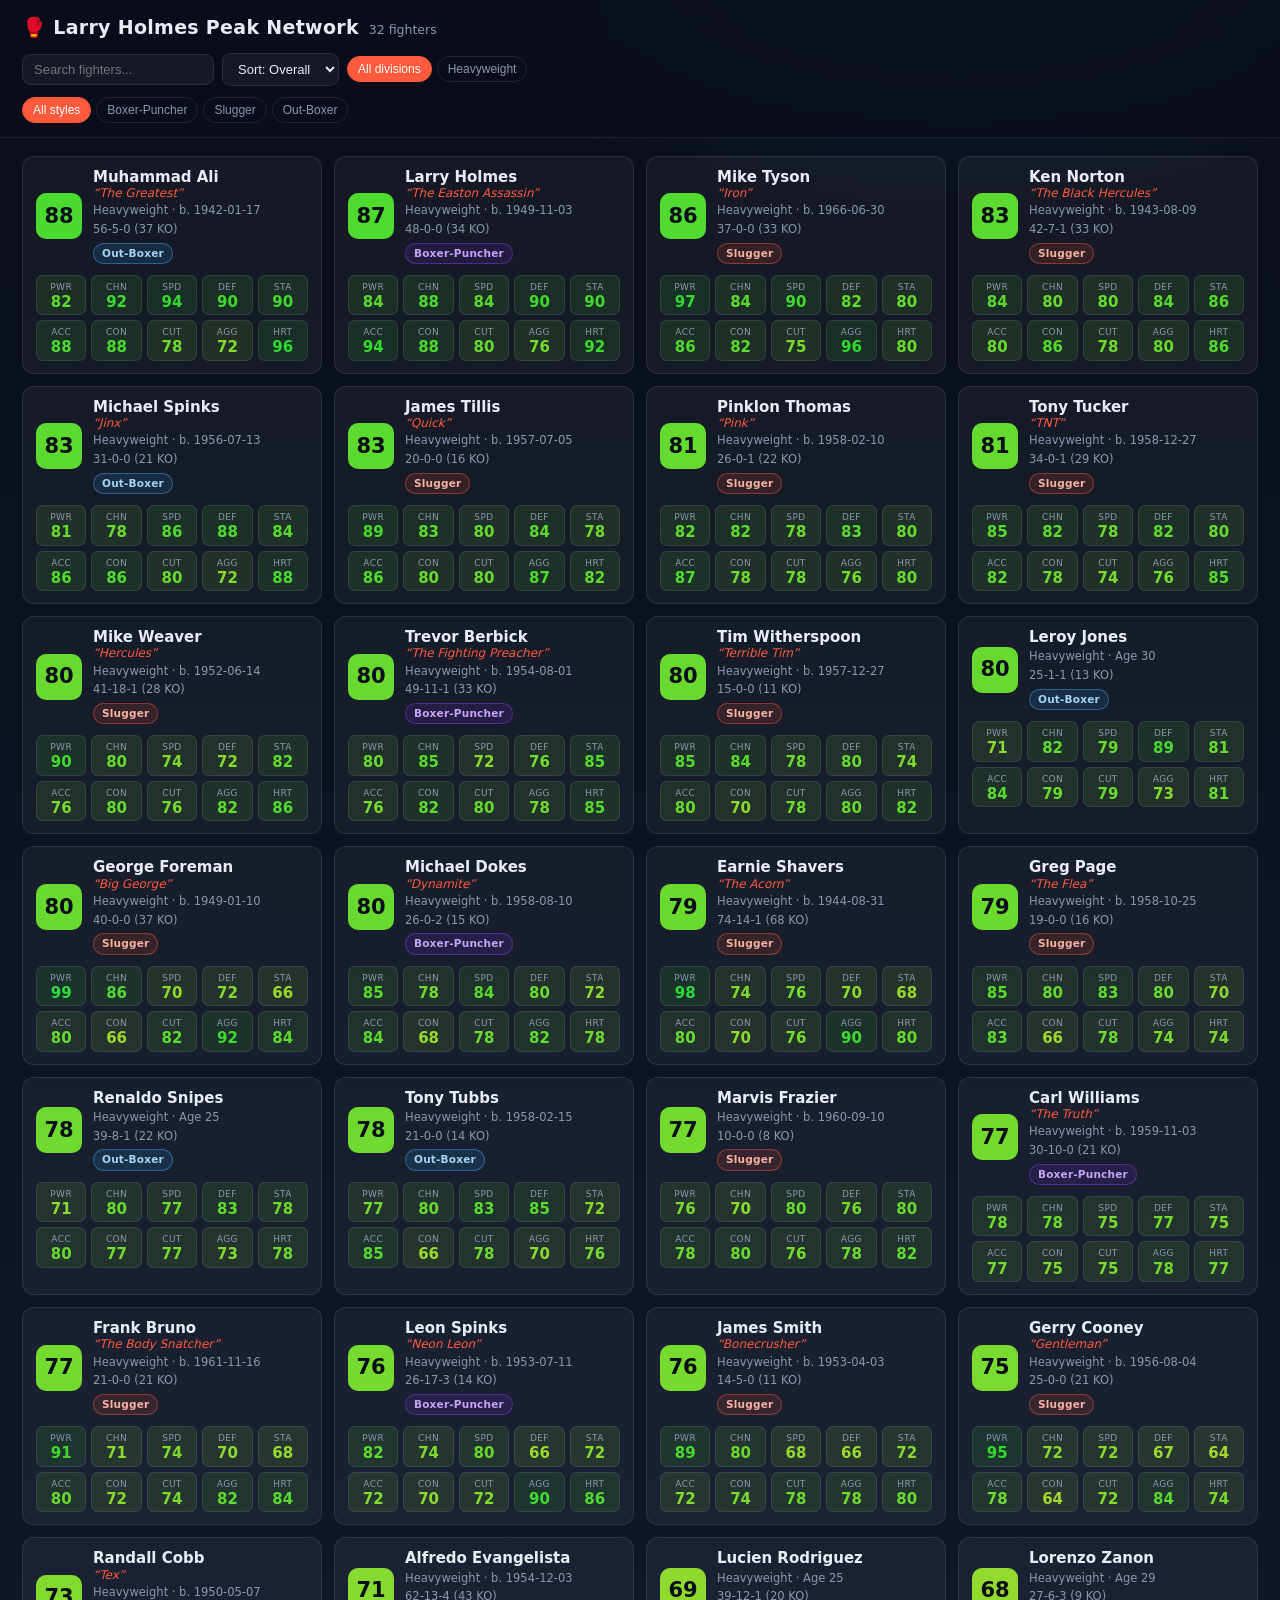
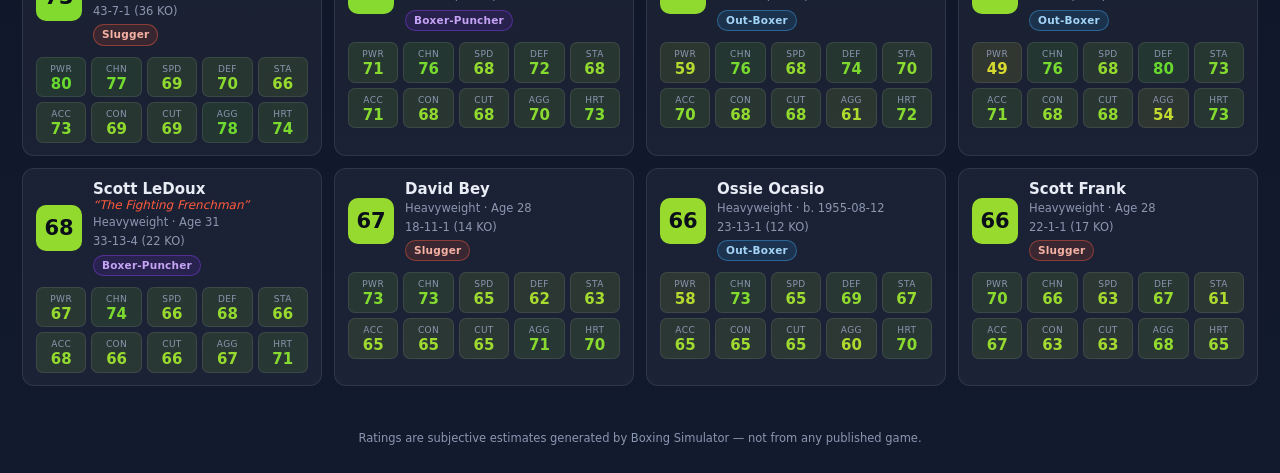
<file: rosters/Larry-Holmes-Peak-Network.html>
<!DOCTYPE html>
<html lang="en">
<head>
<meta charset="utf-8">
<meta name="viewport" content="width=device-width, initial-scale=1">
<title>Larry Holmes Peak Network</title>
<style>
  :root {
    --bg0:#0a0e1a; --bg1:#121a2e; --card:rgba(255,255,255,.045); --line:rgba(255,255,255,.09);
    --text:#e8ecf5; --muted:#8b96b0; --accent:#ff5a3c;
  }
  * { box-sizing:border-box; }
  body {
    margin:0; color:var(--text); font:14px/1.45 system-ui,-apple-system,"Segoe UI",Roboto,sans-serif;
    background:radial-gradient(1100px 700px at 75% -10%, #1c2747 0%, transparent 60%), linear-gradient(180deg,var(--bg0),var(--bg1));
    min-height:100vh;
  }
  header {
    position:sticky; top:0; z-index:10; backdrop-filter:blur(14px);
    background:rgba(10,14,26,.74); border-bottom:1px solid var(--line); padding:14px 22px;
  }
  .title { display:flex; align-items:baseline; gap:10px; flex-wrap:wrap; }
  .title h1 { margin:0; font-size:19px; letter-spacing:.3px; }
  .title .count { color:var(--muted); font-size:12.5px; }
  .title .glove { color:var(--accent); }
  .controls { display:flex; gap:8px; flex-wrap:wrap; align-items:center; margin-top:11px; }
  input,select {
    background:rgba(255,255,255,.05); color:var(--text); border:1px solid var(--line);
    border-radius:9px; padding:7px 11px; font-size:13px; outline:none;
  }
  input { min-width:190px; }
  input:focus,select:focus { border-color:var(--accent); }
  .chips { display:flex; gap:5px; flex-wrap:wrap; }
  .chip {
    cursor:pointer; padding:5px 10px; border-radius:999px; border:1px solid var(--line);
    background:transparent; color:var(--muted); font-size:12px; transition:.15s;
  }
  .chip:hover { color:var(--text); }
  .chip.active { background:var(--accent); border-color:var(--accent); color:#fff; }
  main { padding:18px 22px; max-width:1500px; margin:0 auto; }
  .grid { display:grid; gap:12px; grid-template-columns:repeat(auto-fill,minmax(248px,1fr)); }

  .card {
    background:var(--card); border:1px solid var(--line); border-radius:12px; padding:12px 13px;
    transition:transform .15s, border-color .15s;
  }
  .card:hover { transform:translateY(-2px); border-color:rgba(255,90,60,.4); }
  .head { display:flex; gap:11px; align-items:center; }
  .ovr {
    flex:0 0 46px; width:46px; height:46px; border-radius:10px; display:grid; place-items:center;
    font-weight:750; font-size:21px; color:#0a0e1a; line-height:1;
  }
  .ident { min-width:0; flex:1; }
  .ident .name { font-weight:650; font-size:15px; line-height:1.15; }
  .ident .nick { color:var(--accent); font-size:12px; font-style:italic; line-height:1.2; }
  .ident .sub { color:var(--muted); font-size:11.5px; margin-top:2px; }
  .style { display:inline-block; margin-top:5px; padding:2px 8px; border-radius:999px;
    font-size:10.5px; font-weight:600; letter-spacing:.2px; cursor:help; }

  .tiles { display:grid; grid-template-columns:repeat(5,1fr); gap:5px; margin-top:11px; }
  .tile {
    border:1px solid var(--line); border-radius:7px; padding:5px 0 4px; text-align:center;
    background:var(--tc, rgba(255,255,255,.03));
  }
  .tile .k { display:block; font-size:9px; color:var(--muted); letter-spacing:.4px; }
  .tile .v { display:block; font-size:15px; font-weight:700; font-variant-numeric:tabular-nums; line-height:1.1; }

  .empty { color:var(--muted); text-align:center; padding:50px; }
  footer { color:var(--muted); font-size:11.5px; text-align:center; padding:26px; }
</style>
</head>
<body>
<header>
  <div class="title">
    <h1><span class="glove">&#129354;</span> Larry Holmes Peak Network</h1>
    <span class="count" id="count"></span>
  </div>
  <div class="controls">
    <input id="search" type="search" placeholder="Search fighters...">
    <select id="sort">
      <option value="overall">Sort: Overall</option>
      <option value="name">Sort: Name</option>
      <option value="age">Sort: Age</option>
      <option value="power">Sort: Power</option>
      <option value="speed">Sort: Speed</option>
    </select>
    <div class="chips" id="chips"></div>
  </div>
  <div class="controls"><div class="chips" id="styleChips"></div></div>
</header>
<main><div class="grid" id="grid"></div></main>
<footer>Ratings are subjective estimates generated by Boxing Simulator &mdash; not from any published game.</footer>

<script>
const FIGHTERS = [{"name":"Larry Holmes","nickname":"The Easton Assassin","division":"Heavyweight","age":32,"dob":"1949-11-03","record":"48-0-0 (34 KO)","overall":87,"style":"Boxer-Puncher","styleDesc":"Blends real boxing skill with genuine pop \u2014 adaptable.","stats":[{"a":"PWR","t":"Power","v":84},{"a":"CHN","t":"Chin","v":88},{"a":"SPD","t":"Speed","v":84},{"a":"DEF","t":"Defense","v":90},{"a":"STA","t":"Stamina","v":90},{"a":"ACC","t":"Accuracy","v":94},{"a":"CON","t":"Conditioning","v":88},{"a":"CUT","t":"Cut Resist","v":80},{"a":"AGG","t":"Aggression","v":76},{"a":"HRT","t":"Heart","v":92}]},{"name":"Ken Norton","nickname":"The Black Hercules","division":"Heavyweight","age":33,"dob":"1943-08-09","record":"42-7-1 (33 KO)","overall":83,"style":"Slugger","styleDesc":"Huge power and comes to end it; defense is an afterthought.","stats":[{"a":"PWR","t":"Power","v":84},{"a":"CHN","t":"Chin","v":80},{"a":"SPD","t":"Speed","v":80},{"a":"DEF","t":"Defense","v":84},{"a":"STA","t":"Stamina","v":86},{"a":"ACC","t":"Accuracy","v":80},{"a":"CON","t":"Conditioning","v":86},{"a":"CUT","t":"Cut Resist","v":78},{"a":"AGG","t":"Aggression","v":80},{"a":"HRT","t":"Heart","v":86}]},{"name":"Mike Weaver","nickname":"Hercules","division":"Heavyweight","age":27,"dob":"1952-06-14","record":"41-18-1 (28 KO)","overall":80,"style":"Slugger","styleDesc":"Huge power and comes to end it; defense is an afterthought.","stats":[{"a":"PWR","t":"Power","v":90},{"a":"CHN","t":"Chin","v":80},{"a":"SPD","t":"Speed","v":74},{"a":"DEF","t":"Defense","v":72},{"a":"STA","t":"Stamina","v":82},{"a":"ACC","t":"Accuracy","v":76},{"a":"CON","t":"Conditioning","v":80},{"a":"CUT","t":"Cut Resist","v":76},{"a":"AGG","t":"Aggression","v":82},{"a":"HRT","t":"Heart","v":86}]},{"name":"Earnie Shavers","nickname":"The Acorn","division":"Heavyweight","age":34,"dob":"1944-08-31","record":"74-14-1 (68 KO)","overall":79,"style":"Slugger","styleDesc":"Huge power and comes to end it; defense is an afterthought.","stats":[{"a":"PWR","t":"Power","v":98},{"a":"CHN","t":"Chin","v":74},{"a":"SPD","t":"Speed","v":76},{"a":"DEF","t":"Defense","v":70},{"a":"STA","t":"Stamina","v":68},{"a":"ACC","t":"Accuracy","v":80},{"a":"CON","t":"Conditioning","v":70},{"a":"CUT","t":"Cut Resist","v":76},{"a":"AGG","t":"Aggression","v":90},{"a":"HRT","t":"Heart","v":80}]},{"name":"Muhammad Ali","nickname":"The Greatest","division":"Heavyweight","age":28,"dob":"1942-01-17","record":"56-5-0 (37 KO)","overall":88,"style":"Out-Boxer","styleDesc":"Fights at range behind the jab; movement and accuracy over power.","stats":[{"a":"PWR","t":"Power","v":82},{"a":"CHN","t":"Chin","v":92},{"a":"SPD","t":"Speed","v":94},{"a":"DEF","t":"Defense","v":90},{"a":"STA","t":"Stamina","v":90},{"a":"ACC","t":"Accuracy","v":88},{"a":"CON","t":"Conditioning","v":88},{"a":"CUT","t":"Cut Resist","v":78},{"a":"AGG","t":"Aggression","v":72},{"a":"HRT","t":"Heart","v":96}]},{"name":"Trevor Berbick","nickname":"The Fighting Preacher","division":"Heavyweight","age":27,"dob":"1954-08-01","record":"49-11-1 (33 KO)","overall":80,"style":"Boxer-Puncher","styleDesc":"Blends real boxing skill with genuine pop \u2014 adaptable.","stats":[{"a":"PWR","t":"Power","v":80},{"a":"CHN","t":"Chin","v":85},{"a":"SPD","t":"Speed","v":72},{"a":"DEF","t":"Defense","v":76},{"a":"STA","t":"Stamina","v":85},{"a":"ACC","t":"Accuracy","v":76},{"a":"CON","t":"Conditioning","v":82},{"a":"CUT","t":"Cut Resist","v":80},{"a":"AGG","t":"Aggression","v":78},{"a":"HRT","t":"Heart","v":85}]},{"name":"Leon Spinks","nickname":"Neon Leon","division":"Heavyweight","age":28,"dob":"1953-07-11","record":"26-17-3 (14 KO)","overall":76,"style":"Boxer-Puncher","styleDesc":"Blends real boxing skill with genuine pop \u2014 adaptable.","stats":[{"a":"PWR","t":"Power","v":82},{"a":"CHN","t":"Chin","v":74},{"a":"SPD","t":"Speed","v":80},{"a":"DEF","t":"Defense","v":66},{"a":"STA","t":"Stamina","v":72},{"a":"ACC","t":"Accuracy","v":72},{"a":"CON","t":"Conditioning","v":70},{"a":"CUT","t":"Cut Resist","v":72},{"a":"AGG","t":"Aggression","v":90},{"a":"HRT","t":"Heart","v":86}]},{"name":"Gerry Cooney","nickname":"Gentleman","division":"Heavyweight","age":25,"dob":"1956-08-04","record":"25-0-0 (21 KO)","overall":75,"style":"Slugger","styleDesc":"Huge power and comes to end it; defense is an afterthought.","stats":[{"a":"PWR","t":"Power","v":95},{"a":"CHN","t":"Chin","v":72},{"a":"SPD","t":"Speed","v":72},{"a":"DEF","t":"Defense","v":67},{"a":"STA","t":"Stamina","v":64},{"a":"ACC","t":"Accuracy","v":78},{"a":"CON","t":"Conditioning","v":64},{"a":"CUT","t":"Cut Resist","v":72},{"a":"AGG","t":"Aggression","v":84},{"a":"HRT","t":"Heart","v":74}]},{"name":"Tim Witherspoon","nickname":"Terrible Tim","division":"Heavyweight","age":25,"dob":"1957-12-27","record":"15-0-0 (11 KO)","overall":80,"style":"Slugger","styleDesc":"Huge power and comes to end it; defense is an afterthought.","stats":[{"a":"PWR","t":"Power","v":85},{"a":"CHN","t":"Chin","v":84},{"a":"SPD","t":"Speed","v":78},{"a":"DEF","t":"Defense","v":80},{"a":"STA","t":"Stamina","v":74},{"a":"ACC","t":"Accuracy","v":80},{"a":"CON","t":"Conditioning","v":70},{"a":"CUT","t":"Cut Resist","v":78},{"a":"AGG","t":"Aggression","v":80},{"a":"HRT","t":"Heart","v":82}]},{"name":"Marvis Frazier","nickname":null,"division":"Heavyweight","age":23,"dob":"1960-09-10","record":"10-0-0 (8 KO)","overall":77,"style":"Slugger","styleDesc":"Huge power and comes to end it; defense is an afterthought.","stats":[{"a":"PWR","t":"Power","v":76},{"a":"CHN","t":"Chin","v":70},{"a":"SPD","t":"Speed","v":80},{"a":"DEF","t":"Defense","v":76},{"a":"STA","t":"Stamina","v":80},{"a":"ACC","t":"Accuracy","v":78},{"a":"CON","t":"Conditioning","v":80},{"a":"CUT","t":"Cut Resist","v":76},{"a":"AGG","t":"Aggression","v":78},{"a":"HRT","t":"Heart","v":82}]},{"name":"James Smith","nickname":"Bonecrusher","division":"Heavyweight","age":31,"dob":"1953-04-03","record":"14-5-0 (11 KO)","overall":76,"style":"Slugger","styleDesc":"Huge power and comes to end it; defense is an afterthought.","stats":[{"a":"PWR","t":"Power","v":89},{"a":"CHN","t":"Chin","v":80},{"a":"SPD","t":"Speed","v":68},{"a":"DEF","t":"Defense","v":66},{"a":"STA","t":"Stamina","v":72},{"a":"ACC","t":"Accuracy","v":72},{"a":"CON","t":"Conditioning","v":74},{"a":"CUT","t":"Cut Resist","v":78},{"a":"AGG","t":"Aggression","v":78},{"a":"HRT","t":"Heart","v":80}]},{"name":"Alfredo Evangelista","nickname":null,"division":"Heavyweight","age":24,"dob":"1954-12-03","record":"62-13-4 (43 KO)","overall":71,"style":"Boxer-Puncher","styleDesc":"Blends real boxing skill with genuine pop \u2014 adaptable.","stats":[{"a":"PWR","t":"Power","v":71},{"a":"CHN","t":"Chin","v":76},{"a":"SPD","t":"Speed","v":68},{"a":"DEF","t":"Defense","v":72},{"a":"STA","t":"Stamina","v":68},{"a":"ACC","t":"Accuracy","v":71},{"a":"CON","t":"Conditioning","v":68},{"a":"CUT","t":"Cut Resist","v":68},{"a":"AGG","t":"Aggression","v":70},{"a":"HRT","t":"Heart","v":73}]},{"name":"Ossie Ocasio","nickname":null,"division":"Heavyweight","age":23,"dob":"1955-08-12","record":"23-13-1 (12 KO)","overall":66,"style":"Out-Boxer","styleDesc":"Fights at range behind the jab; movement and accuracy over power.","stats":[{"a":"PWR","t":"Power","v":58},{"a":"CHN","t":"Chin","v":73},{"a":"SPD","t":"Speed","v":65},{"a":"DEF","t":"Defense","v":69},{"a":"STA","t":"Stamina","v":67},{"a":"ACC","t":"Accuracy","v":65},{"a":"CON","t":"Conditioning","v":65},{"a":"CUT","t":"Cut Resist","v":65},{"a":"AGG","t":"Aggression","v":60},{"a":"HRT","t":"Heart","v":70}]},{"name":"Lorenzo Zanon","nickname":null,"division":"Heavyweight","age":29,"dob":null,"record":"27-6-3 (9 KO)","overall":68,"style":"Out-Boxer","styleDesc":"Fights at range behind the jab; movement and accuracy over power.","stats":[{"a":"PWR","t":"Power","v":49},{"a":"CHN","t":"Chin","v":76},{"a":"SPD","t":"Speed","v":68},{"a":"DEF","t":"Defense","v":80},{"a":"STA","t":"Stamina","v":73},{"a":"ACC","t":"Accuracy","v":71},{"a":"CON","t":"Conditioning","v":68},{"a":"CUT","t":"Cut Resist","v":68},{"a":"AGG","t":"Aggression","v":54},{"a":"HRT","t":"Heart","v":73}]},{"name":"Leroy Jones","nickname":null,"division":"Heavyweight","age":30,"dob":null,"record":"25-1-1 (13 KO)","overall":80,"style":"Out-Boxer","styleDesc":"Fights at range behind the jab; movement and accuracy over power.","stats":[{"a":"PWR","t":"Power","v":71},{"a":"CHN","t":"Chin","v":82},{"a":"SPD","t":"Speed","v":79},{"a":"DEF","t":"Defense","v":89},{"a":"STA","t":"Stamina","v":81},{"a":"ACC","t":"Accuracy","v":84},{"a":"CON","t":"Conditioning","v":79},{"a":"CUT","t":"Cut Resist","v":79},{"a":"AGG","t":"Aggression","v":73},{"a":"HRT","t":"Heart","v":81}]},{"name":"Scott LeDoux","nickname":"The Fighting Frenchman","division":"Heavyweight","age":31,"dob":null,"record":"33-13-4 (22 KO)","overall":68,"style":"Boxer-Puncher","styleDesc":"Blends real boxing skill with genuine pop \u2014 adaptable.","stats":[{"a":"PWR","t":"Power","v":67},{"a":"CHN","t":"Chin","v":74},{"a":"SPD","t":"Speed","v":66},{"a":"DEF","t":"Defense","v":68},{"a":"STA","t":"Stamina","v":66},{"a":"ACC","t":"Accuracy","v":68},{"a":"CON","t":"Conditioning","v":66},{"a":"CUT","t":"Cut Resist","v":66},{"a":"AGG","t":"Aggression","v":67},{"a":"HRT","t":"Heart","v":71}]},{"name":"Renaldo Snipes","nickname":null,"division":"Heavyweight","age":25,"dob":null,"record":"39-8-1 (22 KO)","overall":78,"style":"Out-Boxer","styleDesc":"Fights at range behind the jab; movement and accuracy over power.","stats":[{"a":"PWR","t":"Power","v":71},{"a":"CHN","t":"Chin","v":80},{"a":"SPD","t":"Speed","v":77},{"a":"DEF","t":"Defense","v":83},{"a":"STA","t":"Stamina","v":78},{"a":"ACC","t":"Accuracy","v":80},{"a":"CON","t":"Conditioning","v":77},{"a":"CUT","t":"Cut Resist","v":77},{"a":"AGG","t":"Aggression","v":73},{"a":"HRT","t":"Heart","v":78}]},{"name":"Randall Cobb","nickname":"Tex","division":"Heavyweight","age":28,"dob":"1950-05-07","record":"43-7-1 (36 KO)","overall":73,"style":"Slugger","styleDesc":"Huge power and comes to end it; defense is an afterthought.","stats":[{"a":"PWR","t":"Power","v":80},{"a":"CHN","t":"Chin","v":77},{"a":"SPD","t":"Speed","v":69},{"a":"DEF","t":"Defense","v":70},{"a":"STA","t":"Stamina","v":66},{"a":"ACC","t":"Accuracy","v":73},{"a":"CON","t":"Conditioning","v":69},{"a":"CUT","t":"Cut Resist","v":69},{"a":"AGG","t":"Aggression","v":78},{"a":"HRT","t":"Heart","v":74}]},{"name":"Lucien Rodriguez","nickname":null,"division":"Heavyweight","age":25,"dob":null,"record":"39-12-1 (20 KO)","overall":69,"style":"Out-Boxer","styleDesc":"Fights at range behind the jab; movement and accuracy over power.","stats":[{"a":"PWR","t":"Power","v":59},{"a":"CHN","t":"Chin","v":76},{"a":"SPD","t":"Speed","v":68},{"a":"DEF","t":"Defense","v":74},{"a":"STA","t":"Stamina","v":70},{"a":"ACC","t":"Accuracy","v":70},{"a":"CON","t":"Conditioning","v":68},{"a":"CUT","t":"Cut Resist","v":68},{"a":"AGG","t":"Aggression","v":61},{"a":"HRT","t":"Heart","v":72}]},{"name":"Scott Frank","nickname":null,"division":"Heavyweight","age":28,"dob":null,"record":"22-1-1 (17 KO)","overall":66,"style":"Slugger","styleDesc":"Huge power and comes to end it; defense is an afterthought.","stats":[{"a":"PWR","t":"Power","v":70},{"a":"CHN","t":"Chin","v":66},{"a":"SPD","t":"Speed","v":63},{"a":"DEF","t":"Defense","v":67},{"a":"STA","t":"Stamina","v":61},{"a":"ACC","t":"Accuracy","v":67},{"a":"CON","t":"Conditioning","v":63},{"a":"CUT","t":"Cut Resist","v":63},{"a":"AGG","t":"Aggression","v":68},{"a":"HRT","t":"Heart","v":65}]},{"name":"David Bey","nickname":null,"division":"Heavyweight","age":28,"dob":null,"record":"18-11-1 (14 KO)","overall":67,"style":"Slugger","styleDesc":"Huge power and comes to end it; defense is an afterthought.","stats":[{"a":"PWR","t":"Power","v":73},{"a":"CHN","t":"Chin","v":73},{"a":"SPD","t":"Speed","v":65},{"a":"DEF","t":"Defense","v":62},{"a":"STA","t":"Stamina","v":63},{"a":"ACC","t":"Accuracy","v":65},{"a":"CON","t":"Conditioning","v":65},{"a":"CUT","t":"Cut Resist","v":65},{"a":"AGG","t":"Aggression","v":71},{"a":"HRT","t":"Heart","v":70}]},{"name":"Carl Williams","nickname":"The Truth","division":"Heavyweight","age":25,"dob":"1959-11-03","record":"30-10-0 (21 KO)","overall":77,"style":"Boxer-Puncher","styleDesc":"Blends real boxing skill with genuine pop \u2014 adaptable.","stats":[{"a":"PWR","t":"Power","v":78},{"a":"CHN","t":"Chin","v":78},{"a":"SPD","t":"Speed","v":75},{"a":"DEF","t":"Defense","v":77},{"a":"STA","t":"Stamina","v":75},{"a":"ACC","t":"Accuracy","v":77},{"a":"CON","t":"Conditioning","v":75},{"a":"CUT","t":"Cut Resist","v":75},{"a":"AGG","t":"Aggression","v":78},{"a":"HRT","t":"Heart","v":77}]},{"name":"Mike Tyson","nickname":"Iron","division":"Heavyweight","age":22,"dob":"1966-06-30","record":"37-0-0 (33 KO)","overall":86,"style":"Slugger","styleDesc":"Huge power and comes to end it; defense is an afterthought.","stats":[{"a":"PWR","t":"Power","v":97},{"a":"CHN","t":"Chin","v":84},{"a":"SPD","t":"Speed","v":90},{"a":"DEF","t":"Defense","v":82},{"a":"STA","t":"Stamina","v":80},{"a":"ACC","t":"Accuracy","v":86},{"a":"CON","t":"Conditioning","v":82},{"a":"CUT","t":"Cut Resist","v":75},{"a":"AGG","t":"Aggression","v":96},{"a":"HRT","t":"Heart","v":80}]},{"name":"Michael Spinks","nickname":"Jinx","division":"Heavyweight","age":31,"dob":"1956-07-13","record":"31-0-0 (21 KO)","overall":83,"style":"Out-Boxer","styleDesc":"Fights at range behind the jab; movement and accuracy over power.","stats":[{"a":"PWR","t":"Power","v":81},{"a":"CHN","t":"Chin","v":78},{"a":"SPD","t":"Speed","v":86},{"a":"DEF","t":"Defense","v":88},{"a":"STA","t":"Stamina","v":84},{"a":"ACC","t":"Accuracy","v":86},{"a":"CON","t":"Conditioning","v":86},{"a":"CUT","t":"Cut Resist","v":80},{"a":"AGG","t":"Aggression","v":72},{"a":"HRT","t":"Heart","v":88}]},{"name":"George Foreman","nickname":"Big George","division":"Heavyweight","age":25,"dob":"1949-01-10","record":"40-0-0 (37 KO)","overall":80,"style":"Slugger","styleDesc":"Huge power and comes to end it; defense is an afterthought.","stats":[{"a":"PWR","t":"Power","v":99},{"a":"CHN","t":"Chin","v":86},{"a":"SPD","t":"Speed","v":70},{"a":"DEF","t":"Defense","v":72},{"a":"STA","t":"Stamina","v":66},{"a":"ACC","t":"Accuracy","v":80},{"a":"CON","t":"Conditioning","v":66},{"a":"CUT","t":"Cut Resist","v":82},{"a":"AGG","t":"Aggression","v":92},{"a":"HRT","t":"Heart","v":84}]},{"name":"Frank Bruno","nickname":"The Body Snatcher","division":"Heavyweight","age":22,"dob":"1961-11-16","record":"21-0-0 (21 KO)","overall":77,"style":"Slugger","styleDesc":"Huge power and comes to end it; defense is an afterthought.","stats":[{"a":"PWR","t":"Power","v":91},{"a":"CHN","t":"Chin","v":71},{"a":"SPD","t":"Speed","v":74},{"a":"DEF","t":"Defense","v":70},{"a":"STA","t":"Stamina","v":68},{"a":"ACC","t":"Accuracy","v":80},{"a":"CON","t":"Conditioning","v":72},{"a":"CUT","t":"Cut Resist","v":74},{"a":"AGG","t":"Aggression","v":82},{"a":"HRT","t":"Heart","v":84}]},{"name":"Pinklon Thomas","nickname":"Pink","division":"Heavyweight","age":26,"dob":"1958-02-10","record":"26-0-1 (22 KO)","overall":81,"style":"Slugger","styleDesc":"Huge power and comes to end it; defense is an afterthought.","stats":[{"a":"PWR","t":"Power","v":82},{"a":"CHN","t":"Chin","v":82},{"a":"SPD","t":"Speed","v":78},{"a":"DEF","t":"Defense","v":83},{"a":"STA","t":"Stamina","v":80},{"a":"ACC","t":"Accuracy","v":87},{"a":"CON","t":"Conditioning","v":78},{"a":"CUT","t":"Cut Resist","v":78},{"a":"AGG","t":"Aggression","v":76},{"a":"HRT","t":"Heart","v":80}]},{"name":"Greg Page","nickname":"The Flea","division":"Heavyweight","age":23,"dob":"1958-10-25","record":"19-0-0 (16 KO)","overall":79,"style":"Slugger","styleDesc":"Huge power and comes to end it; defense is an afterthought.","stats":[{"a":"PWR","t":"Power","v":85},{"a":"CHN","t":"Chin","v":80},{"a":"SPD","t":"Speed","v":83},{"a":"DEF","t":"Defense","v":80},{"a":"STA","t":"Stamina","v":70},{"a":"ACC","t":"Accuracy","v":83},{"a":"CON","t":"Conditioning","v":66},{"a":"CUT","t":"Cut Resist","v":78},{"a":"AGG","t":"Aggression","v":74},{"a":"HRT","t":"Heart","v":74}]},{"name":"Michael Dokes","nickname":"Dynamite","division":"Heavyweight","age":24,"dob":"1958-08-10","record":"26-0-2 (15 KO)","overall":80,"style":"Boxer-Puncher","styleDesc":"Blends real boxing skill with genuine pop \u2014 adaptable.","stats":[{"a":"PWR","t":"Power","v":85},{"a":"CHN","t":"Chin","v":78},{"a":"SPD","t":"Speed","v":84},{"a":"DEF","t":"Defense","v":80},{"a":"STA","t":"Stamina","v":72},{"a":"ACC","t":"Accuracy","v":84},{"a":"CON","t":"Conditioning","v":68},{"a":"CUT","t":"Cut Resist","v":78},{"a":"AGG","t":"Aggression","v":82},{"a":"HRT","t":"Heart","v":78}]},{"name":"Tony Tucker","nickname":"TNT","division":"Heavyweight","age":28,"dob":"1958-12-27","record":"34-0-1 (29 KO)","overall":81,"style":"Slugger","styleDesc":"Huge power and comes to end it; defense is an afterthought.","stats":[{"a":"PWR","t":"Power","v":85},{"a":"CHN","t":"Chin","v":82},{"a":"SPD","t":"Speed","v":78},{"a":"DEF","t":"Defense","v":82},{"a":"STA","t":"Stamina","v":80},{"a":"ACC","t":"Accuracy","v":82},{"a":"CON","t":"Conditioning","v":78},{"a":"CUT","t":"Cut Resist","v":74},{"a":"AGG","t":"Aggression","v":76},{"a":"HRT","t":"Heart","v":85}]},{"name":"Tony Tubbs","nickname":null,"division":"Heavyweight","age":26,"dob":"1958-02-15","record":"21-0-0 (14 KO)","overall":78,"style":"Out-Boxer","styleDesc":"Fights at range behind the jab; movement and accuracy over power.","stats":[{"a":"PWR","t":"Power","v":77},{"a":"CHN","t":"Chin","v":80},{"a":"SPD","t":"Speed","v":83},{"a":"DEF","t":"Defense","v":85},{"a":"STA","t":"Stamina","v":72},{"a":"ACC","t":"Accuracy","v":85},{"a":"CON","t":"Conditioning","v":66},{"a":"CUT","t":"Cut Resist","v":78},{"a":"AGG","t":"Aggression","v":70},{"a":"HRT","t":"Heart","v":76}]},{"name":"James Tillis","nickname":"Quick","division":"Heavyweight","age":24,"dob":"1957-07-05","record":"20-0-0 (16 KO)","overall":83,"style":"Slugger","styleDesc":"Huge power and comes to end it; defense is an afterthought.","stats":[{"a":"PWR","t":"Power","v":89},{"a":"CHN","t":"Chin","v":83},{"a":"SPD","t":"Speed","v":80},{"a":"DEF","t":"Defense","v":84},{"a":"STA","t":"Stamina","v":78},{"a":"ACC","t":"Accuracy","v":86},{"a":"CON","t":"Conditioning","v":80},{"a":"CUT","t":"Cut Resist","v":80},{"a":"AGG","t":"Aggression","v":87},{"a":"HRT","t":"Heart","v":82}]}];
const grid = document.getElementById('grid');
const search = document.getElementById('search');
const sortSel = document.getElementById('sort');
const chipBox = document.getElementById('chips');
const styleChipBox = document.getElementById('styleChips');
const countEl = document.getElementById('count');

let activeDivision = 'All';
let activeStyle = 'All';
const divisions = ['All', ...[...new Set(FIGHTERS.map(f => f.division))]];
const styles = ['All', ...[...new Set(FIGHTERS.map(f => f.style))]];

function makeChips(box, items, onPick, label){
  items.forEach((d, i) => {
    const c = document.createElement('button');
    c.className = 'chip' + (i === 0 ? ' active' : '');
    c.textContent = d === 'All' ? label : d;
    c.onclick = () => { onPick(d); [...box.children].forEach(x => x.classList.remove('active')); c.classList.add('active'); render(); };
    box.appendChild(c);
  });
}
makeChips(chipBox, divisions, d => activeDivision = d, 'All divisions');
makeChips(styleChipBox, styles, s => activeStyle = s, 'All styles');

const STYLE_HUE = { 'Out-Boxer':205, 'Boxer-Puncher':265, 'Slugger':10, 'Swarmer':35, 'Counter-Puncher':150 };
function styleCss(name){
  const h = STYLE_HUE[name] ?? 220;
  return `background:hsl(${h} 70% 50% / .16);border:1px solid hsl(${h} 70% 55% / .5);color:hsl(${h} 80% 80%)`;
}
function color(v){ return `hsl(${Math.round(v*1.25)} 70% 52%)`; }      // 0 red -> 100 green
function tileBg(v){ return `hsl(${Math.round(v*1.25)} 60% 45% / .14)`; }

function cardHtml(f){
  const tiles = f.stats.map(s => `
    <div class="tile" style="--tc:${tileBg(s.v)}" title="${s.t}">
      <span class="k">${s.a}</span>
      <span class="v" style="color:${color(s.v)}">${s.v}</span>
    </div>`).join('');
  const nick = f.nickname ? `<div class="nick">&ldquo;${f.nickname}&rdquo;</div>` : '';
  const born = f.dob ? `b. ${f.dob}` : `Age ${f.age}`;
  return `<div class="card">
    <div class="head">
      <div class="ovr" style="background:${color(f.overall)}">${f.overall}</div>
      <div class="ident">
        <div class="name">${f.name}</div>${nick}
        <div class="sub">${f.division} &middot; ${born}</div>
        <div class="sub">${f.record}</div>
        <span class="style" style="${styleCss(f.style)}" title="${f.styleDesc}">${f.style}</span>
      </div>
    </div>
    <div class="tiles">${tiles}</div>
  </div>`;
}

function render(){
  const q = search.value.trim().toLowerCase();
  const key = sortSel.value;
  let list = FIGHTERS.filter(f =>
    (activeDivision === 'All' || f.division === activeDivision) &&
    (activeStyle === 'All' || f.style === activeStyle) &&
    (q === '' || f.name.toLowerCase().includes(q) || (f.nickname||'').toLowerCase().includes(q) || f.style.toLowerCase().includes(q)));

  const stat = s => (f => (f.stats.find(x => x.t.toLowerCase() === s)||{}).v || 0);
  list.sort((a,b) => {
    if (key === 'name') return a.name.localeCompare(b.name);
    if (key === 'age') return a.age - b.age;
    if (key === 'power') return stat('power')(b) - stat('power')(a);
    if (key === 'speed') return stat('speed')(b) - stat('speed')(a);
    return b.overall - a.overall;
  });

  countEl.textContent = `${list.length} fighter${list.length===1?'':'s'}`;
  grid.innerHTML = list.length ? list.map(cardHtml).join('') : '<div class="empty">No fighters match.</div>';
}

search.oninput = render;
sortSel.onchange = render;
render();
</script>
</body>
</html>
</file>
